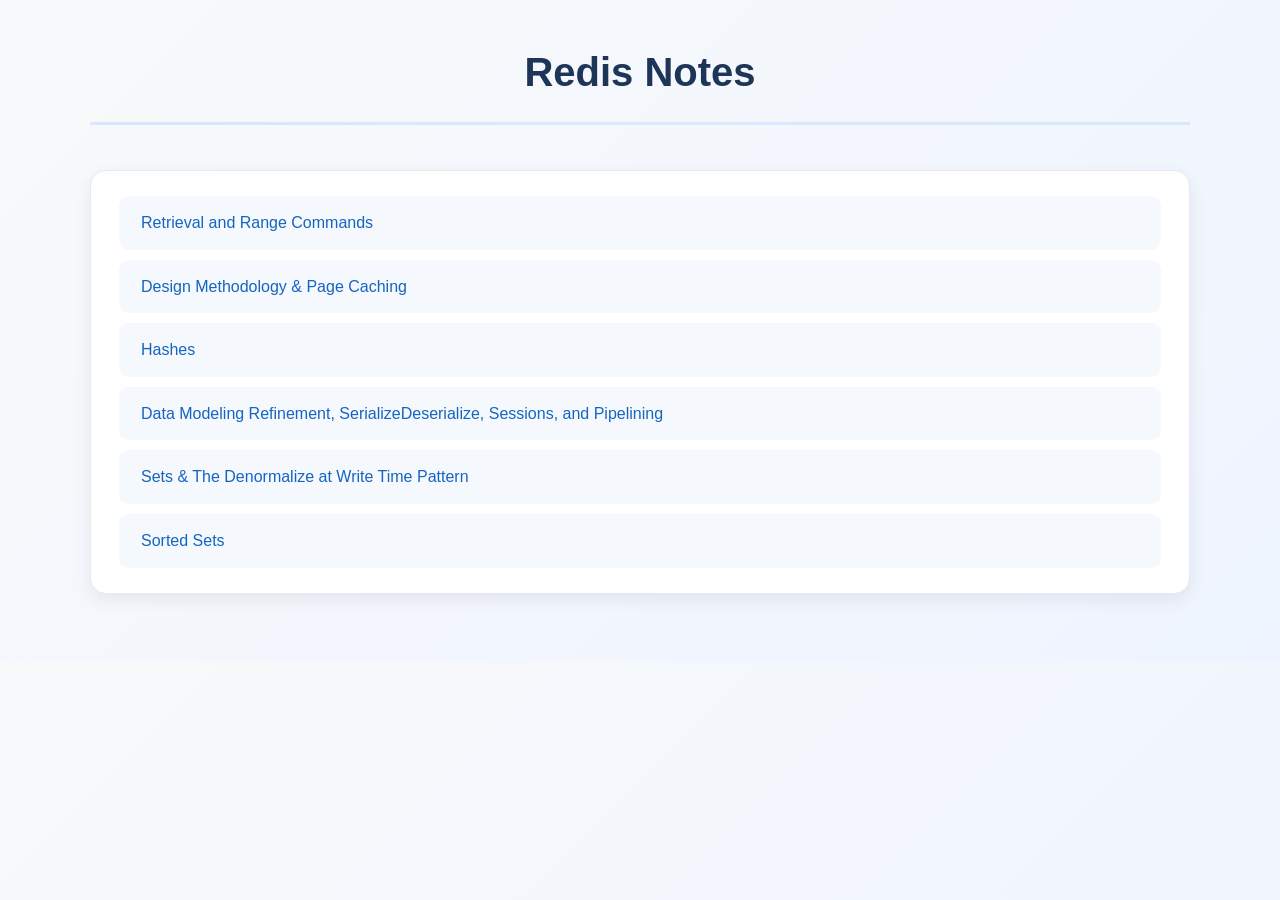
<file: index.html>
<!DOCTYPE html>
<html>
<head>
    <title>Redis Notes</title>
    <link rel="stylesheet" href="assests/style.css">
</head>
<body>

    <h1>Redis Notes</h1>

    <div class="topic">
        <ul class="subtopics">
            <li><a href="Retrieval_and_Range_Commands.html">Retrieval and Range Commands</a></li>
            <li><a href="Design_Methodology_&_Page_Caching.html">Design Methodology & Page Caching</a></li>
            <li><a href="Hashes.html">Hashes</a></li>
            <li><a href="Data Modeling Refinement, SerializeDeserialize, Sessions, and Pipelining.html">Data Modeling Refinement, SerializeDeserialize, Sessions, and Pipelining</a></li>
            <li><a href="Sets & The Denormalize at Write Time Pattern.html">Sets & The Denormalize at Write Time Pattern</a></li>
            <li><a href="Sorted Sets.html">Sorted Sets</a></li>
        </ul>
    </div>
</body>
</html>
</file>
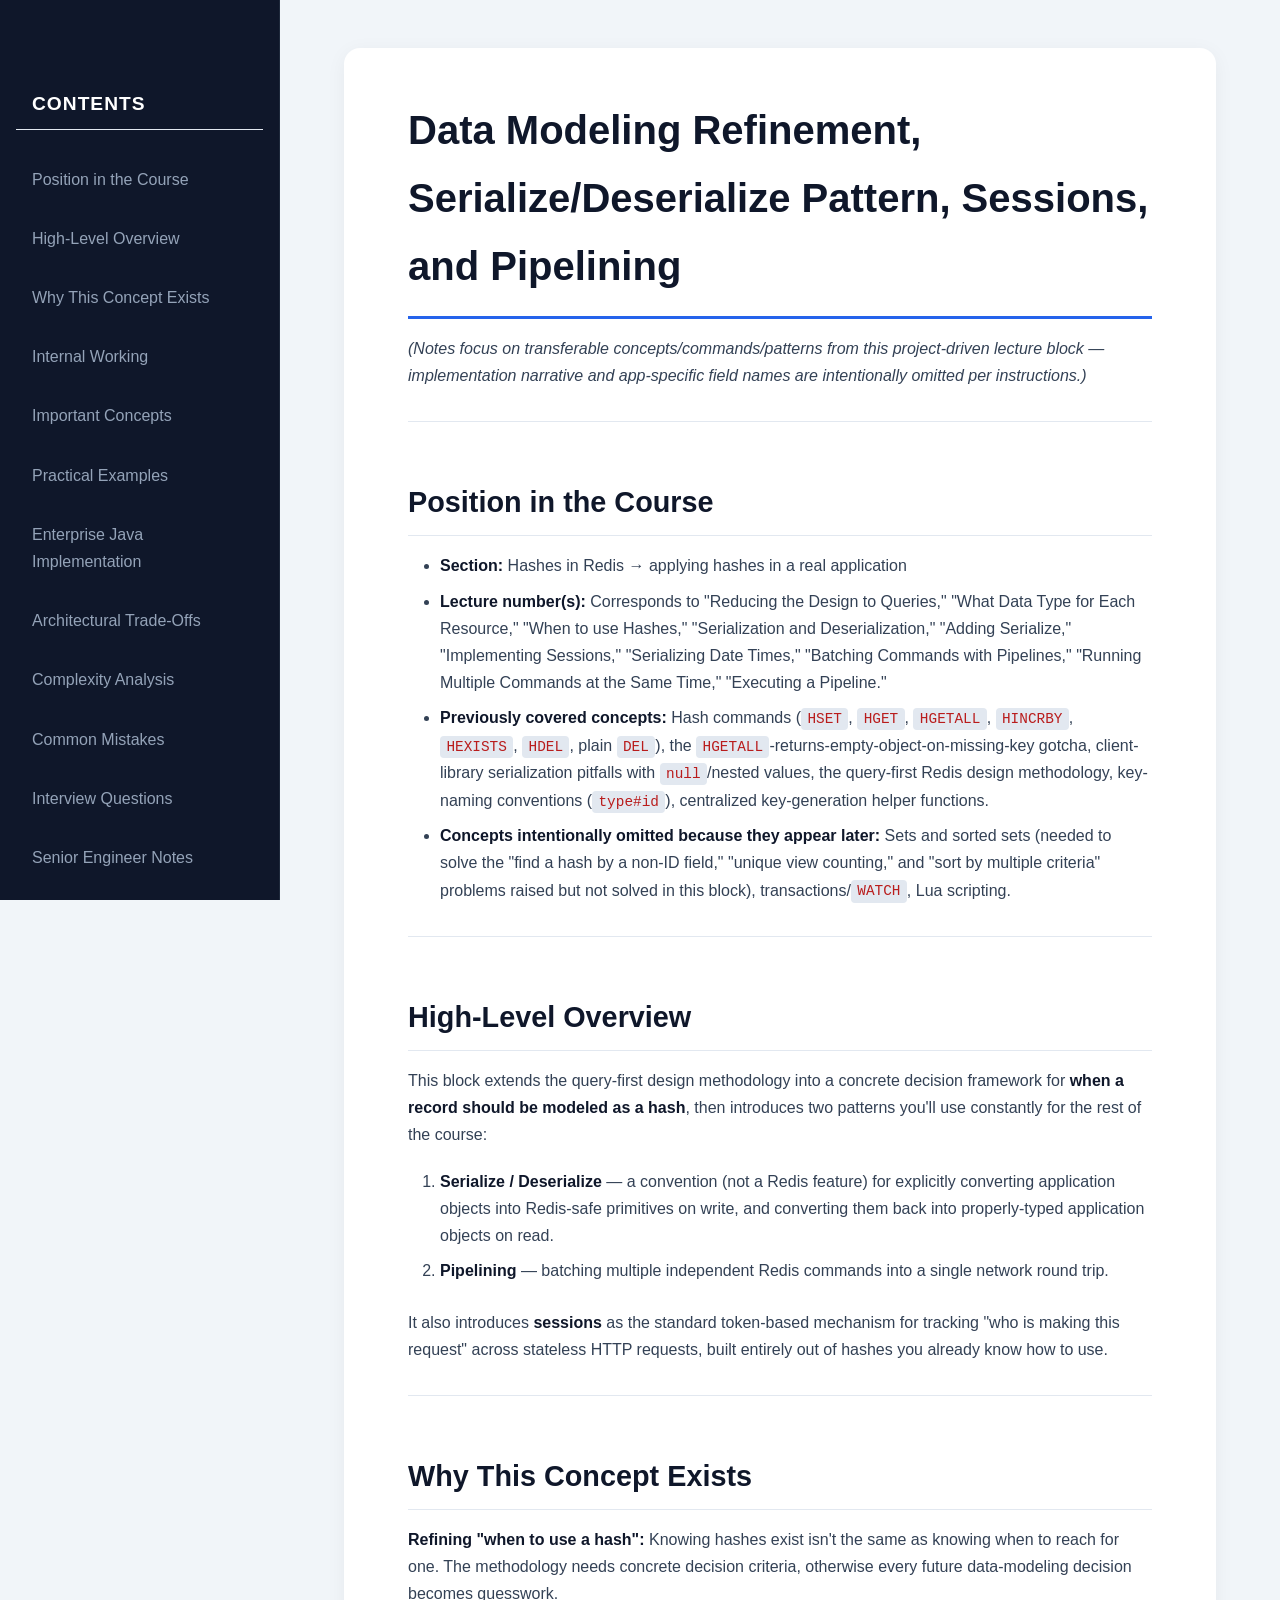
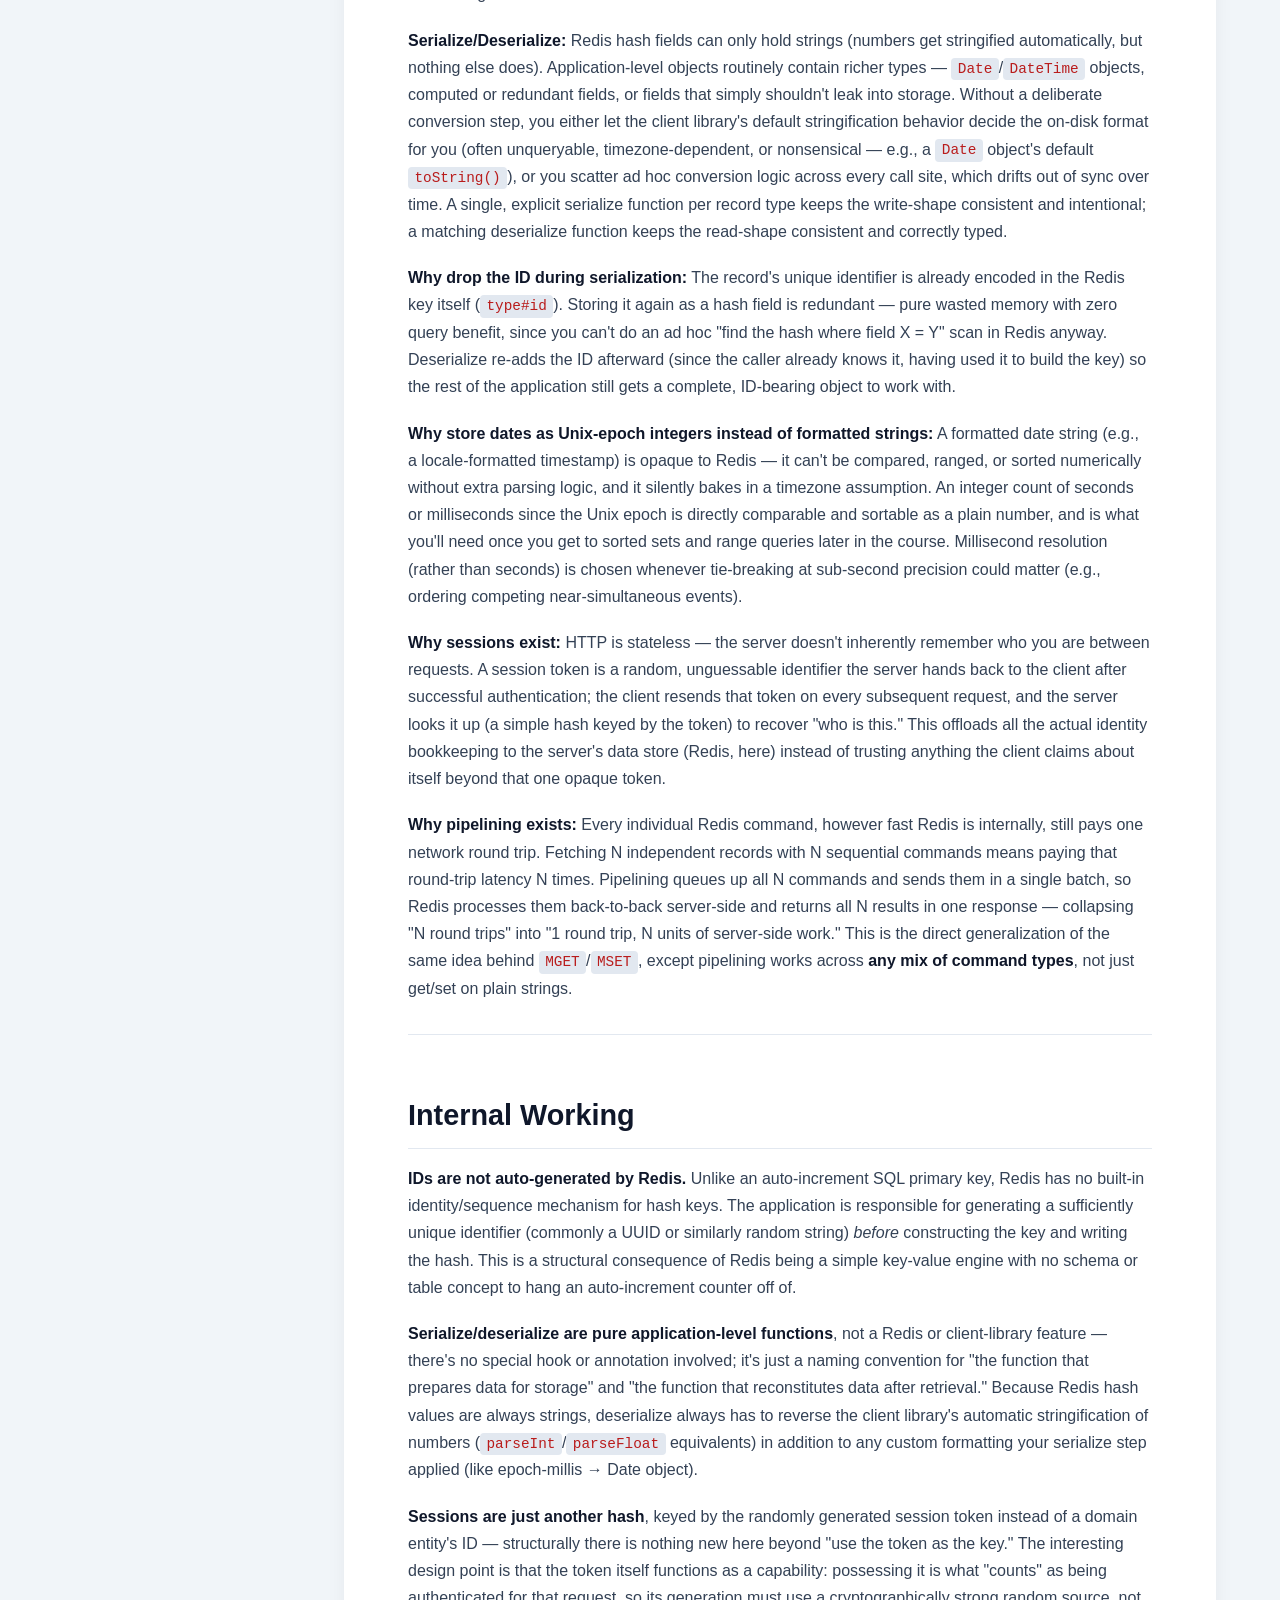
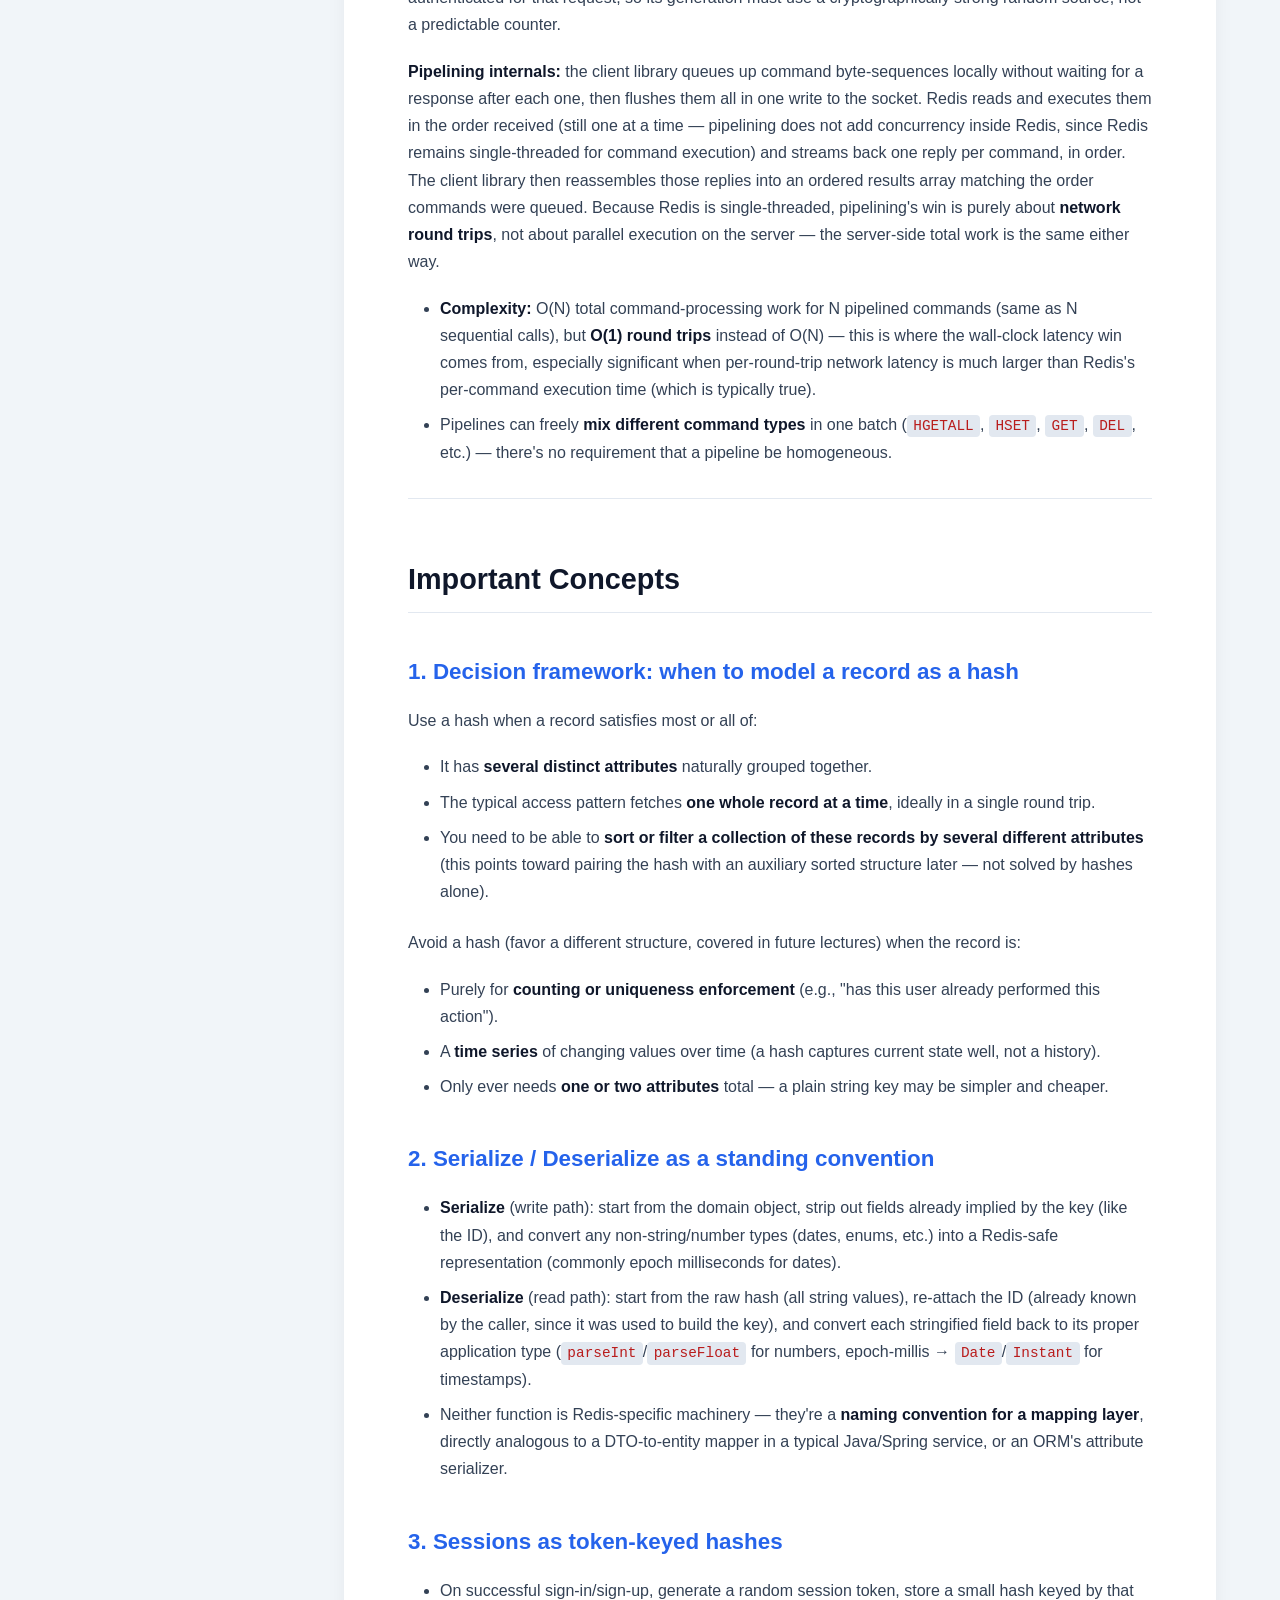
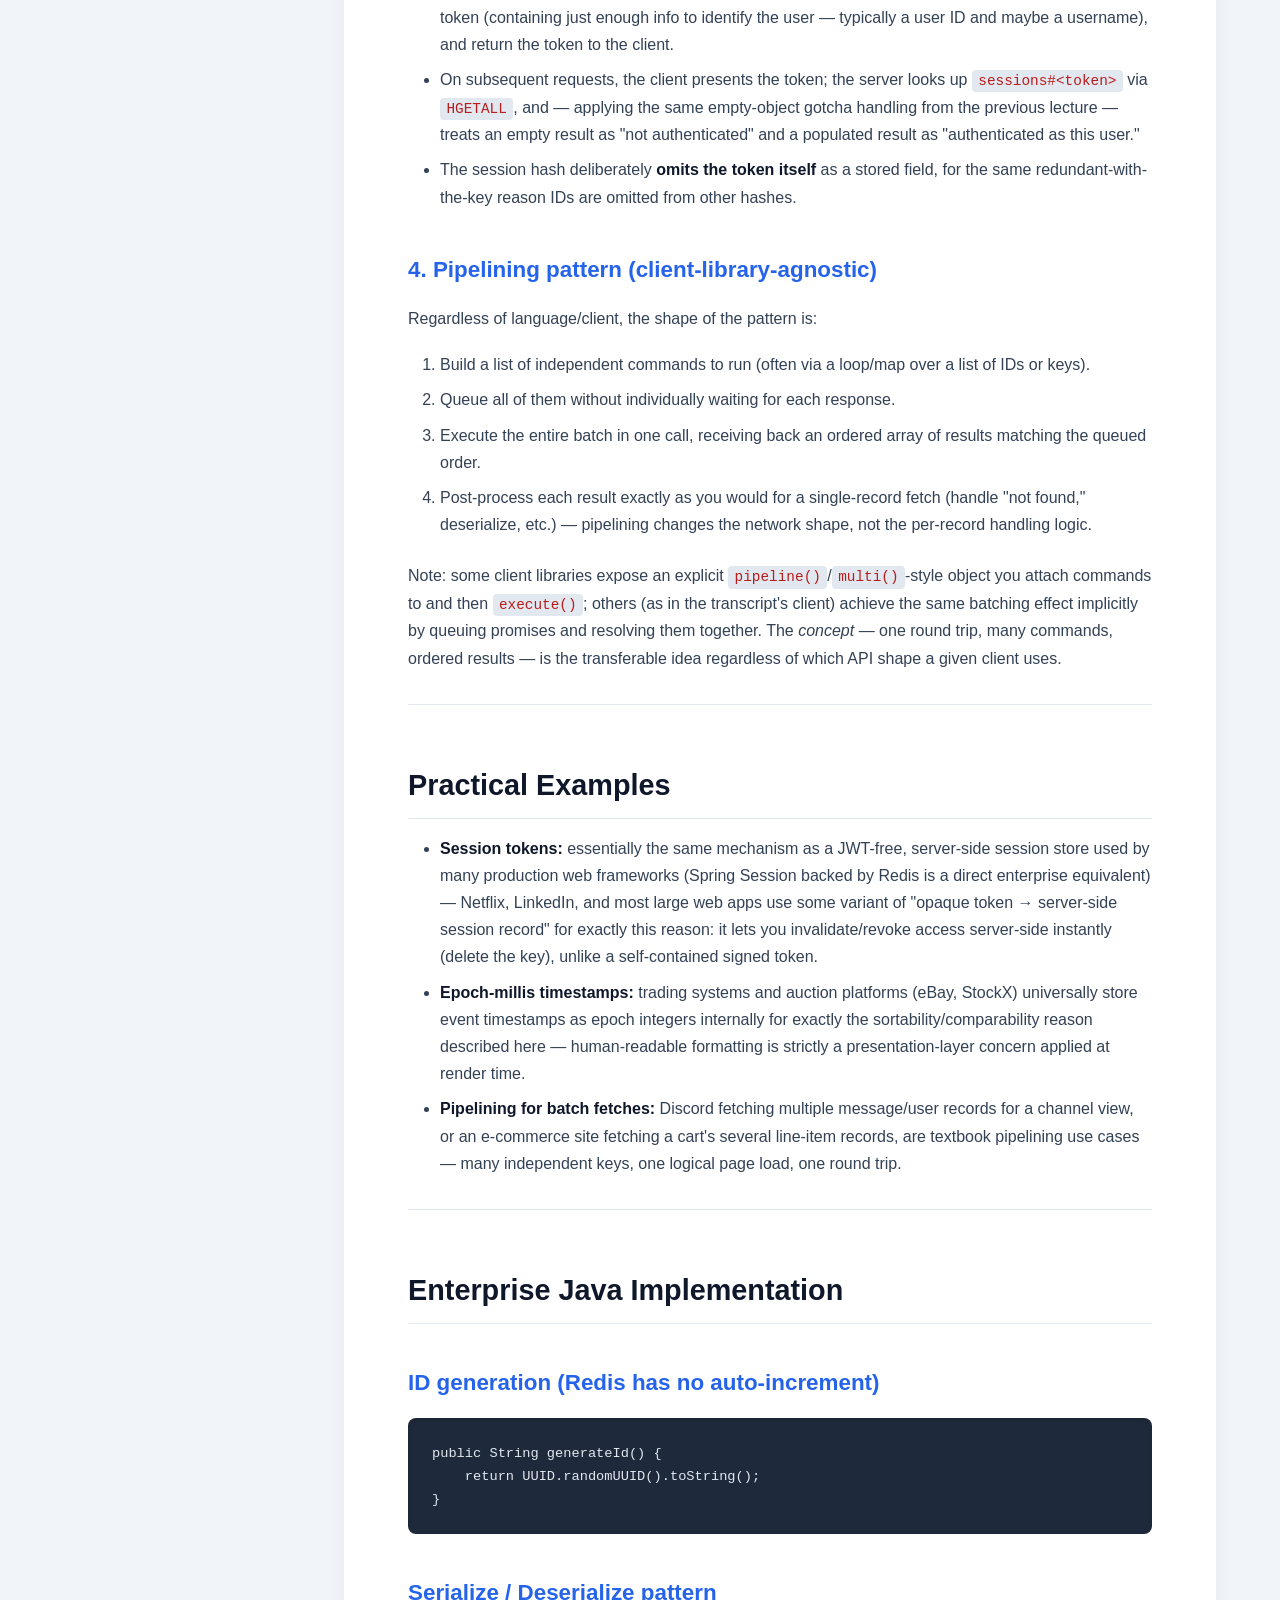
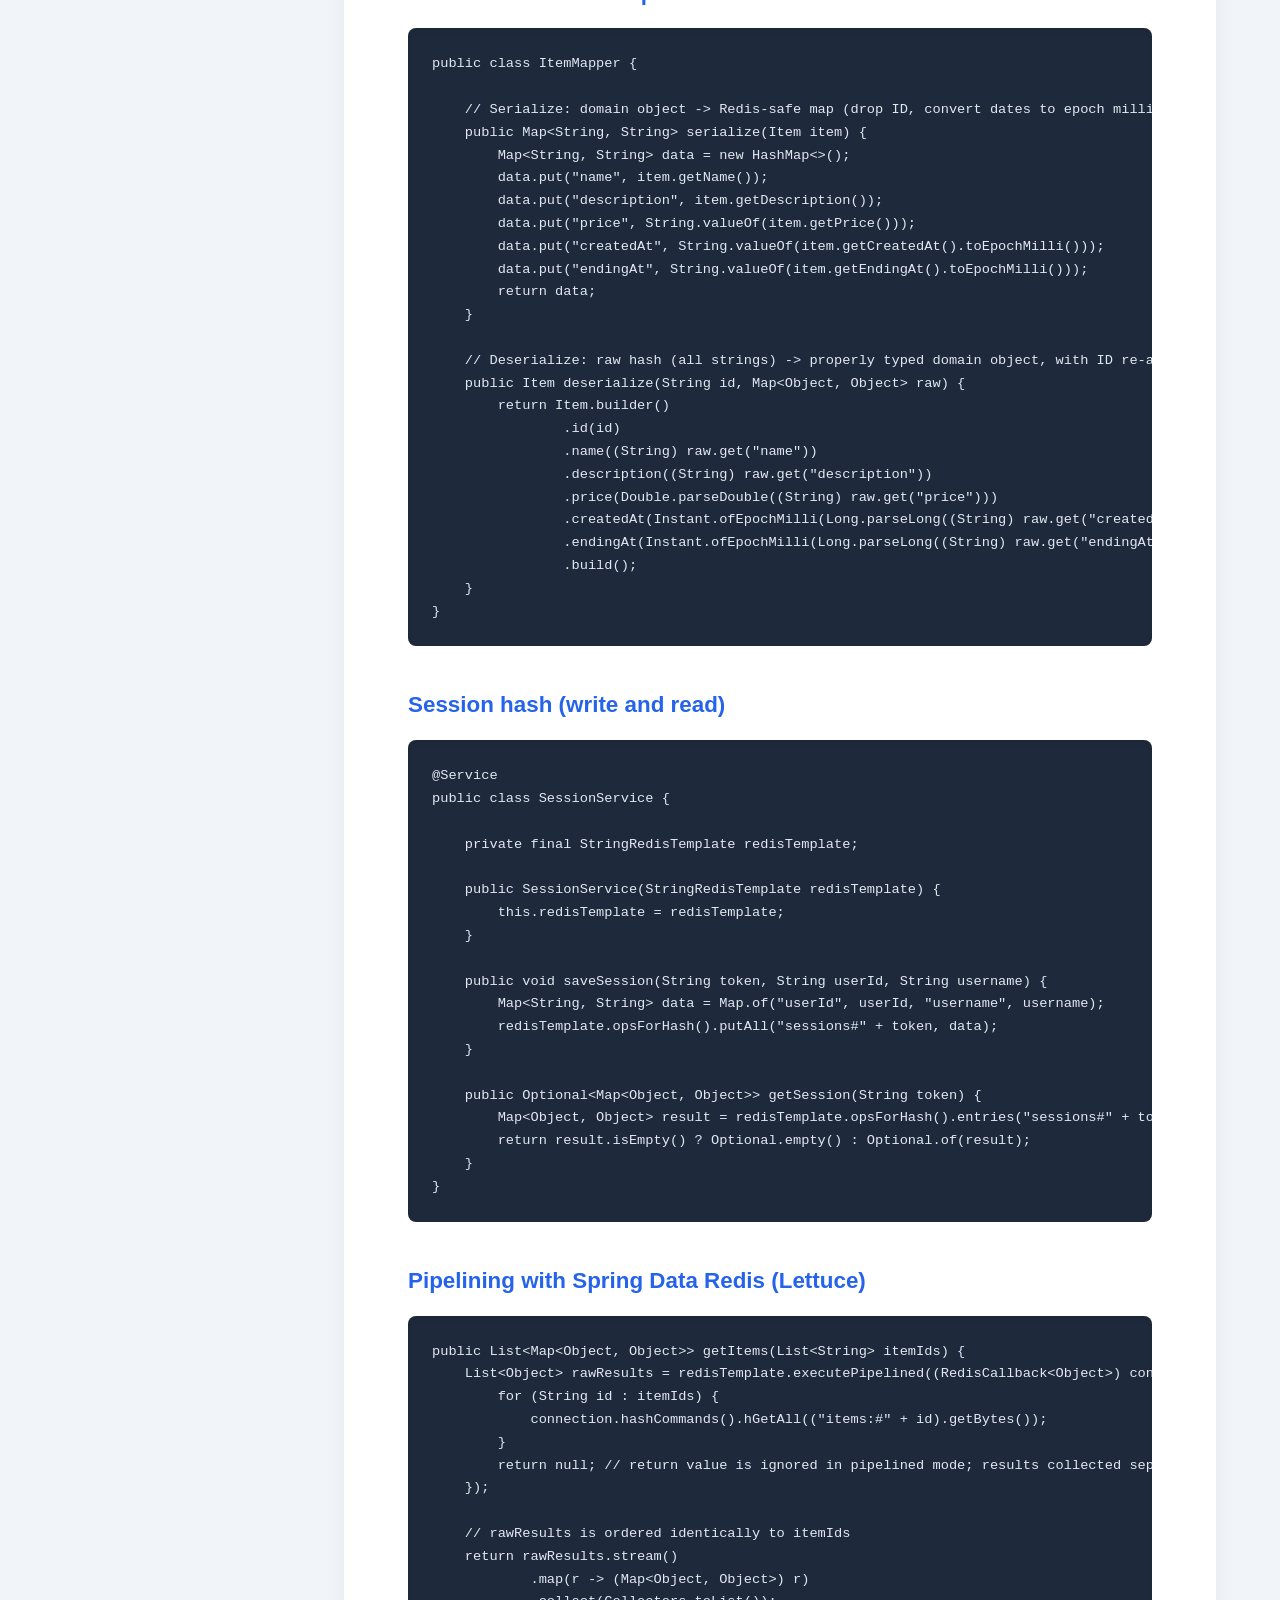
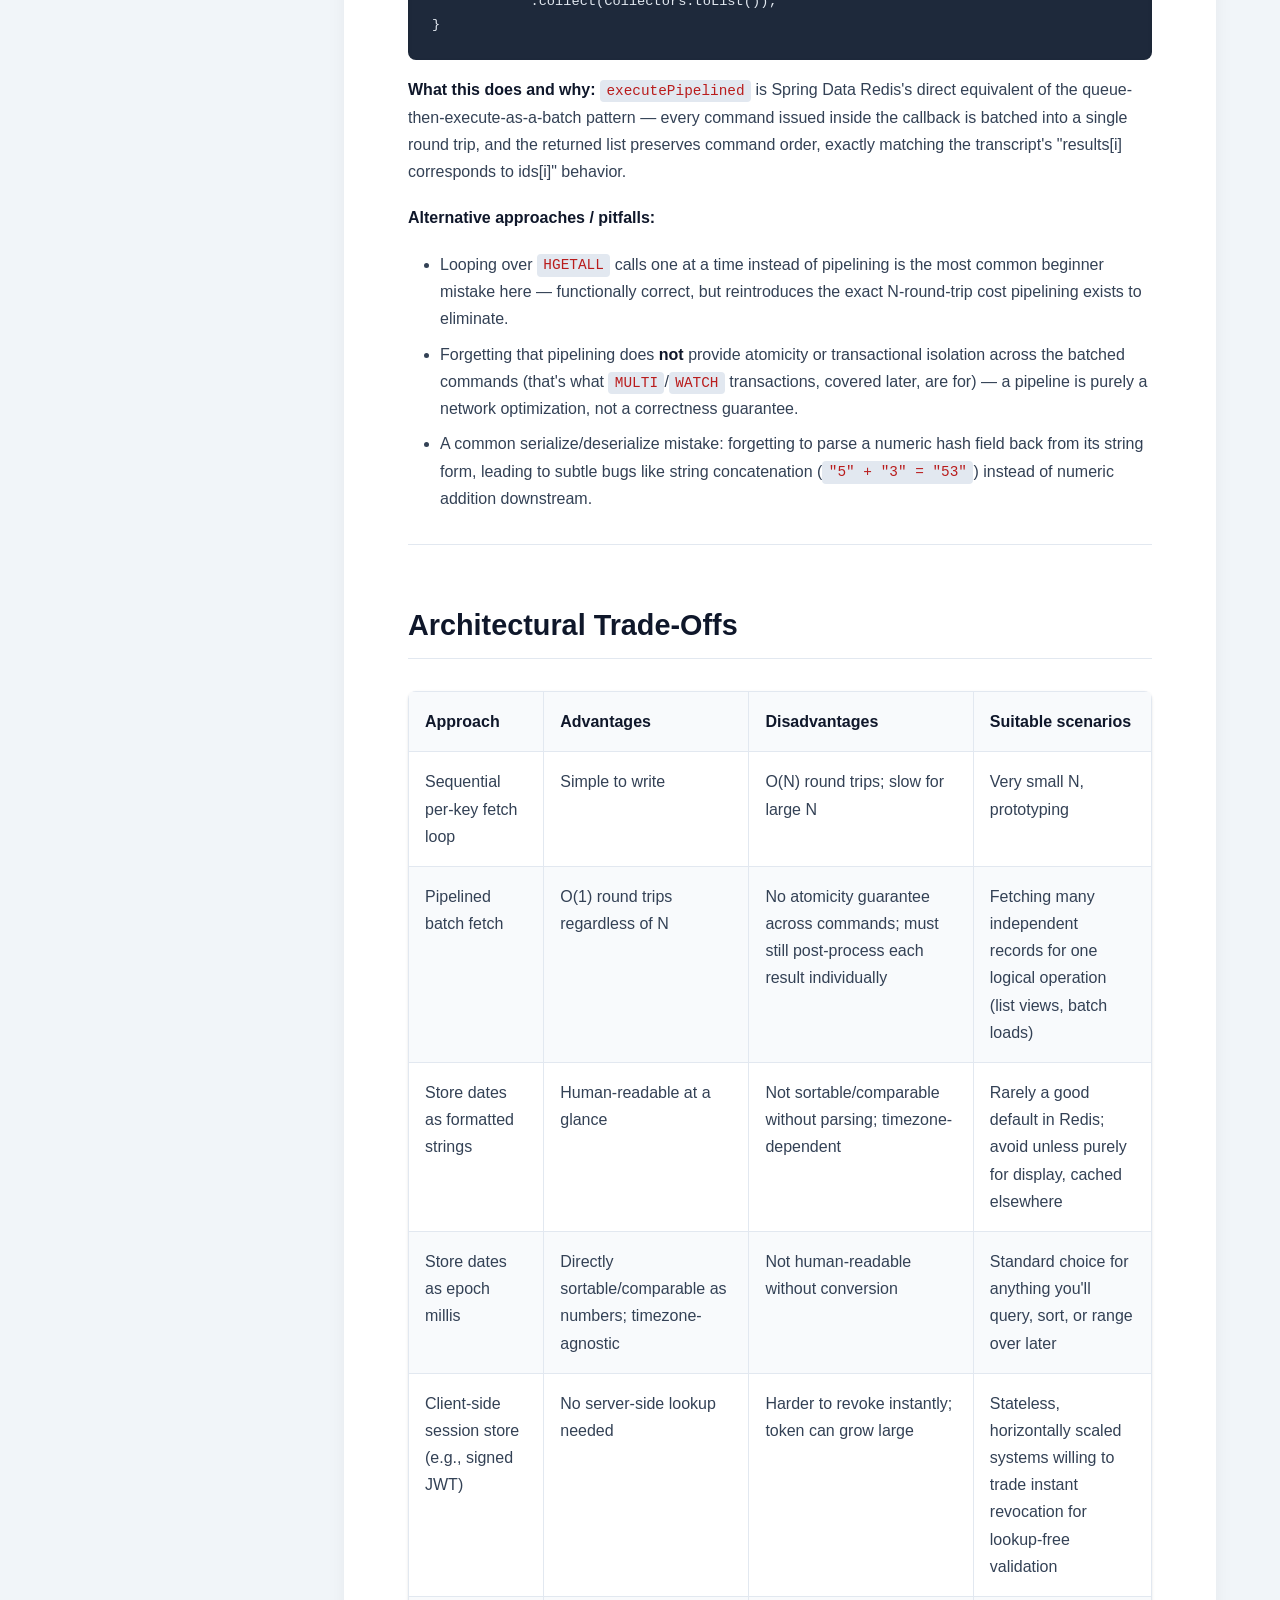
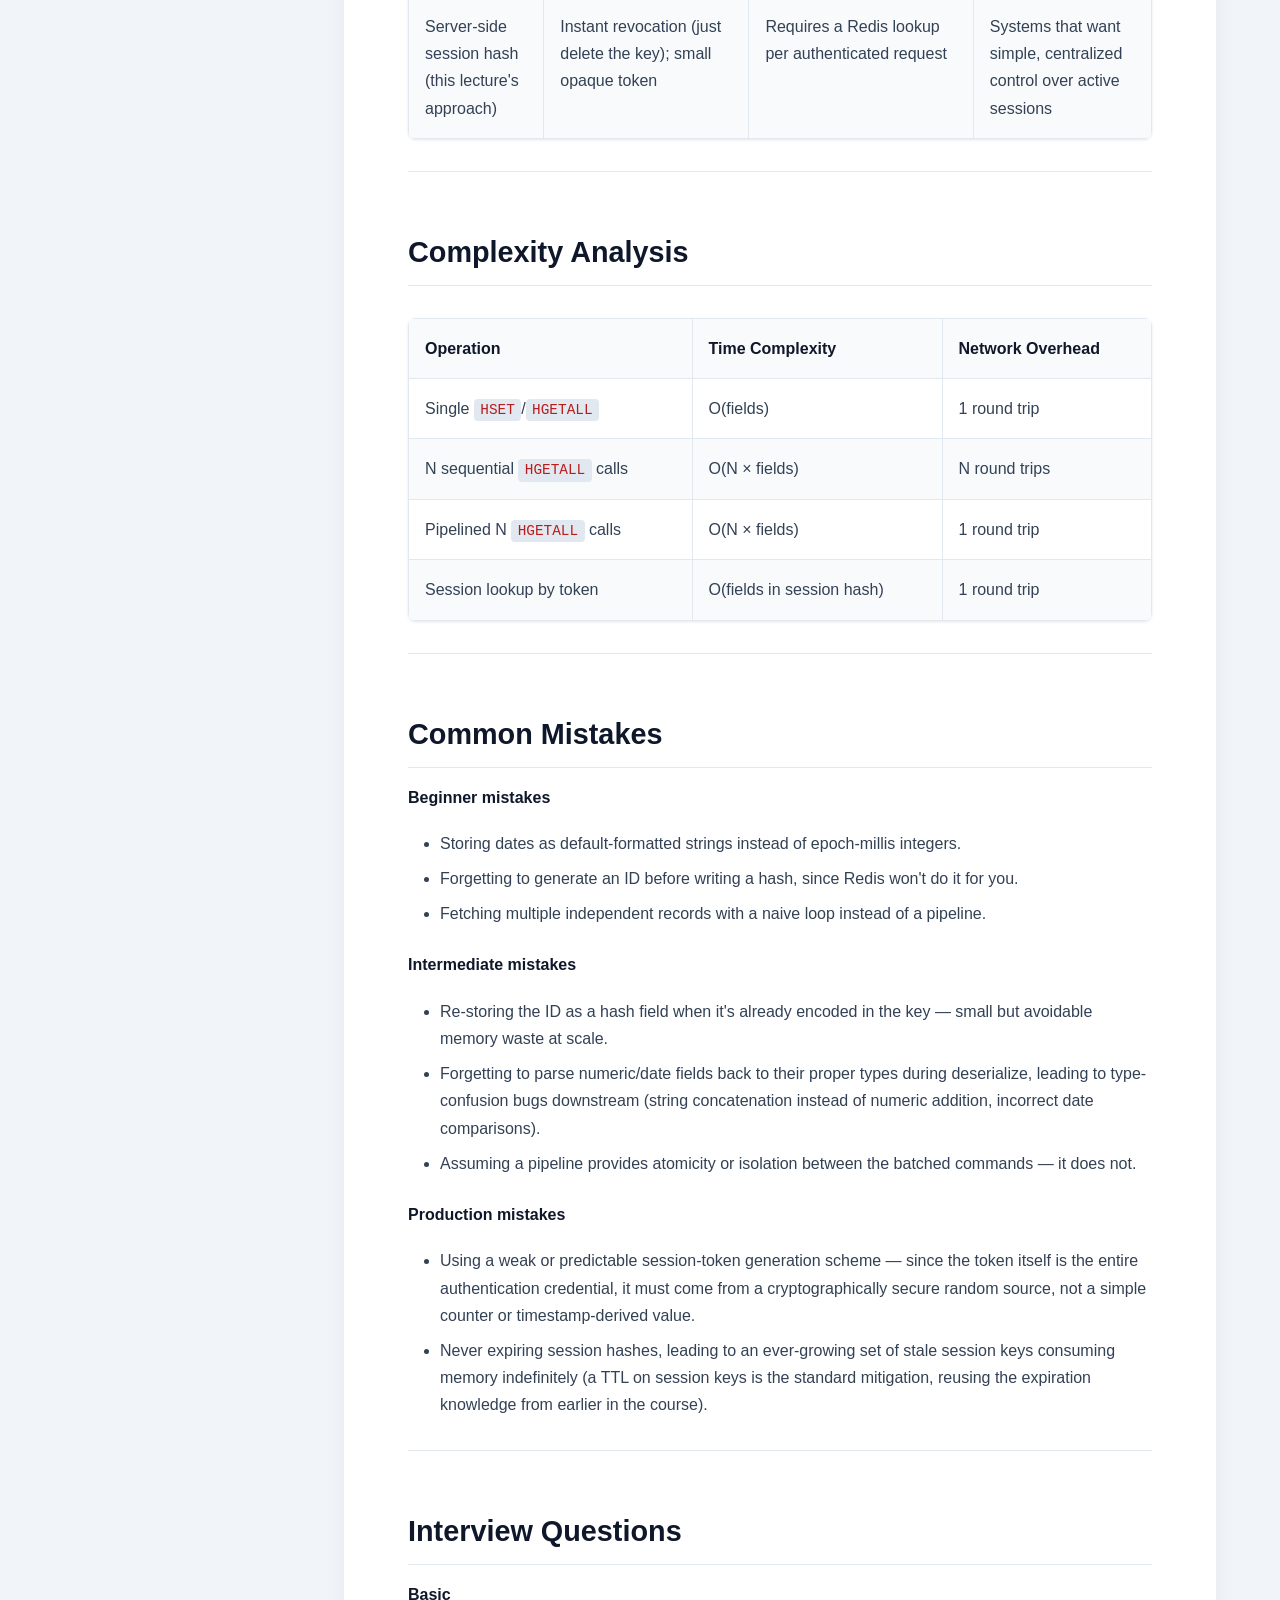
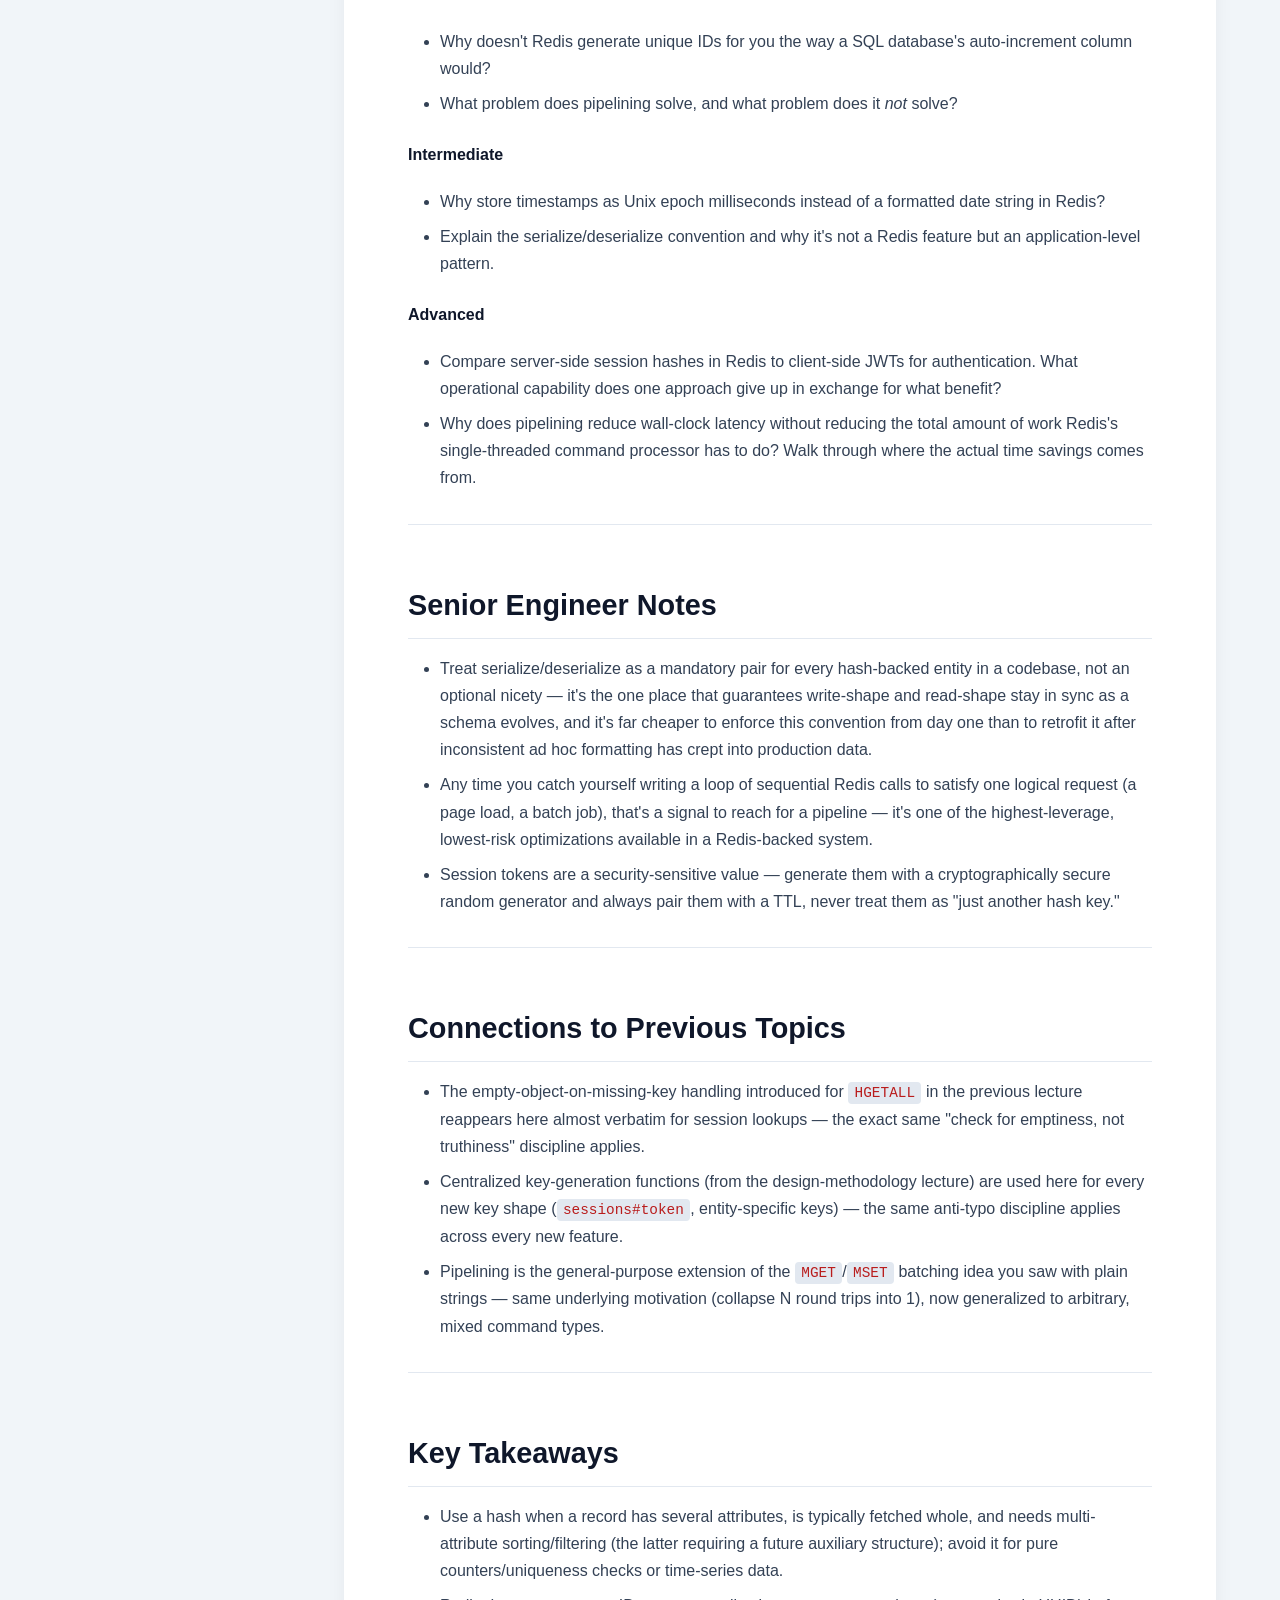
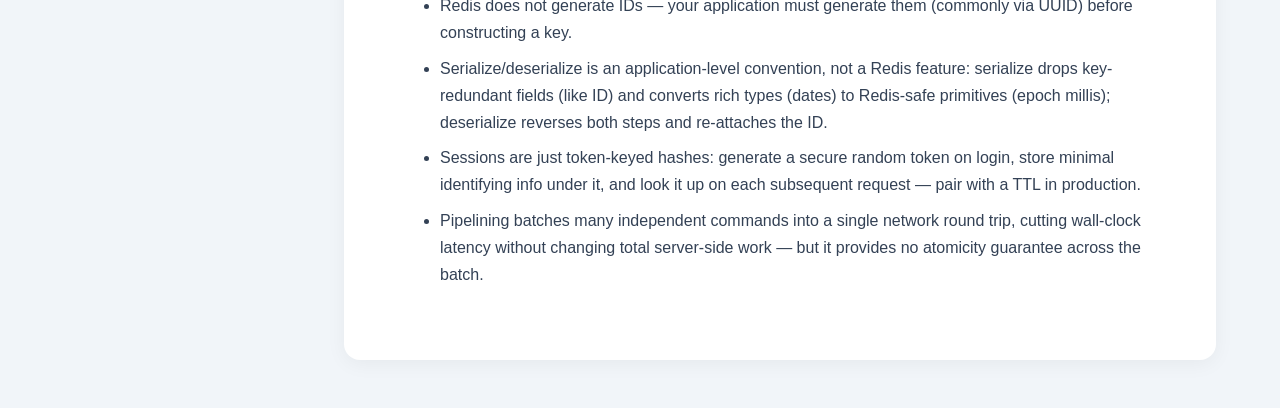
<file: Data Modeling Refinement, SerializeDeserialize, Sessions, and Pipelining.html>
<!DOCTYPE html>
<html lang="en">
<head>
    <meta charset="UTF-8">
    <meta name="viewport" content="width=device-width, initial-scale=1.0">
    <title>Redis: Data Modeling Refinement, Serialize/Deserialize, Sessions, and Pipelining</title>
    <style>
        :root {
            --sidebar-bg: #0f172a;
            --sidebar-hover: #1e293b;
            --sidebar-text: #94a3b8;
            --sidebar-text-hover: #f8fafc;
            --bg-color: #f1f5f9;
            --card-bg: #ffffff;
            --text-main: #334155;
            --heading-color: #0f172a;
            --primary-accent: #2563eb;
            --code-bg: #1e293b;
            --code-text: #e2e8f0;
            --inline-code-bg: #e2e8f0;
            --inline-code-text: #b91c1c;
            --border-color: #e2e8f0;
        }

        html {
            scroll-behavior: smooth;
        }

        body {
            margin: 0;
            padding: 0;
            font-family: 'Inter', -apple-system, BlinkMacSystemFont, "Segoe UI", Roboto, Helvetica, Arial, sans-serif;
            background-color: var(--bg-color);
            color: var(--text-main);
            display: flex;
            line-height: 1.7;
        }

        /* Sidebar Navigation */
        .sidebar {
            width: 280px;
            height: 100vh;
            background-color: var(--sidebar-bg);
            position: fixed;
            top: 0;
            left: 0;
            overflow-y: auto;
            padding: 2rem 1rem;
            box-sizing: border-box;
            border-right: 1px solid #1e293b;
        }

        .sidebar h2 {
            color: #ffffff;
            font-size: 1.2rem;
            margin-bottom: 1.5rem;
            padding-left: 1rem;
            text-transform: uppercase;
            letter-spacing: 1px;
        }

        .sidebar ul {
            list-style: none;
            padding: 0;
            margin: 0;
        }

        .sidebar li {
            margin-bottom: 0.5rem;
        }

        .sidebar a {
            display: block;
            padding: 0.75rem 1rem;
            color: var(--sidebar-text);
            text-decoration: none;
            border-radius: 8px;
            font-weight: 500;
            transition: all 0.2s ease;
        }

        .sidebar a:hover {
            background-color: var(--sidebar-hover);
            color: var(--sidebar-text-hover);
            padding-left: 1.25rem;
        }

        /* Main Content Area */
        .content-wrapper {
            margin-left: 280px;
            padding: 3rem 5%;
            width: calc(100% - 280px);
            box-sizing: border-box;
        }

        .content {
            background: var(--card-bg);
            padding: 3rem 4rem;
            border-radius: 16px;
            box-shadow: 0 4px 20px rgba(0, 0, 0, 0.05);
            max-width: 1000px;
            margin: 0 auto;
        }

        /* Typography */
        h1, h2, h3, h4 {
            color: var(--heading-color);
            margin-top: 2.5rem;
            margin-bottom: 1rem;
            font-weight: 700;
        }

        h1 {
            font-size: 2.5rem;
            margin-top: 0;
            padding-bottom: 1rem;
            border-bottom: 3px solid var(--primary-accent);
        }

        h2 {
            font-size: 1.8rem;
            padding-bottom: 0.5rem;
            border-bottom: 1px solid var(--border-color);
            padding-top: 1rem;
        }

        h3 {
            font-size: 1.4rem;
            color: var(--primary-accent);
        }

        h4 {
            font-size: 1.1rem;
            color: var(--heading-color);
        }

        p {
            margin-bottom: 1.2rem;
        }

        strong {
            color: var(--heading-color);
        }

        /* Code Blocks */
        pre {
            background-color: var(--code-bg);
            color: var(--code-text);
            padding: 1.5rem;
            border-radius: 8px;
            overflow-x: auto;
            font-family: 'Fira Code', 'Courier New', Courier, monospace;
            font-size: 0.95rem;
            line-height: 1.5;
            box-shadow: inset 0 2px 4px rgba(0,0,0,0.1);
        }

        code {
            background-color: var(--inline-code-bg);
            color: var(--inline-code-text);
            padding: 0.2rem 0.4rem;
            border-radius: 4px;
            font-family: 'Fira Code', 'Courier New', Courier, monospace;
            font-size: 0.9em;
        }

        pre code {
            background-color: transparent;
            color: inherit;
            padding: 0;
        }

        /* Tables */
        table {
            width: 100%;
            border-collapse: collapse;
            margin: 2rem 0;
            background-color: #ffffff;
            border-radius: 8px;
            overflow: hidden;
            box-shadow: 0 1px 3px rgba(0,0,0,0.1);
        }

        th, td {
            padding: 1rem;
            text-align: left;
            border: 1px solid var(--border-color);
            vertical-align: top;
        }

        th {
            background-color: #f8fafc;
            color: var(--heading-color);
            font-weight: 600;
        }

        tr:nth-child(even) {
            background-color: #f8fafc;
        }

        /* Lists */
        ul, ol {
            margin-bottom: 1.5rem;
            padding-left: 2rem;
        }

        li {
            margin-bottom: 0.5rem;
        }

        hr {
            border: 0;
            border-top: 1px solid var(--border-color);
            margin: 2rem 0;
        }

        /* Callouts / Highlight Box */
        .highlight-box {
            background-color: #eff6ff;
            border-left: 4px solid var(--primary-accent);
            padding: 1.5rem;
            margin: 1.5rem 0;
            border-radius: 0 8px 8px 0;
        }

        /* Responsive Design */
        @media (max-width: 900px) {
            .sidebar {
                width: 100%;
                height: auto;
                position: relative;
                padding: 1rem;
            }
            .content-wrapper {
                margin-left: 0;
                width: 100%;
                padding: 1rem;
            }
            .content {
                padding: 1.5rem;
            }
            h1 {
                font-size: 2rem;
            }
        }
    </style>
</head>
<body>

    <!-- Vertical Sidebar -->
    <nav class="sidebar">
        <h2>Contents</h2>
        <ul>
            <li><a href="#position">Position in the Course</a></li>
            <li><a href="#overview">High-Level Overview</a></li>
            <li><a href="#why-exists">Why This Concept Exists</a></li>
            <li><a href="#internal-working">Internal Working</a></li>
            <li><a href="#important-concepts">Important Concepts</a></li>
            <li><a href="#practical-examples">Practical Examples</a></li>
            <li><a href="#java-implementation">Enterprise Java Implementation</a></li>
            <li><a href="#trade-offs">Architectural Trade-Offs</a></li>
            <li><a href="#complexity">Complexity Analysis</a></li>
            <li><a href="#mistakes">Common Mistakes</a></li>
            <li><a href="#interview-questions">Interview Questions</a></li>
            <li><a href="#senior-notes">Senior Engineer Notes</a></li>
            <li><a href="#connections">Connections to Previous Topics</a></li>
            <li><a href="#takeaways">Key Takeaways</a></li>
        </ul>
    </nav>

    <!-- Main Content -->
    <main class="content-wrapper">
        <div class="content">

            <div id="intro">
                <h1>Data Modeling Refinement, Serialize/Deserialize Pattern, Sessions, and Pipelining</h1>
                <p><em>(Notes focus on transferable concepts/commands/patterns from this project-driven lecture block — implementation narrative and app-specific field names are intentionally omitted per instructions.)</em></p>
                <hr>
            </div>

            <h2 id="position">Position in the Course</h2>
            <ul>
                <li><strong>Section:</strong> Hashes in Redis → applying hashes in a real application</li>
                <li><strong>Lecture number(s):</strong> Corresponds to "Reducing the Design to Queries," "What Data Type for Each Resource," "When to use Hashes," "Serialization and Deserialization," "Adding Serialize," "Implementing Sessions," "Serializing Date Times," "Batching Commands with Pipelines," "Running Multiple Commands at the Same Time," "Executing a Pipeline."</li>
                <li><strong>Previously covered concepts:</strong> Hash commands (<code>HSET</code>, <code>HGET</code>, <code>HGETALL</code>, <code>HINCRBY</code>, <code>HEXISTS</code>, <code>HDEL</code>, plain <code>DEL</code>), the <code>HGETALL</code>-returns-empty-object-on-missing-key gotcha, client-library serialization pitfalls with <code>null</code>/nested values, the query-first Redis design methodology, key-naming conventions (<code>type#id</code>), centralized key-generation helper functions.</li>
                <li><strong>Concepts intentionally omitted because they appear later:</strong> Sets and sorted sets (needed to solve the "find a hash by a non-ID field," "unique view counting," and "sort by multiple criteria" problems raised but not solved in this block), transactions/<code>WATCH</code>, Lua scripting.</li>
            </ul>

            <hr>

            <h2 id="overview">High-Level Overview</h2>
            <p>This block extends the query-first design methodology into a concrete decision framework for <strong>when a record should be modeled as a hash</strong>, then introduces two patterns you'll use constantly for the rest of the course:</p>

            <ol>
                <li><strong>Serialize / Deserialize</strong> — a convention (not a Redis feature) for explicitly converting application objects into Redis-safe primitives on write, and converting them back into properly-typed application objects on read.</li>
                <li><strong>Pipelining</strong> — batching multiple independent Redis commands into a single network round trip.</li>
            </ol>

            <p>It also introduces <strong>sessions</strong> as the standard token-based mechanism for tracking "who is making this request" across stateless HTTP requests, built entirely out of hashes you already know how to use.</p>

            <hr>

            <h2 id="why-exists">Why This Concept Exists</h2>
            
            <p><strong>Refining "when to use a hash":</strong> Knowing hashes exist isn't the same as knowing when to reach for one. The methodology needs concrete decision criteria, otherwise every future data-modeling decision becomes guesswork.</p>

            <p><strong>Serialize/Deserialize:</strong> Redis hash fields can only hold strings (numbers get stringified automatically, but nothing else does). Application-level objects routinely contain richer types — <code>Date</code>/<code>DateTime</code> objects, computed or redundant fields, or fields that simply shouldn't leak into storage. Without a deliberate conversion step, you either let the client library's default stringification behavior decide the on-disk format for you (often unqueryable, timezone-dependent, or nonsensical — e.g., a <code>Date</code> object's default <code>toString()</code>), or you scatter ad hoc conversion logic across every call site, which drifts out of sync over time. A single, explicit serialize function per record type keeps the write-shape consistent and intentional; a matching deserialize function keeps the read-shape consistent and correctly typed.</p>

            <p><strong>Why drop the ID during serialization:</strong> The record's unique identifier is already encoded in the Redis key itself (<code>type#id</code>). Storing it again as a hash field is redundant — pure wasted memory with zero query benefit, since you can't do an ad hoc "find the hash where field X = Y" scan in Redis anyway. Deserialize re-adds the ID afterward (since the caller already knows it, having used it to build the key) so the rest of the application still gets a complete, ID-bearing object to work with.</p>

            <p><strong>Why store dates as Unix-epoch integers instead of formatted strings:</strong> A formatted date string (e.g., a locale-formatted timestamp) is opaque to Redis — it can't be compared, ranged, or sorted numerically without extra parsing logic, and it silently bakes in a timezone assumption. An integer count of seconds or milliseconds since the Unix epoch is directly comparable and sortable as a plain number, and is what you'll need once you get to sorted sets and range queries later in the course. Millisecond resolution (rather than seconds) is chosen whenever tie-breaking at sub-second precision could matter (e.g., ordering competing near-simultaneous events).</p>

            <p><strong>Why sessions exist:</strong> HTTP is stateless — the server doesn't inherently remember who you are between requests. A session token is a random, unguessable identifier the server hands back to the client after successful authentication; the client resends that token on every subsequent request, and the server looks it up (a simple hash keyed by the token) to recover "who is this." This offloads all the actual identity bookkeeping to the server's data store (Redis, here) instead of trusting anything the client claims about itself beyond that one opaque token.</p>

            <p><strong>Why pipelining exists:</strong> Every individual Redis command, however fast Redis is internally, still pays one network round trip. Fetching N independent records with N sequential commands means paying that round-trip latency N times. Pipelining queues up all N commands and sends them in a single batch, so Redis processes them back-to-back server-side and returns all N results in one response — collapsing "N round trips" into "1 round trip, N units of server-side work." This is the direct generalization of the same idea behind <code>MGET</code>/<code>MSET</code>, except pipelining works across <strong>any mix of command types</strong>, not just get/set on plain strings.</p>

            <hr>

            <h2 id="internal-working">Internal Working</h2>
            
            <p><strong>IDs are not auto-generated by Redis.</strong> Unlike an auto-increment SQL primary key, Redis has no built-in identity/sequence mechanism for hash keys. The application is responsible for generating a sufficiently unique identifier (commonly a UUID or similarly random string) <em>before</em> constructing the key and writing the hash. This is a structural consequence of Redis being a simple key-value engine with no schema or table concept to hang an auto-increment counter off of.</p>

            <p><strong>Serialize/deserialize are pure application-level functions</strong>, not a Redis or client-library feature — there's no special hook or annotation involved; it's just a naming convention for "the function that prepares data for storage" and "the function that reconstitutes data after retrieval." Because Redis hash values are always strings, deserialize always has to reverse the client library's automatic stringification of numbers (<code>parseInt</code>/<code>parseFloat</code> equivalents) in addition to any custom formatting your serialize step applied (like epoch-millis → Date object).</p>

            <p><strong>Sessions are just another hash</strong>, keyed by the randomly generated session token instead of a domain entity's ID — structurally there is nothing new here beyond "use the token as the key." The interesting design point is that the token itself functions as a capability: possessing it is what "counts" as being authenticated for that request, so its generation must use a cryptographically strong random source, not a predictable counter.</p>

            <p><strong>Pipelining internals:</strong> the client library queues up command byte-sequences locally without waiting for a response after each one, then flushes them all in one write to the socket. Redis reads and executes them in the order received (still one at a time — pipelining does not add concurrency inside Redis, since Redis remains single-threaded for command execution) and streams back one reply per command, in order. The client library then reassembles those replies into an ordered results array matching the order commands were queued. Because Redis is single-threaded, pipelining's win is purely about <strong>network round trips</strong>, not about parallel execution on the server — the server-side total work is the same either way.</p>

            <ul>
                <li><strong>Complexity:</strong> O(N) total command-processing work for N pipelined commands (same as N sequential calls), but <strong>O(1) round trips</strong> instead of O(N) — this is where the wall-clock latency win comes from, especially significant when per-round-trip network latency is much larger than Redis's per-command execution time (which is typically true).</li>
                <li>Pipelines can freely <strong>mix different command types</strong> in one batch (<code>HGETALL</code>, <code>HSET</code>, <code>GET</code>, <code>DEL</code>, etc.) — there's no requirement that a pipeline be homogeneous.</li>
            </ul>

            <hr>

            <h2 id="important-concepts">Important Concepts</h2>
            
            <h3>1. Decision framework: when to model a record as a hash</h3>
            <p>Use a hash when a record satisfies most or all of:</p>
            <ul>
                <li>It has <strong>several distinct attributes</strong> naturally grouped together.</li>
                <li>The typical access pattern fetches <strong>one whole record at a time</strong>, ideally in a single round trip.</li>
                <li>You need to be able to <strong>sort or filter a collection of these records by several different attributes</strong> (this points toward pairing the hash with an auxiliary sorted structure later — not solved by hashes alone).</li>
            </ul>

            <p>Avoid a hash (favor a different structure, covered in future lectures) when the record is:</p>
            <ul>
                <li>Purely for <strong>counting or uniqueness enforcement</strong> (e.g., "has this user already performed this action").</li>
                <li>A <strong>time series</strong> of changing values over time (a hash captures current state well, not a history).</li>
                <li>Only ever needs <strong>one or two attributes</strong> total — a plain string key may be simpler and cheaper.</li>
            </ul>

            <h3>2. Serialize / Deserialize as a standing convention</h3>
            <ul>
                <li><strong>Serialize</strong> (write path): start from the domain object, strip out fields already implied by the key (like the ID), and convert any non-string/number types (dates, enums, etc.) into a Redis-safe representation (commonly epoch milliseconds for dates).</li>
                <li><strong>Deserialize</strong> (read path): start from the raw hash (all string values), re-attach the ID (already known by the caller, since it was used to build the key), and convert each stringified field back to its proper application type (<code>parseInt</code>/<code>parseFloat</code> for numbers, epoch-millis → <code>Date</code>/<code>Instant</code> for timestamps).</li>
                <li>Neither function is Redis-specific machinery — they're a <strong>naming convention for a mapping layer</strong>, directly analogous to a DTO-to-entity mapper in a typical Java/Spring service, or an ORM's attribute serializer.</li>
            </ul>

            <h3>3. Sessions as token-keyed hashes</h3>
            <ul>
                <li>On successful sign-in/sign-up, generate a random session token, store a small hash keyed by that token (containing just enough info to identify the user — typically a user ID and maybe a username), and return the token to the client.</li>
                <li>On subsequent requests, the client presents the token; the server looks up <code>sessions#&lt;token&gt;</code> via <code>HGETALL</code>, and — applying the same empty-object gotcha handling from the previous lecture — treats an empty result as "not authenticated" and a populated result as "authenticated as this user."</li>
                <li>The session hash deliberately <strong>omits the token itself</strong> as a stored field, for the same redundant-with-the-key reason IDs are omitted from other hashes.</li>
            </ul>

            <h3>4. Pipelining pattern (client-library-agnostic)</h3>
            <p>Regardless of language/client, the shape of the pattern is:</p>
            <ol>
                <li>Build a list of independent commands to run (often via a loop/map over a list of IDs or keys).</li>
                <li>Queue all of them without individually waiting for each response.</li>
                <li>Execute the entire batch in one call, receiving back an ordered array of results matching the queued order.</li>
                <li>Post-process each result exactly as you would for a single-record fetch (handle "not found," deserialize, etc.) — pipelining changes the network shape, not the per-record handling logic.</li>
            </ol>
            <p>Note: some client libraries expose an explicit <code>pipeline()</code>/<code>multi()</code>-style object you attach commands to and then <code>execute()</code>; others (as in the transcript's client) achieve the same batching effect implicitly by queuing promises and resolving them together. The <em>concept</em> — one round trip, many commands, ordered results — is the transferable idea regardless of which API shape a given client uses.</p>

            <hr>

            <h2 id="practical-examples">Practical Examples</h2>
            <ul>
                <li><strong>Session tokens:</strong> essentially the same mechanism as a JWT-free, server-side session store used by many production web frameworks (Spring Session backed by Redis is a direct enterprise equivalent) — Netflix, LinkedIn, and most large web apps use some variant of "opaque token → server-side session record" for exactly this reason: it lets you invalidate/revoke access server-side instantly (delete the key), unlike a self-contained signed token.</li>
                <li><strong>Epoch-millis timestamps:</strong> trading systems and auction platforms (eBay, StockX) universally store event timestamps as epoch integers internally for exactly the sortability/comparability reason described here — human-readable formatting is strictly a presentation-layer concern applied at render time.</li>
                <li><strong>Pipelining for batch fetches:</strong> Discord fetching multiple message/user records for a channel view, or an e-commerce site fetching a cart's several line-item records, are textbook pipelining use cases — many independent keys, one logical page load, one round trip.</li>
            </ul>

            <hr>

            <h2 id="java-implementation">Enterprise Java Implementation</h2>

            <h3>ID generation (Redis has no auto-increment)</h3>
<pre><code>public String generateId() {
    return UUID.randomUUID().toString();
}</code></pre>

            <h3>Serialize / Deserialize pattern</h3>
<pre><code>public class ItemMapper {

    // Serialize: domain object -&gt; Redis-safe map (drop ID, convert dates to epoch millis)
    public Map&lt;String, String&gt; serialize(Item item) {
        Map&lt;String, String&gt; data = new HashMap&lt;&gt;();
        data.put("name", item.getName());
        data.put("description", item.getDescription());
        data.put("price", String.valueOf(item.getPrice()));
        data.put("createdAt", String.valueOf(item.getCreatedAt().toEpochMilli()));
        data.put("endingAt", String.valueOf(item.getEndingAt().toEpochMilli()));
        return data;
    }

    // Deserialize: raw hash (all strings) -&gt; properly typed domain object, with ID re-attached
    public Item deserialize(String id, Map&lt;Object, Object&gt; raw) {
        return Item.builder()
                .id(id)
                .name((String) raw.get("name"))
                .description((String) raw.get("description"))
                .price(Double.parseDouble((String) raw.get("price")))
                .createdAt(Instant.ofEpochMilli(Long.parseLong((String) raw.get("createdAt"))))
                .endingAt(Instant.ofEpochMilli(Long.parseLong((String) raw.get("endingAt"))))
                .build();
    }
}</code></pre>

            <h3>Session hash (write and read)</h3>
<pre><code>@Service
public class SessionService {

    private final StringRedisTemplate redisTemplate;

    public SessionService(StringRedisTemplate redisTemplate) {
        this.redisTemplate = redisTemplate;
    }

    public void saveSession(String token, String userId, String username) {
        Map&lt;String, String&gt; data = Map.of("userId", userId, "username", username);
        redisTemplate.opsForHash().putAll("sessions#" + token, data);
    }

    public Optional&lt;Map&lt;Object, Object&gt;&gt; getSession(String token) {
        Map&lt;Object, Object&gt; result = redisTemplate.opsForHash().entries("sessions#" + token);
        return result.isEmpty() ? Optional.empty() : Optional.of(result);
    }
}</code></pre>

            <h3>Pipelining with Spring Data Redis (Lettuce)</h3>
<pre><code>public List&lt;Map&lt;Object, Object&gt;&gt; getItems(List&lt;String&gt; itemIds) {
    List&lt;Object&gt; rawResults = redisTemplate.executePipelined((RedisCallback&lt;Object&gt;) connection -&gt; {
        for (String id : itemIds) {
            connection.hashCommands().hGetAll(("items:#" + id).getBytes());
        }
        return null; // return value is ignored in pipelined mode; results collected separately
    });

    // rawResults is ordered identically to itemIds
    return rawResults.stream()
            .map(r -&gt; (Map&lt;Object, Object&gt;) r)
            .collect(Collectors.toList());
}</code></pre>

            <p><strong>What this does and why:</strong> <code>executePipelined</code> is Spring Data Redis's direct equivalent of the queue-then-execute-as-a-batch pattern — every command issued inside the callback is batched into a single round trip, and the returned list preserves command order, exactly matching the transcript's "results[i] corresponds to ids[i]" behavior.</p>

            <p><strong>Alternative approaches / pitfalls:</strong></p>
            <ul>
                <li>Looping over <code>HGETALL</code> calls one at a time instead of pipelining is the most common beginner mistake here — functionally correct, but reintroduces the exact N-round-trip cost pipelining exists to eliminate.</li>
                <li>Forgetting that pipelining does <strong>not</strong> provide atomicity or transactional isolation across the batched commands (that's what <code>MULTI</code>/<code>WATCH</code> transactions, covered later, are for) — a pipeline is purely a network optimization, not a correctness guarantee.</li>
                <li>A common serialize/deserialize mistake: forgetting to parse a numeric hash field back from its string form, leading to subtle bugs like string concatenation (<code>"5" + "3" = "53"</code>) instead of numeric addition downstream.</li>
            </ul>

            <hr>

            <h2 id="trade-offs">Architectural Trade-Offs</h2>

            <table>
                <thead>
                    <tr>
                        <th>Approach</th>
                        <th>Advantages</th>
                        <th>Disadvantages</th>
                        <th>Suitable scenarios</th>
                    </tr>
                </thead>
                <tbody>
                    <tr>
                        <td>Sequential per-key fetch loop</td>
                        <td>Simple to write</td>
                        <td>O(N) round trips; slow for large N</td>
                        <td>Very small N, prototyping</td>
                    </tr>
                    <tr>
                        <td>Pipelined batch fetch</td>
                        <td>O(1) round trips regardless of N</td>
                        <td>No atomicity guarantee across commands; must still post-process each result individually</td>
                        <td>Fetching many independent records for one logical operation (list views, batch loads)</td>
                    </tr>
                    <tr>
                        <td>Store dates as formatted strings</td>
                        <td>Human-readable at a glance</td>
                        <td>Not sortable/comparable without parsing; timezone-dependent</td>
                        <td>Rarely a good default in Redis; avoid unless purely for display, cached elsewhere</td>
                    </tr>
                    <tr>
                        <td>Store dates as epoch millis</td>
                        <td>Directly sortable/comparable as numbers; timezone-agnostic</td>
                        <td>Not human-readable without conversion</td>
                        <td>Standard choice for anything you'll query, sort, or range over later</td>
                    </tr>
                    <tr>
                        <td>Client-side session store (e.g., signed JWT)</td>
                        <td>No server-side lookup needed</td>
                        <td>Harder to revoke instantly; token can grow large</td>
                        <td>Stateless, horizontally scaled systems willing to trade instant revocation for lookup-free validation</td>
                    </tr>
                    <tr>
                        <td>Server-side session hash (this lecture's approach)</td>
                        <td>Instant revocation (just delete the key); small opaque token</td>
                        <td>Requires a Redis lookup per authenticated request</td>
                        <td>Systems that want simple, centralized control over active sessions</td>
                    </tr>
                </tbody>
            </table>

            <hr>

            <h2 id="complexity">Complexity Analysis</h2>

            <table>
                <thead>
                    <tr>
                        <th>Operation</th>
                        <th>Time Complexity</th>
                        <th>Network Overhead</th>
                    </tr>
                </thead>
                <tbody>
                    <tr>
                        <td>Single <code>HSET</code>/<code>HGETALL</code></td>
                        <td>O(fields)</td>
                        <td>1 round trip</td>
                    </tr>
                    <tr>
                        <td>N sequential <code>HGETALL</code> calls</td>
                        <td>O(N × fields)</td>
                        <td>N round trips</td>
                    </tr>
                    <tr>
                        <td>Pipelined N <code>HGETALL</code> calls</td>
                        <td>O(N × fields)</td>
                        <td>1 round trip</td>
                    </tr>
                    <tr>
                        <td>Session lookup by token</td>
                        <td>O(fields in session hash)</td>
                        <td>1 round trip</td>
                    </tr>
                </tbody>
            </table>

            <hr>

            <h2 id="mistakes">Common Mistakes</h2>
            
            <p><strong>Beginner mistakes</strong></p>
            <ul>
                <li>Storing dates as default-formatted strings instead of epoch-millis integers.</li>
                <li>Forgetting to generate an ID before writing a hash, since Redis won't do it for you.</li>
                <li>Fetching multiple independent records with a naive loop instead of a pipeline.</li>
            </ul>

            <p><strong>Intermediate mistakes</strong></p>
            <ul>
                <li>Re-storing the ID as a hash field when it's already encoded in the key — small but avoidable memory waste at scale.</li>
                <li>Forgetting to parse numeric/date fields back to their proper types during deserialize, leading to type-confusion bugs downstream (string concatenation instead of numeric addition, incorrect date comparisons).</li>
                <li>Assuming a pipeline provides atomicity or isolation between the batched commands — it does not.</li>
            </ul>

            <p><strong>Production mistakes</strong></p>
            <ul>
                <li>Using a weak or predictable session-token generation scheme — since the token itself is the entire authentication credential, it must come from a cryptographically secure random source, not a simple counter or timestamp-derived value.</li>
                <li>Never expiring session hashes, leading to an ever-growing set of stale session keys consuming memory indefinitely (a TTL on session keys is the standard mitigation, reusing the expiration knowledge from earlier in the course).</li>
            </ul>

            <hr>

            <h2 id="interview-questions">Interview Questions</h2>
            
            <p><strong>Basic</strong></p>
            <ul>
                <li>Why doesn't Redis generate unique IDs for you the way a SQL database's auto-increment column would?</li>
                <li>What problem does pipelining solve, and what problem does it <em>not</em> solve?</li>
            </ul>

            <p><strong>Intermediate</strong></p>
            <ul>
                <li>Why store timestamps as Unix epoch milliseconds instead of a formatted date string in Redis?</li>
                <li>Explain the serialize/deserialize convention and why it's not a Redis feature but an application-level pattern.</li>
            </ul>

            <p><strong>Advanced</strong></p>
            <ul>
                <li>Compare server-side session hashes in Redis to client-side JWTs for authentication. What operational capability does one approach give up in exchange for what benefit?</li>
                <li>Why does pipelining reduce wall-clock latency without reducing the total amount of work Redis's single-threaded command processor has to do? Walk through where the actual time savings comes from.</li>
            </ul>

            <hr>

            <h2 id="senior-notes">Senior Engineer Notes</h2>
            <ul>
                <li>Treat serialize/deserialize as a mandatory pair for every hash-backed entity in a codebase, not an optional nicety — it's the one place that guarantees write-shape and read-shape stay in sync as a schema evolves, and it's far cheaper to enforce this convention from day one than to retrofit it after inconsistent ad hoc formatting has crept into production data.</li>
                <li>Any time you catch yourself writing a loop of sequential Redis calls to satisfy one logical request (a page load, a batch job), that's a signal to reach for a pipeline — it's one of the highest-leverage, lowest-risk optimizations available in a Redis-backed system.</li>
                <li>Session tokens are a security-sensitive value — generate them with a cryptographically secure random generator and always pair them with a TTL, never treat them as "just another hash key."</li>
            </ul>

            <hr>

            <h2 id="connections">Connections to Previous Topics</h2>
            <ul>
                <li>The empty-object-on-missing-key handling introduced for <code>HGETALL</code> in the previous lecture reappears here almost verbatim for session lookups — the exact same "check for emptiness, not truthiness" discipline applies.</li>
                <li>Centralized key-generation functions (from the design-methodology lecture) are used here for every new key shape (<code>sessions#token</code>, entity-specific keys) — the same anti-typo discipline applies across every new feature.</li>
                <li>Pipelining is the general-purpose extension of the <code>MGET</code>/<code>MSET</code> batching idea you saw with plain strings — same underlying motivation (collapse N round trips into 1), now generalized to arbitrary, mixed command types.</li>
            </ul>

            <hr>

            <h2 id="takeaways">Key Takeaways</h2>
            <ul>
                <li>Use a hash when a record has several attributes, is typically fetched whole, and needs multi-attribute sorting/filtering (the latter requiring a future auxiliary structure); avoid it for pure counters/uniqueness checks or time-series data.</li>
                <li>Redis does not generate IDs — your application must generate them (commonly via UUID) before constructing a key.</li>
                <li>Serialize/deserialize is an application-level convention, not a Redis feature: serialize drops key-redundant fields (like ID) and converts rich types (dates) to Redis-safe primitives (epoch millis); deserialize reverses both steps and re-attaches the ID.</li>
                <li>Sessions are just token-keyed hashes: generate a secure random token on login, store minimal identifying info under it, and look it up on each subsequent request — pair with a TTL in production.</li>
                <li>Pipelining batches many independent commands into a single network round trip, cutting wall-clock latency without changing total server-side work — but it provides no atomicity guarantee across the batch.</li>
            </ul>
        </div>
    </main>

</body>
</html>
</file>
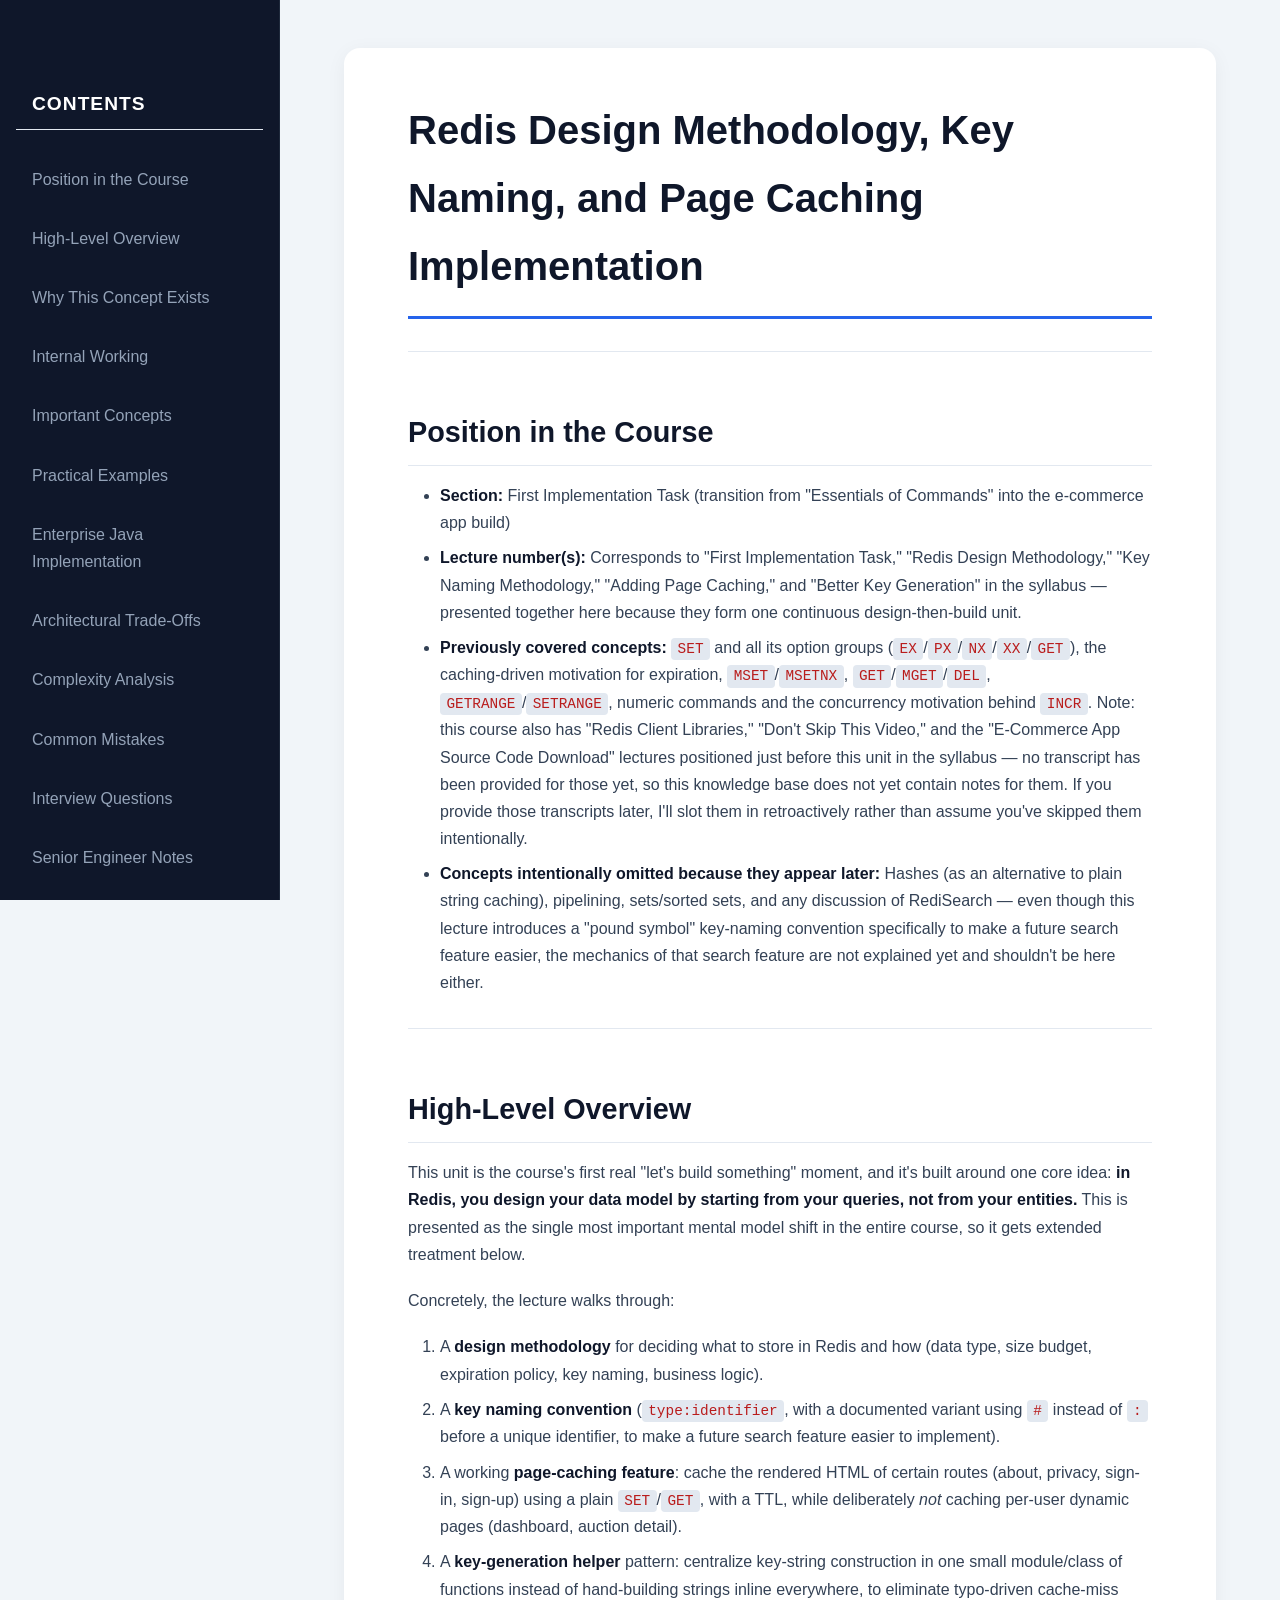
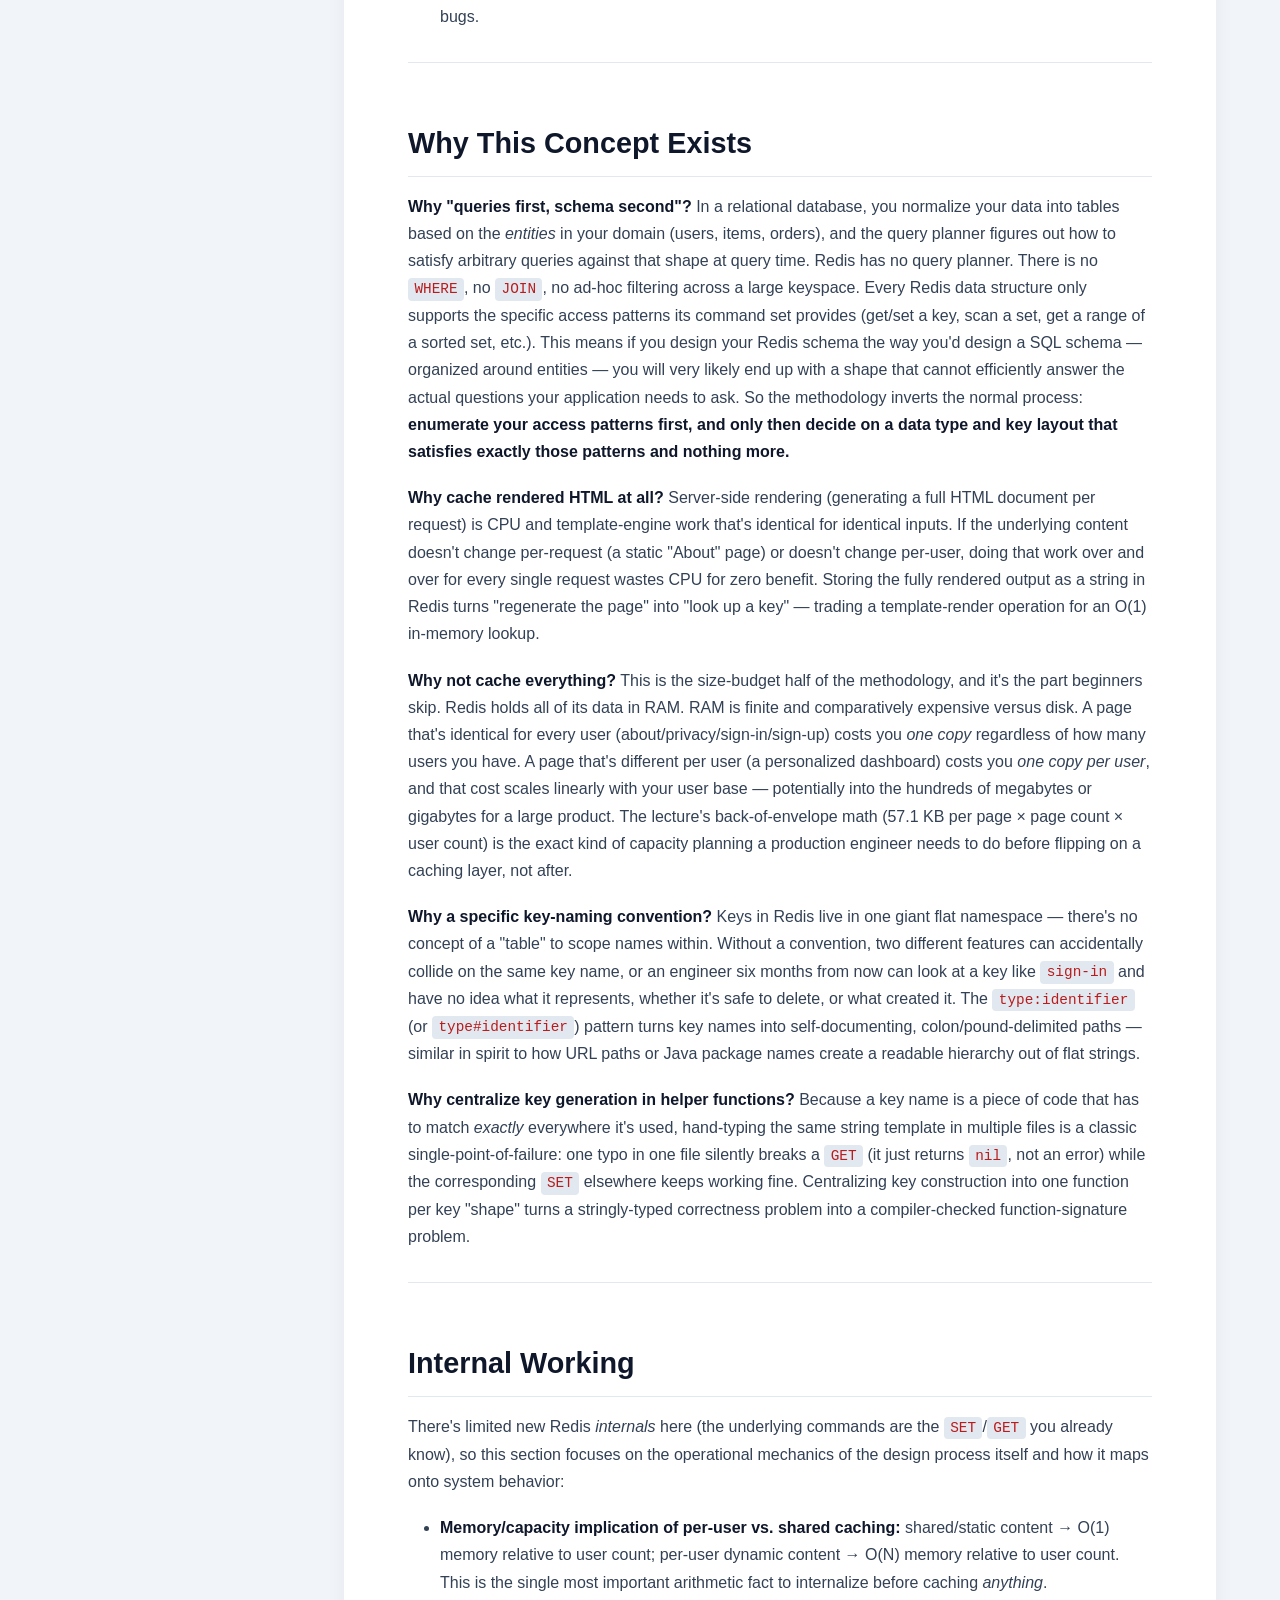
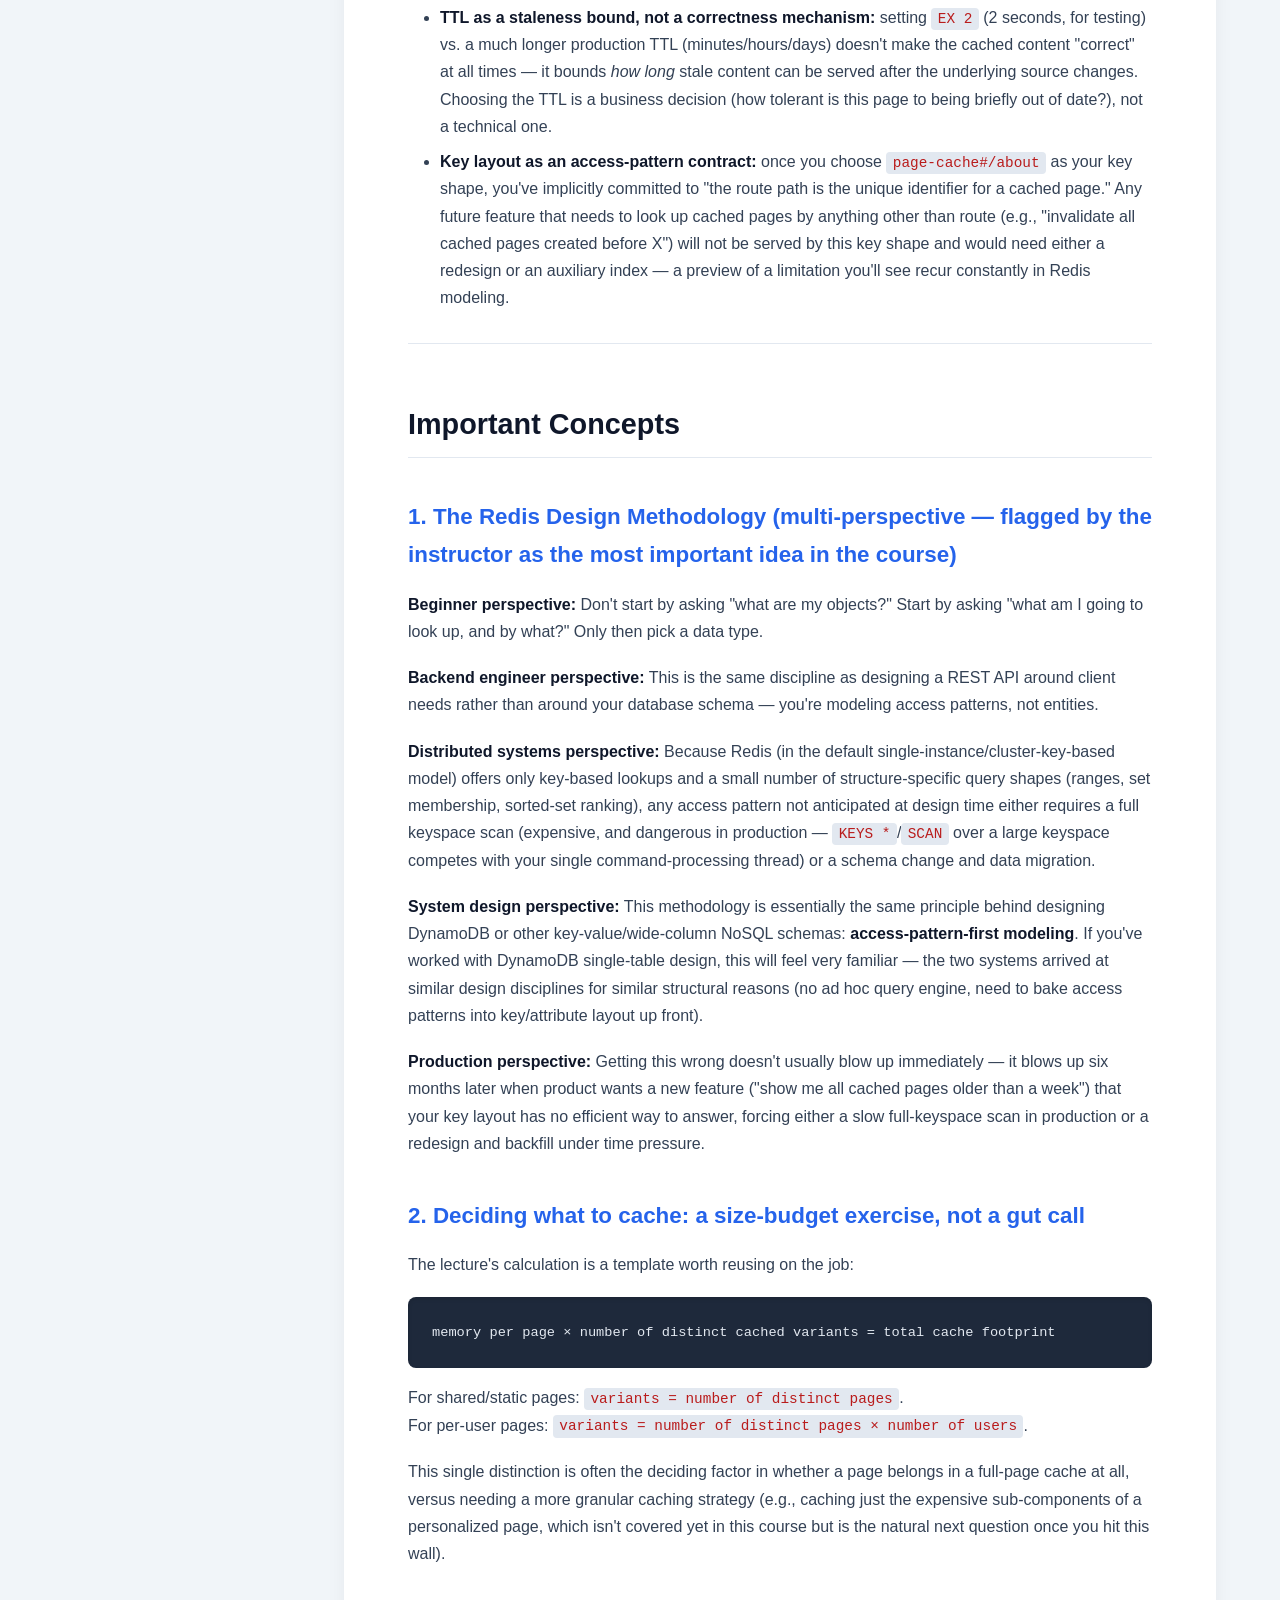
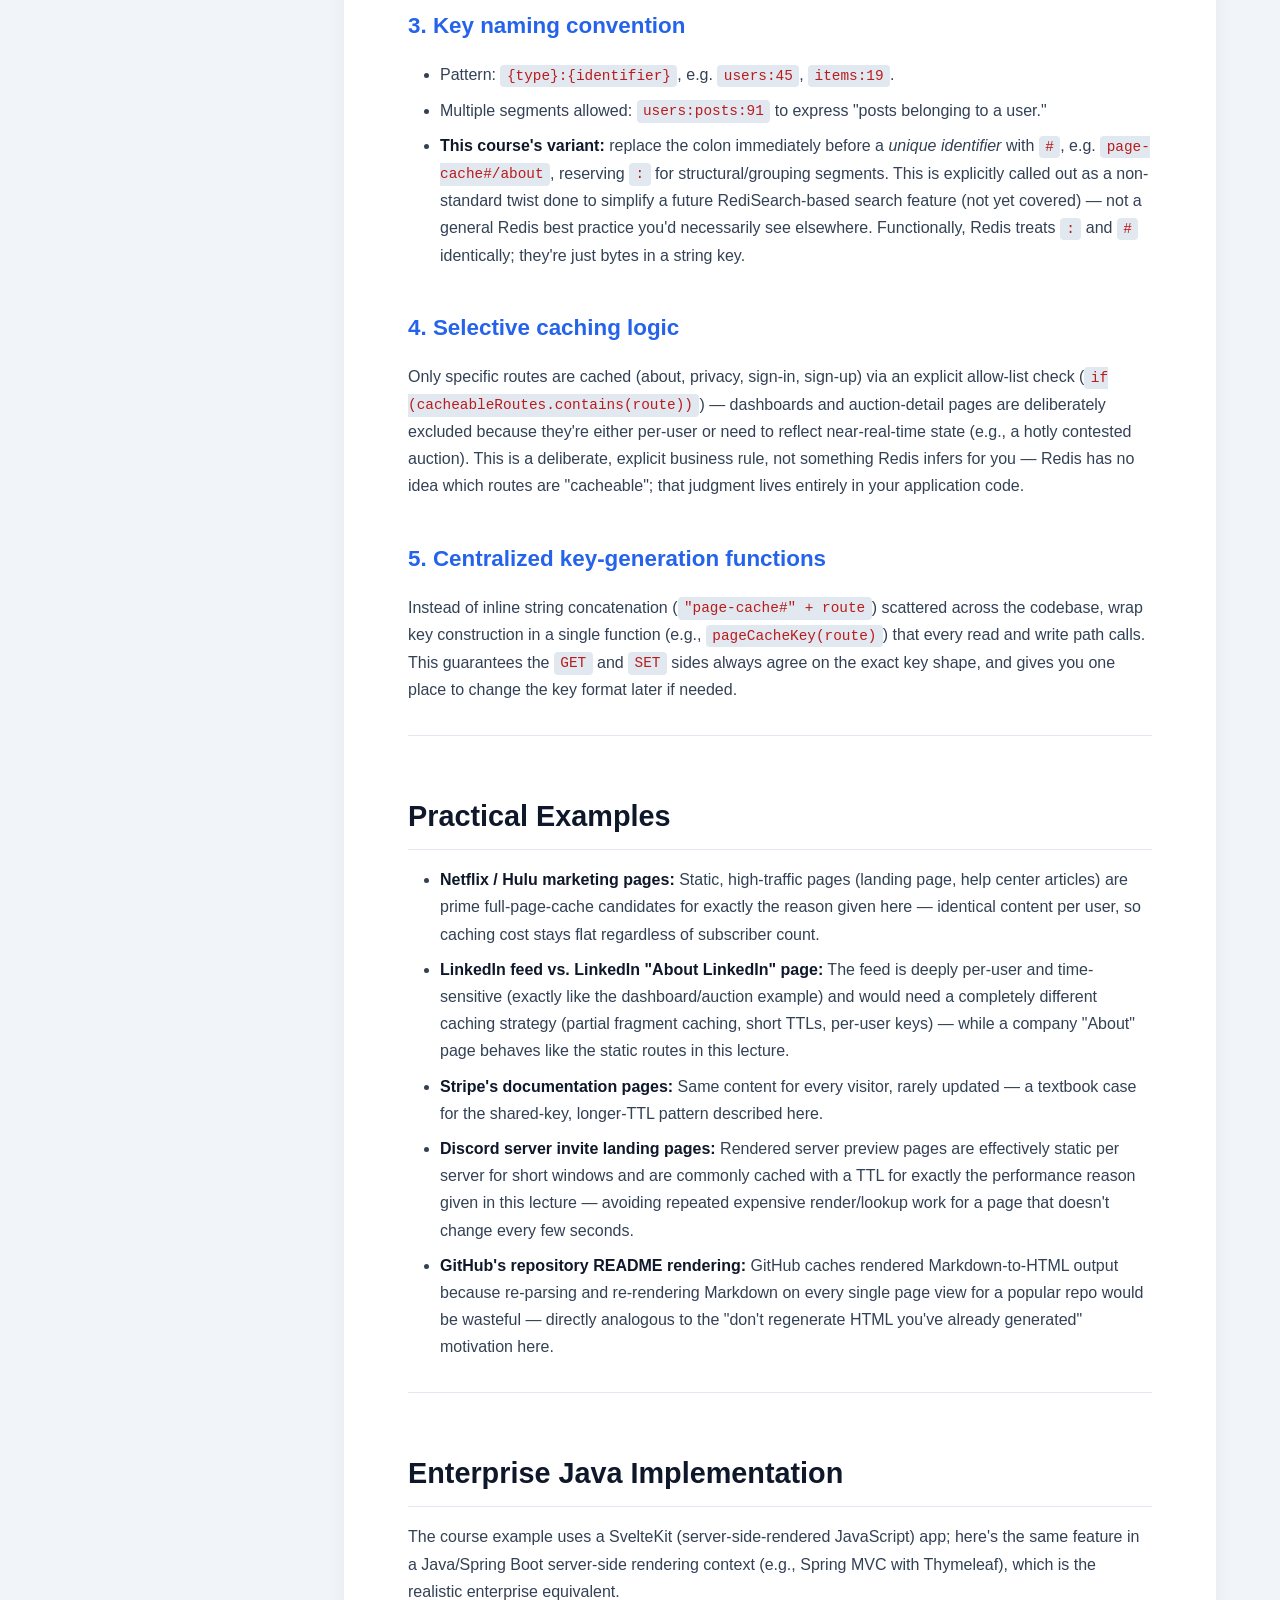
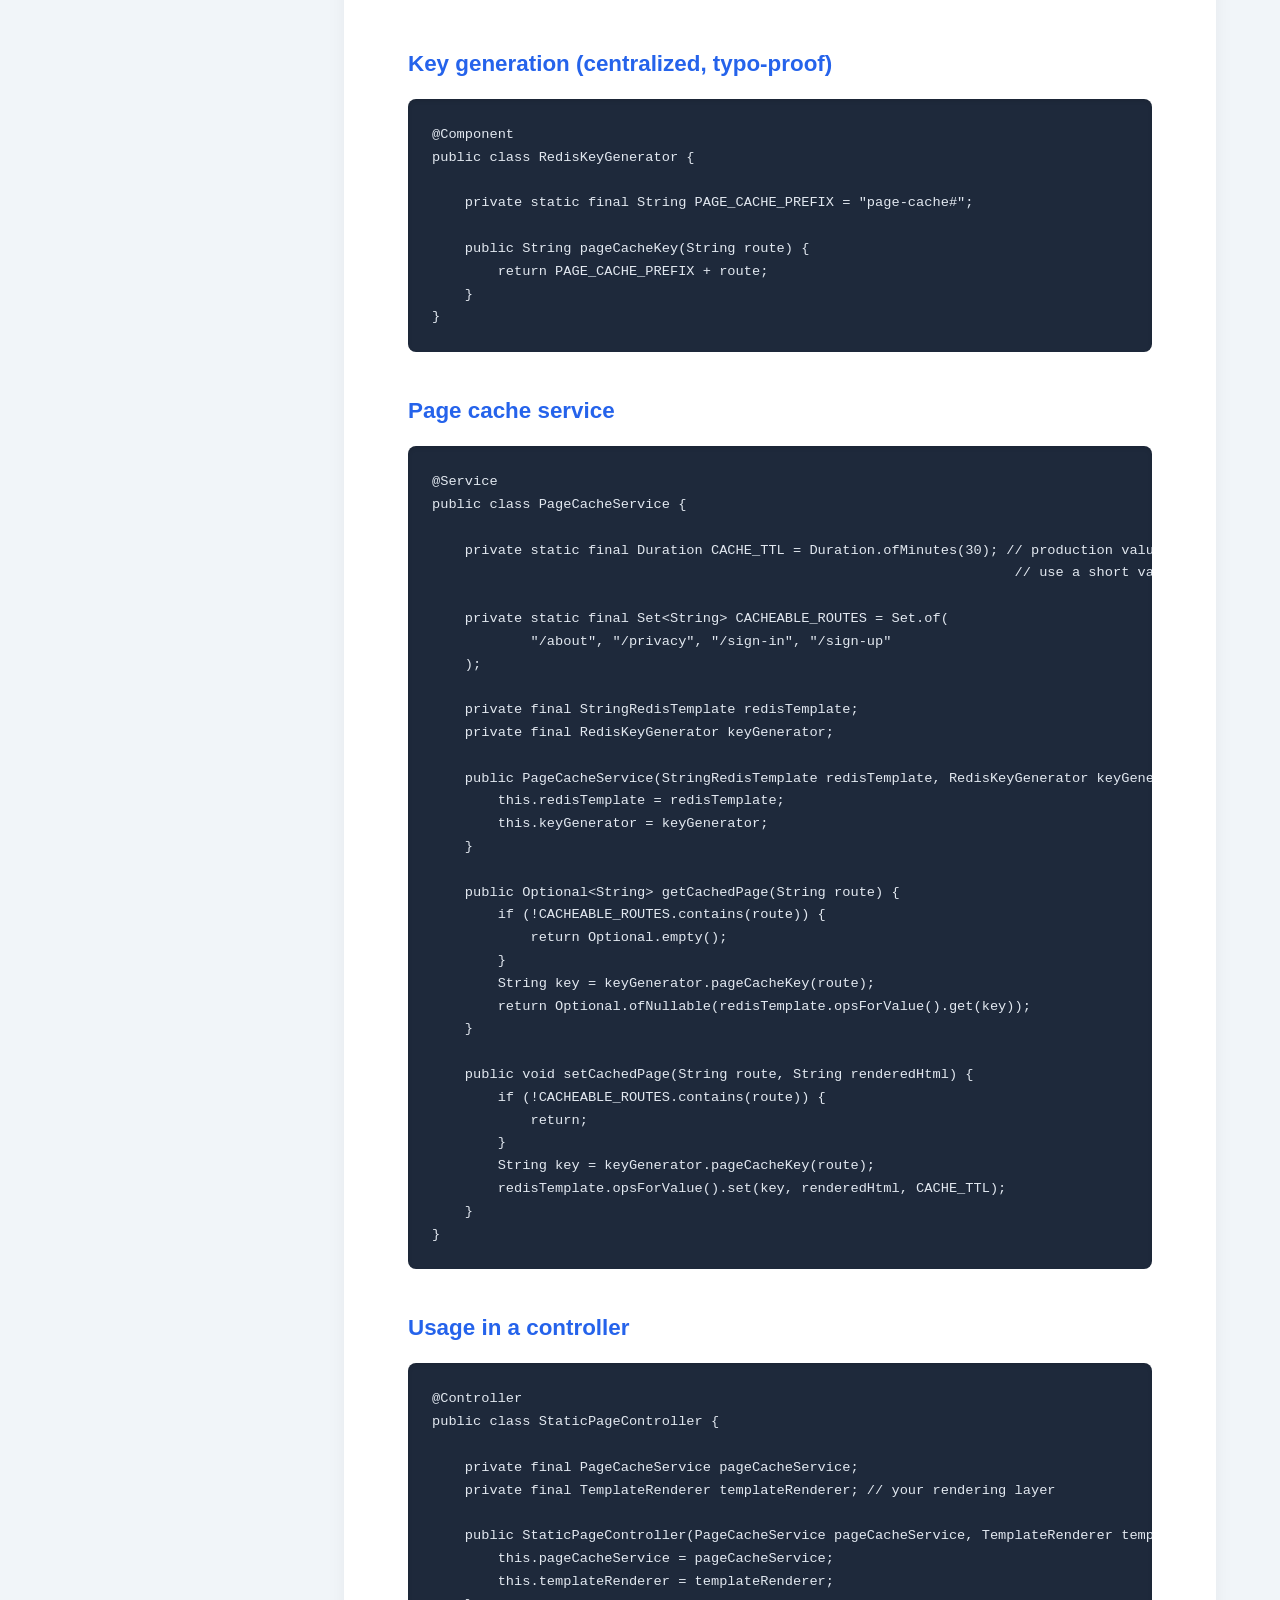
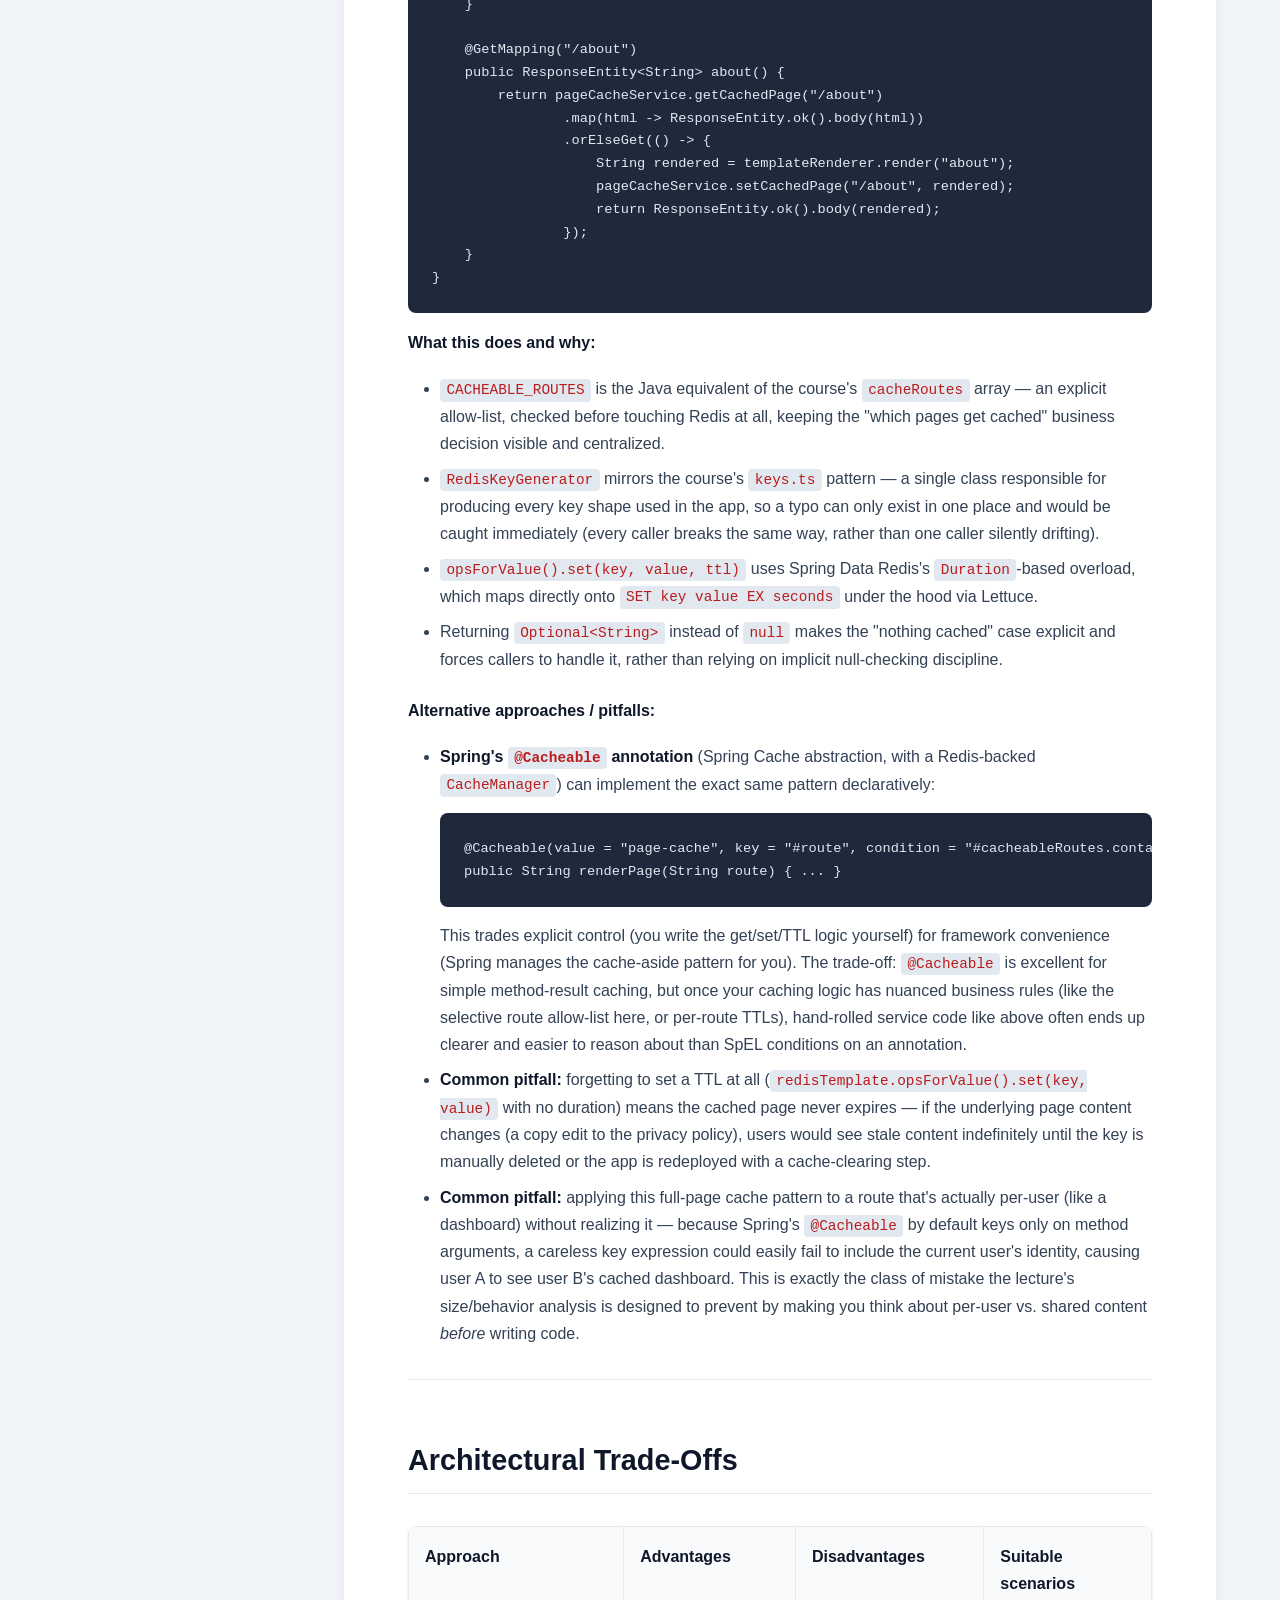
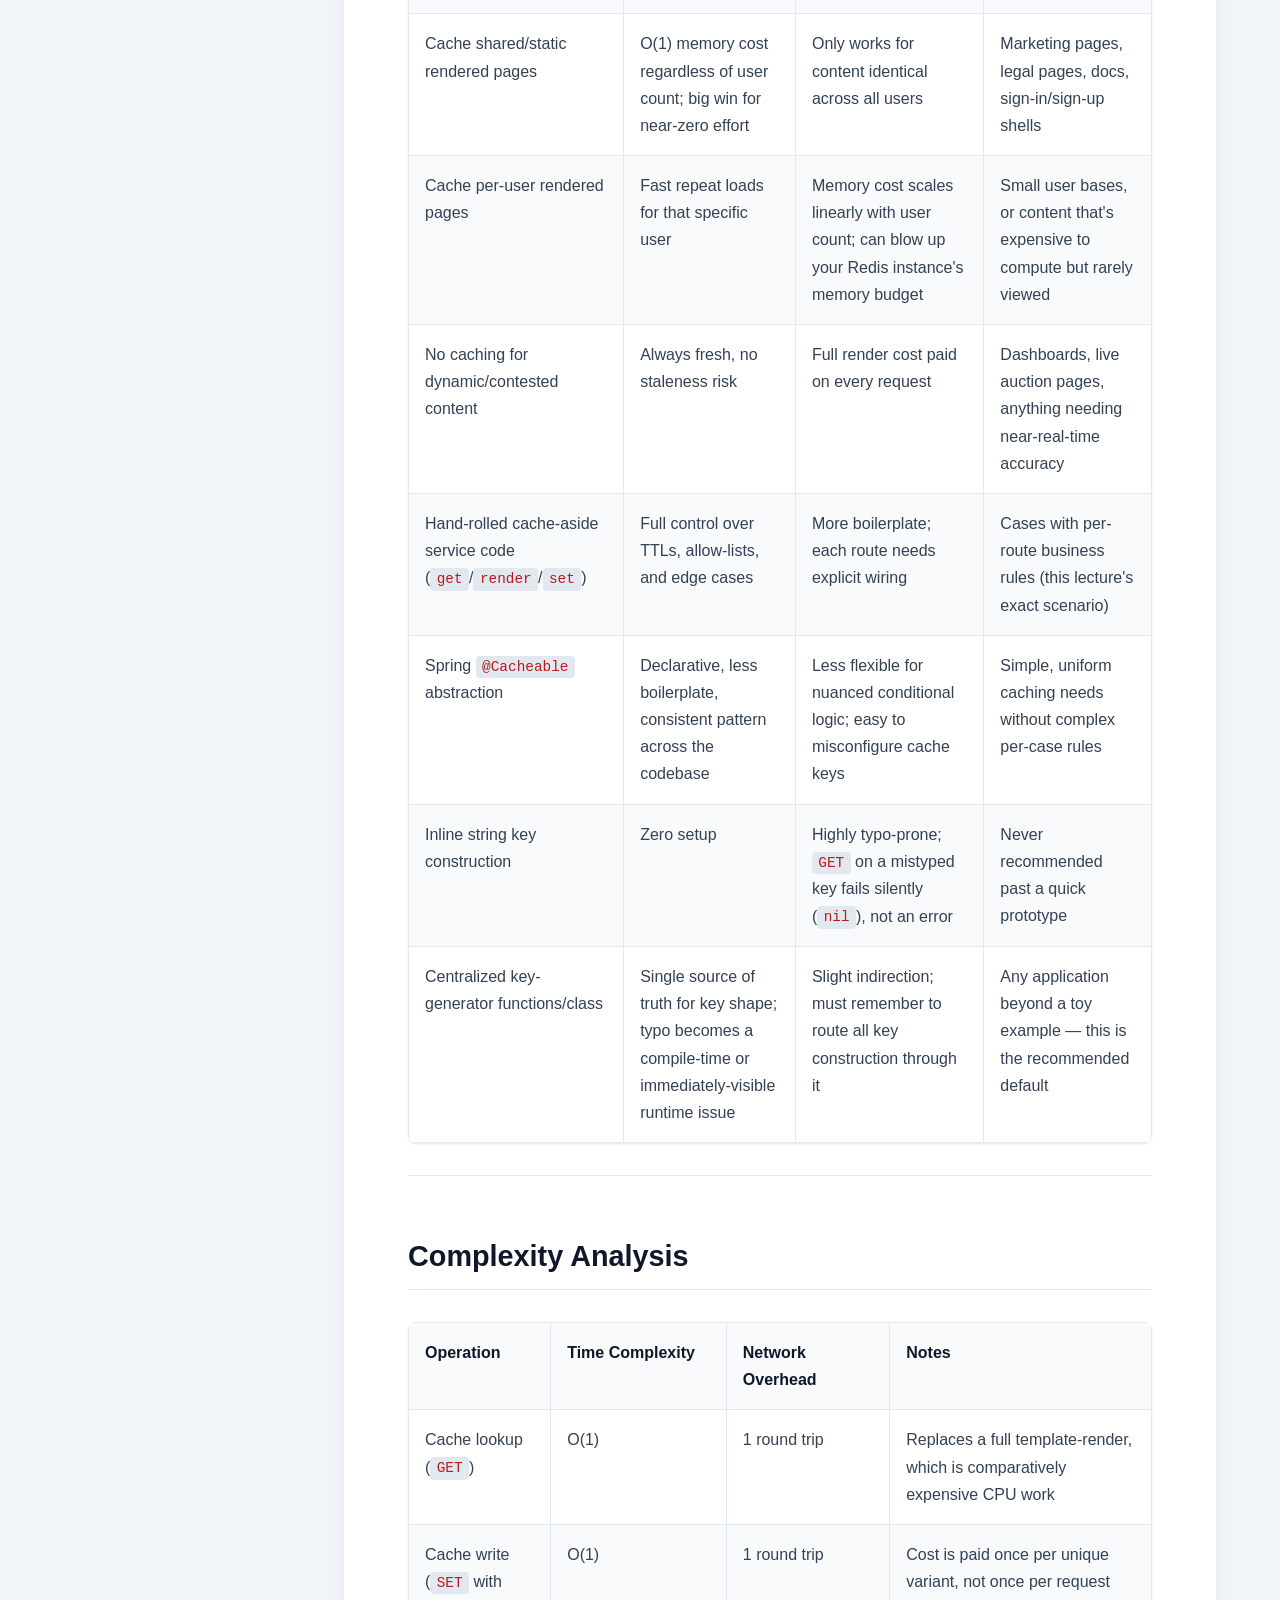
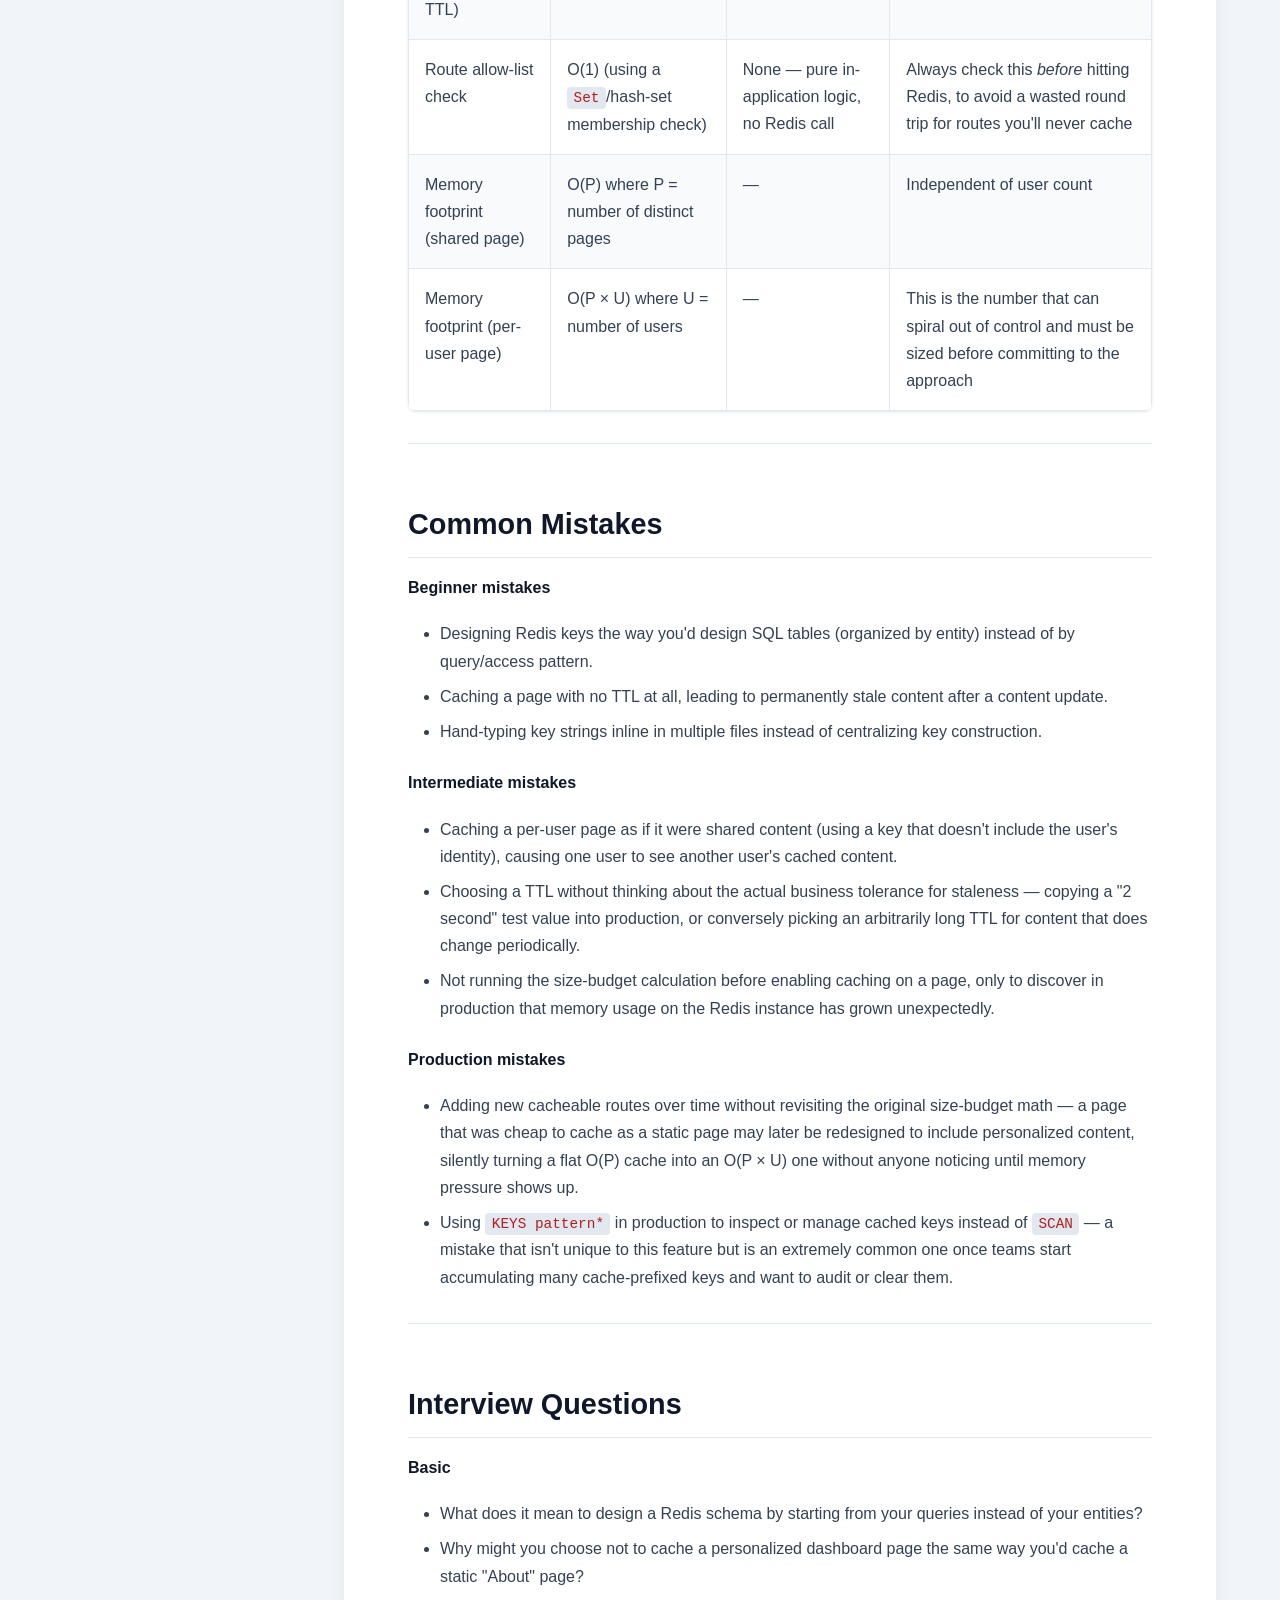
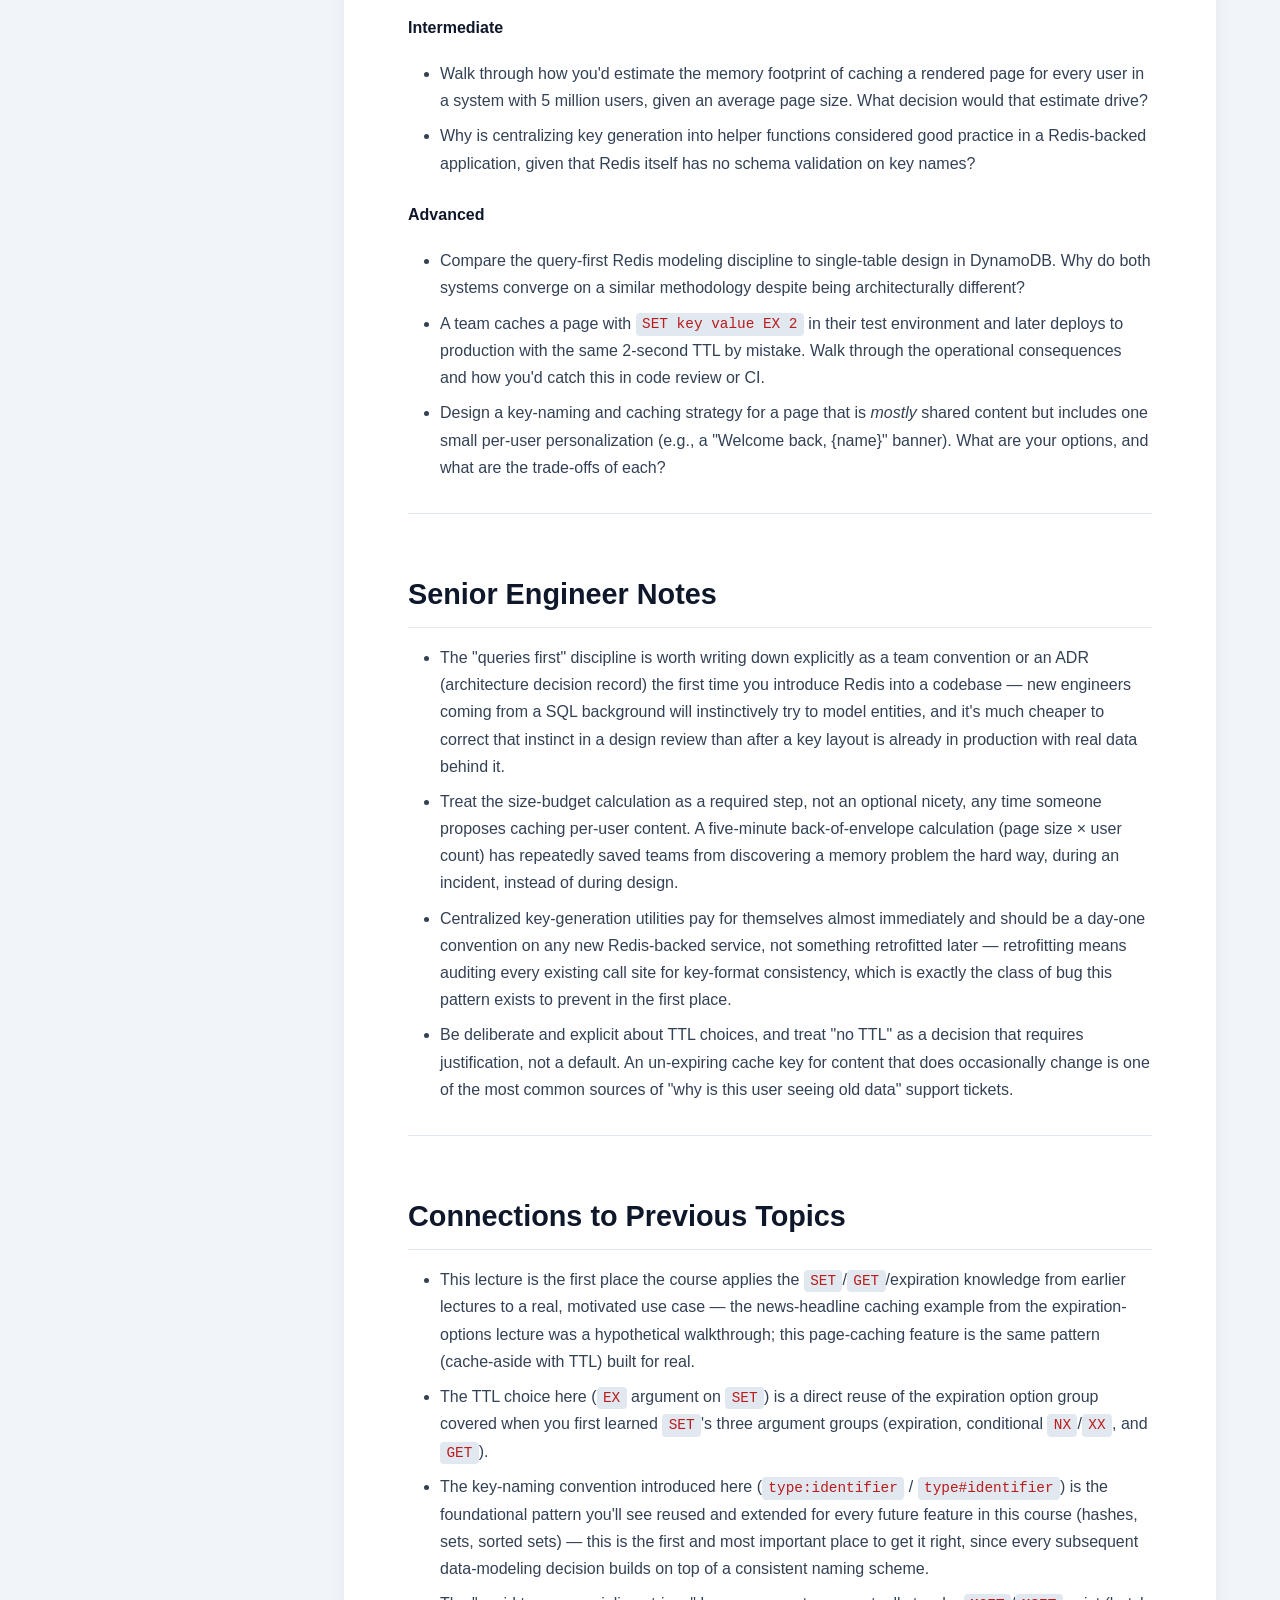
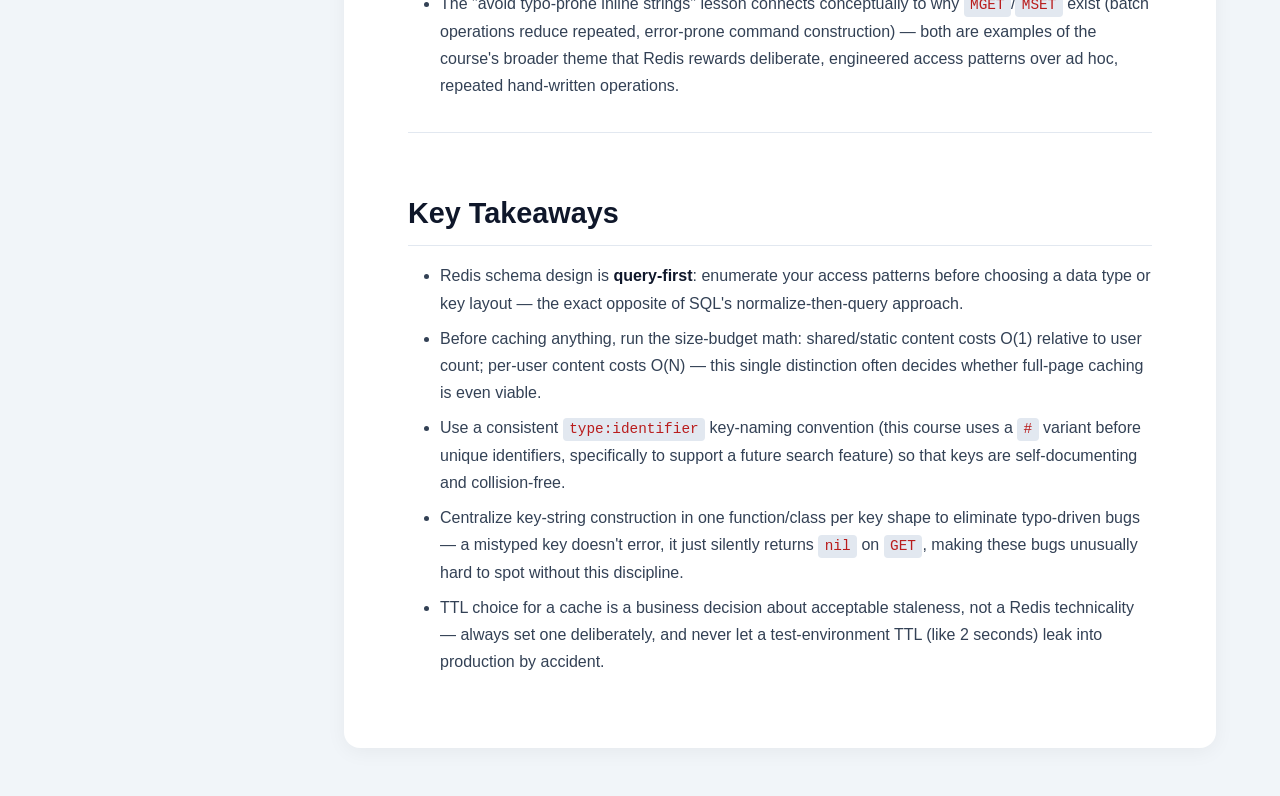
<file: Design_Methodology_&_Page_Caching.html>
<!DOCTYPE html>
<html lang="en">
<head>
    <meta charset="UTF-8">
    <meta name="viewport" content="width=device-width, initial-scale=1.0">
    <title>Redis Design Methodology & Page Caching</title>
    <style>
        :root {
            --sidebar-bg: #0f172a;
            --sidebar-hover: #1e293b;
            --sidebar-text: #94a3b8;
            --sidebar-text-hover: #f8fafc;
            --bg-color: #f1f5f9;
            --card-bg: #ffffff;
            --text-main: #334155;
            --heading-color: #0f172a;
            --primary-accent: #2563eb;
            --code-bg: #1e293b;
            --code-text: #e2e8f0;
            --inline-code-bg: #e2e8f0;
            --inline-code-text: #b91c1c;
            --border-color: #e2e8f0;
        }

        html {
            scroll-behavior: smooth;
        }

        body {
            margin: 0;
            padding: 0;
            font-family: 'Inter', -apple-system, BlinkMacSystemFont, "Segoe UI", Roboto, Helvetica, Arial, sans-serif;
            background-color: var(--bg-color);
            color: var(--text-main);
            display: flex;
            line-height: 1.7;
        }

        /* Sidebar Navigation */
        .sidebar {
            width: 280px;
            height: 100vh;
            background-color: var(--sidebar-bg);
            position: fixed;
            top: 0;
            left: 0;
            overflow-y: auto;
            padding: 2rem 1rem;
            box-sizing: border-box;
            border-right: 1px solid #1e293b;
        }

        .sidebar h2 {
            color: #ffffff;
            font-size: 1.2rem;
            margin-bottom: 1.5rem;
            padding-left: 1rem;
            text-transform: uppercase;
            letter-spacing: 1px;
        }

        .sidebar ul {
            list-style: none;
            padding: 0;
            margin: 0;
        }

        .sidebar li {
            margin-bottom: 0.5rem;
        }

        .sidebar a {
            display: block;
            padding: 0.75rem 1rem;
            color: var(--sidebar-text);
            text-decoration: none;
            border-radius: 8px;
            font-weight: 500;
            transition: all 0.2s ease;
        }

        .sidebar a:hover {
            background-color: var(--sidebar-hover);
            color: var(--sidebar-text-hover);
            padding-left: 1.25rem;
        }

        /* Main Content Area */
        .content-wrapper {
            margin-left: 280px;
            padding: 3rem 5%;
            width: calc(100% - 280px);
            box-sizing: border-box;
        }

        .content {
            background: var(--card-bg);
            padding: 3rem 4rem;
            border-radius: 16px;
            box-shadow: 0 4px 20px rgba(0, 0, 0, 0.05);
            max-width: 1000px;
            margin: 0 auto;
        }

        /* Typography */
        h1, h2, h3, h4 {
            color: var(--heading-color);
            margin-top: 2.5rem;
            margin-bottom: 1rem;
            font-weight: 700;
        }

        h1 {
            font-size: 2.5rem;
            margin-top: 0;
            padding-bottom: 1rem;
            border-bottom: 3px solid var(--primary-accent);
        }

        h2 {
            font-size: 1.8rem;
            padding-bottom: 0.5rem;
            border-bottom: 1px solid var(--border-color);
            padding-top: 1rem;
        }

        h3 {
            font-size: 1.4rem;
            color: var(--primary-accent);
        }

        h4 {
            font-size: 1.1rem;
            color: var(--heading-color);
        }

        p {
            margin-bottom: 1.2rem;
        }

        strong {
            color: var(--heading-color);
        }

        /* Code Blocks */
        pre {
            background-color: var(--code-bg);
            color: var(--code-text);
            padding: 1.5rem;
            border-radius: 8px;
            overflow-x: auto;
            font-family: 'Fira Code', 'Courier New', Courier, monospace;
            font-size: 0.95rem;
            line-height: 1.5;
            box-shadow: inset 0 2px 4px rgba(0,0,0,0.1);
        }

        code {
            background-color: var(--inline-code-bg);
            color: var(--inline-code-text);
            padding: 0.2rem 0.4rem;
            border-radius: 4px;
            font-family: 'Fira Code', 'Courier New', Courier, monospace;
            font-size: 0.9em;
        }

        pre code {
            background-color: transparent;
            color: inherit;
            padding: 0;
        }

        /* Tables */
        table {
            width: 100%;
            border-collapse: collapse;
            margin: 2rem 0;
            background-color: #ffffff;
            border-radius: 8px;
            overflow: hidden;
            box-shadow: 0 1px 3px rgba(0,0,0,0.1);
        }

        th, td {
            padding: 1rem;
            text-align: left;
            border: 1px solid var(--border-color);
            vertical-align: top;
        }

        th {
            background-color: #f8fafc;
            color: var(--heading-color);
            font-weight: 600;
        }

        tr:nth-child(even) {
            background-color: #f8fafc;
        }

        /* Lists */
        ul, ol {
            margin-bottom: 1.5rem;
            padding-left: 2rem;
        }

        li {
            margin-bottom: 0.5rem;
        }

        hr {
            border: 0;
            border-top: 1px solid var(--border-color);
            margin: 2rem 0;
        }

        /* Callouts / Highlight Box */
        .highlight-box {
            background-color: #eff6ff;
            border-left: 4px solid var(--primary-accent);
            padding: 1.5rem;
            margin: 1.5rem 0;
            border-radius: 0 8px 8px 0;
        }

        /* Responsive Design */
        @media (max-width: 900px) {
            .sidebar {
                width: 100%;
                height: auto;
                position: relative;
                padding: 1rem;
            }
            .content-wrapper {
                margin-left: 0;
                width: 100%;
                padding: 1rem;
            }
            .content {
                padding: 1.5rem;
            }
            h1 {
                font-size: 2rem;
            }
        }
    </style>
</head>
<body>

    <!-- Vertical Sidebar -->
    <nav class="sidebar">
        <h2>Contents</h2>
        <ul>
            <li><a href="#position">Position in the Course</a></li>
            <li><a href="#overview">High-Level Overview</a></li>
            <li><a href="#why-exists">Why This Concept Exists</a></li>
            <li><a href="#internal-working">Internal Working</a></li>
            <li><a href="#important-concepts">Important Concepts</a></li>
            <li><a href="#practical-examples">Practical Examples</a></li>
            <li><a href="#java-implementation">Enterprise Java Implementation</a></li>
            <li><a href="#trade-offs">Architectural Trade-Offs</a></li>
            <li><a href="#complexity">Complexity Analysis</a></li>
            <li><a href="#mistakes">Common Mistakes</a></li>
            <li><a href="#interview-questions">Interview Questions</a></li>
            <li><a href="#senior-notes">Senior Engineer Notes</a></li>
            <li><a href="#connections">Connections to Previous Topics</a></li>
            <li><a href="#takeaways">Key Takeaways</a></li>
        </ul>
    </nav>

    <!-- Main Content -->
    <main class="content-wrapper">
        <div class="content">

            <div id="intro">
                <h1>Redis Design Methodology, Key Naming, and Page Caching Implementation</h1>
                <hr>
            </div>

            <h2 id="position">Position in the Course</h2>
            <ul>
                <li><strong>Section:</strong> First Implementation Task (transition from "Essentials of Commands" into the e-commerce app build)</li>
                <li><strong>Lecture number(s):</strong> Corresponds to "First Implementation Task," "Redis Design Methodology," "Key Naming Methodology," "Adding Page Caching," and "Better Key Generation" in the syllabus — presented together here because they form one continuous design-then-build unit.</li>
                <li><strong>Previously covered concepts:</strong> <code>SET</code> and all its option groups (<code>EX</code>/<code>PX</code>/<code>NX</code>/<code>XX</code>/<code>GET</code>), the caching-driven motivation for expiration, <code>MSET</code>/<code>MSETNX</code>, <code>GET</code>/<code>MGET</code>/<code>DEL</code>, <code>GETRANGE</code>/<code>SETRANGE</code>, numeric commands and the concurrency motivation behind <code>INCR</code>. Note: this course also has "Redis Client Libraries," "Don't Skip This Video," and the "E-Commerce App Source Code Download" lectures positioned just before this unit in the syllabus — no transcript has been provided for those yet, so this knowledge base does not yet contain notes for them. If you provide those transcripts later, I'll slot them in retroactively rather than assume you've skipped them intentionally.</li>
                <li><strong>Concepts intentionally omitted because they appear later:</strong> Hashes (as an alternative to plain string caching), pipelining, sets/sorted sets, and any discussion of RediSearch — even though this lecture introduces a "pound symbol" key-naming convention specifically to make a future search feature easier, the mechanics of that search feature are not explained yet and shouldn't be here either.</li>
            </ul>

            <hr>

            <h2 id="overview">High-Level Overview</h2>
            <p>This unit is the course's first real "let's build something" moment, and it's built around one core idea: <strong>in Redis, you design your data model by starting from your queries, not from your entities.</strong> This is presented as the single most important mental model shift in the entire course, so it gets extended treatment below.</p>

            <p>Concretely, the lecture walks through:</p>
            <ol>
                <li>A <strong>design methodology</strong> for deciding what to store in Redis and how (data type, size budget, expiration policy, key naming, business logic).</li>
                <li>A <strong>key naming convention</strong> (<code>type:identifier</code>, with a documented variant using <code>#</code> instead of <code>:</code> before a unique identifier, to make a future search feature easier to implement).</li>
                <li>A working <strong>page-caching feature</strong>: cache the rendered HTML of certain routes (about, privacy, sign-in, sign-up) using a plain <code>SET</code>/<code>GET</code>, with a TTL, while deliberately <em>not</em> caching per-user dynamic pages (dashboard, auction detail).</li>
                <li>A <strong>key-generation helper</strong> pattern: centralize key-string construction in one small module/class of functions instead of hand-building strings inline everywhere, to eliminate typo-driven cache-miss bugs.</li>
            </ol>

            <hr>

            <h2 id="why-exists">Why This Concept Exists</h2>
            
            <p><strong>Why "queries first, schema second"?</strong> In a relational database, you normalize your data into tables based on the <em>entities</em> in your domain (users, items, orders), and the query planner figures out how to satisfy arbitrary queries against that shape at query time. Redis has no query planner. There is no <code>WHERE</code>, no <code>JOIN</code>, no ad-hoc filtering across a large keyspace. Every Redis data structure only supports the specific access patterns its command set provides (get/set a key, scan a set, get a range of a sorted set, etc.). This means if you design your Redis schema the way you'd design a SQL schema — organized around entities — you will very likely end up with a shape that cannot efficiently answer the actual questions your application needs to ask. So the methodology inverts the normal process: <strong>enumerate your access patterns first, and only then decide on a data type and key layout that satisfies exactly those patterns and nothing more.</strong></p>

            <p><strong>Why cache rendered HTML at all?</strong> Server-side rendering (generating a full HTML document per request) is CPU and template-engine work that's identical for identical inputs. If the underlying content doesn't change per-request (a static "About" page) or doesn't change per-user, doing that work over and over for every single request wastes CPU for zero benefit. Storing the fully rendered output as a string in Redis turns "regenerate the page" into "look up a key" — trading a template-render operation for an O(1) in-memory lookup.</p>

            <p><strong>Why not cache everything?</strong> This is the size-budget half of the methodology, and it's the part beginners skip. Redis holds all of its data in RAM. RAM is finite and comparatively expensive versus disk. A page that's identical for every user (about/privacy/sign-in/sign-up) costs you <em>one copy</em> regardless of how many users you have. A page that's different per user (a personalized dashboard) costs you <em>one copy per user</em>, and that cost scales linearly with your user base — potentially into the hundreds of megabytes or gigabytes for a large product. The lecture's back-of-envelope math (57.1 KB per page × page count × user count) is the exact kind of capacity planning a production engineer needs to do before flipping on a caching layer, not after.</p>

            <p><strong>Why a specific key-naming convention?</strong> Keys in Redis live in one giant flat namespace — there's no concept of a "table" to scope names within. Without a convention, two different features can accidentally collide on the same key name, or an engineer six months from now can look at a key like <code>sign-in</code> and have no idea what it represents, whether it's safe to delete, or what created it. The <code>type:identifier</code> (or <code>type#identifier</code>) pattern turns key names into self-documenting, colon/pound-delimited paths — similar in spirit to how URL paths or Java package names create a readable hierarchy out of flat strings.</p>

            <p><strong>Why centralize key generation in helper functions?</strong> Because a key name is a piece of code that has to match <em>exactly</em> everywhere it's used, hand-typing the same string template in multiple files is a classic single-point-of-failure: one typo in one file silently breaks a <code>GET</code> (it just returns <code>nil</code>, not an error) while the corresponding <code>SET</code> elsewhere keeps working fine. Centralizing key construction into one function per key "shape" turns a stringly-typed correctness problem into a compiler-checked function-signature problem.</p>

            <hr>

            <h2 id="internal-working">Internal Working</h2>
            <p>There's limited new Redis <em>internals</em> here (the underlying commands are the <code>SET</code>/<code>GET</code> you already know), so this section focuses on the operational mechanics of the design process itself and how it maps onto system behavior:</p>

            <ul>
                <li><strong>Memory/capacity implication of per-user vs. shared caching:</strong> shared/static content → O(1) memory relative to user count; per-user dynamic content → O(N) memory relative to user count. This is the single most important arithmetic fact to internalize before caching <em>anything</em>.</li>
                <li><strong>TTL as a staleness bound, not a correctness mechanism:</strong> setting <code>EX 2</code> (2 seconds, for testing) vs. a much longer production TTL (minutes/hours/days) doesn't make the cached content "correct" at all times — it bounds <em>how long</em> stale content can be served after the underlying source changes. Choosing the TTL is a business decision (how tolerant is this page to being briefly out of date?), not a technical one.</li>
                <li><strong>Key layout as an access-pattern contract:</strong> once you choose <code>page-cache#/about</code> as your key shape, you've implicitly committed to "the route path is the unique identifier for a cached page." Any future feature that needs to look up cached pages by anything other than route (e.g., "invalidate all cached pages created before X") will not be served by this key shape and would need either a redesign or an auxiliary index — a preview of a limitation you'll see recur constantly in Redis modeling.</li>
            </ul>

            <hr>

            <h2 id="important-concepts">Important Concepts</h2>
            
            <h3>1. The Redis Design Methodology (multi-perspective — flagged by the instructor as the most important idea in the course)</h3>
            <p><strong>Beginner perspective:</strong> Don't start by asking "what are my objects?" Start by asking "what am I going to look up, and by what?" Only then pick a data type.</p>
            <p><strong>Backend engineer perspective:</strong> This is the same discipline as designing a REST API around client needs rather than around your database schema — you're modeling access patterns, not entities.</p>
            <p><strong>Distributed systems perspective:</strong> Because Redis (in the default single-instance/cluster-key-based model) offers only key-based lookups and a small number of structure-specific query shapes (ranges, set membership, sorted-set ranking), any access pattern not anticipated at design time either requires a full keyspace scan (expensive, and dangerous in production — <code>KEYS *</code>/<code>SCAN</code> over a large keyspace competes with your single command-processing thread) or a schema change and data migration.</p>
            <p><strong>System design perspective:</strong> This methodology is essentially the same principle behind designing DynamoDB or other key-value/wide-column NoSQL schemas: <strong>access-pattern-first modeling</strong>. If you've worked with DynamoDB single-table design, this will feel very familiar — the two systems arrived at similar design disciplines for similar structural reasons (no ad hoc query engine, need to bake access patterns into key/attribute layout up front).</p>
            <p><strong>Production perspective:</strong> Getting this wrong doesn't usually blow up immediately — it blows up six months later when product wants a new feature ("show me all cached pages older than a week") that your key layout has no efficient way to answer, forcing either a slow full-keyspace scan in production or a redesign and backfill under time pressure.</p>

            <h3>2. Deciding what to cache: a size-budget exercise, not a gut call</h3>
            <p>The lecture's calculation is a template worth reusing on the job:</p>
<pre><code>memory per page × number of distinct cached variants = total cache footprint</code></pre>
            <p>For shared/static pages: <code>variants = number of distinct pages</code>.<br>
            For per-user pages: <code>variants = number of distinct pages × number of users</code>.</p>
            <p>This single distinction is often the deciding factor in whether a page belongs in a full-page cache at all, versus needing a more granular caching strategy (e.g., caching just the expensive sub-components of a personalized page, which isn't covered yet in this course but is the natural next question once you hit this wall).</p>

            <h3>3. Key naming convention</h3>
            <ul>
                <li>Pattern: <code>{type}:{identifier}</code>, e.g. <code>users:45</code>, <code>items:19</code>.</li>
                <li>Multiple segments allowed: <code>users:posts:91</code> to express "posts belonging to a user."</li>
                <li><strong>This course's variant:</strong> replace the colon immediately before a <em>unique identifier</em> with <code>#</code>, e.g. <code>page-cache#/about</code>, reserving <code>:</code> for structural/grouping segments. This is explicitly called out as a non-standard twist done to simplify a future RediSearch-based search feature (not yet covered) — not a general Redis best practice you'd necessarily see elsewhere. Functionally, Redis treats <code>:</code> and <code>#</code> identically; they're just bytes in a string key.</li>
            </ul>

            <h3>4. Selective caching logic</h3>
            <p>Only specific routes are cached (about, privacy, sign-in, sign-up) via an explicit allow-list check (<code>if (cacheableRoutes.contains(route))</code>) — dashboards and auction-detail pages are deliberately excluded because they're either per-user or need to reflect near-real-time state (e.g., a hotly contested auction). This is a deliberate, explicit business rule, not something Redis infers for you — Redis has no idea which routes are "cacheable"; that judgment lives entirely in your application code.</p>

            <h3>5. Centralized key-generation functions</h3>
            <p>Instead of inline string concatenation (<code>"page-cache#" + route</code>) scattered across the codebase, wrap key construction in a single function (e.g., <code>pageCacheKey(route)</code>) that every read and write path calls. This guarantees the <code>GET</code> and <code>SET</code> sides always agree on the exact key shape, and gives you one place to change the key format later if needed.</p>

            <hr>

            <h2 id="practical-examples">Practical Examples</h2>
            <ul>
                <li><strong>Netflix / Hulu marketing pages:</strong> Static, high-traffic pages (landing page, help center articles) are prime full-page-cache candidates for exactly the reason given here — identical content per user, so caching cost stays flat regardless of subscriber count.</li>
                <li><strong>LinkedIn feed vs. LinkedIn "About LinkedIn" page:</strong> The feed is deeply per-user and time-sensitive (exactly like the dashboard/auction example) and would need a completely different caching strategy (partial fragment caching, short TTLs, per-user keys) — while a company "About" page behaves like the static routes in this lecture.</li>
                <li><strong>Stripe's documentation pages:</strong> Same content for every visitor, rarely updated — a textbook case for the shared-key, longer-TTL pattern described here.</li>
                <li><strong>Discord server invite landing pages:</strong> Rendered server preview pages are effectively static per server for short windows and are commonly cached with a TTL for exactly the performance reason given in this lecture — avoiding repeated expensive render/lookup work for a page that doesn't change every few seconds.</li>
                <li><strong>GitHub's repository README rendering:</strong> GitHub caches rendered Markdown-to-HTML output because re-parsing and re-rendering Markdown on every single page view for a popular repo would be wasteful — directly analogous to the "don't regenerate HTML you've already generated" motivation here.</li>
            </ul>

            <hr>

            <h2 id="java-implementation">Enterprise Java Implementation</h2>
            <p>The course example uses a SvelteKit (server-side-rendered JavaScript) app; here's the same feature in a Java/Spring Boot server-side rendering context (e.g., Spring MVC with Thymeleaf), which is the realistic enterprise equivalent.</p>

            <h3>Key generation (centralized, typo-proof)</h3>
<pre><code>@Component
public class RedisKeyGenerator {

    private static final String PAGE_CACHE_PREFIX = "page-cache#";

    public String pageCacheKey(String route) {
        return PAGE_CACHE_PREFIX + route;
    }
}</code></pre>

            <h3>Page cache service</h3>
<pre><code>@Service
public class PageCacheService {

    private static final Duration CACHE_TTL = Duration.ofMinutes(30); // production value;
                                                                       // use a short value like 2s only in tests

    private static final Set&lt;String&gt; CACHEABLE_ROUTES = Set.of(
            "/about", "/privacy", "/sign-in", "/sign-up"
    );

    private final StringRedisTemplate redisTemplate;
    private final RedisKeyGenerator keyGenerator;

    public PageCacheService(StringRedisTemplate redisTemplate, RedisKeyGenerator keyGenerator) {
        this.redisTemplate = redisTemplate;
        this.keyGenerator = keyGenerator;
    }

    public Optional&lt;String&gt; getCachedPage(String route) {
        if (!CACHEABLE_ROUTES.contains(route)) {
            return Optional.empty();
        }
        String key = keyGenerator.pageCacheKey(route);
        return Optional.ofNullable(redisTemplate.opsForValue().get(key));
    }

    public void setCachedPage(String route, String renderedHtml) {
        if (!CACHEABLE_ROUTES.contains(route)) {
            return;
        }
        String key = keyGenerator.pageCacheKey(route);
        redisTemplate.opsForValue().set(key, renderedHtml, CACHE_TTL);
    }
}</code></pre>

            <h3>Usage in a controller</h3>
<pre><code>@Controller
public class StaticPageController {

    private final PageCacheService pageCacheService;
    private final TemplateRenderer templateRenderer; // your rendering layer

    public StaticPageController(PageCacheService pageCacheService, TemplateRenderer templateRenderer) {
        this.pageCacheService = pageCacheService;
        this.templateRenderer = templateRenderer;
    }

    @GetMapping("/about")
    public ResponseEntity&lt;String&gt; about() {
        return pageCacheService.getCachedPage("/about")
                .map(html -&gt; ResponseEntity.ok().body(html))
                .orElseGet(() -&gt; {
                    String rendered = templateRenderer.render("about");
                    pageCacheService.setCachedPage("/about", rendered);
                    return ResponseEntity.ok().body(rendered);
                });
    }
}</code></pre>

            <p><strong>What this does and why:</strong></p>
            <ul>
                <li><code>CACHEABLE_ROUTES</code> is the Java equivalent of the course's <code>cacheRoutes</code> array — an explicit allow-list, checked before touching Redis at all, keeping the "which pages get cached" business decision visible and centralized.</li>
                <li><code>RedisKeyGenerator</code> mirrors the course's <code>keys.ts</code> pattern — a single class responsible for producing every key shape used in the app, so a typo can only exist in one place and would be caught immediately (every caller breaks the same way, rather than one caller silently drifting).</li>
                <li><code>opsForValue().set(key, value, ttl)</code> uses Spring Data Redis's <code>Duration</code>-based overload, which maps directly onto <code>SET key value EX seconds</code> under the hood via Lettuce.</li>
                <li>Returning <code>Optional&lt;String&gt;</code> instead of <code>null</code> makes the "nothing cached" case explicit and forces callers to handle it, rather than relying on implicit null-checking discipline.</li>
            </ul>

            <p><strong>Alternative approaches / pitfalls:</strong></p>
            <ul>
                <li><strong>Spring's <code>@Cacheable</code> annotation</strong> (Spring Cache abstraction, with a Redis-backed <code>CacheManager</code>) can implement the exact same pattern declaratively:
<pre><code>@Cacheable(value = "page-cache", key = "#route", condition = "#cacheableRoutes.contains(#route)")
public String renderPage(String route) { ... }</code></pre>
                This trades explicit control (you write the get/set/TTL logic yourself) for framework convenience (Spring manages the cache-aside pattern for you). The trade-off: <code>@Cacheable</code> is excellent for simple method-result caching, but once your caching logic has nuanced business rules (like the selective route allow-list here, or per-route TTLs), hand-rolled service code like above often ends up clearer and easier to reason about than SpEL conditions on an annotation.</li>
                <li><strong>Common pitfall:</strong> forgetting to set a TTL at all (<code>redisTemplate.opsForValue().set(key, value)</code> with no duration) means the cached page never expires — if the underlying page content changes (a copy edit to the privacy policy), users would see stale content indefinitely until the key is manually deleted or the app is redeployed with a cache-clearing step.</li>
                <li><strong>Common pitfall:</strong> applying this full-page cache pattern to a route that's actually per-user (like a dashboard) without realizing it — because Spring's <code>@Cacheable</code> by default keys only on method arguments, a careless key expression could easily fail to include the current user's identity, causing user A to see user B's cached dashboard. This is exactly the class of mistake the lecture's size/behavior analysis is designed to prevent by making you think about per-user vs. shared content <em>before</em> writing code.</li>
            </ul>

            <hr>

            <h2 id="trade-offs">Architectural Trade-Offs</h2>

            <table>
                <thead>
                    <tr>
                        <th>Approach</th>
                        <th>Advantages</th>
                        <th>Disadvantages</th>
                        <th>Suitable scenarios</th>
                    </tr>
                </thead>
                <tbody>
                    <tr>
                        <td>Cache shared/static rendered pages</td>
                        <td>O(1) memory cost regardless of user count; big win for near-zero effort</td>
                        <td>Only works for content identical across all users</td>
                        <td>Marketing pages, legal pages, docs, sign-in/sign-up shells</td>
                    </tr>
                    <tr>
                        <td>Cache per-user rendered pages</td>
                        <td>Fast repeat loads for that specific user</td>
                        <td>Memory cost scales linearly with user count; can blow up your Redis instance's memory budget</td>
                        <td>Small user bases, or content that's expensive to compute but rarely viewed</td>
                    </tr>
                    <tr>
                        <td>No caching for dynamic/contested content</td>
                        <td>Always fresh, no staleness risk</td>
                        <td>Full render cost paid on every request</td>
                        <td>Dashboards, live auction pages, anything needing near-real-time accuracy</td>
                    </tr>
                    <tr>
                        <td>Hand-rolled cache-aside service code (<code>get</code>/<code>render</code>/<code>set</code>)</td>
                        <td>Full control over TTLs, allow-lists, and edge cases</td>
                        <td>More boilerplate; each route needs explicit wiring</td>
                        <td>Cases with per-route business rules (this lecture's exact scenario)</td>
                    </tr>
                    <tr>
                        <td>Spring <code>@Cacheable</code> abstraction</td>
                        <td>Declarative, less boilerplate, consistent pattern across the codebase</td>
                        <td>Less flexible for nuanced conditional logic; easy to misconfigure cache keys</td>
                        <td>Simple, uniform caching needs without complex per-case rules</td>
                    </tr>
                    <tr>
                        <td>Inline string key construction</td>
                        <td>Zero setup</td>
                        <td>Highly typo-prone; <code>GET</code> on a mistyped key fails silently (<code>nil</code>), not an error</td>
                        <td>Never recommended past a quick prototype</td>
                    </tr>
                    <tr>
                        <td>Centralized key-generator functions/class</td>
                        <td>Single source of truth for key shape; typo becomes a compile-time or immediately-visible runtime issue</td>
                        <td>Slight indirection; must remember to route all key construction through it</td>
                        <td>Any application beyond a toy example — this is the recommended default</td>
                    </tr>
                </tbody>
            </table>

            <hr>

            <h2 id="complexity">Complexity Analysis</h2>

            <table>
                <thead>
                    <tr>
                        <th>Operation</th>
                        <th>Time Complexity</th>
                        <th>Network Overhead</th>
                        <th>Notes</th>
                    </tr>
                </thead>
                <tbody>
                    <tr>
                        <td>Cache lookup (<code>GET</code>)</td>
                        <td>O(1)</td>
                        <td>1 round trip</td>
                        <td>Replaces a full template-render, which is comparatively expensive CPU work</td>
                    </tr>
                    <tr>
                        <td>Cache write (<code>SET</code> with TTL)</td>
                        <td>O(1)</td>
                        <td>1 round trip</td>
                        <td>Cost is paid once per unique variant, not once per request</td>
                    </tr>
                    <tr>
                        <td>Route allow-list check</td>
                        <td>O(1) (using a <code>Set</code>/hash-set membership check)</td>
                        <td>None — pure in-application logic, no Redis call</td>
                        <td>Always check this <em>before</em> hitting Redis, to avoid a wasted round trip for routes you'll never cache</td>
                    </tr>
                    <tr>
                        <td>Memory footprint (shared page)</td>
                        <td>O(P) where P = number of distinct pages</td>
                        <td>—</td>
                        <td>Independent of user count</td>
                    </tr>
                    <tr>
                        <td>Memory footprint (per-user page)</td>
                        <td>O(P × U) where U = number of users</td>
                        <td>—</td>
                        <td>This is the number that can spiral out of control and must be sized before committing to the approach</td>
                    </tr>
                </tbody>
            </table>

            <hr>

            <h2 id="mistakes">Common Mistakes</h2>
            
            <p><strong>Beginner mistakes</strong></p>
            <ul>
                <li>Designing Redis keys the way you'd design SQL tables (organized by entity) instead of by query/access pattern.</li>
                <li>Caching a page with no TTL at all, leading to permanently stale content after a content update.</li>
                <li>Hand-typing key strings inline in multiple files instead of centralizing key construction.</li>
            </ul>

            <p><strong>Intermediate mistakes</strong></p>
            <ul>
                <li>Caching a per-user page as if it were shared content (using a key that doesn't include the user's identity), causing one user to see another user's cached content.</li>
                <li>Choosing a TTL without thinking about the actual business tolerance for staleness — copying a "2 second" test value into production, or conversely picking an arbitrarily long TTL for content that does change periodically.</li>
                <li>Not running the size-budget calculation before enabling caching on a page, only to discover in production that memory usage on the Redis instance has grown unexpectedly.</li>
            </ul>

            <p><strong>Production mistakes</strong></p>
            <ul>
                <li>Adding new cacheable routes over time without revisiting the original size-budget math — a page that was cheap to cache as a static page may later be redesigned to include personalized content, silently turning a flat O(P) cache into an O(P × U) one without anyone noticing until memory pressure shows up.</li>
                <li>Using <code>KEYS pattern*</code> in production to inspect or manage cached keys instead of <code>SCAN</code> — a mistake that isn't unique to this feature but is an extremely common one once teams start accumulating many cache-prefixed keys and want to audit or clear them.</li>
            </ul>

            <hr>

            <h2 id="interview-questions">Interview Questions</h2>

            <p><strong>Basic</strong></p>
            <ul>
                <li>What does it mean to design a Redis schema by starting from your queries instead of your entities?</li>
                <li>Why might you choose not to cache a personalized dashboard page the same way you'd cache a static "About" page?</li>
            </ul>

            <p><strong>Intermediate</strong></p>
            <ul>
                <li>Walk through how you'd estimate the memory footprint of caching a rendered page for every user in a system with 5 million users, given an average page size. What decision would that estimate drive?</li>
                <li>Why is centralizing key generation into helper functions considered good practice in a Redis-backed application, given that Redis itself has no schema validation on key names?</li>
            </ul>

            <p><strong>Advanced</strong></p>
            <ul>
                <li>Compare the query-first Redis modeling discipline to single-table design in DynamoDB. Why do both systems converge on a similar methodology despite being architecturally different?</li>
                <li>A team caches a page with <code>SET key value EX 2</code> in their test environment and later deploys to production with the same 2-second TTL by mistake. Walk through the operational consequences and how you'd catch this in code review or CI.</li>
                <li>Design a key-naming and caching strategy for a page that is <em>mostly</em> shared content but includes one small per-user personalization (e.g., a "Welcome back, {name}" banner). What are your options, and what are the trade-offs of each?</li>
            </ul>

            <hr>

            <h2 id="senior-notes">Senior Engineer Notes</h2>
            <ul>
                <li>The "queries first" discipline is worth writing down explicitly as a team convention or an ADR (architecture decision record) the first time you introduce Redis into a codebase — new engineers coming from a SQL background will instinctively try to model entities, and it's much cheaper to correct that instinct in a design review than after a key layout is already in production with real data behind it.</li>
                <li>Treat the size-budget calculation as a required step, not an optional nicety, any time someone proposes caching per-user content. A five-minute back-of-envelope calculation (page size × user count) has repeatedly saved teams from discovering a memory problem the hard way, during an incident, instead of during design.</li>
                <li>Centralized key-generation utilities pay for themselves almost immediately and should be a day-one convention on any new Redis-backed service, not something retrofitted later — retrofitting means auditing every existing call site for key-format consistency, which is exactly the class of bug this pattern exists to prevent in the first place.</li>
                <li>Be deliberate and explicit about TTL choices, and treat "no TTL" as a decision that requires justification, not a default. An un-expiring cache key for content that does occasionally change is one of the most common sources of "why is this user seeing old data" support tickets.</li>
            </ul>

            <hr>

            <h2 id="connections">Connections to Previous Topics</h2>
            <ul>
                <li>This lecture is the first place the course applies the <code>SET</code>/<code>GET</code>/expiration knowledge from earlier lectures to a real, motivated use case — the news-headline caching example from the expiration-options lecture was a hypothetical walkthrough; this page-caching feature is the same pattern (cache-aside with TTL) built for real.</li>
                <li>The TTL choice here (<code>EX</code> argument on <code>SET</code>) is a direct reuse of the expiration option group covered when you first learned <code>SET</code>'s three argument groups (expiration, conditional <code>NX</code>/<code>XX</code>, and <code>GET</code>).</li>
                <li>The key-naming convention introduced here (<code>type:identifier</code> / <code>type#identifier</code>) is the foundational pattern you'll see reused and extended for every future feature in this course (hashes, sets, sorted sets) — this is the first and most important place to get it right, since every subsequent data-modeling decision builds on top of a consistent naming scheme.</li>
                <li>The "avoid typo-prone inline strings" lesson connects conceptually to why <code>MGET</code>/<code>MSET</code> exist (batch operations reduce repeated, error-prone command construction) — both are examples of the course's broader theme that Redis rewards deliberate, engineered access patterns over ad hoc, repeated hand-written operations.</li>
            </ul>

            <hr>

            <h2 id="takeaways">Key Takeaways</h2>
            <ul>
                <li>Redis schema design is <strong>query-first</strong>: enumerate your access patterns before choosing a data type or key layout — the exact opposite of SQL's normalize-then-query approach.</li>
                <li>Before caching anything, run the size-budget math: shared/static content costs O(1) relative to user count; per-user content costs O(N) — this single distinction often decides whether full-page caching is even viable.</li>
                <li>Use a consistent <code>type:identifier</code> key-naming convention (this course uses a <code>#</code> variant before unique identifiers, specifically to support a future search feature) so that keys are self-documenting and collision-free.</li>
                <li>Centralize key-string construction in one function/class per key shape to eliminate typo-driven bugs — a mistyped key doesn't error, it just silently returns <code>nil</code> on <code>GET</code>, making these bugs unusually hard to spot without this discipline.</li>
                <li>TTL choice for a cache is a business decision about acceptable staleness, not a Redis technicality — always set one deliberately, and never let a test-environment TTL (like 2 seconds) leak into production by accident.</li>
            </ul>
        </div>
    </main>

</body>
</html>
</file>
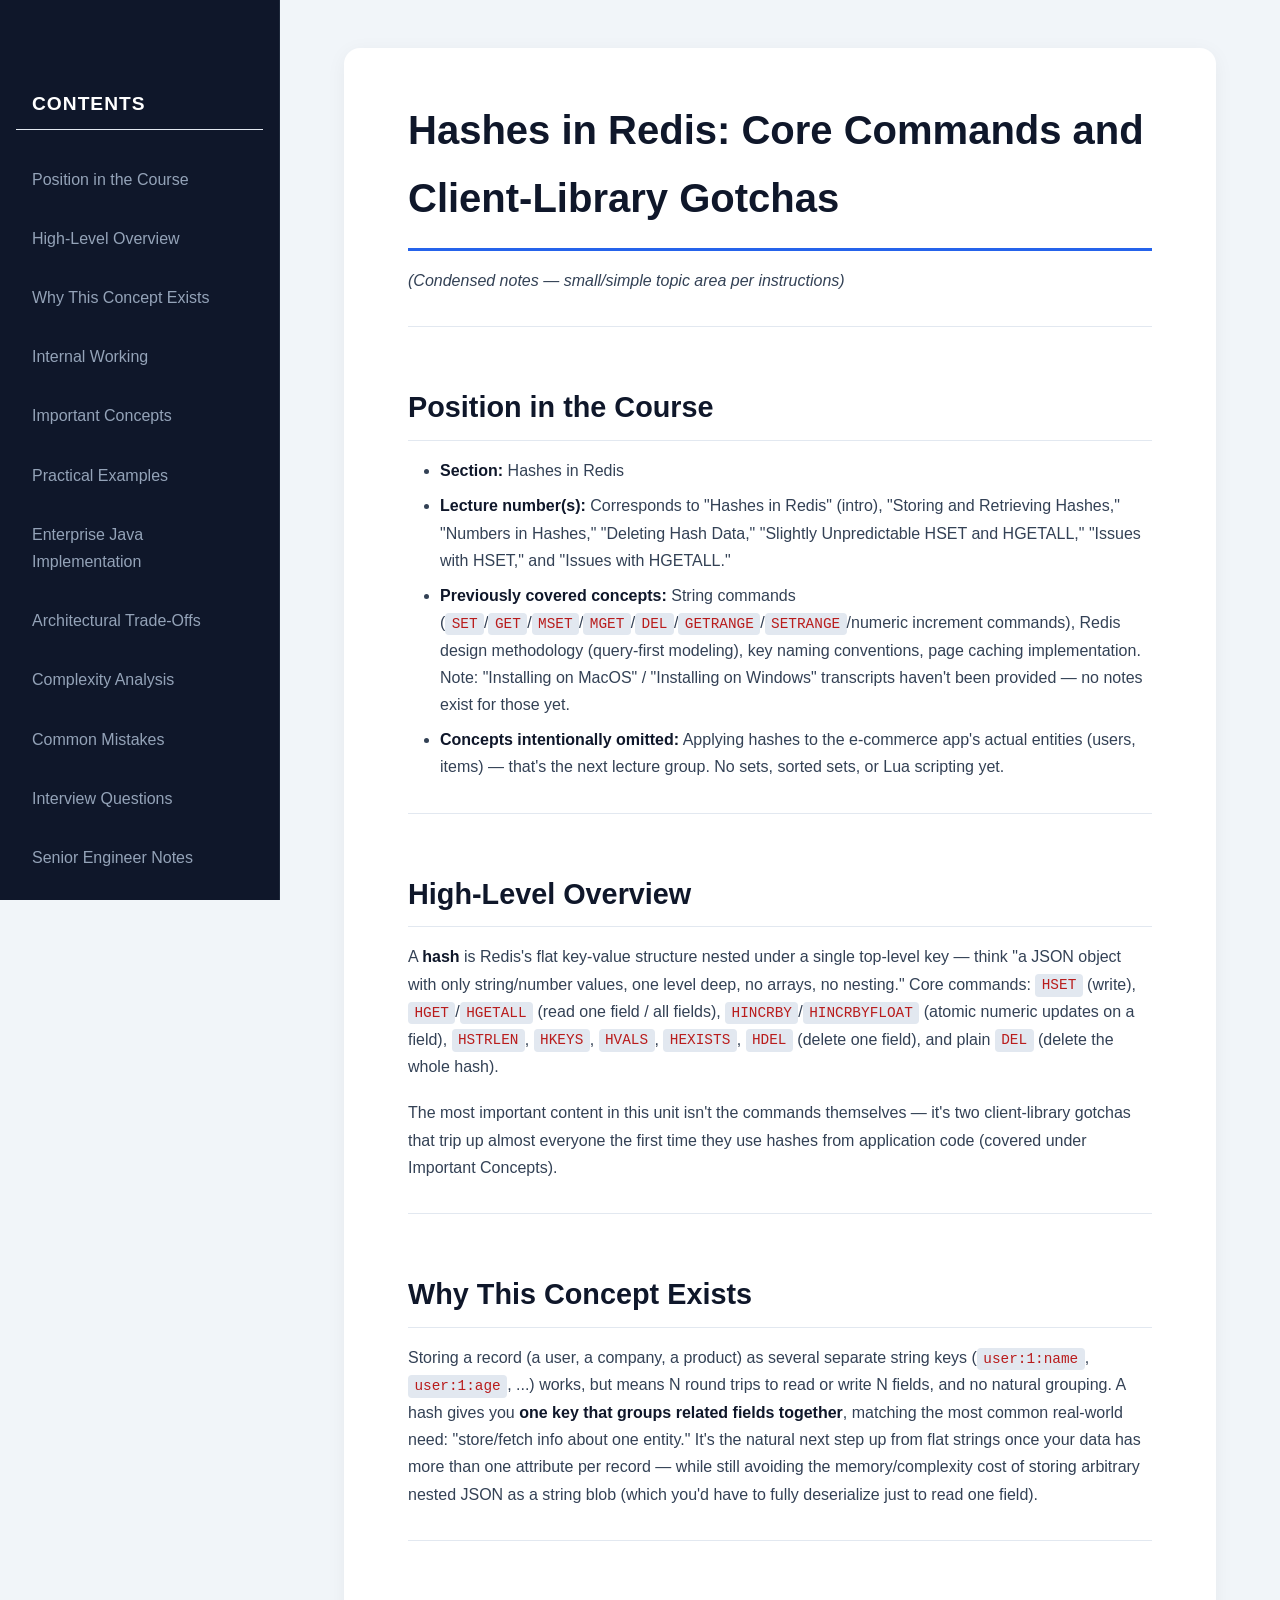
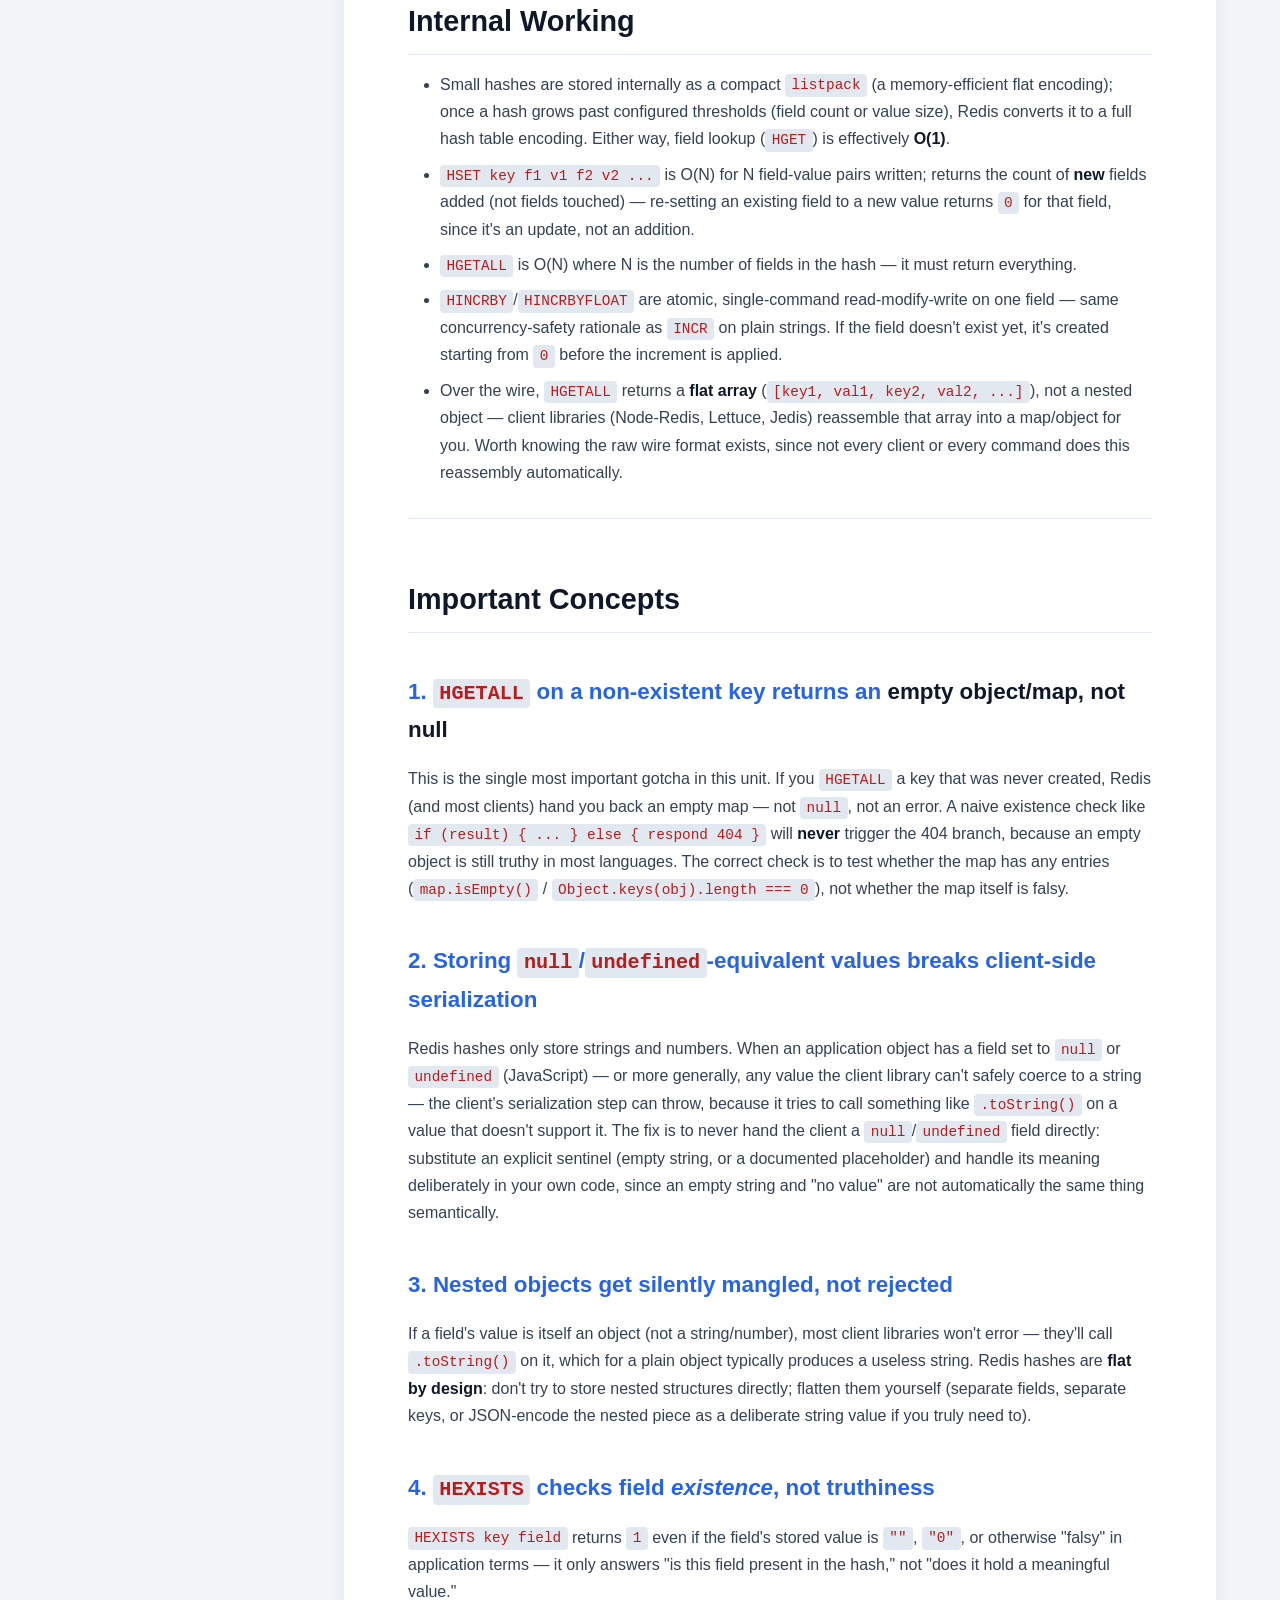
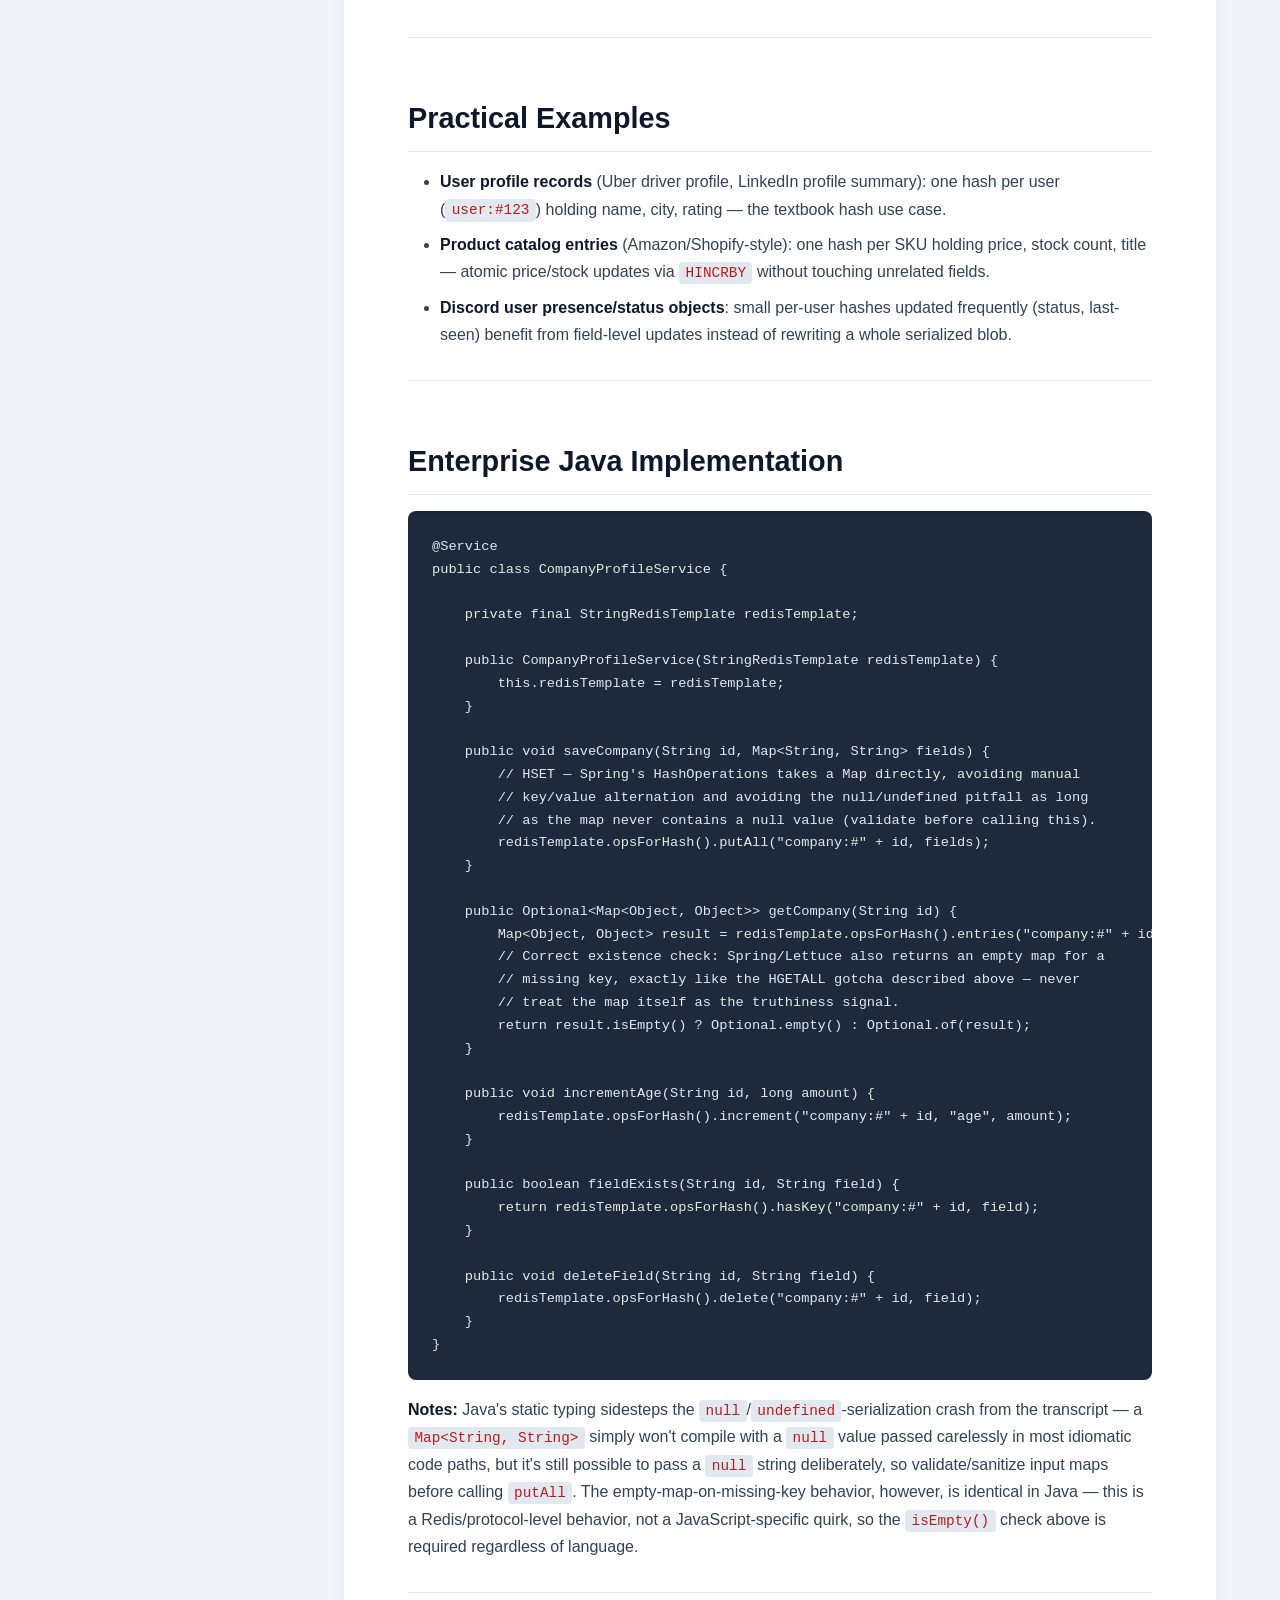
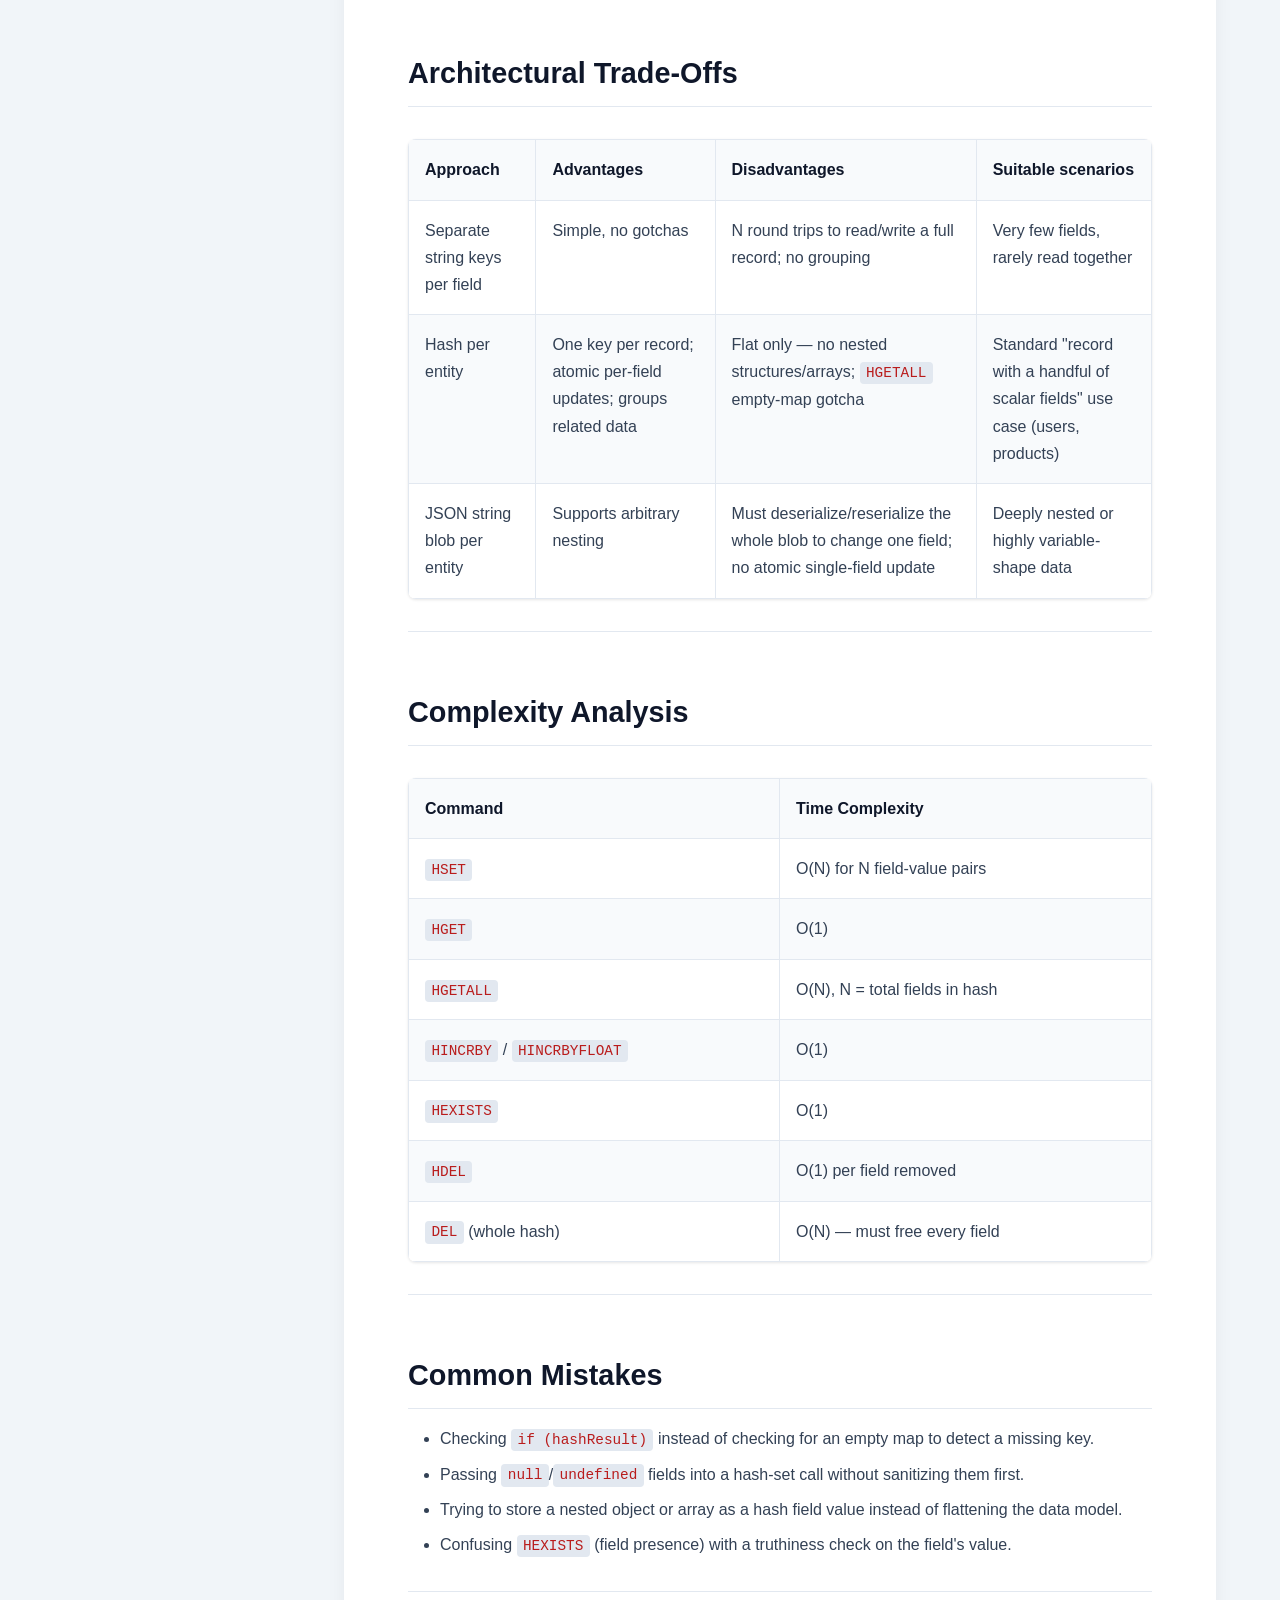
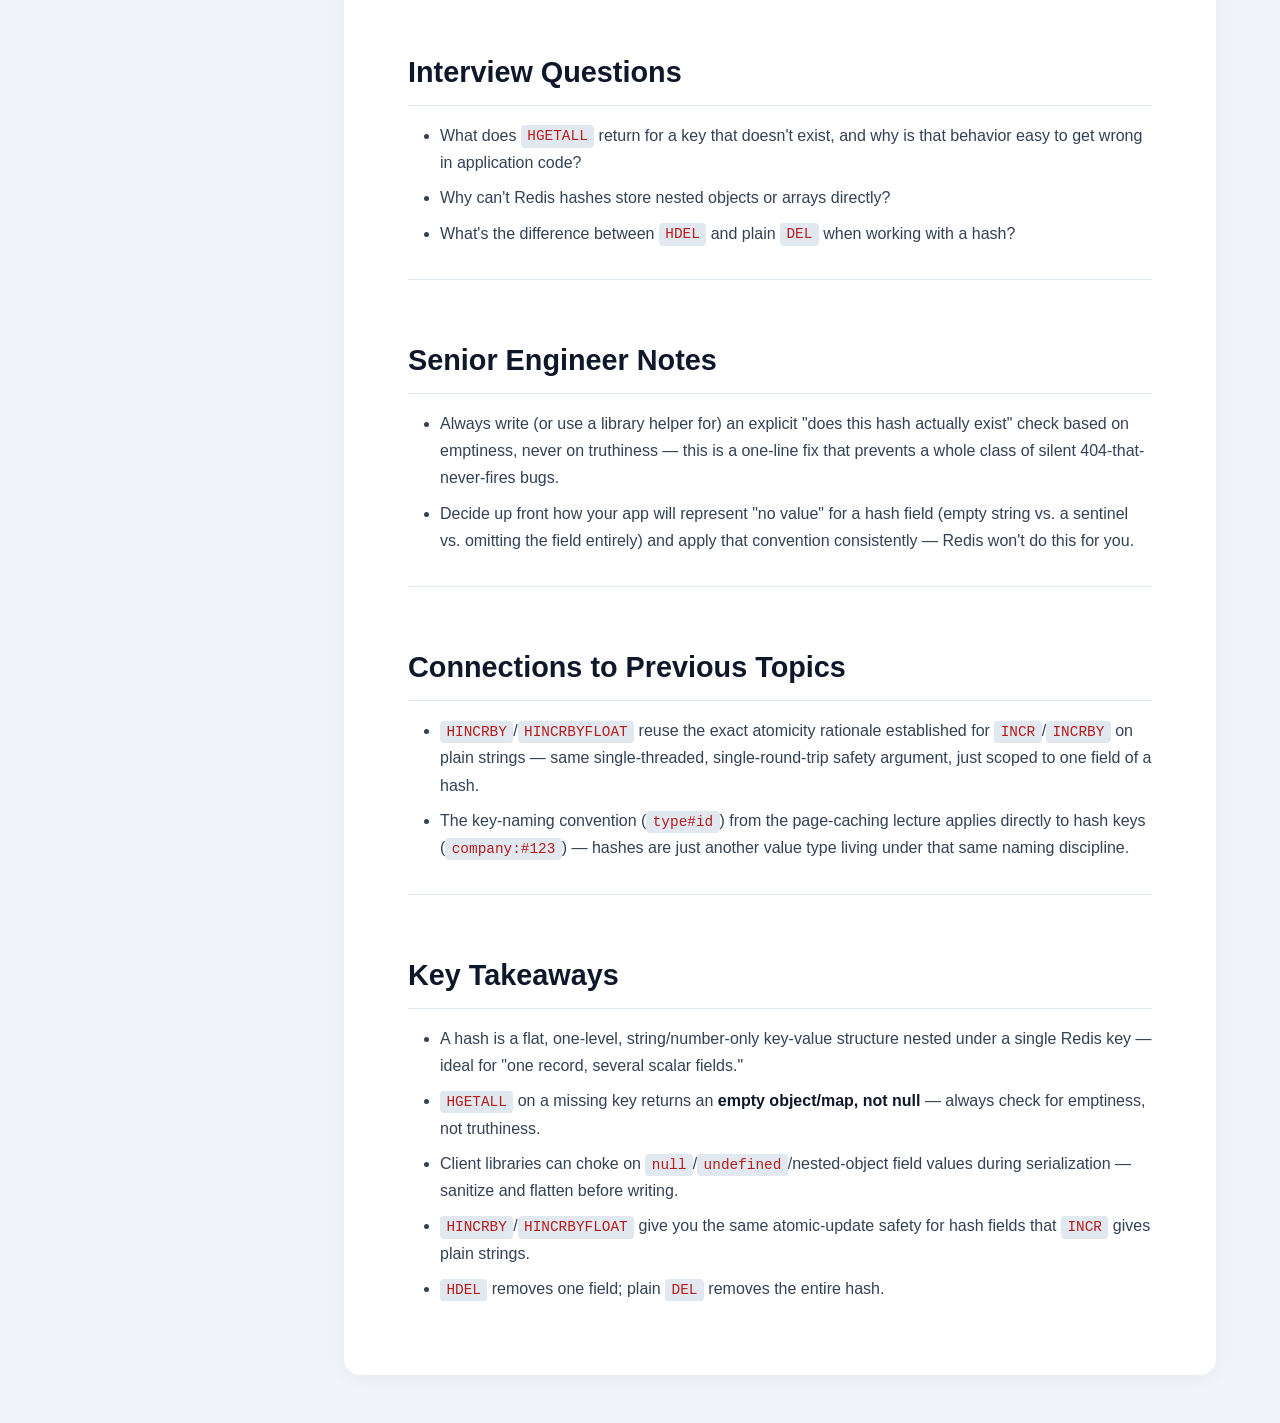
<file: Hashes.html>
<!DOCTYPE html>
<html lang="en">
<head>
    <meta charset="UTF-8">
    <meta name="viewport" content="width=device-width, initial-scale=1.0">
    <title>Redis: Hashes</title>
    <style>
        :root {
            --sidebar-bg: #0f172a;
            --sidebar-hover: #1e293b;
            --sidebar-text: #94a3b8;
            --sidebar-text-hover: #f8fafc;
            --bg-color: #f1f5f9;
            --card-bg: #ffffff;
            --text-main: #334155;
            --heading-color: #0f172a;
            --primary-accent: #2563eb;
            --code-bg: #1e293b;
            --code-text: #e2e8f0;
            --inline-code-bg: #e2e8f0;
            --inline-code-text: #b91c1c;
            --border-color: #e2e8f0;
        }

        html {
            scroll-behavior: smooth;
        }

        body {
            margin: 0;
            padding: 0;
            font-family: 'Inter', -apple-system, BlinkMacSystemFont, "Segoe UI", Roboto, Helvetica, Arial, sans-serif;
            background-color: var(--bg-color);
            color: var(--text-main);
            display: flex;
            line-height: 1.7;
        }

        /* Sidebar Navigation */
        .sidebar {
            width: 280px;
            height: 100vh;
            background-color: var(--sidebar-bg);
            position: fixed;
            top: 0;
            left: 0;
            overflow-y: auto;
            padding: 2rem 1rem;
            box-sizing: border-box;
            border-right: 1px solid #1e293b;
        }

        .sidebar h2 {
            color: #ffffff;
            font-size: 1.2rem;
            margin-bottom: 1.5rem;
            padding-left: 1rem;
            text-transform: uppercase;
            letter-spacing: 1px;
        }

        .sidebar ul {
            list-style: none;
            padding: 0;
            margin: 0;
        }

        .sidebar li {
            margin-bottom: 0.5rem;
        }

        .sidebar a {
            display: block;
            padding: 0.75rem 1rem;
            color: var(--sidebar-text);
            text-decoration: none;
            border-radius: 8px;
            font-weight: 500;
            transition: all 0.2s ease;
        }

        .sidebar a:hover {
            background-color: var(--sidebar-hover);
            color: var(--sidebar-text-hover);
            padding-left: 1.25rem;
        }

        /* Main Content Area */
        .content-wrapper {
            margin-left: 280px;
            padding: 3rem 5%;
            width: calc(100% - 280px);
            box-sizing: border-box;
        }

        .content {
            background: var(--card-bg);
            padding: 3rem 4rem;
            border-radius: 16px;
            box-shadow: 0 4px 20px rgba(0, 0, 0, 0.05);
            max-width: 1000px;
            margin: 0 auto;
        }

        /* Typography */
        h1, h2, h3, h4 {
            color: var(--heading-color);
            margin-top: 2.5rem;
            margin-bottom: 1rem;
            font-weight: 700;
        }

        h1 {
            font-size: 2.5rem;
            margin-top: 0;
            padding-bottom: 1rem;
            border-bottom: 3px solid var(--primary-accent);
        }

        h2 {
            font-size: 1.8rem;
            padding-bottom: 0.5rem;
            border-bottom: 1px solid var(--border-color);
            padding-top: 1rem;
        }

        h3 {
            font-size: 1.4rem;
            color: var(--primary-accent);
        }

        h4 {
            font-size: 1.1rem;
            color: var(--heading-color);
        }

        p {
            margin-bottom: 1.2rem;
        }

        strong {
            color: var(--heading-color);
        }

        /* Code Blocks */
        pre {
            background-color: var(--code-bg);
            color: var(--code-text);
            padding: 1.5rem;
            border-radius: 8px;
            overflow-x: auto;
            font-family: 'Fira Code', 'Courier New', Courier, monospace;
            font-size: 0.95rem;
            line-height: 1.5;
            box-shadow: inset 0 2px 4px rgba(0,0,0,0.1);
        }

        code {
            background-color: var(--inline-code-bg);
            color: var(--inline-code-text);
            padding: 0.2rem 0.4rem;
            border-radius: 4px;
            font-family: 'Fira Code', 'Courier New', Courier, monospace;
            font-size: 0.9em;
        }

        pre code {
            background-color: transparent;
            color: inherit;
            padding: 0;
        }

        /* Tables */
        table {
            width: 100%;
            border-collapse: collapse;
            margin: 2rem 0;
            background-color: #ffffff;
            border-radius: 8px;
            overflow: hidden;
            box-shadow: 0 1px 3px rgba(0,0,0,0.1);
        }

        th, td {
            padding: 1rem;
            text-align: left;
            border: 1px solid var(--border-color);
            vertical-align: top;
        }

        th {
            background-color: #f8fafc;
            color: var(--heading-color);
            font-weight: 600;
        }

        tr:nth-child(even) {
            background-color: #f8fafc;
        }

        /* Lists */
        ul, ol {
            margin-bottom: 1.5rem;
            padding-left: 2rem;
        }

        li {
            margin-bottom: 0.5rem;
        }

        hr {
            border: 0;
            border-top: 1px solid var(--border-color);
            margin: 2rem 0;
        }

        /* Callouts / Highlight Box */
        .highlight-box {
            background-color: #eff6ff;
            border-left: 4px solid var(--primary-accent);
            padding: 1.5rem;
            margin: 1.5rem 0;
            border-radius: 0 8px 8px 0;
        }

        /* Responsive Design */
        @media (max-width: 900px) {
            .sidebar {
                width: 100%;
                height: auto;
                position: relative;
                padding: 1rem;
            }
            .content-wrapper {
                margin-left: 0;
                width: 100%;
                padding: 1rem;
            }
            .content {
                padding: 1.5rem;
            }
            h1 {
                font-size: 2rem;
            }
        }
    </style>
</head>
<body>

    <!-- Vertical Sidebar -->
    <nav class="sidebar">
        <h2>Contents</h2>
        <ul>
            <li><a href="#position">Position in the Course</a></li>
            <li><a href="#overview">High-Level Overview</a></li>
            <li><a href="#why-exists">Why This Concept Exists</a></li>
            <li><a href="#internal-working">Internal Working</a></li>
            <li><a href="#important-concepts">Important Concepts</a></li>
            <li><a href="#practical-examples">Practical Examples</a></li>
            <li><a href="#java-implementation">Enterprise Java Implementation</a></li>
            <li><a href="#trade-offs">Architectural Trade-Offs</a></li>
            <li><a href="#complexity">Complexity Analysis</a></li>
            <li><a href="#mistakes">Common Mistakes</a></li>
            <li><a href="#interview-questions">Interview Questions</a></li>
            <li><a href="#senior-notes">Senior Engineer Notes</a></li>
            <li><a href="#connections">Connections to Previous Topics</a></li>
            <li><a href="#takeaways">Key Takeaways</a></li>
        </ul>
    </nav>

    <!-- Main Content -->
    <main class="content-wrapper">
        <div class="content">

            <div id="intro">
                <h1>Hashes in Redis: Core Commands and Client-Library Gotchas</h1>
                <p><em>(Condensed notes — small/simple topic area per instructions)</em></p>
                <hr>
            </div>

            <h2 id="position">Position in the Course</h2>
            <ul>
                <li><strong>Section:</strong> Hashes in Redis</li>
                <li><strong>Lecture number(s):</strong> Corresponds to "Hashes in Redis" (intro), "Storing and Retrieving Hashes," "Numbers in Hashes," "Deleting Hash Data," "Slightly Unpredictable HSET and HGETALL," "Issues with HSET," and "Issues with HGETALL."</li>
                <li><strong>Previously covered concepts:</strong> String commands (<code>SET</code>/<code>GET</code>/<code>MSET</code>/<code>MGET</code>/<code>DEL</code>/<code>GETRANGE</code>/<code>SETRANGE</code>/numeric increment commands), Redis design methodology (query-first modeling), key naming conventions, page caching implementation. Note: "Installing on MacOS" / "Installing on Windows" transcripts haven't been provided — no notes exist for those yet.</li>
                <li><strong>Concepts intentionally omitted:</strong> Applying hashes to the e-commerce app's actual entities (users, items) — that's the next lecture group. No sets, sorted sets, or Lua scripting yet.</li>
            </ul>

            <hr>

            <h2 id="overview">High-Level Overview</h2>
            <p>A <strong>hash</strong> is Redis's flat key-value structure nested under a single top-level key — think "a JSON object with only string/number values, one level deep, no arrays, no nesting." Core commands: <code>HSET</code> (write), <code>HGET</code>/<code>HGETALL</code> (read one field / all fields), <code>HINCRBY</code>/<code>HINCRBYFLOAT</code> (atomic numeric updates on a field), <code>HSTRLEN</code>, <code>HKEYS</code>, <code>HVALS</code>, <code>HEXISTS</code>, <code>HDEL</code> (delete one field), and plain <code>DEL</code> (delete the whole hash).</p>

            <p>The most important content in this unit isn't the commands themselves — it's two client-library gotchas that trip up almost everyone the first time they use hashes from application code (covered under Important Concepts).</p>

            <hr>

            <h2 id="why-exists">Why This Concept Exists</h2>
            <p>Storing a record (a user, a company, a product) as several separate string keys (<code>user:1:name</code>, <code>user:1:age</code>, ...) works, but means N round trips to read or write N fields, and no natural grouping. A hash gives you <strong>one key that groups related fields together</strong>, matching the most common real-world need: "store/fetch info about one entity." It's the natural next step up from flat strings once your data has more than one attribute per record — while still avoiding the memory/complexity cost of storing arbitrary nested JSON as a string blob (which you'd have to fully deserialize just to read one field).</p>

            <hr>

            <h2 id="internal-working">Internal Working</h2>
            <ul>
                <li>Small hashes are stored internally as a compact <code>listpack</code> (a memory-efficient flat encoding); once a hash grows past configured thresholds (field count or value size), Redis converts it to a full hash table encoding. Either way, field lookup (<code>HGET</code>) is effectively <strong>O(1)</strong>.</li>
                <li><code>HSET key f1 v1 f2 v2 ...</code> is O(N) for N field-value pairs written; returns the count of <strong>new</strong> fields added (not fields touched) — re-setting an existing field to a new value returns <code>0</code> for that field, since it's an update, not an addition.</li>
                <li><code>HGETALL</code> is O(N) where N is the number of fields in the hash — it must return everything.</li>
                <li><code>HINCRBY</code>/<code>HINCRBYFLOAT</code> are atomic, single-command read-modify-write on one field — same concurrency-safety rationale as <code>INCR</code> on plain strings. If the field doesn't exist yet, it's created starting from <code>0</code> before the increment is applied.</li>
                <li>Over the wire, <code>HGETALL</code> returns a <strong>flat array</strong> (<code>[key1, val1, key2, val2, ...]</code>), not a nested object — client libraries (Node-Redis, Lettuce, Jedis) reassemble that array into a map/object for you. Worth knowing the raw wire format exists, since not every client or every command does this reassembly automatically.</li>
            </ul>

            <hr>

            <h2 id="important-concepts">Important Concepts</h2>
            
            <h3>1. <code>HGETALL</code> on a non-existent key returns an <strong>empty object/map, not null</strong></h3>
            <p>This is the single most important gotcha in this unit. If you <code>HGETALL</code> a key that was never created, Redis (and most clients) hand you back an empty map — not <code>null</code>, not an error. A naive existence check like <code>if (result) { ... } else { respond 404 }</code> will <strong>never</strong> trigger the 404 branch, because an empty object is still truthy in most languages. The correct check is to test whether the map has any entries (<code>map.isEmpty()</code> / <code>Object.keys(obj).length === 0</code>), not whether the map itself is falsy.</p>

            <h3>2. Storing <code>null</code>/<code>undefined</code>-equivalent values breaks client-side serialization</h3>
            <p>Redis hashes only store strings and numbers. When an application object has a field set to <code>null</code> or <code>undefined</code> (JavaScript) — or more generally, any value the client library can't safely coerce to a string — the client's serialization step can throw, because it tries to call something like <code>.toString()</code> on a value that doesn't support it. The fix is to never hand the client a <code>null</code>/<code>undefined</code> field directly: substitute an explicit sentinel (empty string, or a documented placeholder) and handle its meaning deliberately in your own code, since an empty string and "no value" are not automatically the same thing semantically.</p>

            <h3>3. Nested objects get silently mangled, not rejected</h3>
            <p>If a field's value is itself an object (not a string/number), most client libraries won't error — they'll call <code>.toString()</code> on it, which for a plain object typically produces a useless string. Redis hashes are <strong>flat by design</strong>: don't try to store nested structures directly; flatten them yourself (separate fields, separate keys, or JSON-encode the nested piece as a deliberate string value if you truly need to).</p>

            <h3>4. <code>HEXISTS</code> checks field <em>existence</em>, not truthiness</h3>
            <p><code>HEXISTS key field</code> returns <code>1</code> even if the field's stored value is <code>""</code>, <code>"0"</code>, or otherwise "falsy" in application terms — it only answers "is this field present in the hash," not "does it hold a meaningful value."</p>

            <hr>

            <h2 id="practical-examples">Practical Examples</h2>
            <ul>
                <li><strong>User profile records</strong> (Uber driver profile, LinkedIn profile summary): one hash per user (<code>user:#123</code>) holding name, city, rating — the textbook hash use case.</li>
                <li><strong>Product catalog entries</strong> (Amazon/Shopify-style): one hash per SKU holding price, stock count, title — atomic price/stock updates via <code>HINCRBY</code> without touching unrelated fields.</li>
                <li><strong>Discord user presence/status objects</strong>: small per-user hashes updated frequently (status, last-seen) benefit from field-level updates instead of rewriting a whole serialized blob.</li>
            </ul>

            <hr>

            <h2 id="java-implementation">Enterprise Java Implementation</h2>

<pre><code>@Service
public class CompanyProfileService {

    private final StringRedisTemplate redisTemplate;

    public CompanyProfileService(StringRedisTemplate redisTemplate) {
        this.redisTemplate = redisTemplate;
    }

    public void saveCompany(String id, Map&lt;String, String&gt; fields) {
        // HSET — Spring's HashOperations takes a Map directly, avoiding manual
        // key/value alternation and avoiding the null/undefined pitfall as long
        // as the map never contains a null value (validate before calling this).
        redisTemplate.opsForHash().putAll("company:#" + id, fields);
    }

    public Optional&lt;Map&lt;Object, Object&gt;&gt; getCompany(String id) {
        Map&lt;Object, Object&gt; result = redisTemplate.opsForHash().entries("company:#" + id);
        // Correct existence check: Spring/Lettuce also returns an empty map for a
        // missing key, exactly like the HGETALL gotcha described above — never
        // treat the map itself as the truthiness signal.
        return result.isEmpty() ? Optional.empty() : Optional.of(result);
    }

    public void incrementAge(String id, long amount) {
        redisTemplate.opsForHash().increment("company:#" + id, "age", amount);
    }

    public boolean fieldExists(String id, String field) {
        return redisTemplate.opsForHash().hasKey("company:#" + id, field);
    }

    public void deleteField(String id, String field) {
        redisTemplate.opsForHash().delete("company:#" + id, field);
    }
}</code></pre>

            <p><strong>Notes:</strong> Java's static typing sidesteps the <code>null</code>/<code>undefined</code>-serialization crash from the transcript — a <code>Map&lt;String, String&gt;</code> simply won't compile with a <code>null</code> value passed carelessly in most idiomatic code paths, but it's still possible to pass a <code>null</code> string deliberately, so validate/sanitize input maps before calling <code>putAll</code>. The empty-map-on-missing-key behavior, however, is identical in Java — this is a Redis/protocol-level behavior, not a JavaScript-specific quirk, so the <code>isEmpty()</code> check above is required regardless of language.</p>

            <hr>

            <h2 id="trade-offs">Architectural Trade-Offs</h2>

            <table>
                <thead>
                    <tr>
                        <th>Approach</th>
                        <th>Advantages</th>
                        <th>Disadvantages</th>
                        <th>Suitable scenarios</th>
                    </tr>
                </thead>
                <tbody>
                    <tr>
                        <td>Separate string keys per field</td>
                        <td>Simple, no gotchas</td>
                        <td>N round trips to read/write a full record; no grouping</td>
                        <td>Very few fields, rarely read together</td>
                    </tr>
                    <tr>
                        <td>Hash per entity</td>
                        <td>One key per record; atomic per-field updates; groups related data</td>
                        <td>Flat only — no nested structures/arrays; <code>HGETALL</code> empty-map gotcha</td>
                        <td>Standard "record with a handful of scalar fields" use case (users, products)</td>
                    </tr>
                    <tr>
                        <td>JSON string blob per entity</td>
                        <td>Supports arbitrary nesting</td>
                        <td>Must deserialize/reserialize the whole blob to change one field; no atomic single-field update</td>
                        <td>Deeply nested or highly variable-shape data</td>
                    </tr>
                </tbody>
            </table>

            <hr>

            <h2 id="complexity">Complexity Analysis</h2>

            <table>
                <thead>
                    <tr>
                        <th>Command</th>
                        <th>Time Complexity</th>
                    </tr>
                </thead>
                <tbody>
                    <tr>
                        <td><code>HSET</code></td>
                        <td>O(N) for N field-value pairs</td>
                    </tr>
                    <tr>
                        <td><code>HGET</code></td>
                        <td>O(1)</td>
                    </tr>
                    <tr>
                        <td><code>HGETALL</code></td>
                        <td>O(N), N = total fields in hash</td>
                    </tr>
                    <tr>
                        <td><code>HINCRBY</code> / <code>HINCRBYFLOAT</code></td>
                        <td>O(1)</td>
                    </tr>
                    <tr>
                        <td><code>HEXISTS</code></td>
                        <td>O(1)</td>
                    </tr>
                    <tr>
                        <td><code>HDEL</code></td>
                        <td>O(1) per field removed</td>
                    </tr>
                    <tr>
                        <td><code>DEL</code> (whole hash)</td>
                        <td>O(N) — must free every field</td>
                    </tr>
                </tbody>
            </table>

            <hr>

            <h2 id="mistakes">Common Mistakes</h2>
            <ul>
                <li>Checking <code>if (hashResult)</code> instead of checking for an empty map to detect a missing key.</li>
                <li>Passing <code>null</code>/<code>undefined</code> fields into a hash-set call without sanitizing them first.</li>
                <li>Trying to store a nested object or array as a hash field value instead of flattening the data model.</li>
                <li>Confusing <code>HEXISTS</code> (field presence) with a truthiness check on the field's value.</li>
            </ul>

            <hr>

            <h2 id="interview-questions">Interview Questions</h2>
            <ul>
                <li>What does <code>HGETALL</code> return for a key that doesn't exist, and why is that behavior easy to get wrong in application code?</li>
                <li>Why can't Redis hashes store nested objects or arrays directly?</li>
                <li>What's the difference between <code>HDEL</code> and plain <code>DEL</code> when working with a hash?</li>
            </ul>

            <hr>

            <h2 id="senior-notes">Senior Engineer Notes</h2>
            <ul>
                <li>Always write (or use a library helper for) an explicit "does this hash actually exist" check based on emptiness, never on truthiness — this is a one-line fix that prevents a whole class of silent 404-that-never-fires bugs.</li>
                <li>Decide up front how your app will represent "no value" for a hash field (empty string vs. a sentinel vs. omitting the field entirely) and apply that convention consistently — Redis won't do this for you.</li>
            </ul>

            <hr>

            <h2 id="connections">Connections to Previous Topics</h2>
            <ul>
                <li><code>HINCRBY</code>/<code>HINCRBYFLOAT</code> reuse the exact atomicity rationale established for <code>INCR</code>/<code>INCRBY</code> on plain strings — same single-threaded, single-round-trip safety argument, just scoped to one field of a hash.</li>
                <li>The key-naming convention (<code>type#id</code>) from the page-caching lecture applies directly to hash keys (<code>company:#123</code>) — hashes are just another value type living under that same naming discipline.</li>
            </ul>

            <hr>

            <h2 id="takeaways">Key Takeaways</h2>
            <ul>
                <li>A hash is a flat, one-level, string/number-only key-value structure nested under a single Redis key — ideal for "one record, several scalar fields."</li>
                <li><code>HGETALL</code> on a missing key returns an <strong>empty object/map, not null</strong> — always check for emptiness, not truthiness.</li>
                <li>Client libraries can choke on <code>null</code>/<code>undefined</code>/nested-object field values during serialization — sanitize and flatten before writing.</li>
                <li><code>HINCRBY</code>/<code>HINCRBYFLOAT</code> give you the same atomic-update safety for hash fields that <code>INCR</code> gives plain strings.</li>
                <li><code>HDEL</code> removes one field; plain <code>DEL</code> removes the entire hash.</li>
            </ul>
        </div>
    </main>

</body>
</html>
</file>
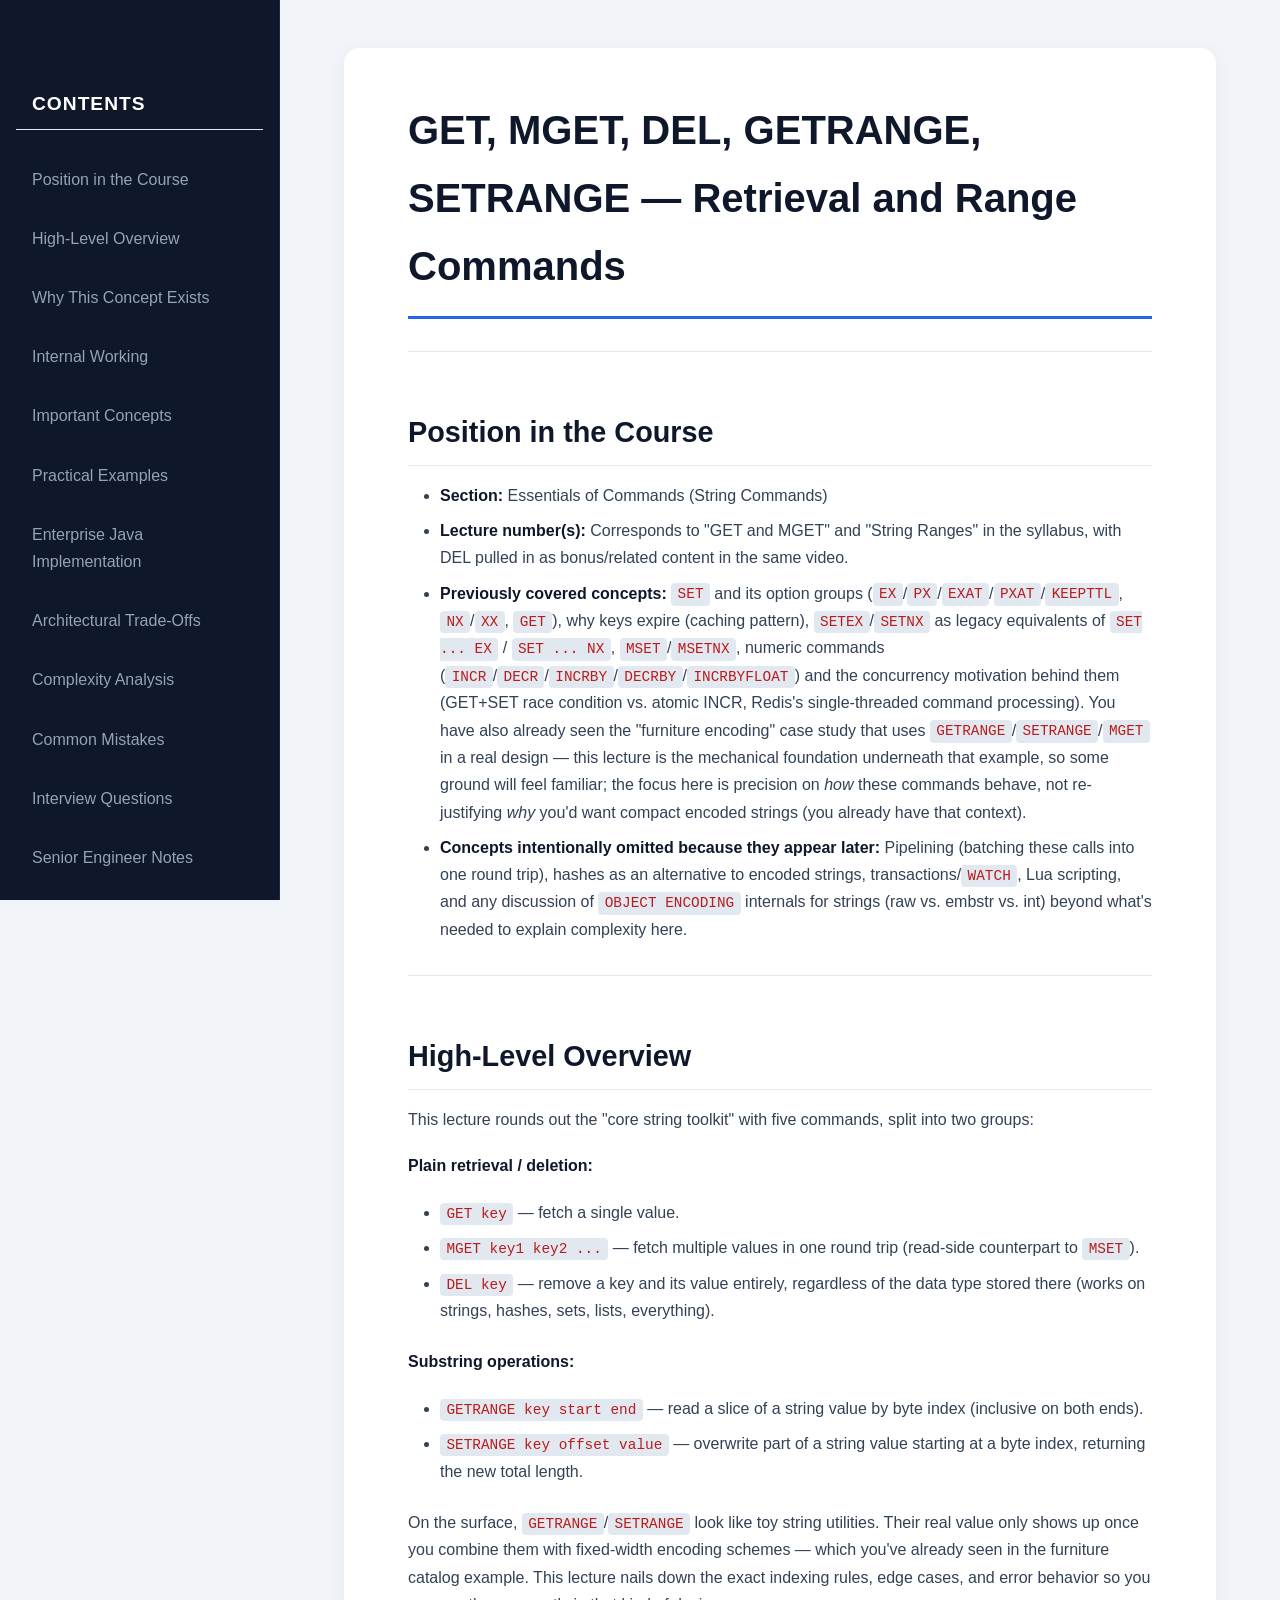
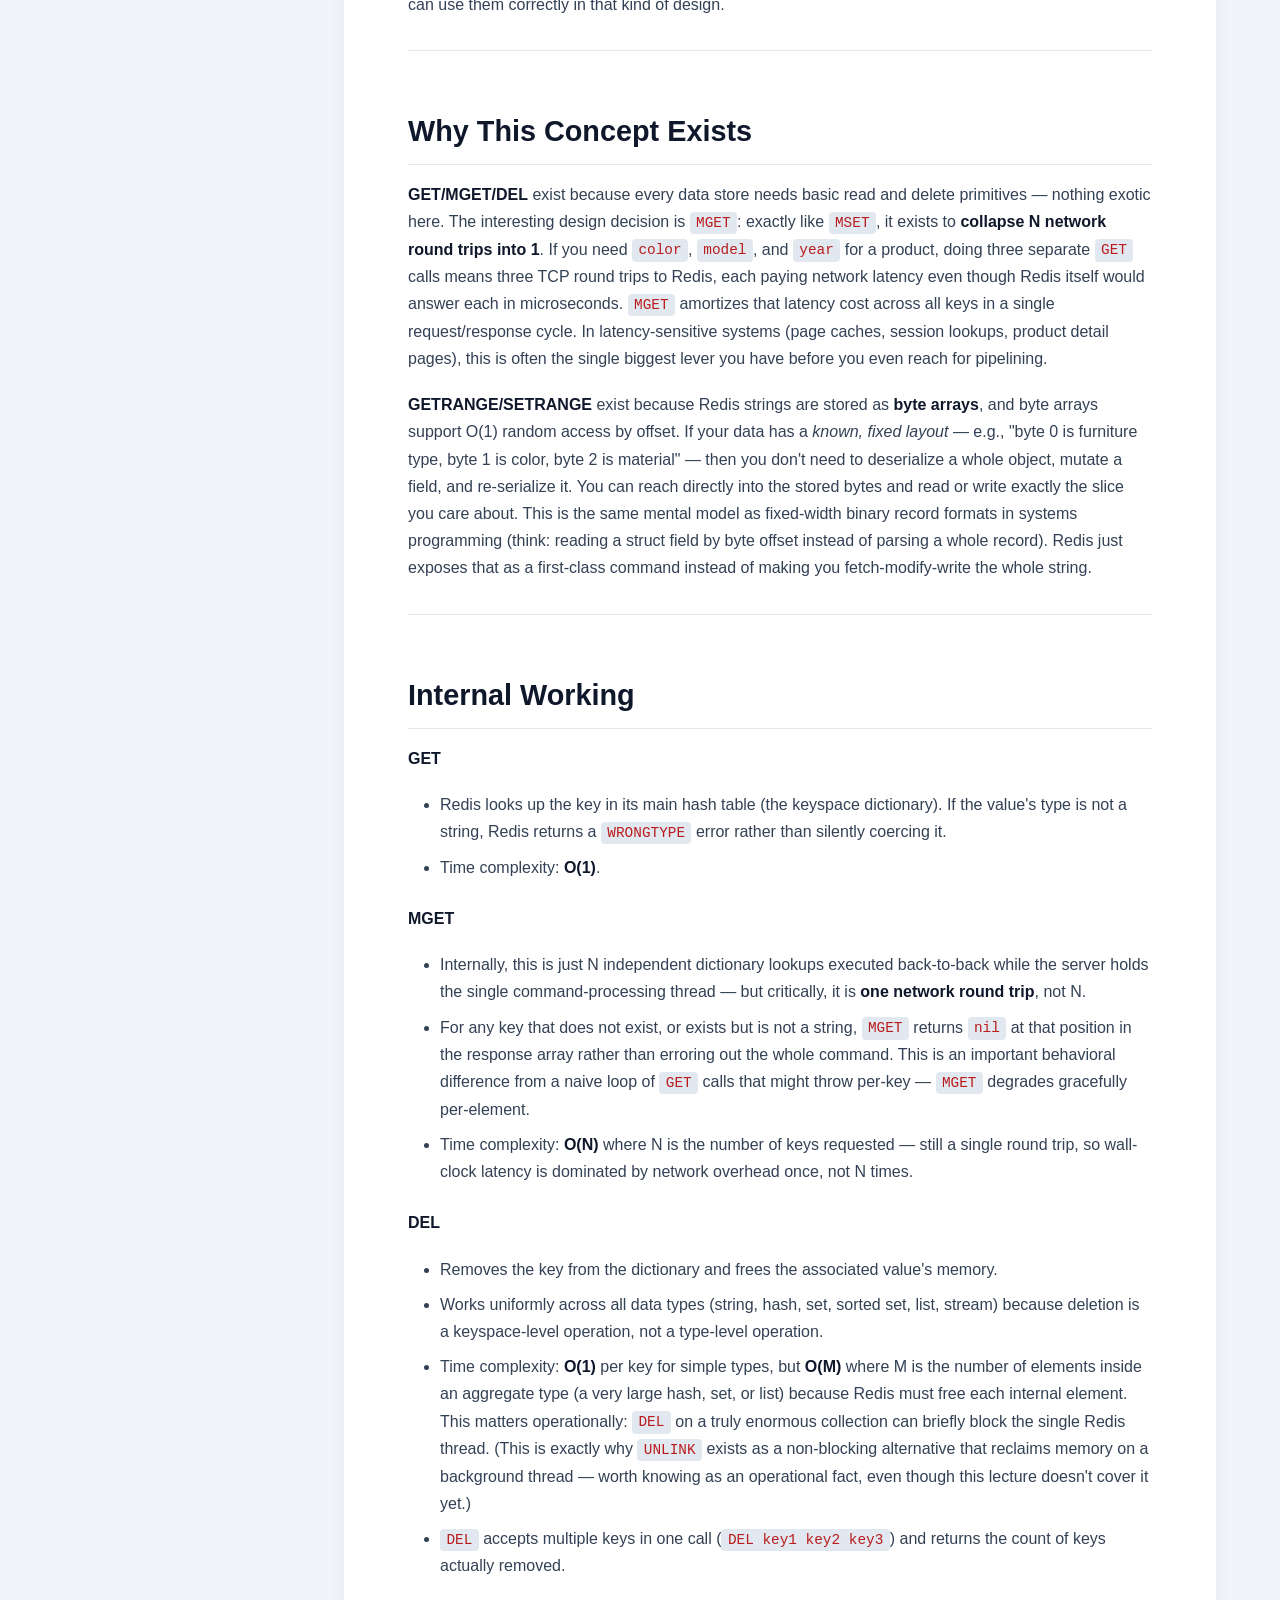
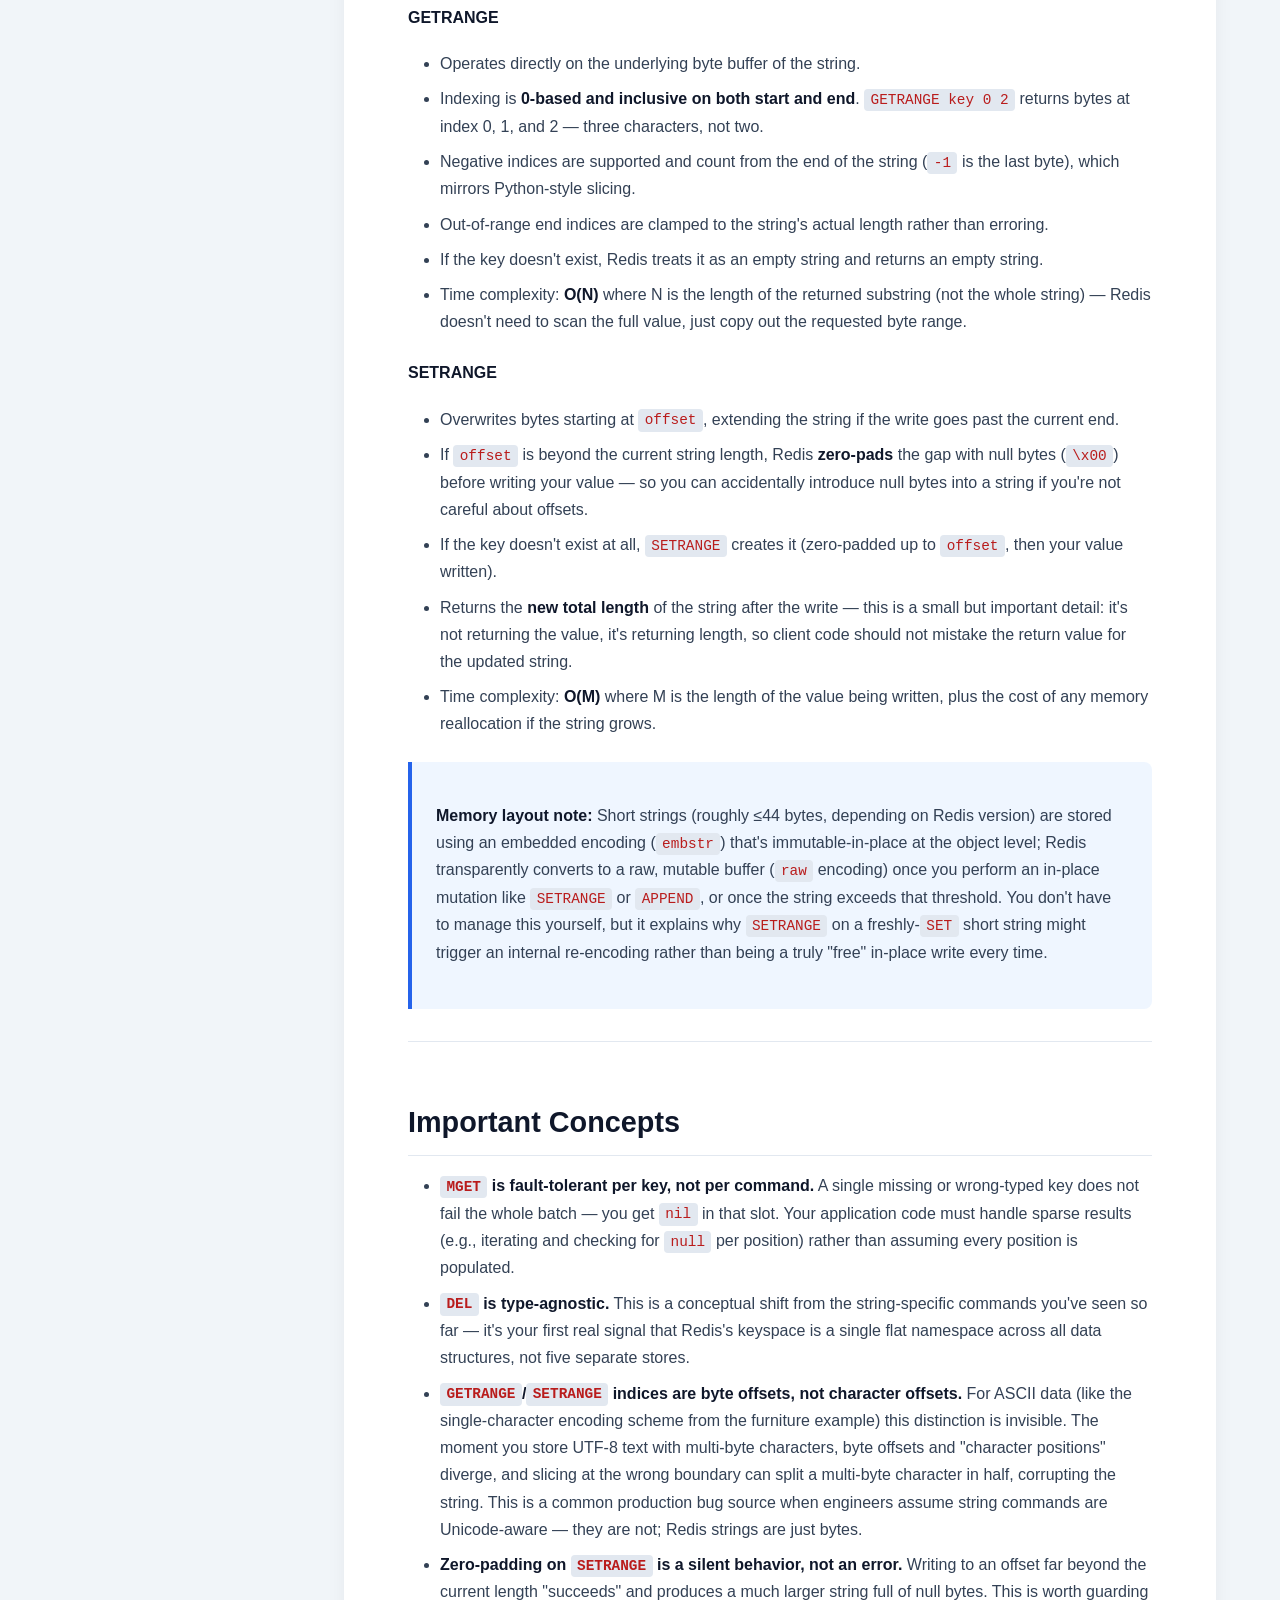
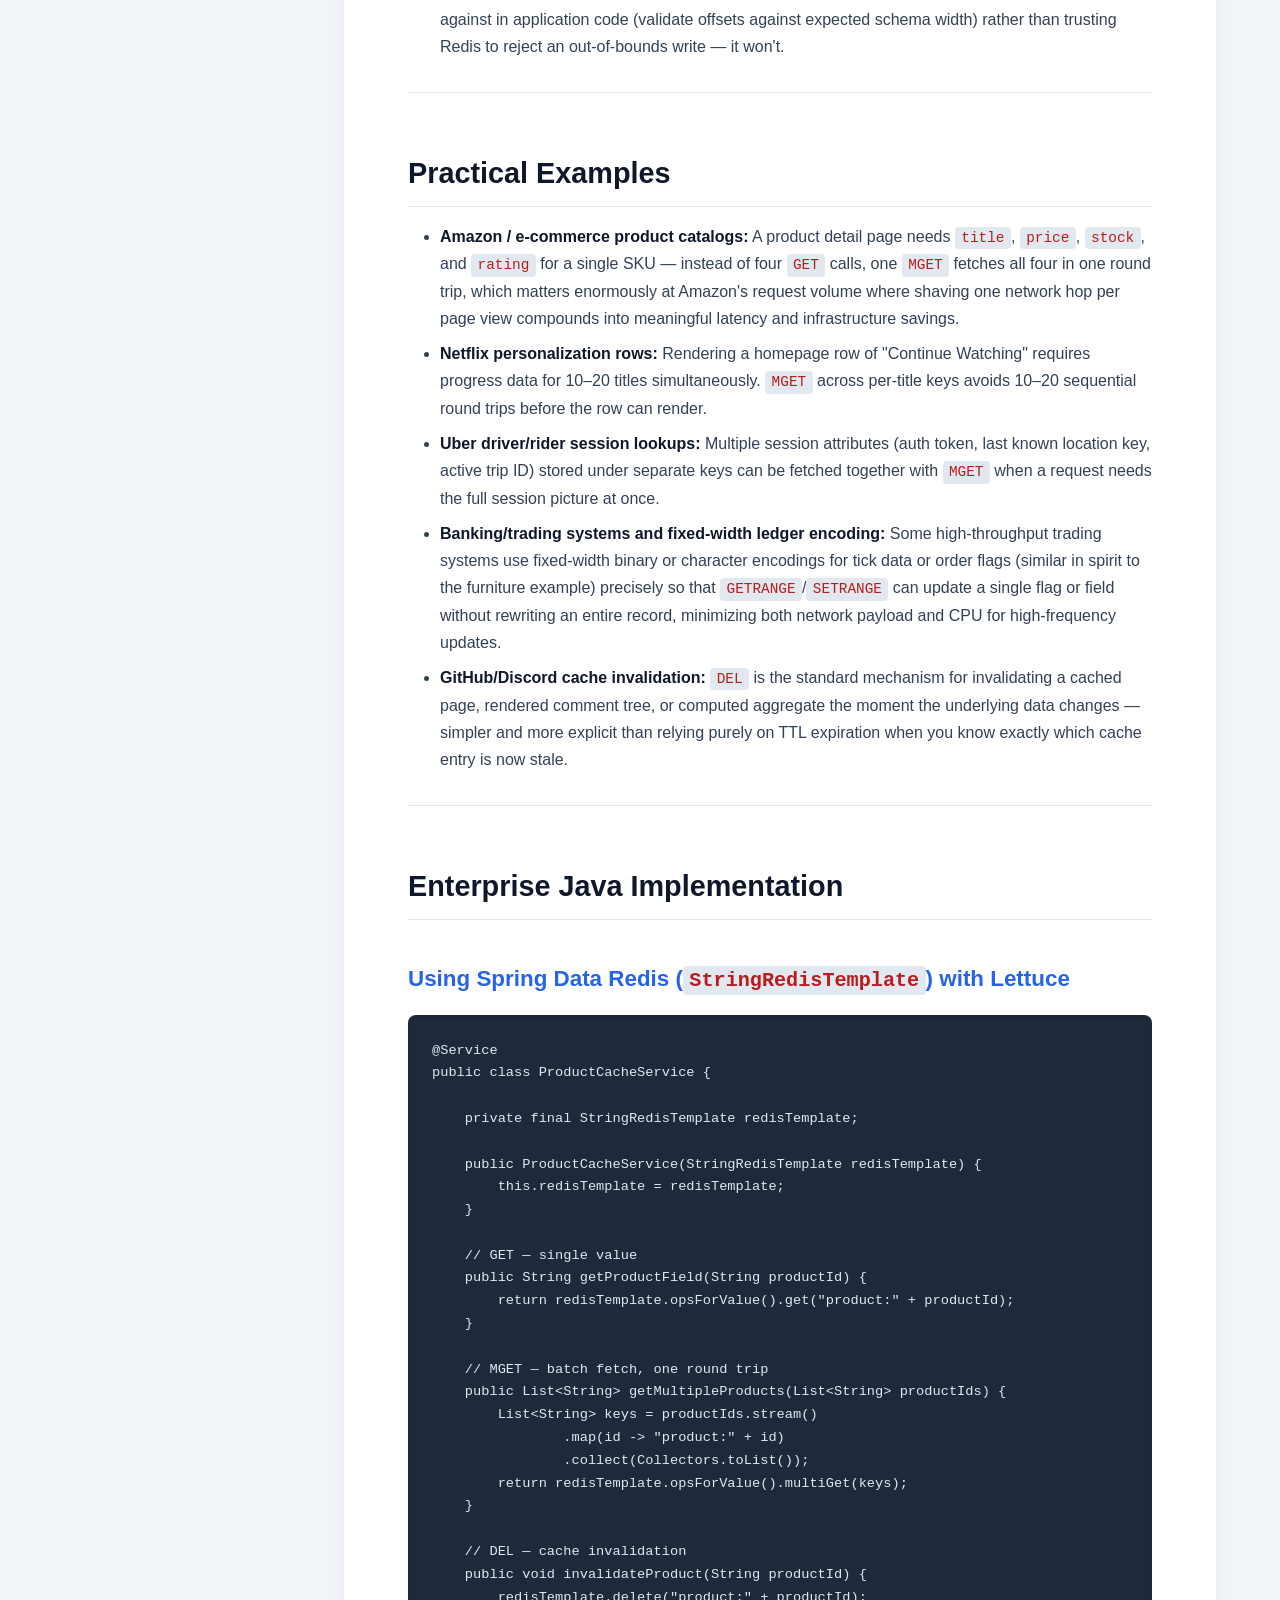
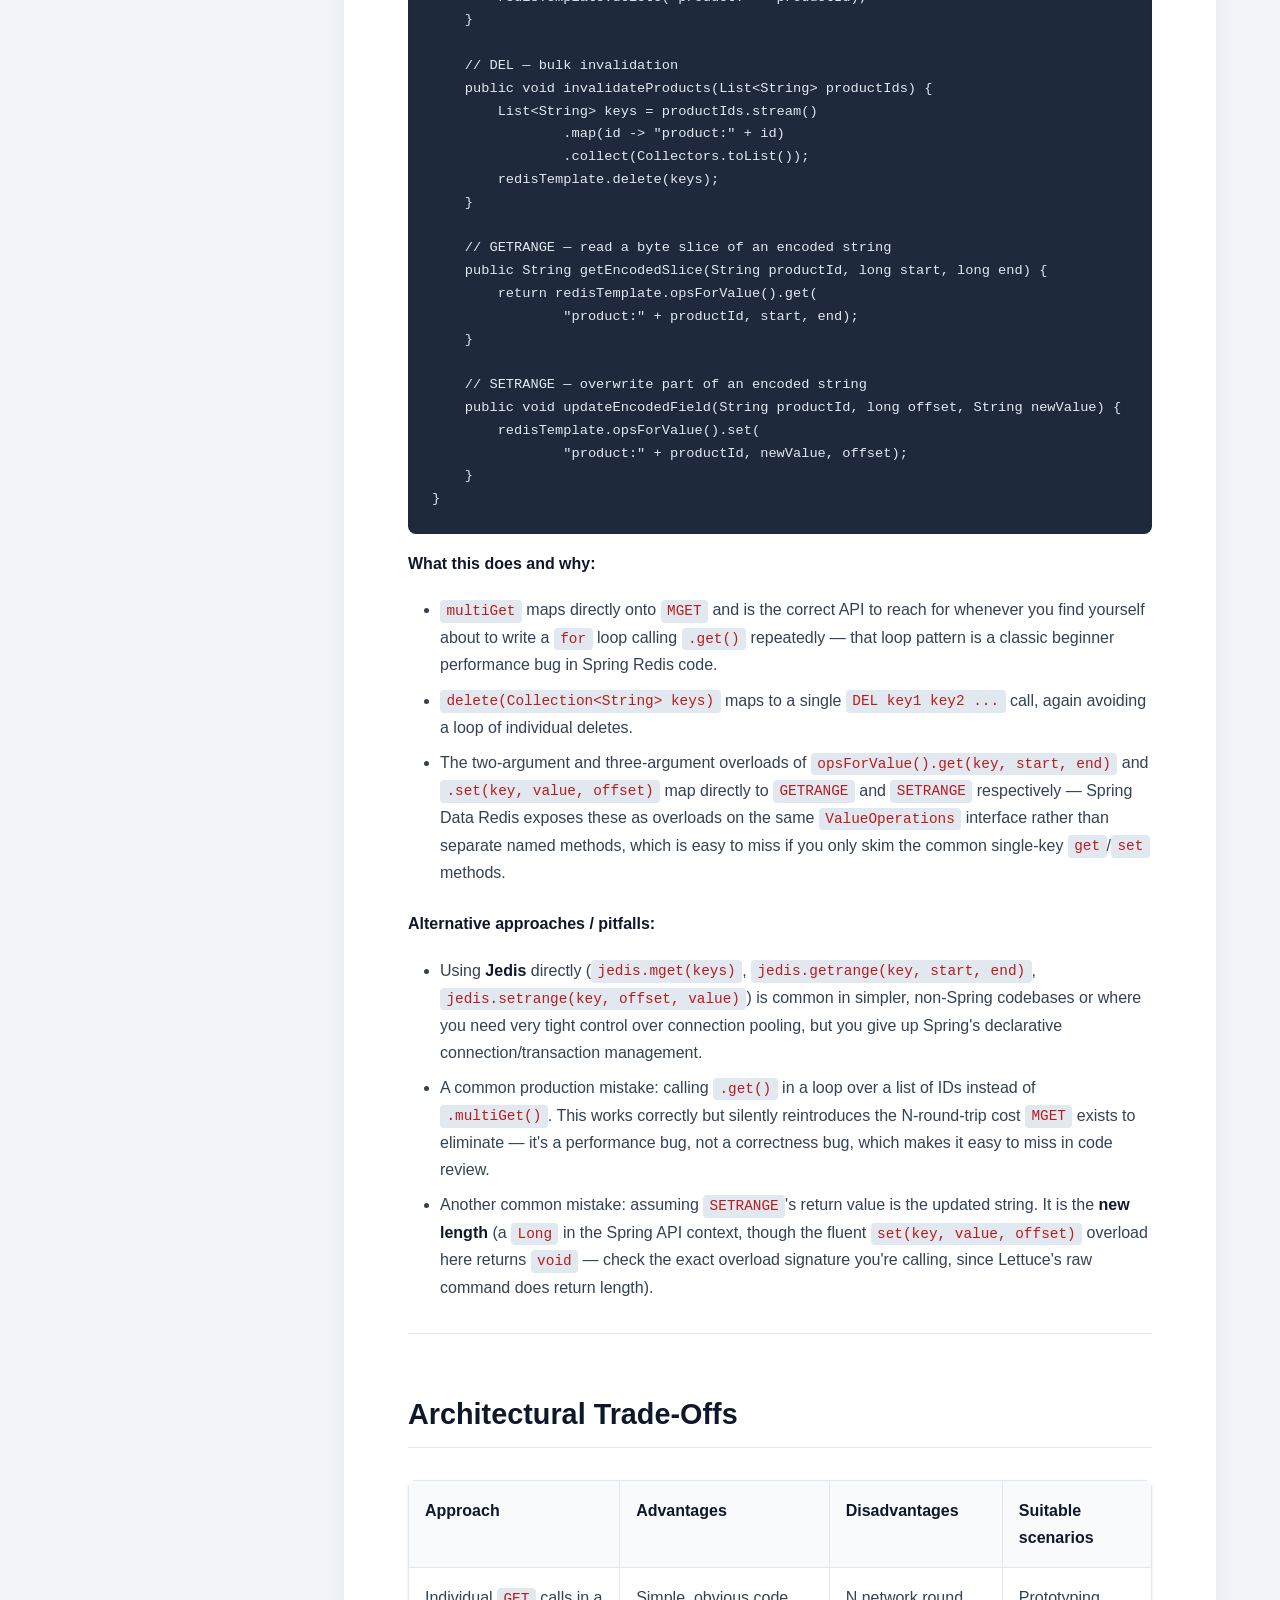
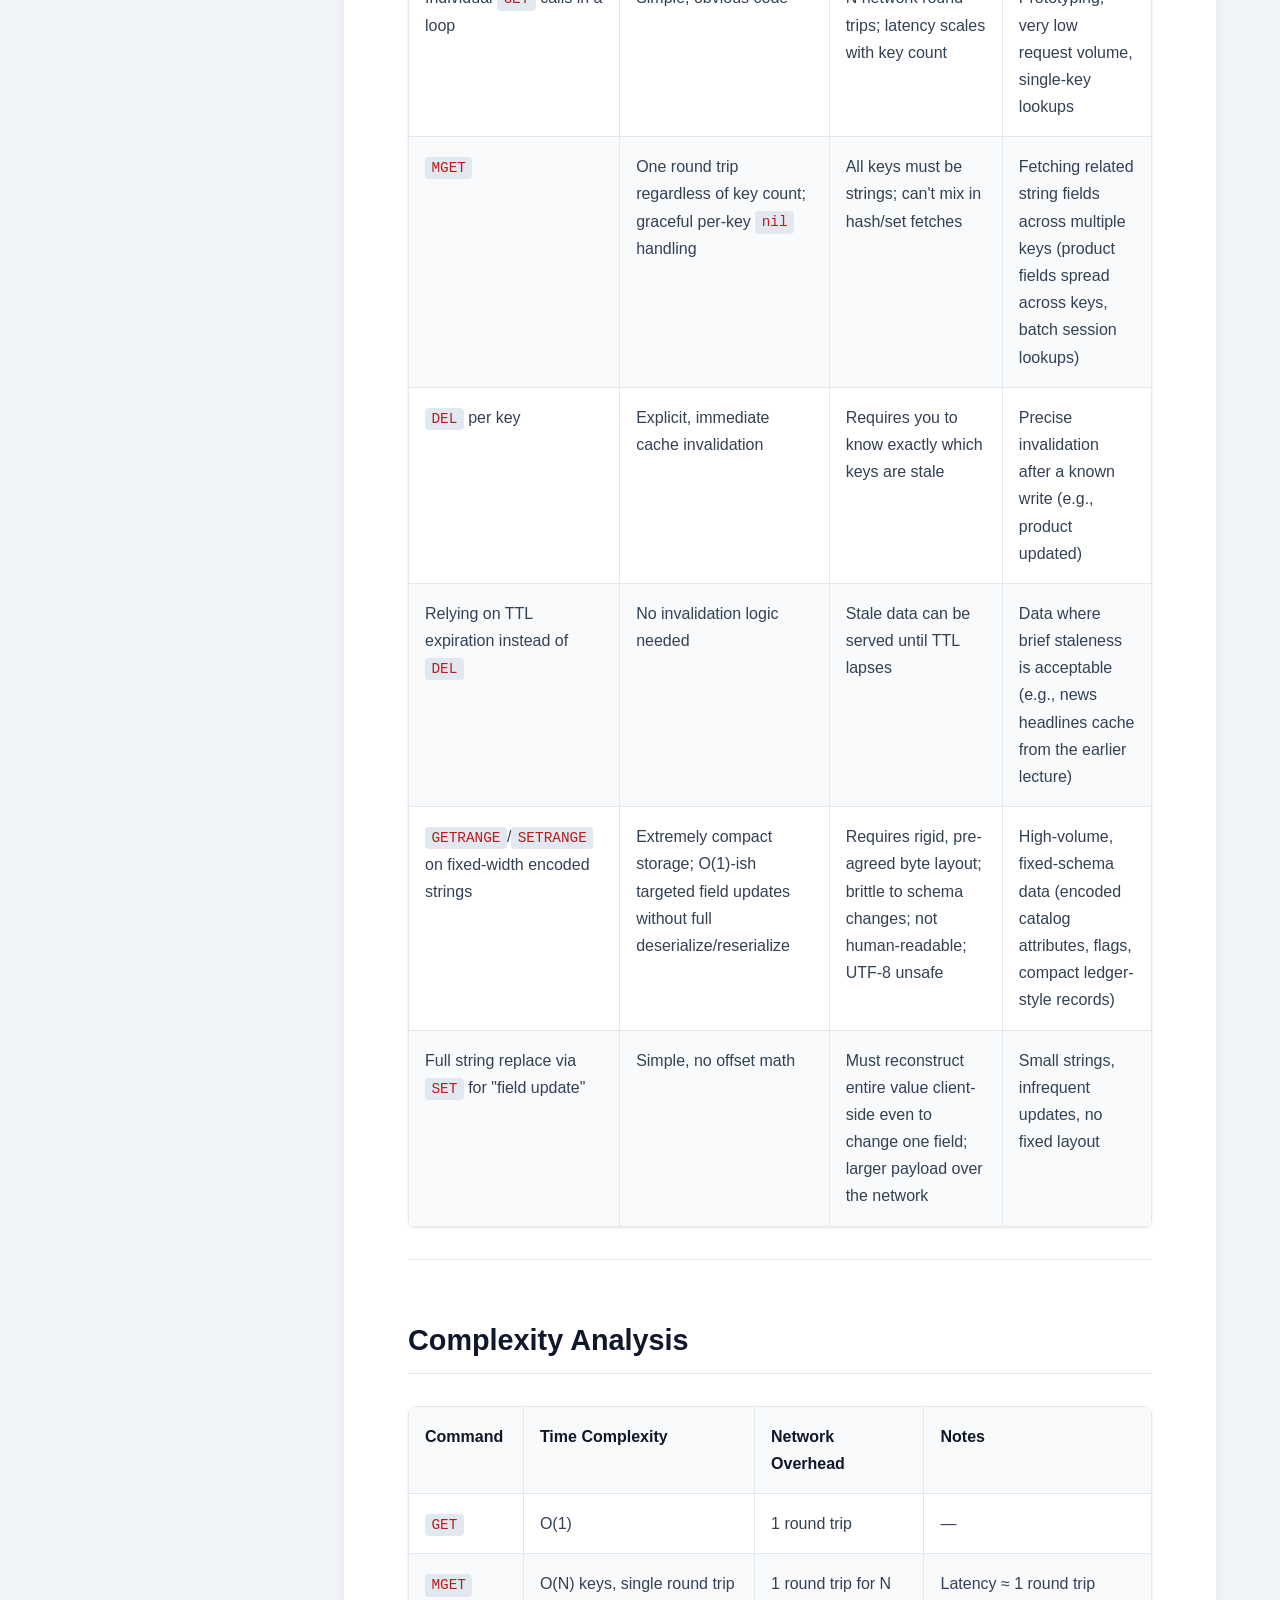
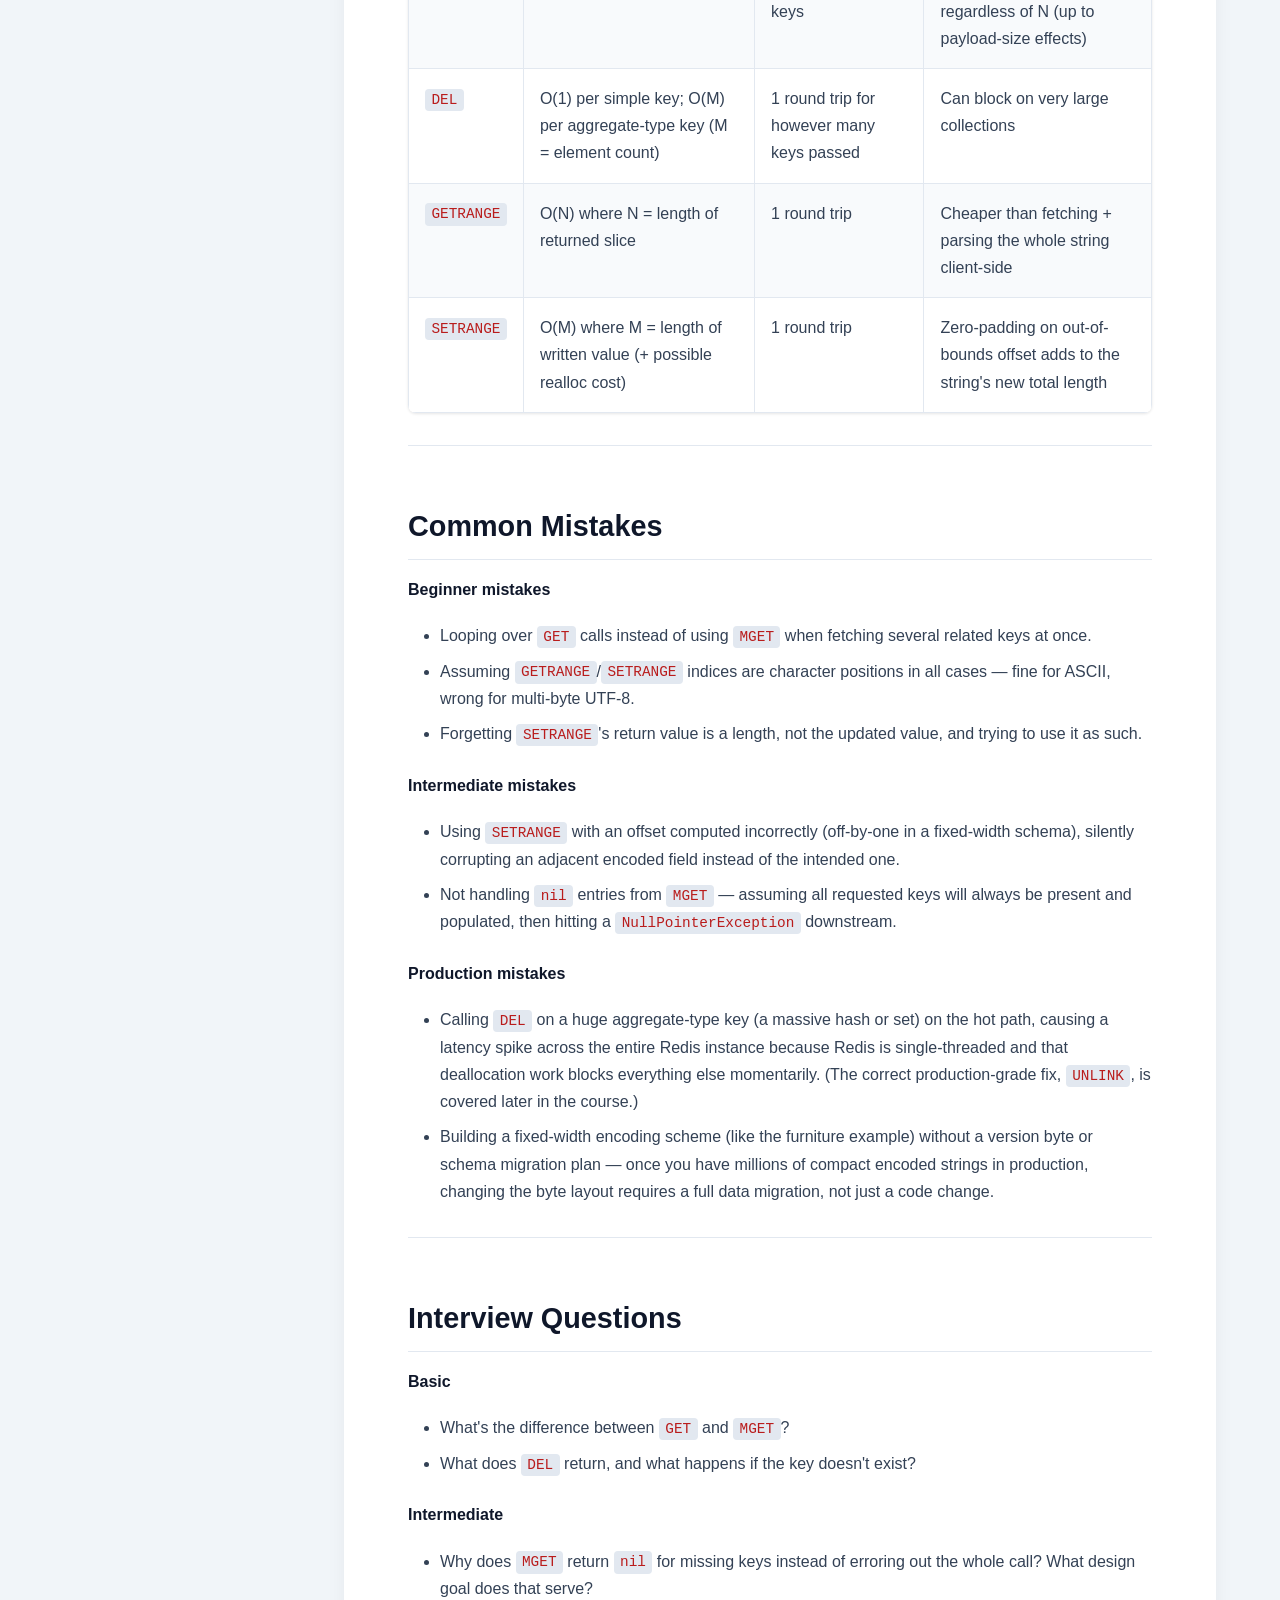
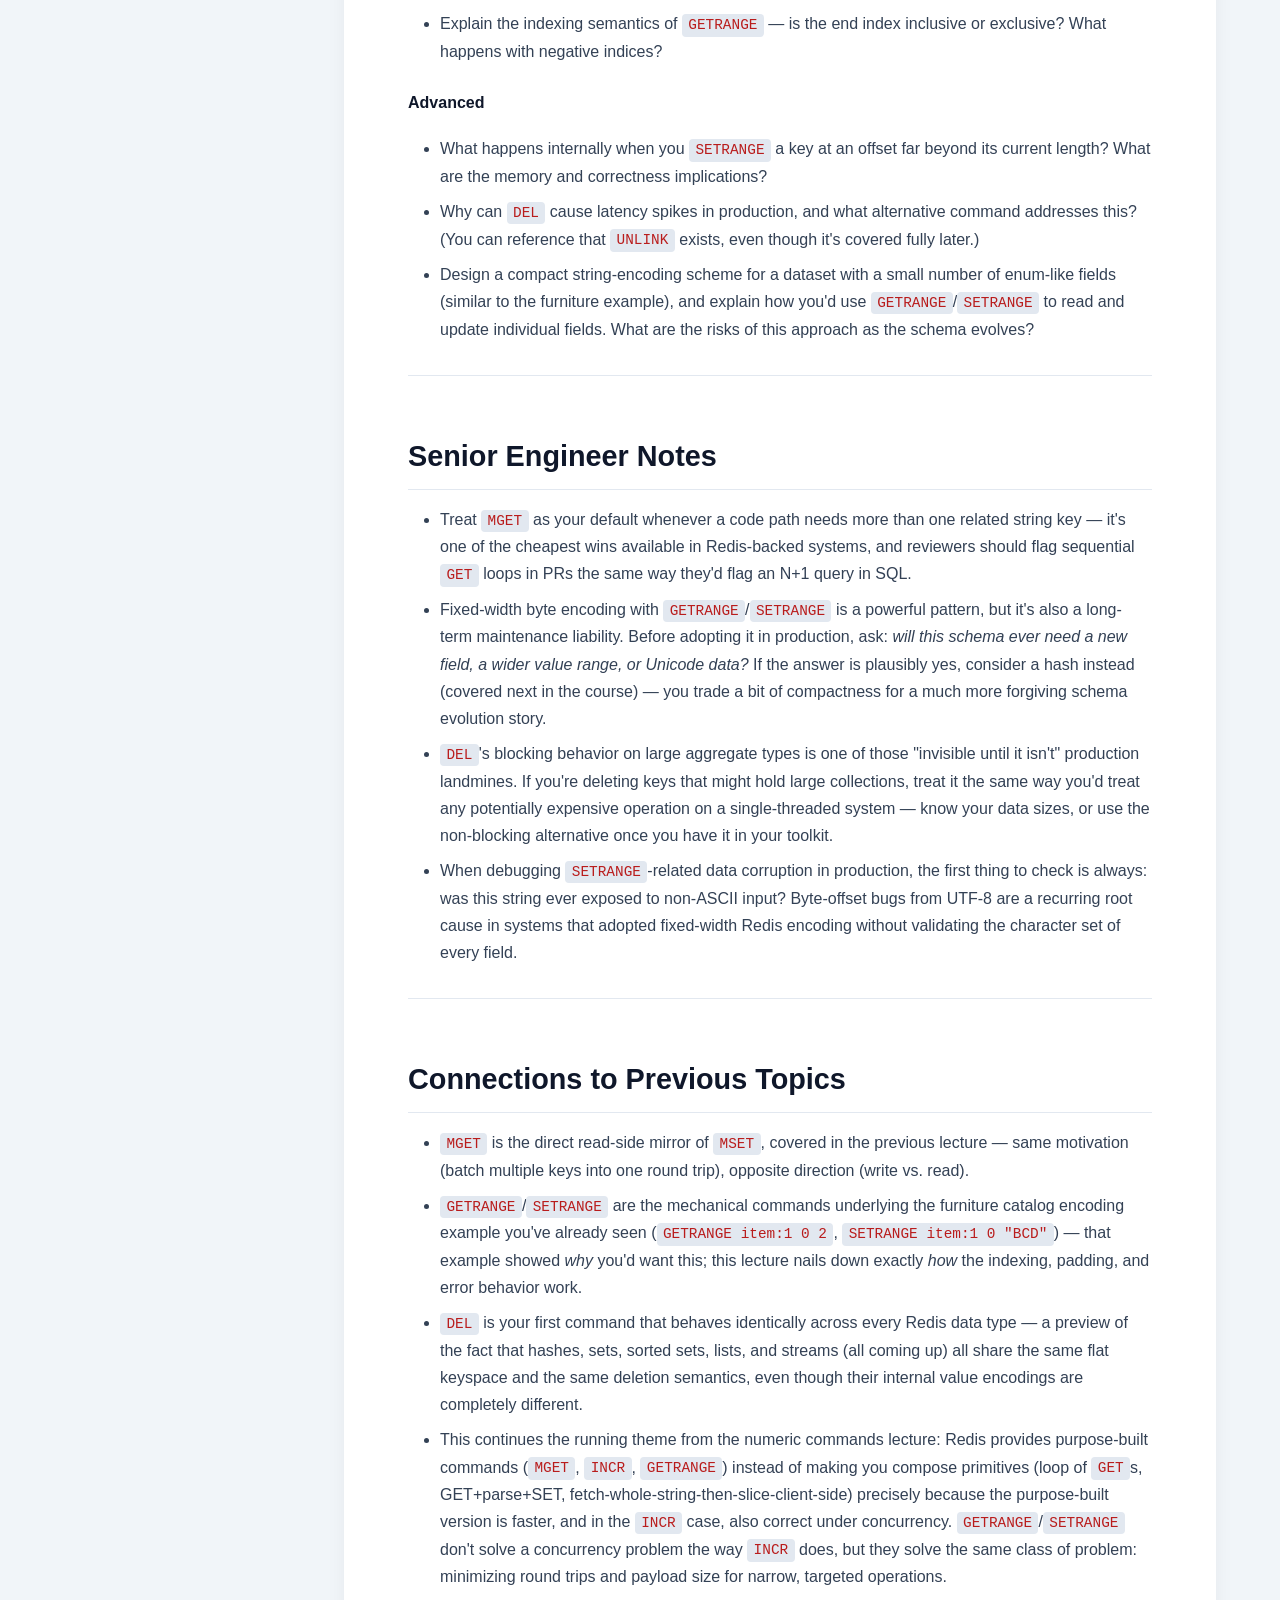
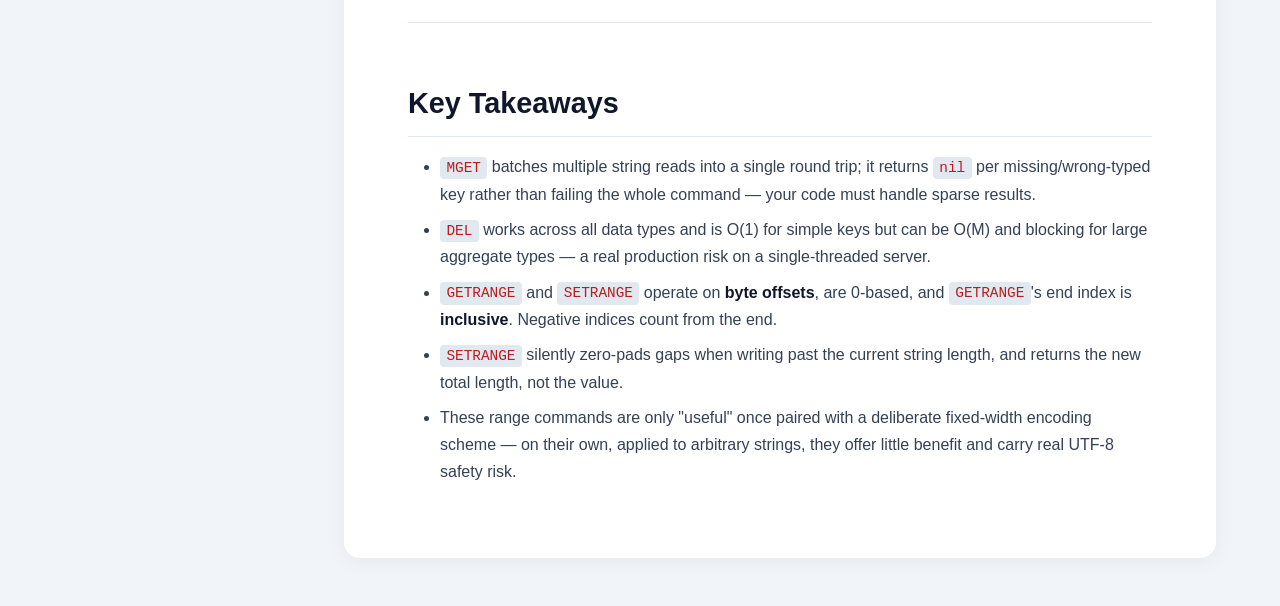
<file: Retrieval_and_Range_Commands.html>
<!DOCTYPE html>
<html lang="en">
<head>
    <meta charset="UTF-8">
    <meta name="viewport" content="width=device-width, initial-scale=1.0">
    <title>Redis: Retrieval and Range Commands</title>
    <style>
        :root {
            --sidebar-bg: #0f172a;
            --sidebar-hover: #1e293b;
            --sidebar-text: #94a3b8;
            --sidebar-text-hover: #f8fafc;
            --bg-color: #f1f5f9;
            --card-bg: #ffffff;
            --text-main: #334155;
            --heading-color: #0f172a;
            --primary-accent: #2563eb;
            --code-bg: #1e293b;
            --code-text: #e2e8f0;
            --inline-code-bg: #e2e8f0;
            --inline-code-text: #b91c1c;
            --border-color: #e2e8f0;
        }

        html {
            scroll-behavior: smooth;
        }

        body {
            margin: 0;
            padding: 0;
            font-family: 'Inter', -apple-system, BlinkMacSystemFont, "Segoe UI", Roboto, Helvetica, Arial, sans-serif;
            background-color: var(--bg-color);
            color: var(--text-main);
            display: flex;
            line-height: 1.7;
        }

        /* Sidebar Navigation */
        .sidebar {
            width: 280px;
            height: 100vh;
            background-color: var(--sidebar-bg);
            position: fixed;
            top: 0;
            left: 0;
            overflow-y: auto;
            padding: 2rem 1rem;
            box-sizing: border-box;
            border-right: 1px solid #1e293b;
        }

        .sidebar h2 {
            color: #ffffff;
            font-size: 1.2rem;
            margin-bottom: 1.5rem;
            padding-left: 1rem;
            text-transform: uppercase;
            letter-spacing: 1px;
        }

        .sidebar ul {
            list-style: none;
            padding: 0;
            margin: 0;
        }

        .sidebar li {
            margin-bottom: 0.5rem;
        }

        .sidebar a {
            display: block;
            padding: 0.75rem 1rem;
            color: var(--sidebar-text);
            text-decoration: none;
            border-radius: 8px;
            font-weight: 500;
            transition: all 0.2s ease;
        }

        .sidebar a:hover {
            background-color: var(--sidebar-hover);
            color: var(--sidebar-text-hover);
            padding-left: 1.25rem;
        }

        /* Main Content Area */
        .content-wrapper {
            margin-left: 280px;
            padding: 3rem 5%;
            width: calc(100% - 280px);
            box-sizing: border-box;
        }

        .content {
            background: var(--card-bg);
            padding: 3rem 4rem;
            border-radius: 16px;
            box-shadow: 0 4px 20px rgba(0, 0, 0, 0.05);
            max-width: 1000px;
            margin: 0 auto;
        }

        /* Typography */
        h1, h2, h3, h4 {
            color: var(--heading-color);
            margin-top: 2.5rem;
            margin-bottom: 1rem;
            font-weight: 700;
        }

        h1 {
            font-size: 2.5rem;
            margin-top: 0;
            padding-bottom: 1rem;
            border-bottom: 3px solid var(--primary-accent);
        }

        h2 {
            font-size: 1.8rem;
            padding-bottom: 0.5rem;
            border-bottom: 1px solid var(--border-color);
            padding-top: 1rem;
        }

        h3 {
            font-size: 1.4rem;
            color: var(--primary-accent);
        }

        h4 {
            font-size: 1.1rem;
            color: var(--heading-color);
        }

        p {
            margin-bottom: 1.2rem;
        }

        strong {
            color: var(--heading-color);
        }

        /* Code Blocks */
        pre {
            background-color: var(--code-bg);
            color: var(--code-text);
            padding: 1.5rem;
            border-radius: 8px;
            overflow-x: auto;
            font-family: 'Fira Code', 'Courier New', Courier, monospace;
            font-size: 0.95rem;
            line-height: 1.5;
            box-shadow: inset 0 2px 4px rgba(0,0,0,0.1);
        }

        code {
            background-color: var(--inline-code-bg);
            color: var(--inline-code-text);
            padding: 0.2rem 0.4rem;
            border-radius: 4px;
            font-family: 'Fira Code', 'Courier New', Courier, monospace;
            font-size: 0.9em;
        }

        pre code {
            background-color: transparent;
            color: inherit;
            padding: 0;
        }

        /* Tables */
        table {
            width: 100%;
            border-collapse: collapse;
            margin: 2rem 0;
            background-color: #ffffff;
            border-radius: 8px;
            overflow: hidden;
            box-shadow: 0 1px 3px rgba(0,0,0,0.1);
        }

        th, td {
            padding: 1rem;
            text-align: left;
            border: 1px solid var(--border-color);
            vertical-align: top;
        }

        th {
            background-color: #f8fafc;
            color: var(--heading-color);
            font-weight: 600;
        }

        tr:nth-child(even) {
            background-color: #f8fafc;
        }

        /* Lists */
        ul, ol {
            margin-bottom: 1.5rem;
            padding-left: 2rem;
        }

        li {
            margin-bottom: 0.5rem;
        }

        hr {
            border: 0;
            border-top: 1px solid var(--border-color);
            margin: 2rem 0;
        }

        /* Callouts / Highlight Box */
        .highlight-box {
            background-color: #eff6ff;
            border-left: 4px solid var(--primary-accent);
            padding: 1.5rem;
            margin: 1.5rem 0;
            border-radius: 0 8px 8px 0;
        }

        /* Responsive Design */
        @media (max-width: 900px) {
            .sidebar {
                width: 100%;
                height: auto;
                position: relative;
                padding: 1rem;
            }
            .content-wrapper {
                margin-left: 0;
                width: 100%;
                padding: 1rem;
            }
            .content {
                padding: 1.5rem;
            }
            h1 {
                font-size: 2rem;
            }
        }
    </style>
</head>
<body>

    <!-- Vertical Sidebar -->
    <nav class="sidebar">
        <h2>Contents</h2>
        <ul>
            <li><a href="#position">Position in the Course</a></li>
            <li><a href="#overview">High-Level Overview</a></li>
            <li><a href="#why-exists">Why This Concept Exists</a></li>
            <li><a href="#internal-working">Internal Working</a></li>
            <li><a href="#important-concepts">Important Concepts</a></li>
            <li><a href="#practical-examples">Practical Examples</a></li>
            <li><a href="#java-implementation">Enterprise Java Implementation</a></li>
            <li><a href="#trade-offs">Architectural Trade-Offs</a></li>
            <li><a href="#complexity">Complexity Analysis</a></li>
            <li><a href="#mistakes">Common Mistakes</a></li>
            <li><a href="#interview-questions">Interview Questions</a></li>
            <li><a href="#senior-notes">Senior Engineer Notes</a></li>
            <li><a href="#connections">Connections to Previous Topics</a></li>
            <li><a href="#takeaways">Key Takeaways</a></li>
        </ul>
    </nav>

    <!-- Main Content -->
    <main class="content-wrapper">
        <div class="content">

            <div id="intro">
                <h1>GET, MGET, DEL, GETRANGE, SETRANGE — Retrieval and Range Commands</h1>
                <hr>
            </div>

            <h2 id="position">Position in the Course</h2>
            <ul>
                <li><strong>Section:</strong> Essentials of Commands (String Commands)</li>
                <li><strong>Lecture number(s):</strong> Corresponds to "GET and MGET" and "String Ranges" in the syllabus, with DEL pulled in as bonus/related content in the same video.</li>
                <li><strong>Previously covered concepts:</strong> <code>SET</code> and its option groups (<code>EX</code>/<code>PX</code>/<code>EXAT</code>/<code>PXAT</code>/<code>KEEPTTL</code>, <code>NX</code>/<code>XX</code>, <code>GET</code>), why keys expire (caching pattern), <code>SETEX</code>/<code>SETNX</code> as legacy equivalents of <code>SET ... EX</code> / <code>SET ... NX</code>, <code>MSET</code>/<code>MSETNX</code>, numeric commands (<code>INCR</code>/<code>DECR</code>/<code>INCRBY</code>/<code>DECRBY</code>/<code>INCRBYFLOAT</code>) and the concurrency motivation behind them (GET+SET race condition vs. atomic INCR, Redis's single-threaded command processing). You have also already seen the "furniture encoding" case study that uses <code>GETRANGE</code>/<code>SETRANGE</code>/<code>MGET</code> in a real design — this lecture is the mechanical foundation underneath that example, so some ground will feel familiar; the focus here is precision on <em>how</em> these commands behave, not re-justifying <em>why</em> you'd want compact encoded strings (you already have that context).</li>
                <li><strong>Concepts intentionally omitted because they appear later:</strong> Pipelining (batching these calls into one round trip), hashes as an alternative to encoded strings, transactions/<code>WATCH</code>, Lua scripting, and any discussion of <code>OBJECT ENCODING</code> internals for strings (raw vs. embstr vs. int) beyond what's needed to explain complexity here.</li>
            </ul>

            <hr>

            <h2 id="overview">High-Level Overview</h2>
            <p>This lecture rounds out the "core string toolkit" with five commands, split into two groups:</p>

            <p><strong>Plain retrieval / deletion:</strong></p>
            <ul>
                <li><code>GET key</code> — fetch a single value.</li>
                <li><code>MGET key1 key2 ...</code> — fetch multiple values in one round trip (read-side counterpart to <code>MSET</code>).</li>
                <li><code>DEL key</code> — remove a key and its value entirely, regardless of the data type stored there (works on strings, hashes, sets, lists, everything).</li>
            </ul>

            <p><strong>Substring operations:</strong></p>
            <ul>
                <li><code>GETRANGE key start end</code> — read a slice of a string value by byte index (inclusive on both ends).</li>
                <li><code>SETRANGE key offset value</code> — overwrite part of a string value starting at a byte index, returning the new total length.</li>
            </ul>

            <p>On the surface, <code>GETRANGE</code>/<code>SETRANGE</code> look like toy string utilities. Their real value only shows up once you combine them with fixed-width encoding schemes — which you've already seen in the furniture catalog example. This lecture nails down the exact indexing rules, edge cases, and error behavior so you can use them correctly in that kind of design.</p>

            <hr>

            <h2 id="why-exists">Why This Concept Exists</h2>
            <p><strong>GET/MGET/DEL</strong> exist because every data store needs basic read and delete primitives — nothing exotic here. The interesting design decision is <code>MGET</code>: exactly like <code>MSET</code>, it exists to <strong>collapse N network round trips into 1</strong>. If you need <code>color</code>, <code>model</code>, and <code>year</code> for a product, doing three separate <code>GET</code> calls means three TCP round trips to Redis, each paying network latency even though Redis itself would answer each in microseconds. <code>MGET</code> amortizes that latency cost across all keys in a single request/response cycle. In latency-sensitive systems (page caches, session lookups, product detail pages), this is often the single biggest lever you have before you even reach for pipelining.</p>

            <p><strong>GETRANGE/SETRANGE</strong> exist because Redis strings are stored as <strong>byte arrays</strong>, and byte arrays support O(1) random access by offset. If your data has a <em>known, fixed layout</em> — e.g., "byte 0 is furniture type, byte 1 is color, byte 2 is material" — then you don't need to deserialize a whole object, mutate a field, and re-serialize it. You can reach directly into the stored bytes and read or write exactly the slice you care about. This is the same mental model as fixed-width binary record formats in systems programming (think: reading a struct field by byte offset instead of parsing a whole record). Redis just exposes that as a first-class command instead of making you fetch-modify-write the whole string.</p>

            <hr>

            <h2 id="internal-working">Internal Working</h2>
            
            <p><strong>GET</strong></p>
            <ul>
                <li>Redis looks up the key in its main hash table (the keyspace dictionary). If the value's type is not a string, Redis returns a <code>WRONGTYPE</code> error rather than silently coercing it.</li>
                <li>Time complexity: <strong>O(1)</strong>.</li>
            </ul>

            <p><strong>MGET</strong></p>
            <ul>
                <li>Internally, this is just N independent dictionary lookups executed back-to-back while the server holds the single command-processing thread — but critically, it is <strong>one network round trip</strong>, not N.</li>
                <li>For any key that does not exist, or exists but is not a string, <code>MGET</code> returns <code>nil</code> at that position in the response array rather than erroring out the whole command. This is an important behavioral difference from a naive loop of <code>GET</code> calls that might throw per-key — <code>MGET</code> degrades gracefully per-element.</li>
                <li>Time complexity: <strong>O(N)</strong> where N is the number of keys requested — still a single round trip, so wall-clock latency is dominated by network overhead once, not N times.</li>
            </ul>

            <p><strong>DEL</strong></p>
            <ul>
                <li>Removes the key from the dictionary and frees the associated value's memory.</li>
                <li>Works uniformly across all data types (string, hash, set, sorted set, list, stream) because deletion is a keyspace-level operation, not a type-level operation.</li>
                <li>Time complexity: <strong>O(1)</strong> per key for simple types, but <strong>O(M)</strong> where M is the number of elements inside an aggregate type (a very large hash, set, or list) because Redis must free each internal element. This matters operationally: <code>DEL</code> on a truly enormous collection can briefly block the single Redis thread. (This is exactly why <code>UNLINK</code> exists as a non-blocking alternative that reclaims memory on a background thread — worth knowing as an operational fact, even though this lecture doesn't cover it yet.)</li>
                <li><code>DEL</code> accepts multiple keys in one call (<code>DEL key1 key2 key3</code>) and returns the count of keys actually removed.</li>
            </ul>

            <p><strong>GETRANGE</strong></p>
            <ul>
                <li>Operates directly on the underlying byte buffer of the string.</li>
                <li>Indexing is <strong>0-based and inclusive on both start and end</strong>. <code>GETRANGE key 0 2</code> returns bytes at index 0, 1, and 2 — three characters, not two.</li>
                <li>Negative indices are supported and count from the end of the string (<code>-1</code> is the last byte), which mirrors Python-style slicing.</li>
                <li>Out-of-range end indices are clamped to the string's actual length rather than erroring.</li>
                <li>If the key doesn't exist, Redis treats it as an empty string and returns an empty string.</li>
                <li>Time complexity: <strong>O(N)</strong> where N is the length of the returned substring (not the whole string) — Redis doesn't need to scan the full value, just copy out the requested byte range.</li>
            </ul>

            <p><strong>SETRANGE</strong></p>
            <ul>
                <li>Overwrites bytes starting at <code>offset</code>, extending the string if the write goes past the current end.</li>
                <li>If <code>offset</code> is beyond the current string length, Redis <strong>zero-pads</strong> the gap with null bytes (<code>\x00</code>) before writing your value — so you can accidentally introduce null bytes into a string if you're not careful about offsets.</li>
                <li>If the key doesn't exist at all, <code>SETRANGE</code> creates it (zero-padded up to <code>offset</code>, then your value written).</li>
                <li>Returns the <strong>new total length</strong> of the string after the write — this is a small but important detail: it's not returning the value, it's returning length, so client code should not mistake the return value for the updated string.</li>
                <li>Time complexity: <strong>O(M)</strong> where M is the length of the value being written, plus the cost of any memory reallocation if the string grows.</li>
            </ul>

            <div class="highlight-box">
                <p><strong>Memory layout note:</strong> Short strings (roughly &le;44 bytes, depending on Redis version) are stored using an embedded encoding (<code>embstr</code>) that's immutable-in-place at the object level; Redis transparently converts to a raw, mutable buffer (<code>raw</code> encoding) once you perform an in-place mutation like <code>SETRANGE</code> or <code>APPEND</code>, or once the string exceeds that threshold. You don't have to manage this yourself, but it explains why <code>SETRANGE</code> on a freshly-<code>SET</code> short string might trigger an internal re-encoding rather than being a truly "free" in-place write every time.</p>
            </div>

            <hr>

            <h2 id="important-concepts">Important Concepts</h2>
            <ul>
                <li><strong><code>MGET</code> is fault-tolerant per key, not per command.</strong> A single missing or wrong-typed key does not fail the whole batch — you get <code>nil</code> in that slot. Your application code must handle sparse results (e.g., iterating and checking for <code>null</code> per position) rather than assuming every position is populated.</li>
                <li><strong><code>DEL</code> is type-agnostic.</strong> This is a conceptual shift from the string-specific commands you've seen so far — it's your first real signal that Redis's keyspace is a single flat namespace across all data structures, not five separate stores.</li>
                <li><strong><code>GETRANGE</code>/<code>SETRANGE</code> indices are byte offsets, not character offsets.</strong> For ASCII data (like the single-character encoding scheme from the furniture example) this distinction is invisible. The moment you store UTF-8 text with multi-byte characters, byte offsets and "character positions" diverge, and slicing at the wrong boundary can split a multi-byte character in half, corrupting the string. This is a common production bug source when engineers assume string commands are Unicode-aware — they are not; Redis strings are just bytes.</li>
                <li><strong>Zero-padding on <code>SETRANGE</code> is a silent behavior, not an error.</strong> Writing to an offset far beyond the current length "succeeds" and produces a much larger string full of null bytes. This is worth guarding against in application code (validate offsets against expected schema width) rather than trusting Redis to reject an out-of-bounds write — it won't.</li>
            </ul>

            <hr>

            <h2 id="practical-examples">Practical Examples</h2>
            <ul>
                <li><strong>Amazon / e-commerce product catalogs:</strong> A product detail page needs <code>title</code>, <code>price</code>, <code>stock</code>, and <code>rating</code> for a single SKU — instead of four <code>GET</code> calls, one <code>MGET</code> fetches all four in one round trip, which matters enormously at Amazon's request volume where shaving one network hop per page view compounds into meaningful latency and infrastructure savings.</li>
                <li><strong>Netflix personalization rows:</strong> Rendering a homepage row of "Continue Watching" requires progress data for 10–20 titles simultaneously. <code>MGET</code> across per-title keys avoids 10–20 sequential round trips before the row can render.</li>
                <li><strong>Uber driver/rider session lookups:</strong> Multiple session attributes (auth token, last known location key, active trip ID) stored under separate keys can be fetched together with <code>MGET</code> when a request needs the full session picture at once.</li>
                <li><strong>Banking/trading systems and fixed-width ledger encoding:</strong> Some high-throughput trading systems use fixed-width binary or character encodings for tick data or order flags (similar in spirit to the furniture example) precisely so that <code>GETRANGE</code>/<code>SETRANGE</code> can update a single flag or field without rewriting an entire record, minimizing both network payload and CPU for high-frequency updates.</li>
                <li><strong>GitHub/Discord cache invalidation:</strong> <code>DEL</code> is the standard mechanism for invalidating a cached page, rendered comment tree, or computed aggregate the moment the underlying data changes — simpler and more explicit than relying purely on TTL expiration when you know exactly which cache entry is now stale.</li>
            </ul>

            <hr>

            <h2 id="java-implementation">Enterprise Java Implementation</h2>

            <h3>Using Spring Data Redis (<code>StringRedisTemplate</code>) with Lettuce</h3>

<pre><code>@Service
public class ProductCacheService {

    private final StringRedisTemplate redisTemplate;

    public ProductCacheService(StringRedisTemplate redisTemplate) {
        this.redisTemplate = redisTemplate;
    }

    // GET — single value
    public String getProductField(String productId) {
        return redisTemplate.opsForValue().get("product:" + productId);
    }

    // MGET — batch fetch, one round trip
    public List&lt;String&gt; getMultipleProducts(List&lt;String&gt; productIds) {
        List&lt;String&gt; keys = productIds.stream()
                .map(id -&gt; "product:" + id)
                .collect(Collectors.toList());
        return redisTemplate.opsForValue().multiGet(keys);
    }

    // DEL — cache invalidation
    public void invalidateProduct(String productId) {
        redisTemplate.delete("product:" + productId);
    }

    // DEL — bulk invalidation
    public void invalidateProducts(List&lt;String&gt; productIds) {
        List&lt;String&gt; keys = productIds.stream()
                .map(id -&gt; "product:" + id)
                .collect(Collectors.toList());
        redisTemplate.delete(keys);
    }

    // GETRANGE — read a byte slice of an encoded string
    public String getEncodedSlice(String productId, long start, long end) {
        return redisTemplate.opsForValue().get(
                "product:" + productId, start, end);
    }

    // SETRANGE — overwrite part of an encoded string
    public void updateEncodedField(String productId, long offset, String newValue) {
        redisTemplate.opsForValue().set(
                "product:" + productId, newValue, offset);
    }
}</code></pre>

            <p><strong>What this does and why:</strong></p>
            <ul>
                <li><code>multiGet</code> maps directly onto <code>MGET</code> and is the correct API to reach for whenever you find yourself about to write a <code>for</code> loop calling <code>.get()</code> repeatedly — that loop pattern is a classic beginner performance bug in Spring Redis code.</li>
                <li><code>delete(Collection&lt;String&gt; keys)</code> maps to a single <code>DEL key1 key2 ...</code> call, again avoiding a loop of individual deletes.</li>
                <li>The two-argument and three-argument overloads of <code>opsForValue().get(key, start, end)</code> and <code>.set(key, value, offset)</code> map directly to <code>GETRANGE</code> and <code>SETRANGE</code> respectively — Spring Data Redis exposes these as overloads on the same <code>ValueOperations</code> interface rather than separate named methods, which is easy to miss if you only skim the common single-key <code>get</code>/<code>set</code> methods.</li>
            </ul>

            <p><strong>Alternative approaches / pitfalls:</strong></p>
            <ul>
                <li>Using <strong>Jedis</strong> directly (<code>jedis.mget(keys)</code>, <code>jedis.getrange(key, start, end)</code>, <code>jedis.setrange(key, offset, value)</code>) is common in simpler, non-Spring codebases or where you need very tight control over connection pooling, but you give up Spring's declarative connection/transaction management.</li>
                <li>A common production mistake: calling <code>.get()</code> in a loop over a list of IDs instead of <code>.multiGet()</code>. This works correctly but silently reintroduces the N-round-trip cost <code>MGET</code> exists to eliminate — it's a performance bug, not a correctness bug, which makes it easy to miss in code review.</li>
                <li>Another common mistake: assuming <code>SETRANGE</code>'s return value is the updated string. It is the <strong>new length</strong> (a <code>Long</code> in the Spring API context, though the fluent <code>set(key, value, offset)</code> overload here returns <code>void</code> — check the exact overload signature you're calling, since Lettuce's raw command does return length).</li>
            </ul>

            <hr>

            <h2 id="trade-offs">Architectural Trade-Offs</h2>

            <table>
                <thead>
                    <tr>
                        <th>Approach</th>
                        <th>Advantages</th>
                        <th>Disadvantages</th>
                        <th>Suitable scenarios</th>
                    </tr>
                </thead>
                <tbody>
                    <tr>
                        <td>Individual <code>GET</code> calls in a loop</td>
                        <td>Simple, obvious code</td>
                        <td>N network round trips; latency scales with key count</td>
                        <td>Prototyping, very low request volume, single-key lookups</td>
                    </tr>
                    <tr>
                        <td><code>MGET</code></td>
                        <td>One round trip regardless of key count; graceful per-key <code>nil</code> handling</td>
                        <td>All keys must be strings; can't mix in hash/set fetches</td>
                        <td>Fetching related string fields across multiple keys (product fields spread across keys, batch session lookups)</td>
                    </tr>
                    <tr>
                        <td><code>DEL</code> per key</td>
                        <td>Explicit, immediate cache invalidation</td>
                        <td>Requires you to know exactly which keys are stale</td>
                        <td>Precise invalidation after a known write (e.g., product updated)</td>
                    </tr>
                    <tr>
                        <td>Relying on TTL expiration instead of <code>DEL</code></td>
                        <td>No invalidation logic needed</td>
                        <td>Stale data can be served until TTL lapses</td>
                        <td>Data where brief staleness is acceptable (e.g., news headlines cache from the earlier lecture)</td>
                    </tr>
                    <tr>
                        <td><code>GETRANGE</code>/<code>SETRANGE</code> on fixed-width encoded strings</td>
                        <td>Extremely compact storage; O(1)-ish targeted field updates without full deserialize/reserialize</td>
                        <td>Requires rigid, pre-agreed byte layout; brittle to schema changes; not human-readable; UTF-8 unsafe</td>
                        <td>High-volume, fixed-schema data (encoded catalog attributes, flags, compact ledger-style records)</td>
                    </tr>
                    <tr>
                        <td>Full string replace via <code>SET</code> for "field update"</td>
                        <td>Simple, no offset math</td>
                        <td>Must reconstruct entire value client-side even to change one field; larger payload over the network</td>
                        <td>Small strings, infrequent updates, no fixed layout</td>
                    </tr>
                </tbody>
            </table>

            <hr>

            <h2 id="complexity">Complexity Analysis</h2>

            <table>
                <thead>
                    <tr>
                        <th>Command</th>
                        <th>Time Complexity</th>
                        <th>Network Overhead</th>
                        <th>Notes</th>
                    </tr>
                </thead>
                <tbody>
                    <tr>
                        <td><code>GET</code></td>
                        <td>O(1)</td>
                        <td>1 round trip</td>
                        <td>—</td>
                    </tr>
                    <tr>
                        <td><code>MGET</code></td>
                        <td>O(N) keys, single round trip</td>
                        <td>1 round trip for N keys</td>
                        <td>Latency ≈ 1 round trip regardless of N (up to payload-size effects)</td>
                    </tr>
                    <tr>
                        <td><code>DEL</code></td>
                        <td>O(1) per simple key; O(M) per aggregate-type key (M = element count)</td>
                        <td>1 round trip for however many keys passed</td>
                        <td>Can block on very large collections</td>
                    </tr>
                    <tr>
                        <td><code>GETRANGE</code></td>
                        <td>O(N) where N = length of returned slice</td>
                        <td>1 round trip</td>
                        <td>Cheaper than fetching + parsing the whole string client-side</td>
                    </tr>
                    <tr>
                        <td><code>SETRANGE</code></td>
                        <td>O(M) where M = length of written value (+ possible realloc cost)</td>
                        <td>1 round trip</td>
                        <td>Zero-padding on out-of-bounds offset adds to the string's new total length</td>
                    </tr>
                </tbody>
            </table>

            <hr>

            <h2 id="mistakes">Common Mistakes</h2>
            
            <p><strong>Beginner mistakes</strong></p>
            <ul>
                <li>Looping over <code>GET</code> calls instead of using <code>MGET</code> when fetching several related keys at once.</li>
                <li>Assuming <code>GETRANGE</code>/<code>SETRANGE</code> indices are character positions in all cases — fine for ASCII, wrong for multi-byte UTF-8.</li>
                <li>Forgetting <code>SETRANGE</code>'s return value is a length, not the updated value, and trying to use it as such.</li>
            </ul>

            <p><strong>Intermediate mistakes</strong></p>
            <ul>
                <li>Using <code>SETRANGE</code> with an offset computed incorrectly (off-by-one in a fixed-width schema), silently corrupting an adjacent encoded field instead of the intended one.</li>
                <li>Not handling <code>nil</code> entries from <code>MGET</code> — assuming all requested keys will always be present and populated, then hitting a <code>NullPointerException</code> downstream.</li>
            </ul>

            <p><strong>Production mistakes</strong></p>
            <ul>
                <li>Calling <code>DEL</code> on a huge aggregate-type key (a massive hash or set) on the hot path, causing a latency spike across the entire Redis instance because Redis is single-threaded and that deallocation work blocks everything else momentarily. (The correct production-grade fix, <code>UNLINK</code>, is covered later in the course.)</li>
                <li>Building a fixed-width encoding scheme (like the furniture example) without a version byte or schema migration plan — once you have millions of compact encoded strings in production, changing the byte layout requires a full data migration, not just a code change.</li>
            </ul>

            <hr>

            <h2 id="interview-questions">Interview Questions</h2>

            <p><strong>Basic</strong></p>
            <ul>
                <li>What's the difference between <code>GET</code> and <code>MGET</code>?</li>
                <li>What does <code>DEL</code> return, and what happens if the key doesn't exist?</li>
            </ul>

            <p><strong>Intermediate</strong></p>
            <ul>
                <li>Why does <code>MGET</code> return <code>nil</code> for missing keys instead of erroring out the whole call? What design goal does that serve?</li>
                <li>Explain the indexing semantics of <code>GETRANGE</code> — is the end index inclusive or exclusive? What happens with negative indices?</li>
            </ul>

            <p><strong>Advanced</strong></p>
            <ul>
                <li>What happens internally when you <code>SETRANGE</code> a key at an offset far beyond its current length? What are the memory and correctness implications?</li>
                <li>Why can <code>DEL</code> cause latency spikes in production, and what alternative command addresses this? (You can reference that <code>UNLINK</code> exists, even though it's covered fully later.)</li>
                <li>Design a compact string-encoding scheme for a dataset with a small number of enum-like fields (similar to the furniture example), and explain how you'd use <code>GETRANGE</code>/<code>SETRANGE</code> to read and update individual fields. What are the risks of this approach as the schema evolves?</li>
            </ul>

            <hr>

            <h2 id="senior-notes">Senior Engineer Notes</h2>
            <ul>
                <li>Treat <code>MGET</code> as your default whenever a code path needs more than one related string key — it's one of the cheapest wins available in Redis-backed systems, and reviewers should flag sequential <code>GET</code> loops in PRs the same way they'd flag an N+1 query in SQL.</li>
                <li>Fixed-width byte encoding with <code>GETRANGE</code>/<code>SETRANGE</code> is a powerful pattern, but it's also a long-term maintenance liability. Before adopting it in production, ask: <em>will this schema ever need a new field, a wider value range, or Unicode data?</em> If the answer is plausibly yes, consider a hash instead (covered next in the course) — you trade a bit of compactness for a much more forgiving schema evolution story.</li>
                <li><code>DEL</code>'s blocking behavior on large aggregate types is one of those "invisible until it isn't" production landmines. If you're deleting keys that might hold large collections, treat it the same way you'd treat any potentially expensive operation on a single-threaded system — know your data sizes, or use the non-blocking alternative once you have it in your toolkit.</li>
                <li>When debugging <code>SETRANGE</code>-related data corruption in production, the first thing to check is always: was this string ever exposed to non-ASCII input? Byte-offset bugs from UTF-8 are a recurring root cause in systems that adopted fixed-width Redis encoding without validating the character set of every field.</li>
            </ul>

            <hr>

            <h2 id="connections">Connections to Previous Topics</h2>
            <ul>
                <li><code>MGET</code> is the direct read-side mirror of <code>MSET</code>, covered in the previous lecture — same motivation (batch multiple keys into one round trip), opposite direction (write vs. read).</li>
                <li><code>GETRANGE</code>/<code>SETRANGE</code> are the mechanical commands underlying the furniture catalog encoding example you've already seen (<code>GETRANGE item:1 0 2</code>, <code>SETRANGE item:1 0 "BCD"</code>) — that example showed <em>why</em> you'd want this; this lecture nails down exactly <em>how</em> the indexing, padding, and error behavior work.</li>
                <li><code>DEL</code> is your first command that behaves identically across every Redis data type — a preview of the fact that hashes, sets, sorted sets, lists, and streams (all coming up) all share the same flat keyspace and the same deletion semantics, even though their internal value encodings are completely different.</li>
                <li>This continues the running theme from the numeric commands lecture: Redis provides purpose-built commands (<code>MGET</code>, <code>INCR</code>, <code>GETRANGE</code>) instead of making you compose primitives (loop of <code>GET</code>s, GET+parse+SET, fetch-whole-string-then-slice-client-side) precisely because the purpose-built version is faster, and in the <code>INCR</code> case, also correct under concurrency. <code>GETRANGE</code>/<code>SETRANGE</code> don't solve a concurrency problem the way <code>INCR</code> does, but they solve the same class of problem: minimizing round trips and payload size for narrow, targeted operations.</li>
            </ul>

            <hr>

            <h2 id="takeaways">Key Takeaways</h2>
            <ul>
                <li><code>MGET</code> batches multiple string reads into a single round trip; it returns <code>nil</code> per missing/wrong-typed key rather than failing the whole command — your code must handle sparse results.</li>
                <li><code>DEL</code> works across all data types and is O(1) for simple keys but can be O(M) and blocking for large aggregate types — a real production risk on a single-threaded server.</li>
                <li><code>GETRANGE</code> and <code>SETRANGE</code> operate on <strong>byte offsets</strong>, are 0-based, and <code>GETRANGE</code>'s end index is <strong>inclusive</strong>. Negative indices count from the end.</li>
                <li><code>SETRANGE</code> silently zero-pads gaps when writing past the current string length, and returns the new total length, not the value.</li>
                <li>These range commands are only "useful" once paired with a deliberate fixed-width encoding scheme — on their own, applied to arbitrary strings, they offer little benefit and carry real UTF-8 safety risk.</li>
            </ul>
        </div>
    </main>

</body>
</html>
</file>
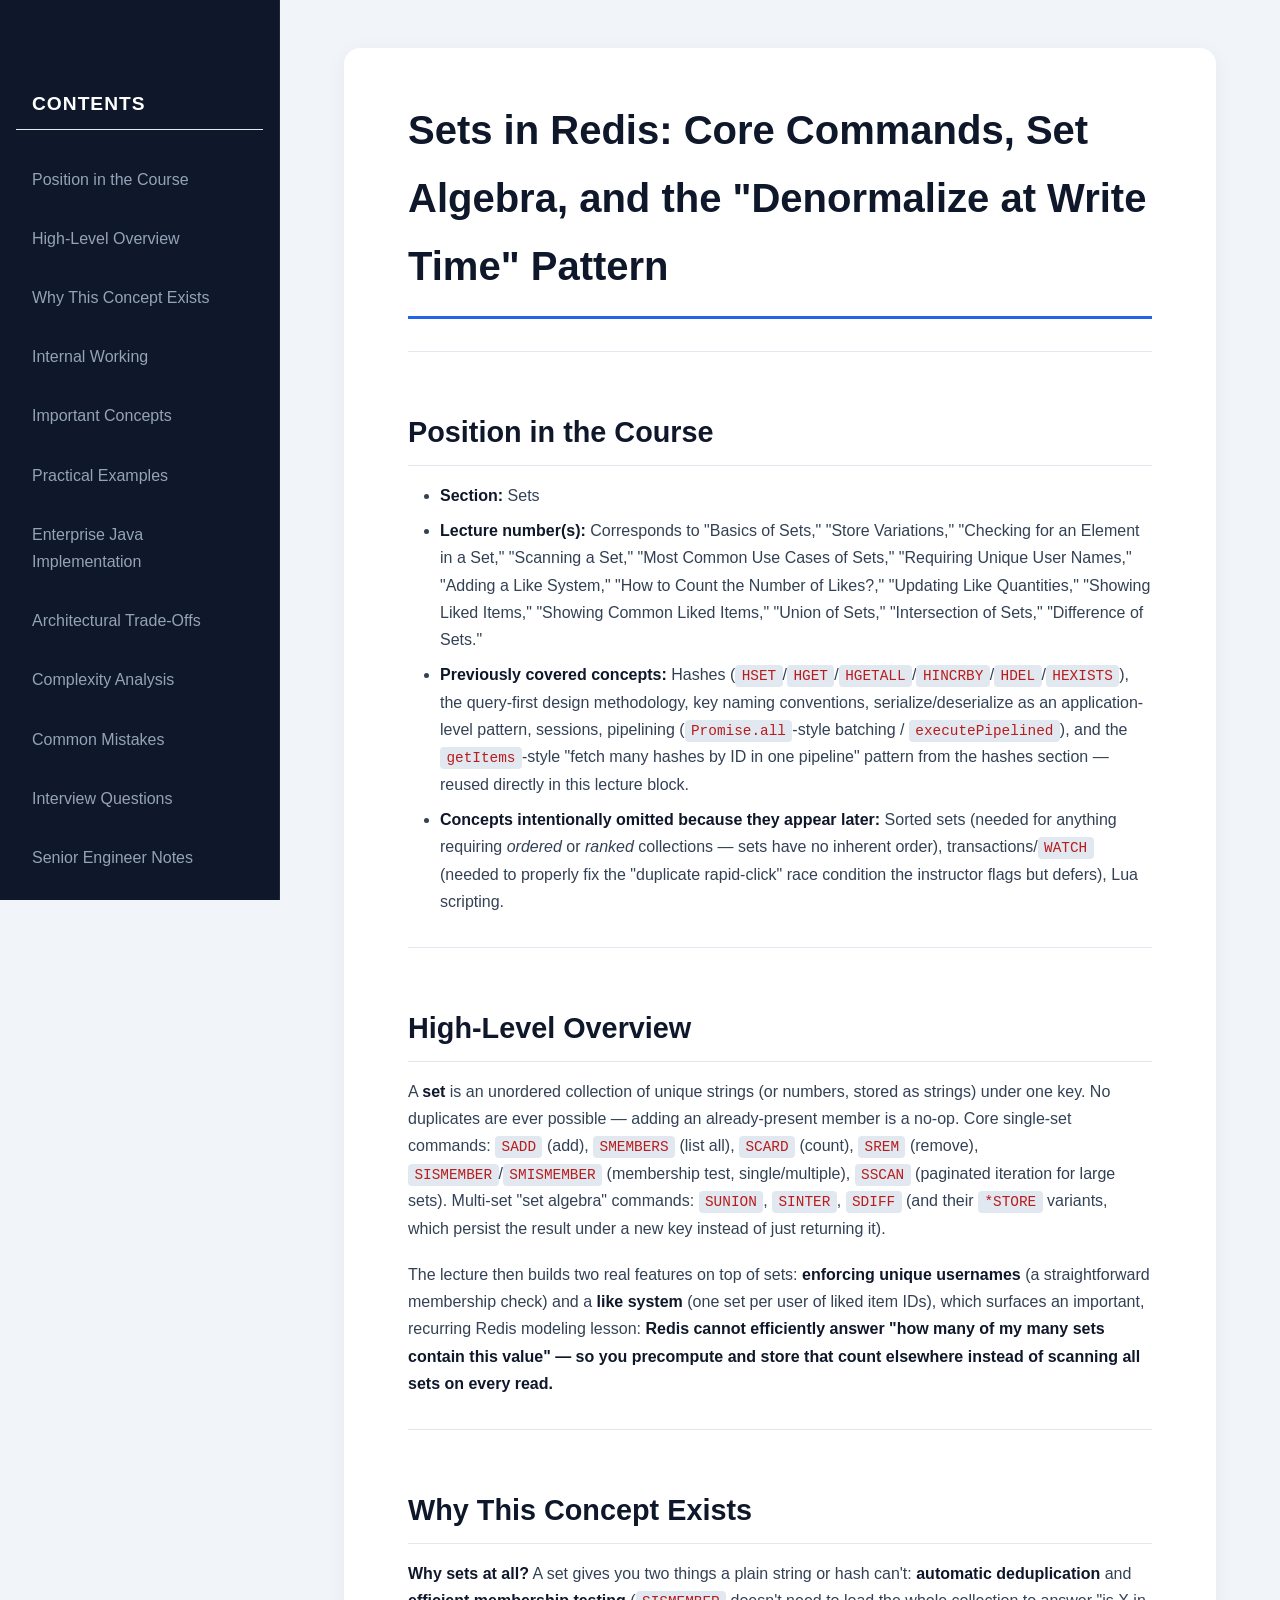
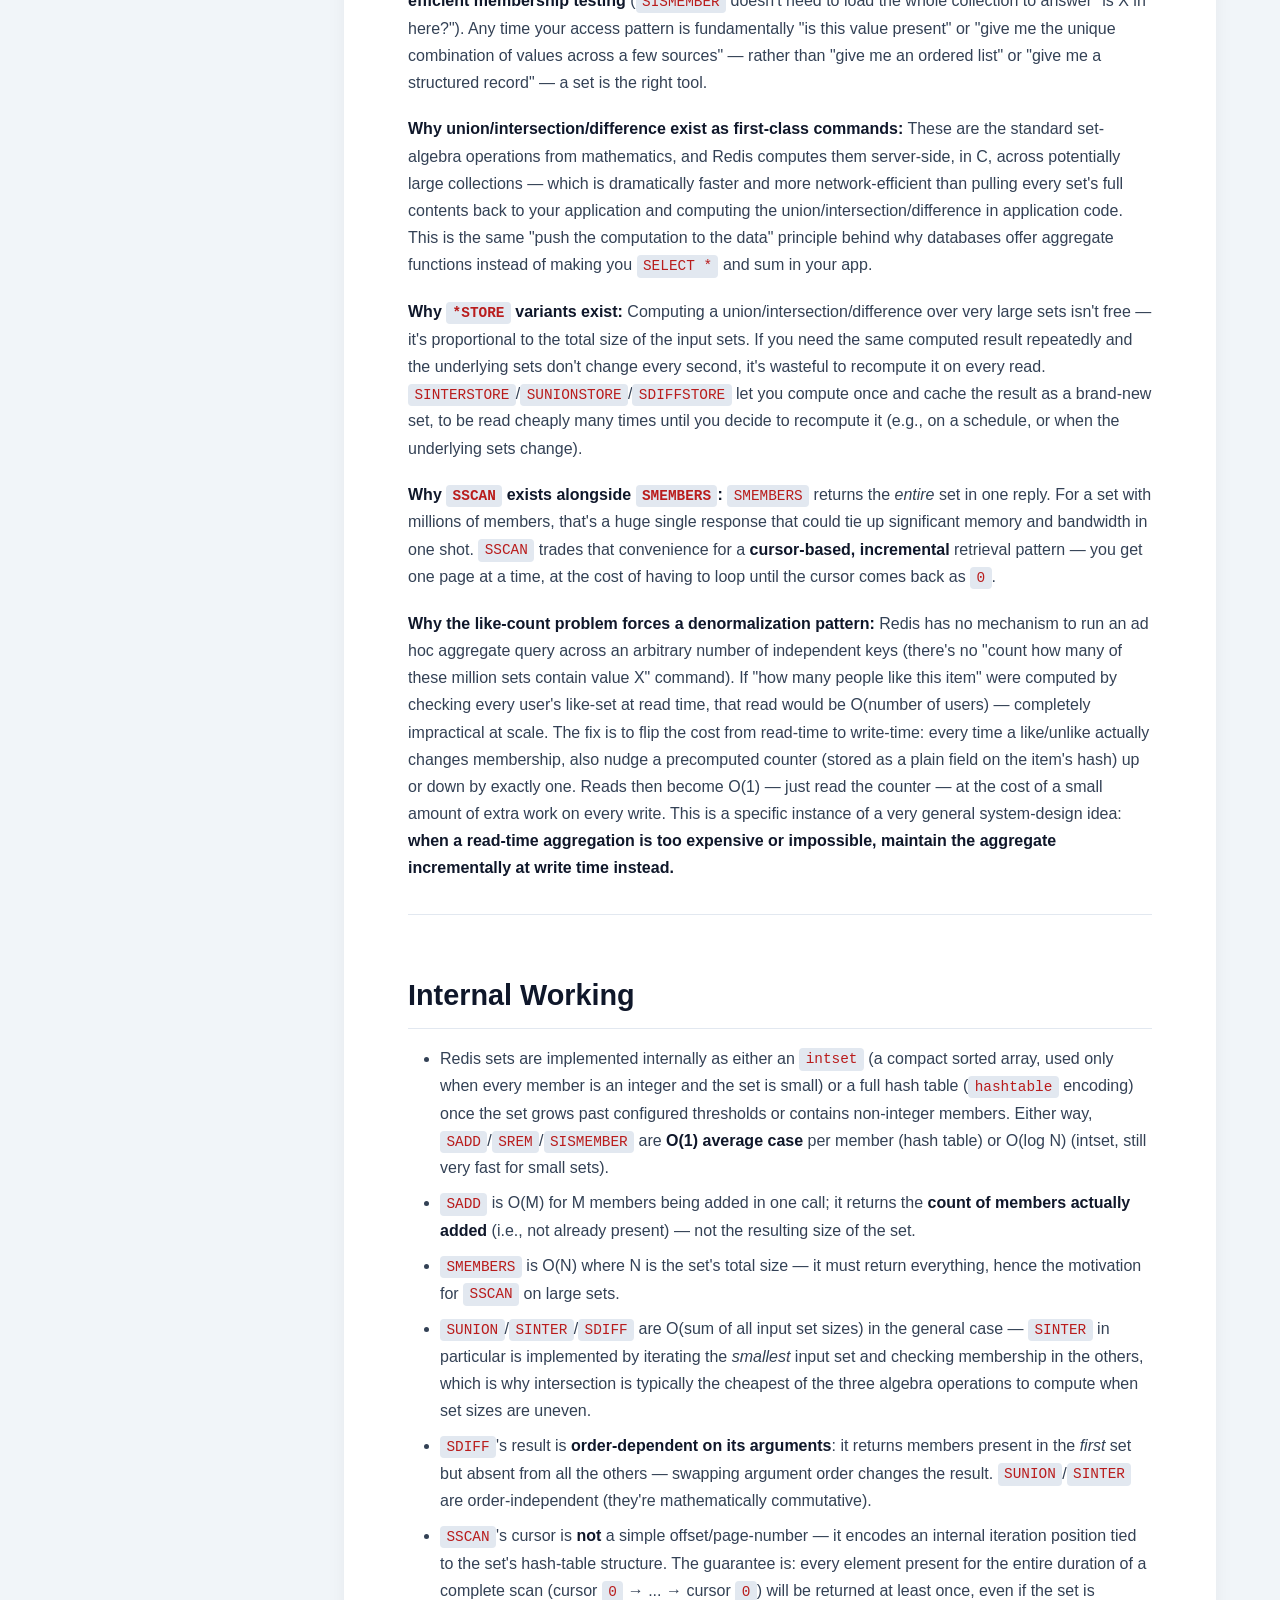
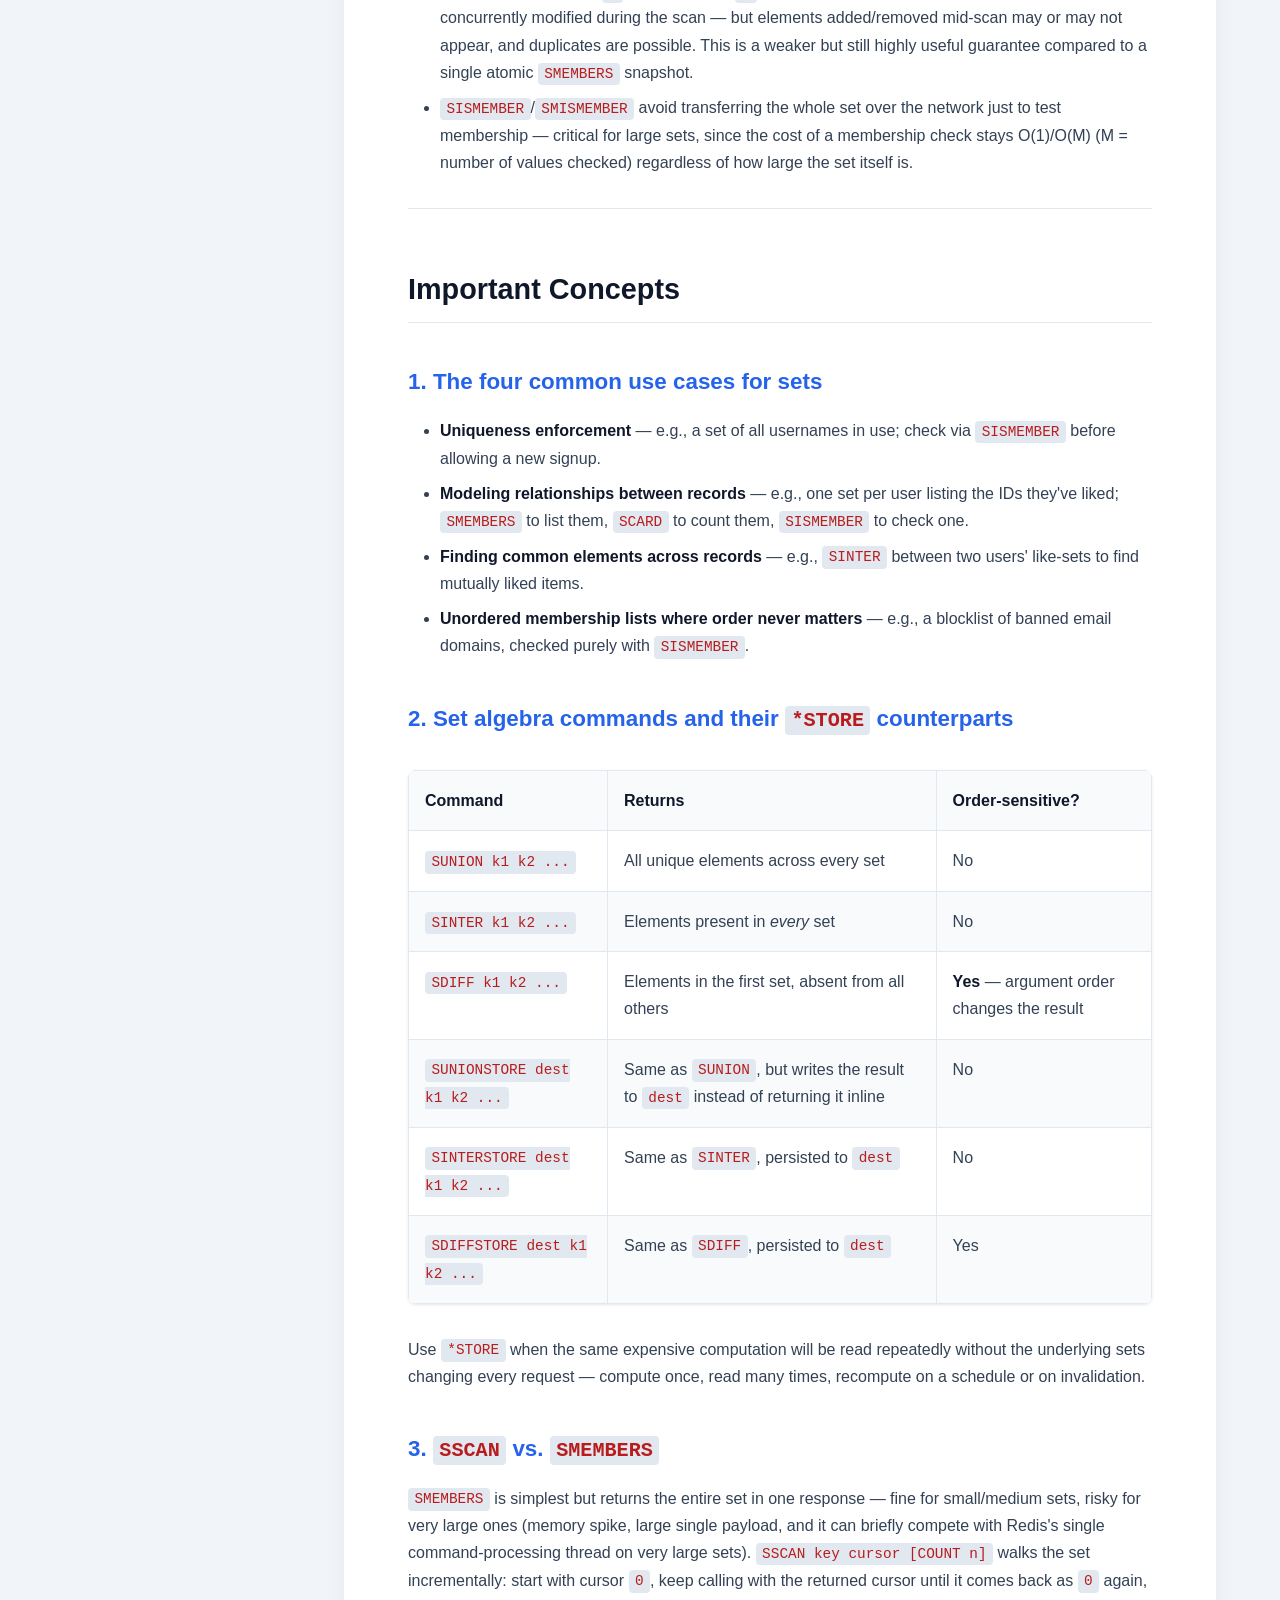
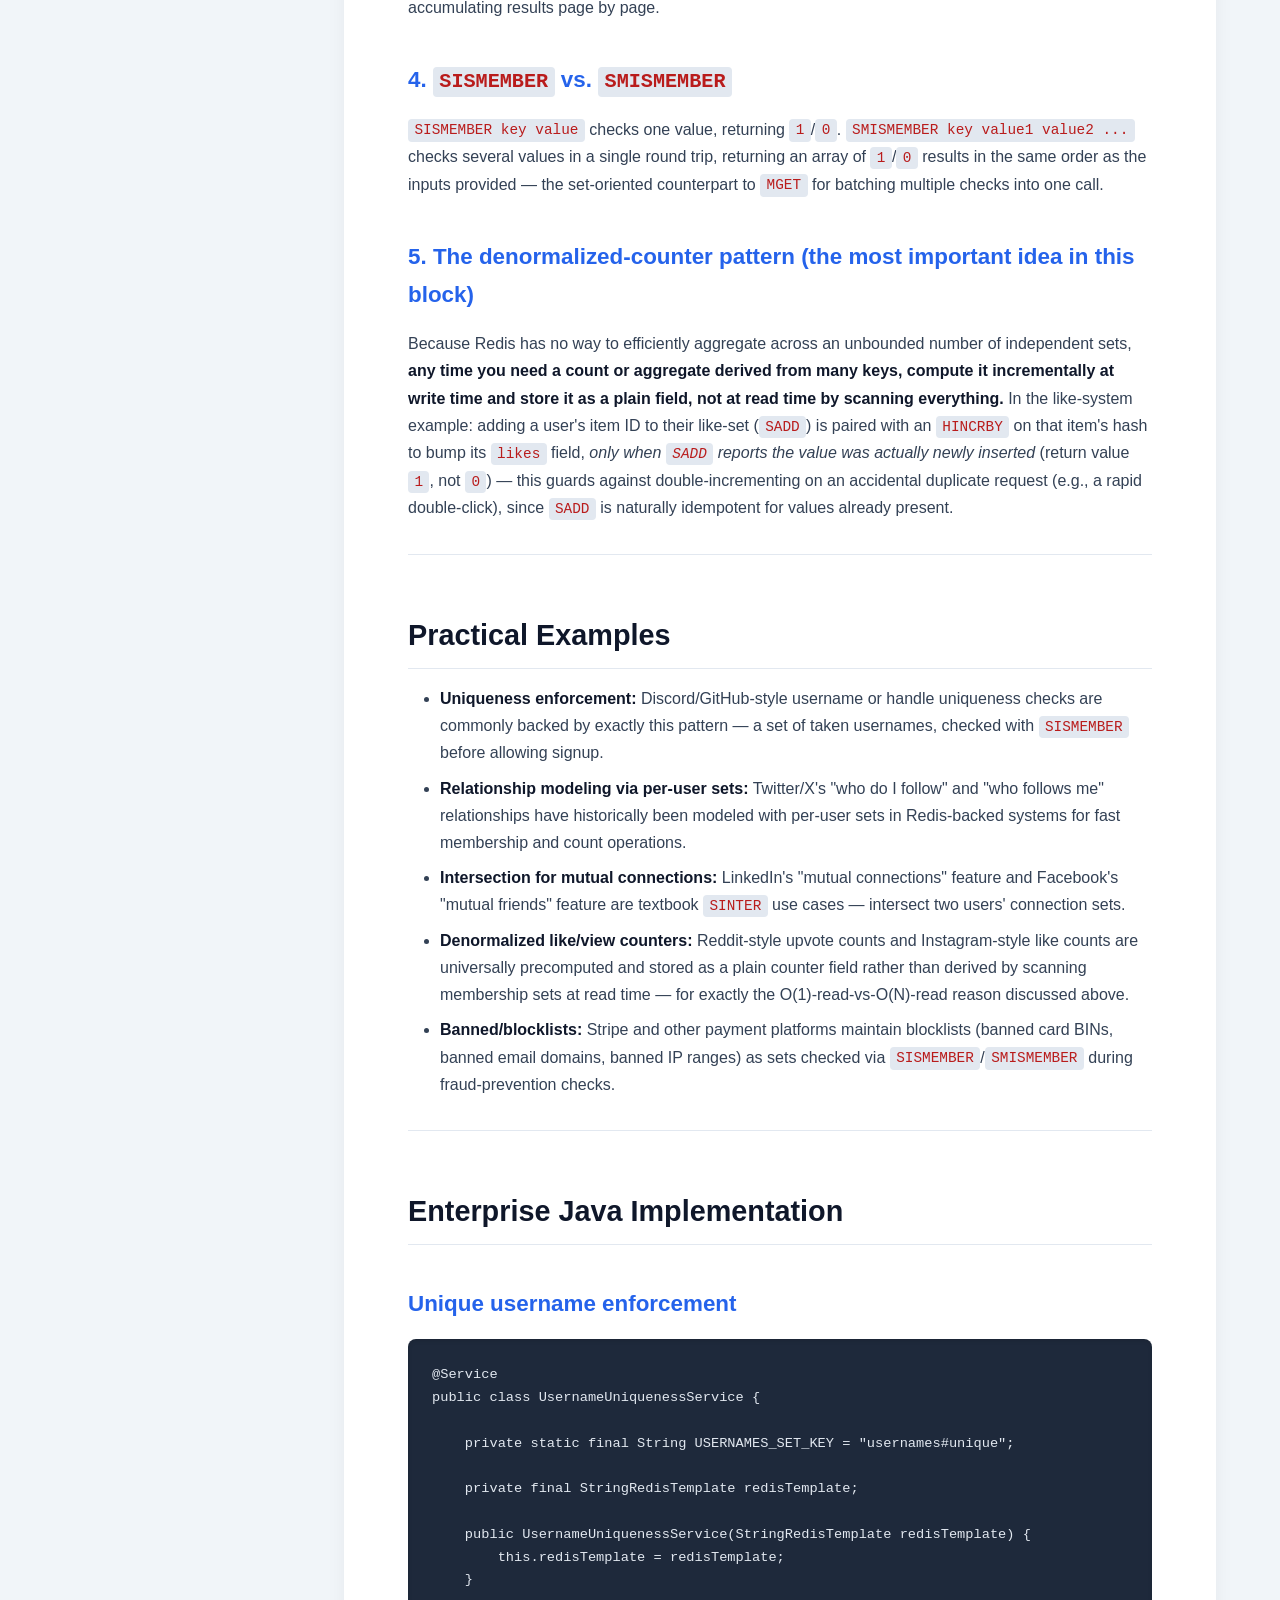
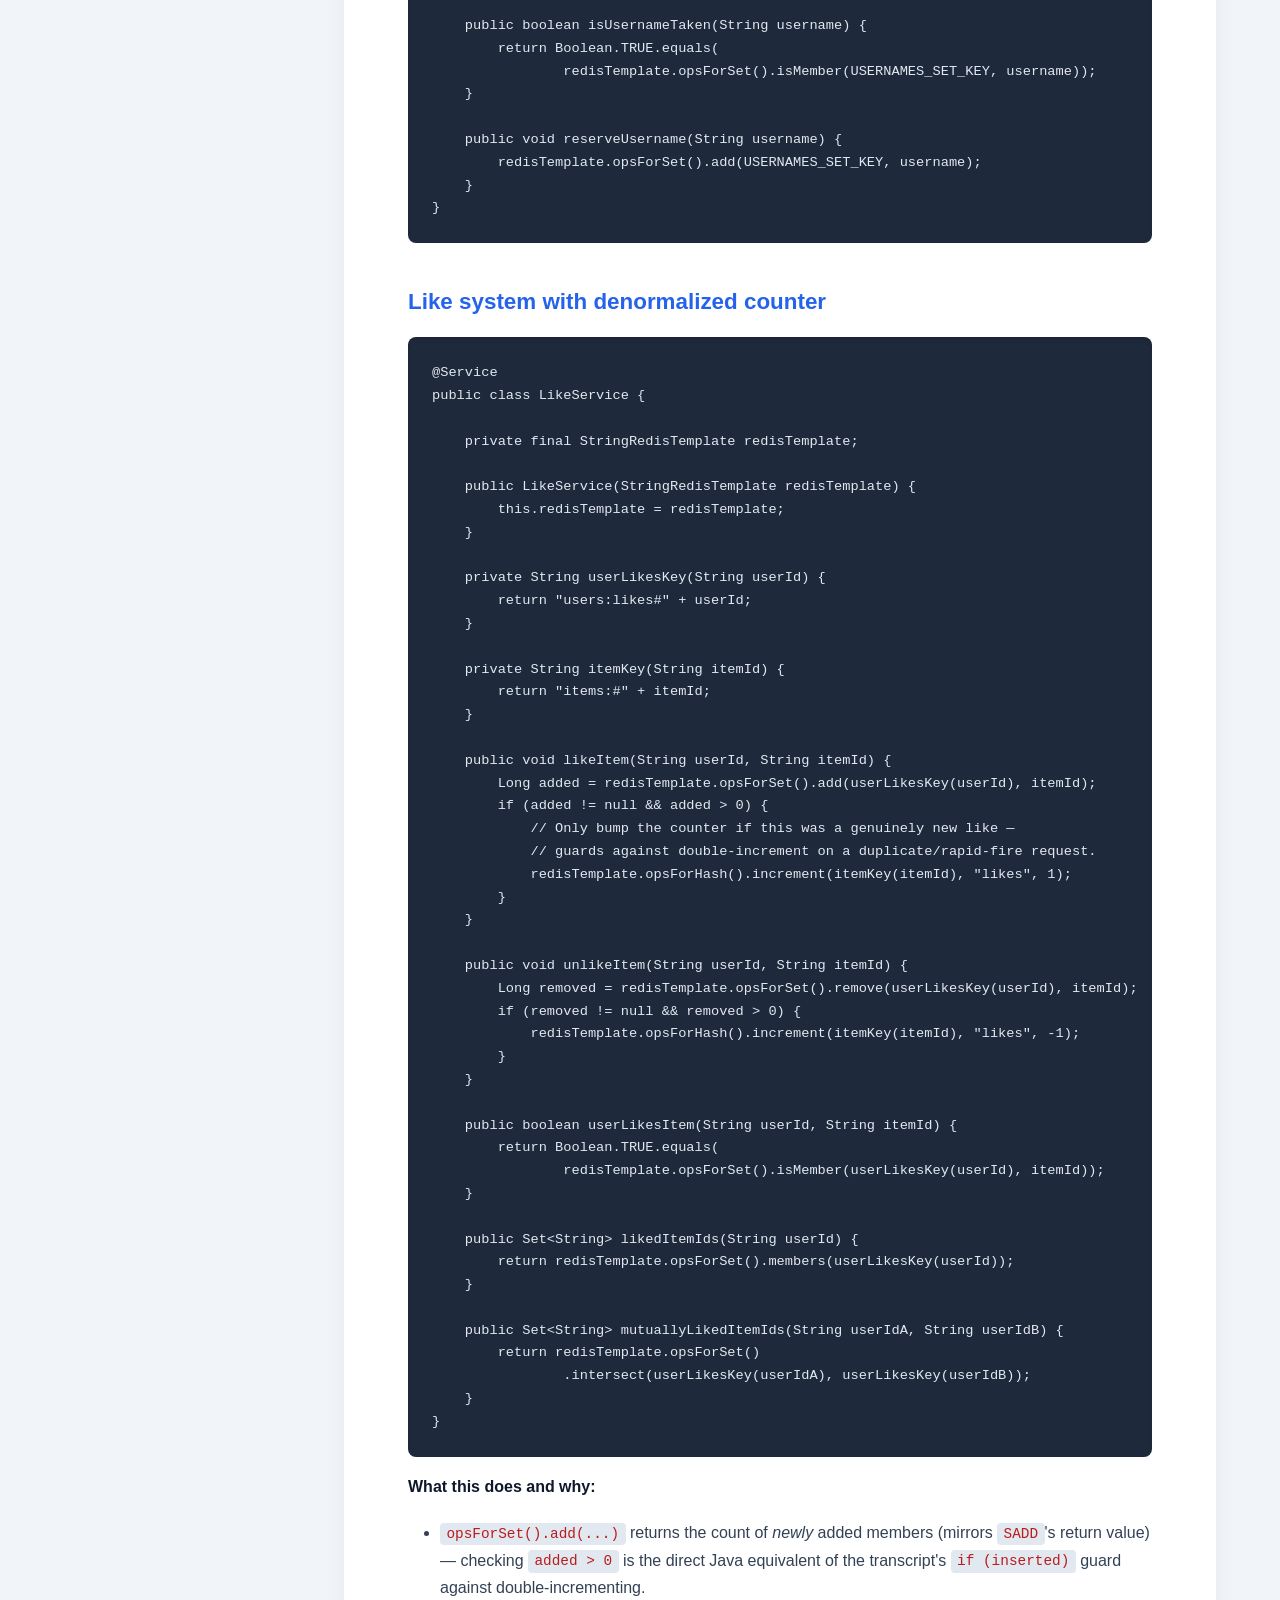
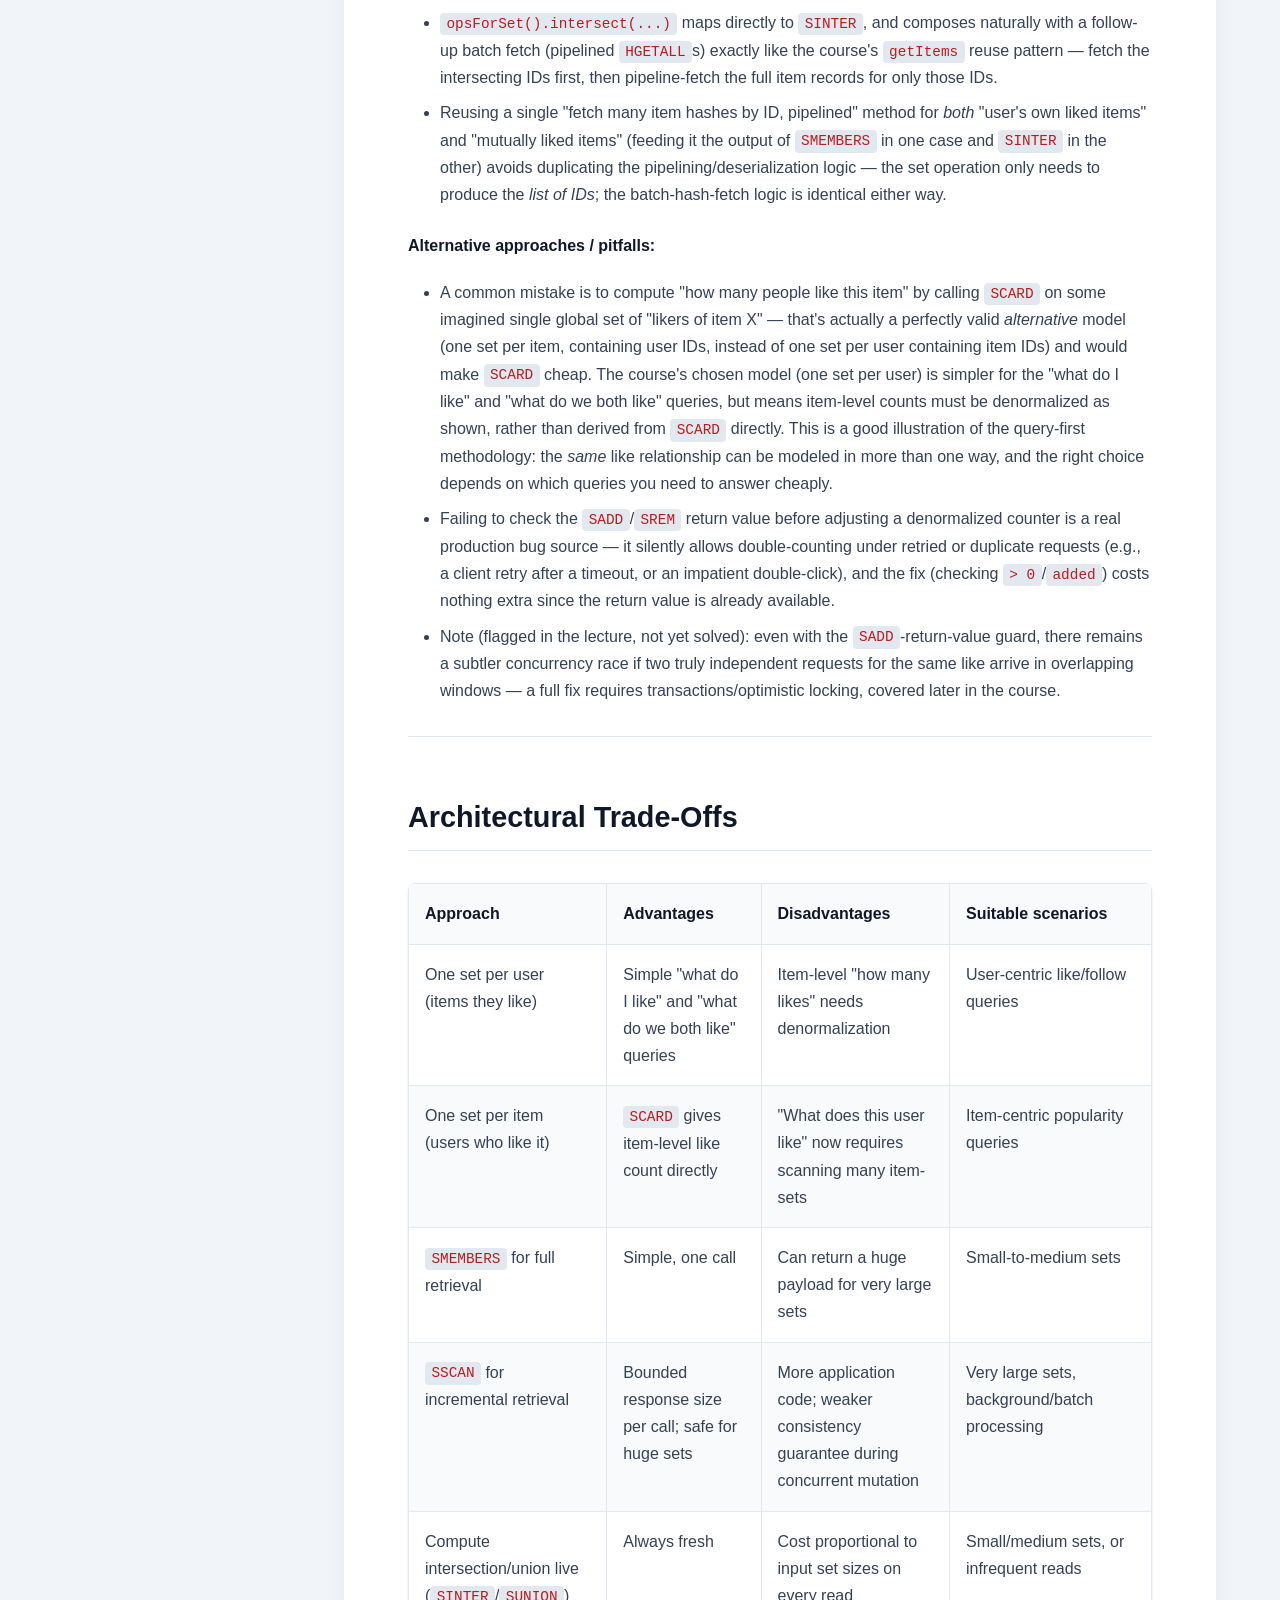
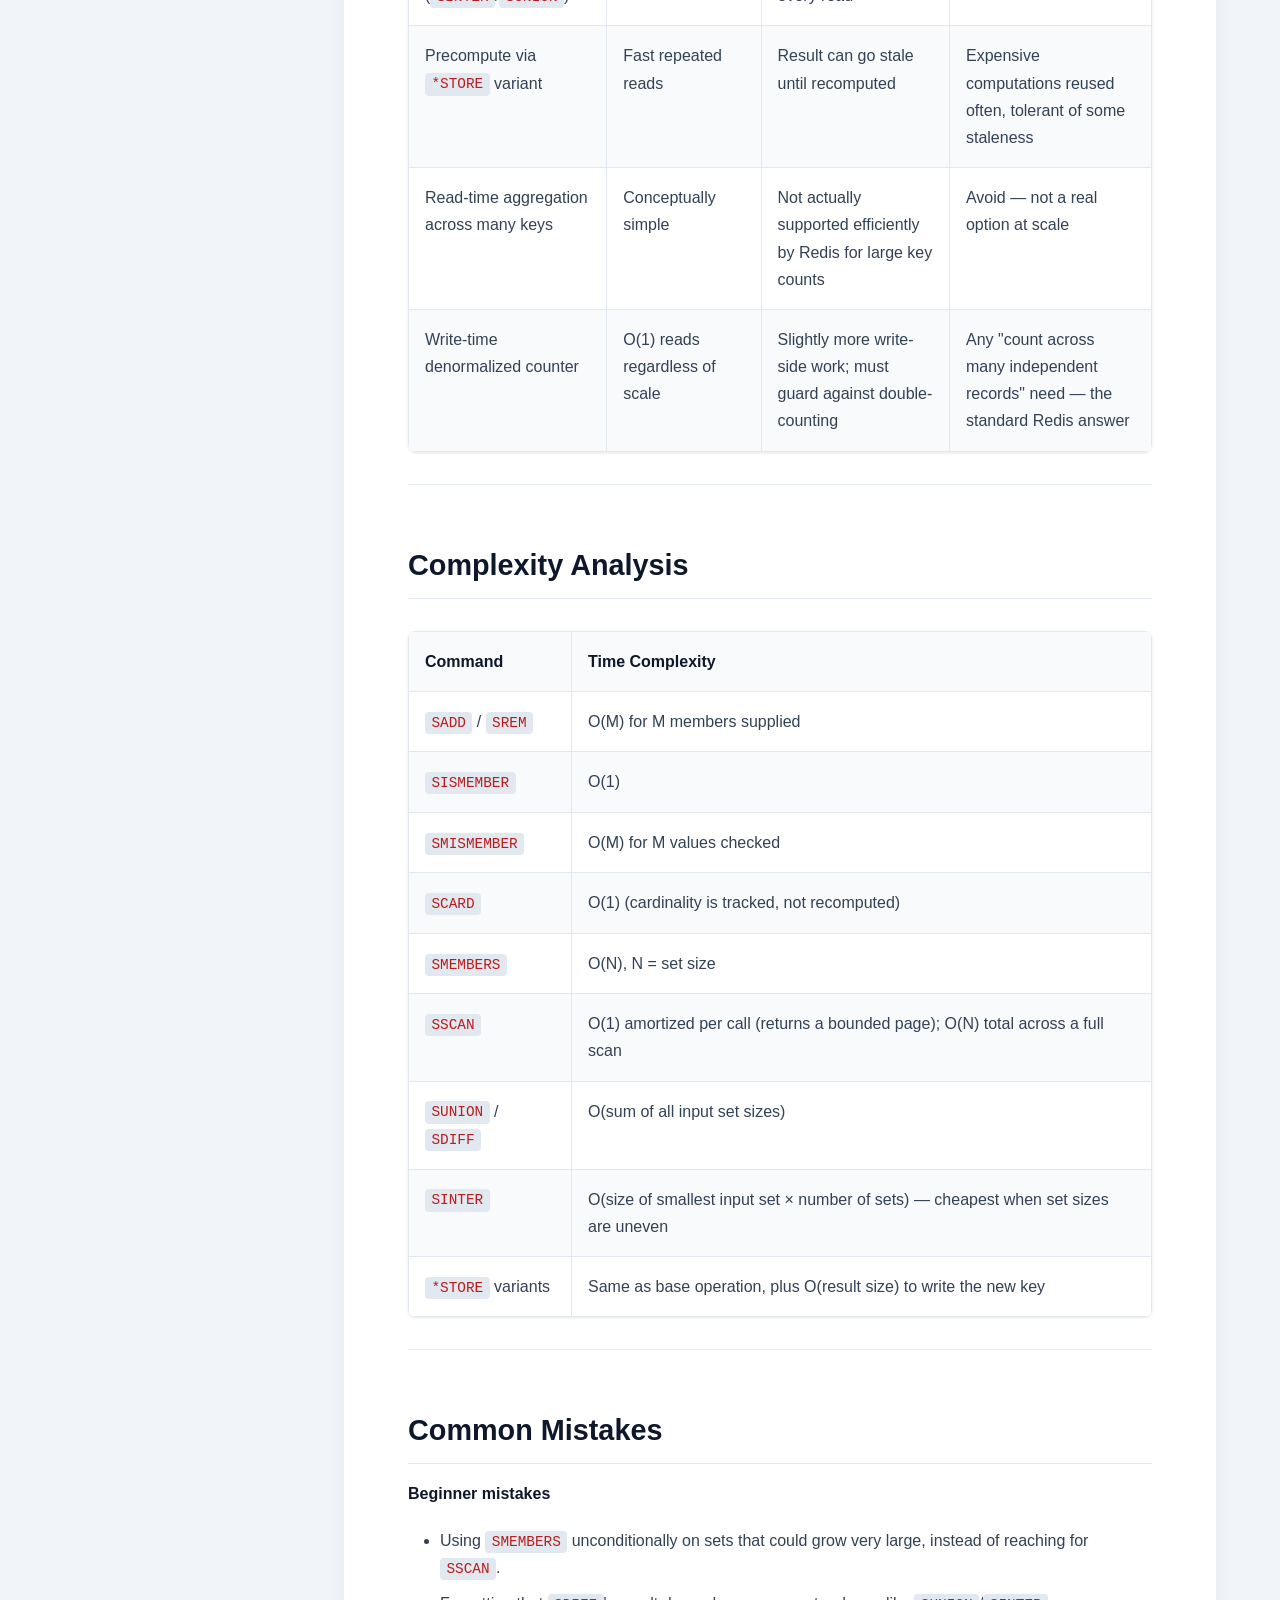
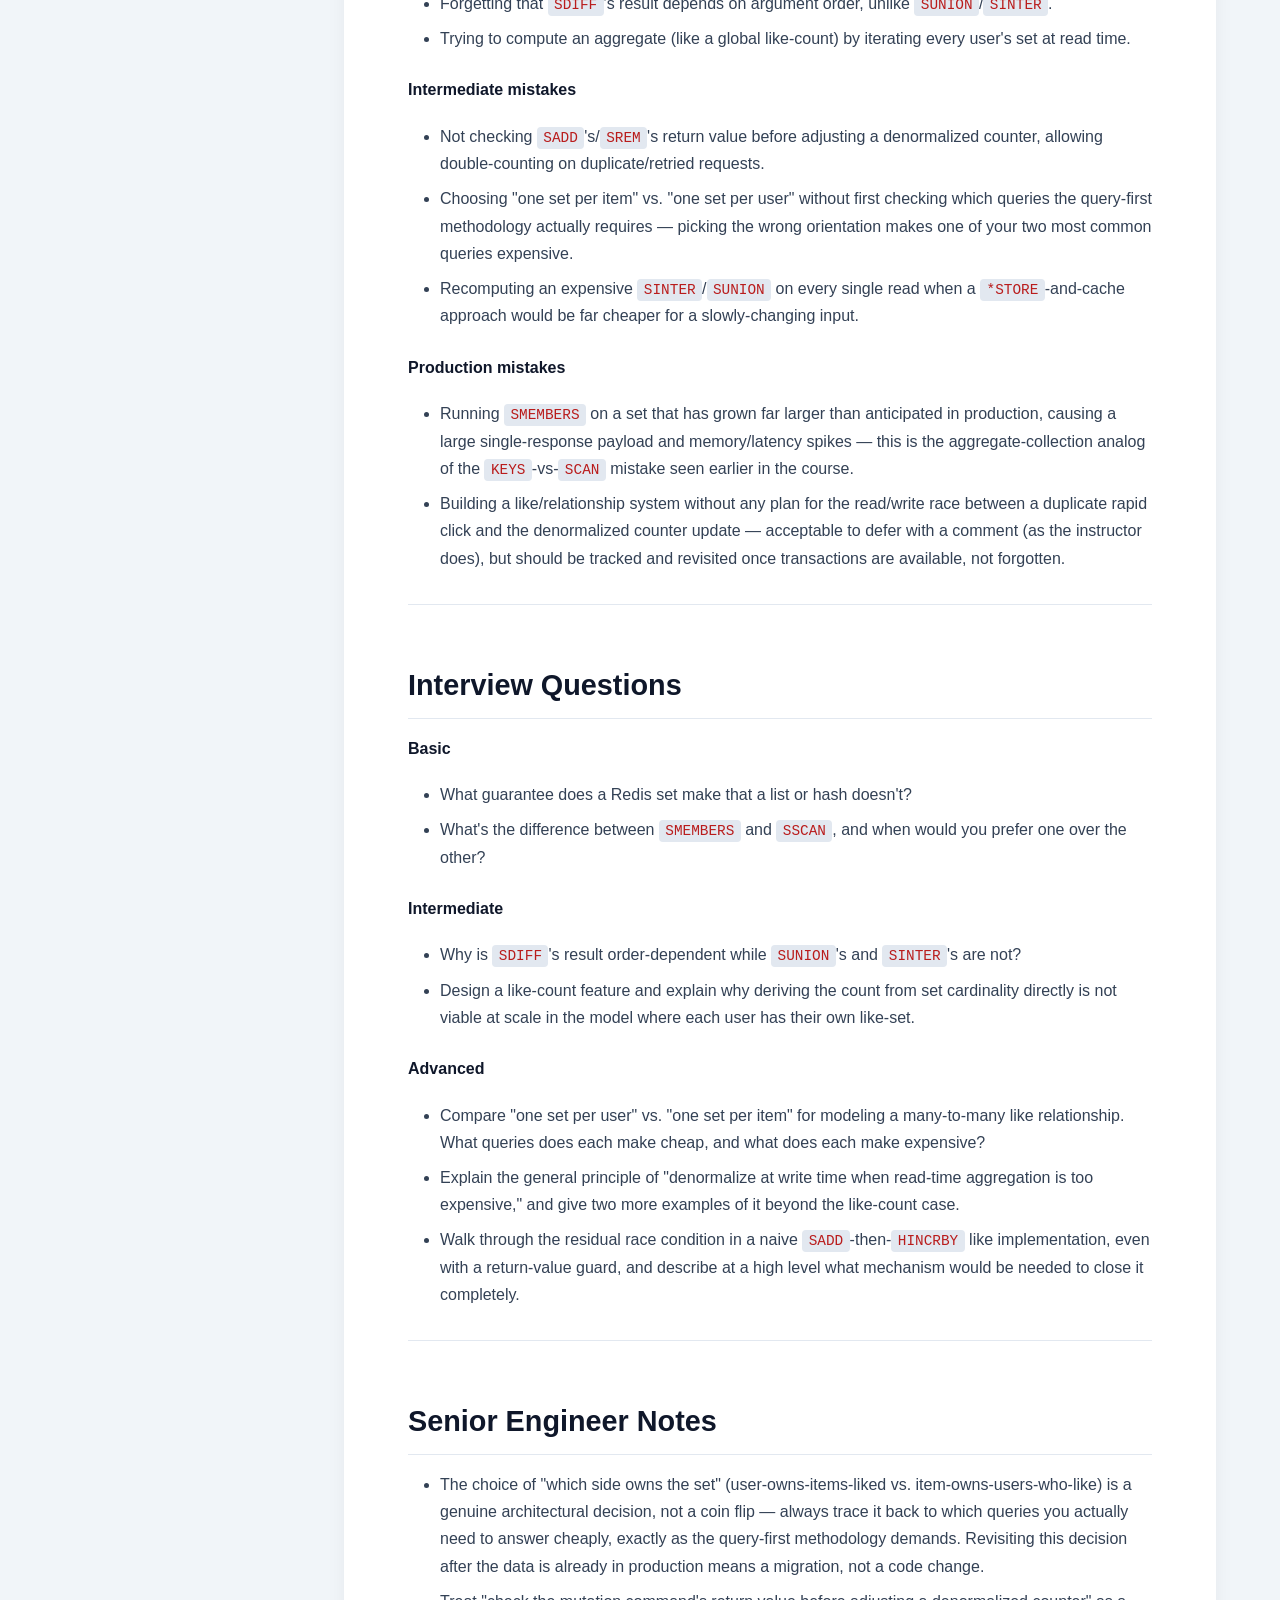
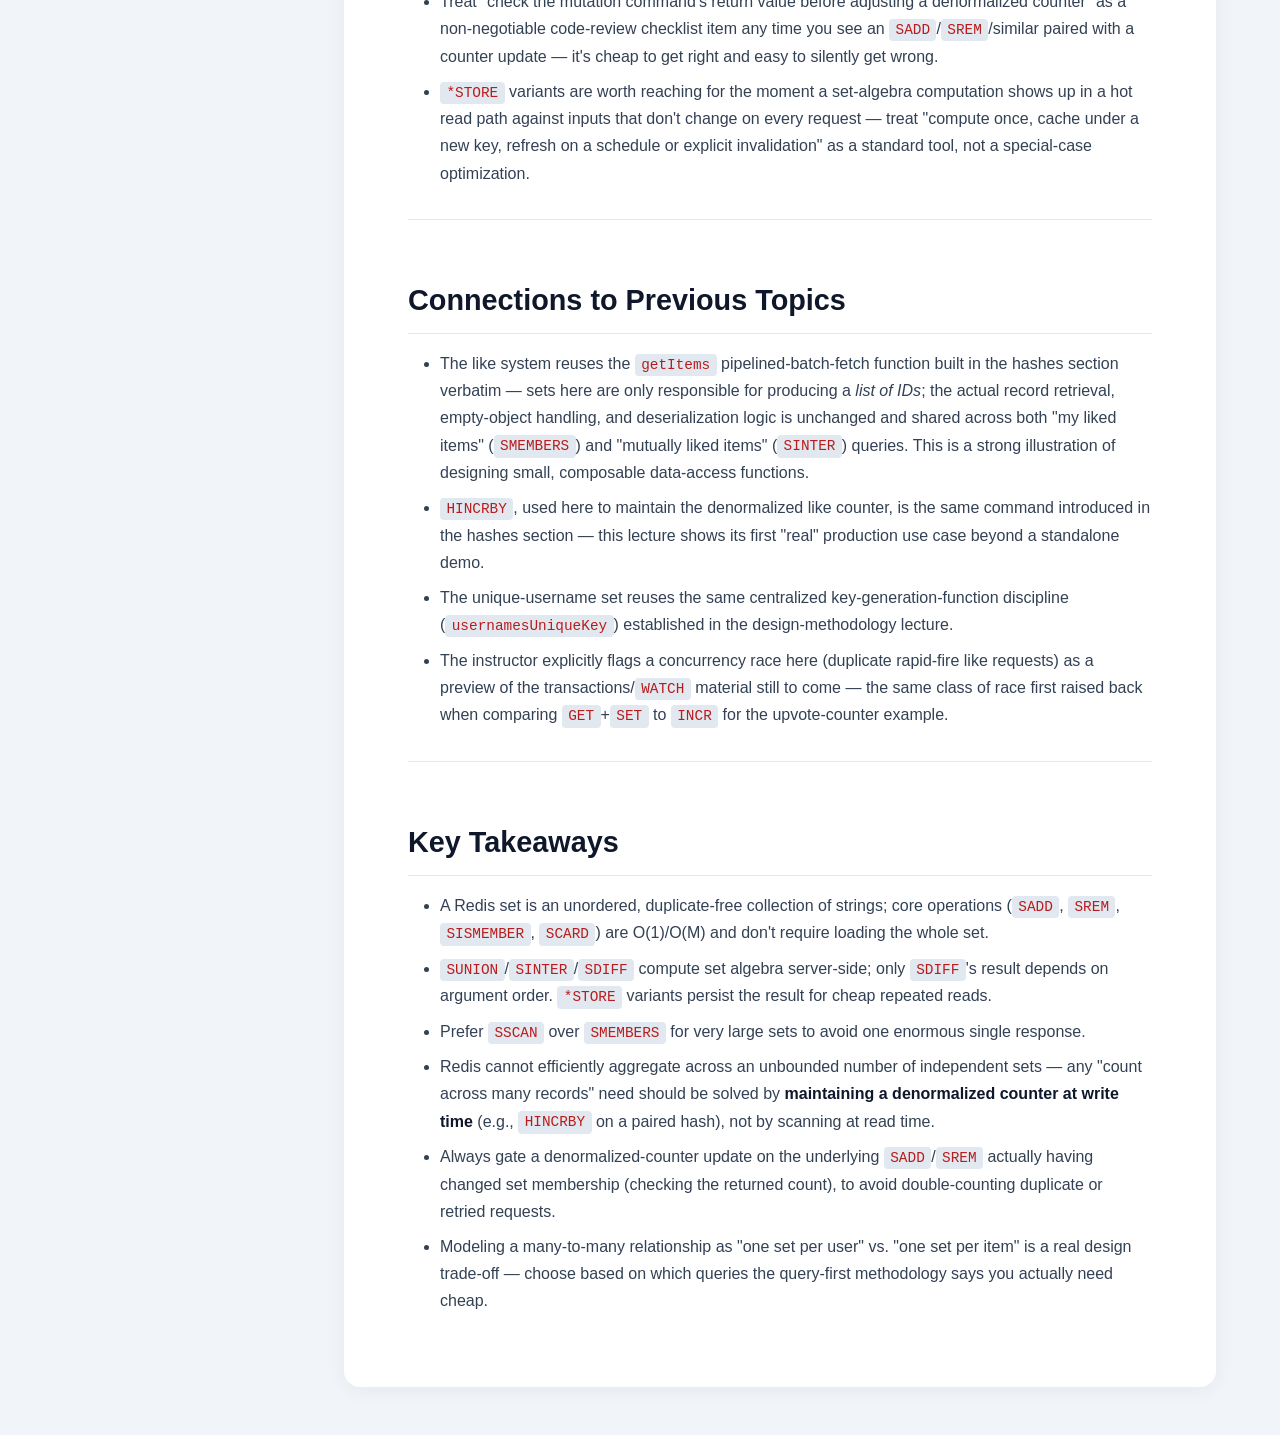
<file: Sets & The "Denormalize at Write Time" Pattern.html>
<!DOCTYPE html>
<html lang="en">
<head>
    <meta charset="UTF-8">
    <meta name="viewport" content="width=device-width, initial-scale=1.0">
    <title>Redis: Sets & The "Denormalize at Write Time" Pattern</title>
    <style>
        :root {
            --sidebar-bg: #0f172a;
            --sidebar-hover: #1e293b;
            --sidebar-text: #94a3b8;
            --sidebar-text-hover: #f8fafc;
            --bg-color: #f1f5f9;
            --card-bg: #ffffff;
            --text-main: #334155;
            --heading-color: #0f172a;
            --primary-accent: #2563eb;
            --code-bg: #1e293b;
            --code-text: #e2e8f0;
            --inline-code-bg: #e2e8f0;
            --inline-code-text: #b91c1c;
            --border-color: #e2e8f0;
        }

        html {
            scroll-behavior: smooth;
        }

        body {
            margin: 0;
            padding: 0;
            font-family: 'Inter', -apple-system, BlinkMacSystemFont, "Segoe UI", Roboto, Helvetica, Arial, sans-serif;
            background-color: var(--bg-color);
            color: var(--text-main);
            display: flex;
            line-height: 1.7;
        }

        /* Sidebar Navigation */
        .sidebar {
            width: 280px;
            height: 100vh;
            background-color: var(--sidebar-bg);
            position: fixed;
            top: 0;
            left: 0;
            overflow-y: auto;
            padding: 2rem 1rem;
            box-sizing: border-box;
            border-right: 1px solid #1e293b;
        }

        .sidebar h2 {
            color: #ffffff;
            font-size: 1.2rem;
            margin-bottom: 1.5rem;
            padding-left: 1rem;
            text-transform: uppercase;
            letter-spacing: 1px;
        }

        .sidebar ul {
            list-style: none;
            padding: 0;
            margin: 0;
        }

        .sidebar li {
            margin-bottom: 0.5rem;
        }

        .sidebar a {
            display: block;
            padding: 0.75rem 1rem;
            color: var(--sidebar-text);
            text-decoration: none;
            border-radius: 8px;
            font-weight: 500;
            transition: all 0.2s ease;
        }

        .sidebar a:hover {
            background-color: var(--sidebar-hover);
            color: var(--sidebar-text-hover);
            padding-left: 1.25rem;
        }

        /* Main Content Area */
        .content-wrapper {
            margin-left: 280px;
            padding: 3rem 5%;
            width: calc(100% - 280px);
            box-sizing: border-box;
        }

        .content {
            background: var(--card-bg);
            padding: 3rem 4rem;
            border-radius: 16px;
            box-shadow: 0 4px 20px rgba(0, 0, 0, 0.05);
            max-width: 1000px;
            margin: 0 auto;
        }

        /* Typography */
        h1, h2, h3, h4 {
            color: var(--heading-color);
            margin-top: 2.5rem;
            margin-bottom: 1rem;
            font-weight: 700;
        }

        h1 {
            font-size: 2.5rem;
            margin-top: 0;
            padding-bottom: 1rem;
            border-bottom: 3px solid var(--primary-accent);
        }

        h2 {
            font-size: 1.8rem;
            padding-bottom: 0.5rem;
            border-bottom: 1px solid var(--border-color);
            padding-top: 1rem;
        }

        h3 {
            font-size: 1.4rem;
            color: var(--primary-accent);
        }

        h4 {
            font-size: 1.1rem;
            color: var(--heading-color);
        }

        p {
            margin-bottom: 1.2rem;
        }

        strong {
            color: var(--heading-color);
        }

        /* Code Blocks */
        pre {
            background-color: var(--code-bg);
            color: var(--code-text);
            padding: 1.5rem;
            border-radius: 8px;
            overflow-x: auto;
            font-family: 'Fira Code', 'Courier New', Courier, monospace;
            font-size: 0.95rem;
            line-height: 1.5;
            box-shadow: inset 0 2px 4px rgba(0,0,0,0.1);
        }

        code {
            background-color: var(--inline-code-bg);
            color: var(--inline-code-text);
            padding: 0.2rem 0.4rem;
            border-radius: 4px;
            font-family: 'Fira Code', 'Courier New', Courier, monospace;
            font-size: 0.9em;
        }

        pre code {
            background-color: transparent;
            color: inherit;
            padding: 0;
        }

        /* Tables */
        table {
            width: 100%;
            border-collapse: collapse;
            margin: 2rem 0;
            background-color: #ffffff;
            border-radius: 8px;
            overflow: hidden;
            box-shadow: 0 1px 3px rgba(0,0,0,0.1);
        }

        th, td {
            padding: 1rem;
            text-align: left;
            border: 1px solid var(--border-color);
            vertical-align: top;
        }

        th {
            background-color: #f8fafc;
            color: var(--heading-color);
            font-weight: 600;
        }

        tr:nth-child(even) {
            background-color: #f8fafc;
        }

        /* Lists */
        ul, ol {
            margin-bottom: 1.5rem;
            padding-left: 2rem;
        }

        li {
            margin-bottom: 0.5rem;
        }

        hr {
            border: 0;
            border-top: 1px solid var(--border-color);
            margin: 2rem 0;
        }

        /* Callouts / Highlight Box */
        .highlight-box {
            background-color: #eff6ff;
            border-left: 4px solid var(--primary-accent);
            padding: 1.5rem;
            margin: 1.5rem 0;
            border-radius: 0 8px 8px 0;
        }

        /* Responsive Design */
        @media (max-width: 900px) {
            .sidebar {
                width: 100%;
                height: auto;
                position: relative;
                padding: 1rem;
            }
            .content-wrapper {
                margin-left: 0;
                width: 100%;
                padding: 1rem;
            }
            .content {
                padding: 1.5rem;
            }
            h1 {
                font-size: 2rem;
            }
        }
    </style>
</head>
<body>

    <!-- Vertical Sidebar -->
    <nav class="sidebar">
        <h2>Contents</h2>
        <ul>
            <li><a href="#position">Position in the Course</a></li>
            <li><a href="#overview">High-Level Overview</a></li>
            <li><a href="#why-exists">Why This Concept Exists</a></li>
            <li><a href="#internal-working">Internal Working</a></li>
            <li><a href="#important-concepts">Important Concepts</a></li>
            <li><a href="#practical-examples">Practical Examples</a></li>
            <li><a href="#java-implementation">Enterprise Java Implementation</a></li>
            <li><a href="#trade-offs">Architectural Trade-Offs</a></li>
            <li><a href="#complexity">Complexity Analysis</a></li>
            <li><a href="#mistakes">Common Mistakes</a></li>
            <li><a href="#interview-questions">Interview Questions</a></li>
            <li><a href="#senior-notes">Senior Engineer Notes</a></li>
            <li><a href="#connections">Connections to Previous Topics</a></li>
            <li><a href="#takeaways">Key Takeaways</a></li>
        </ul>
    </nav>

    <!-- Main Content -->
    <main class="content-wrapper">
        <div class="content">

            <div id="intro">
                <h1>Sets in Redis: Core Commands, Set Algebra, and the "Denormalize at Write Time" Pattern</h1>
                <hr>
            </div>

            <h2 id="position">Position in the Course</h2>
            <ul>
                <li><strong>Section:</strong> Sets</li>
                <li><strong>Lecture number(s):</strong> Corresponds to "Basics of Sets," "Store Variations," "Checking for an Element in a Set," "Scanning a Set," "Most Common Use Cases of Sets," "Requiring Unique User Names," "Adding a Like System," "How to Count the Number of Likes?," "Updating Like Quantities," "Showing Liked Items," "Showing Common Liked Items," "Union of Sets," "Intersection of Sets," "Difference of Sets."</li>
                <li><strong>Previously covered concepts:</strong> Hashes (<code>HSET</code>/<code>HGET</code>/<code>HGETALL</code>/<code>HINCRBY</code>/<code>HDEL</code>/<code>HEXISTS</code>), the query-first design methodology, key naming conventions, serialize/deserialize as an application-level pattern, sessions, pipelining (<code>Promise.all</code>-style batching / <code>executePipelined</code>), and the <code>getItems</code>-style "fetch many hashes by ID in one pipeline" pattern from the hashes section — reused directly in this lecture block.</li>
                <li><strong>Concepts intentionally omitted because they appear later:</strong> Sorted sets (needed for anything requiring <em>ordered</em> or <em>ranked</em> collections — sets have no inherent order), transactions/<code>WATCH</code> (needed to properly fix the "duplicate rapid-click" race condition the instructor flags but defers), Lua scripting.</li>
            </ul>

            <hr>

            <h2 id="overview">High-Level Overview</h2>
            <p>A <strong>set</strong> is an unordered collection of unique strings (or numbers, stored as strings) under one key. No duplicates are ever possible — adding an already-present member is a no-op. Core single-set commands: <code>SADD</code> (add), <code>SMEMBERS</code> (list all), <code>SCARD</code> (count), <code>SREM</code> (remove), <code>SISMEMBER</code>/<code>SMISMEMBER</code> (membership test, single/multiple), <code>SSCAN</code> (paginated iteration for large sets). Multi-set "set algebra" commands: <code>SUNION</code>, <code>SINTER</code>, <code>SDIFF</code> (and their <code>*STORE</code> variants, which persist the result under a new key instead of just returning it).</p>

            <p>The lecture then builds two real features on top of sets: <strong>enforcing unique usernames</strong> (a straightforward membership check) and a <strong>like system</strong> (one set per user of liked item IDs), which surfaces an important, recurring Redis modeling lesson: <strong>Redis cannot efficiently answer "how many of my many sets contain this value" — so you precompute and store that count elsewhere instead of scanning all sets on every read.</strong></p>

            <hr>

            <h2 id="why-exists">Why This Concept Exists</h2>
            
            <p><strong>Why sets at all?</strong> A set gives you two things a plain string or hash can't: <strong>automatic deduplication</strong> and <strong>efficient membership testing</strong> (<code>SISMEMBER</code> doesn't need to load the whole collection to answer "is X in here?"). Any time your access pattern is fundamentally "is this value present" or "give me the unique combination of values across a few sources" — rather than "give me an ordered list" or "give me a structured record" — a set is the right tool.</p>

            <p><strong>Why union/intersection/difference exist as first-class commands:</strong> These are the standard set-algebra operations from mathematics, and Redis computes them server-side, in C, across potentially large collections — which is dramatically faster and more network-efficient than pulling every set's full contents back to your application and computing the union/intersection/difference in application code. This is the same "push the computation to the data" principle behind why databases offer aggregate functions instead of making you <code>SELECT *</code> and sum in your app.</p>

            <p><strong>Why <code>*STORE</code> variants exist:</strong> Computing a union/intersection/difference over very large sets isn't free — it's proportional to the total size of the input sets. If you need the same computed result repeatedly and the underlying sets don't change every second, it's wasteful to recompute it on every read. <code>SINTERSTORE</code>/<code>SUNIONSTORE</code>/<code>SDIFFSTORE</code> let you compute once and cache the result as a brand-new set, to be read cheaply many times until you decide to recompute it (e.g., on a schedule, or when the underlying sets change).</p>

            <p><strong>Why <code>SSCAN</code> exists alongside <code>SMEMBERS</code>:</strong> <code>SMEMBERS</code> returns the <em>entire</em> set in one reply. For a set with millions of members, that's a huge single response that could tie up significant memory and bandwidth in one shot. <code>SSCAN</code> trades that convenience for a <strong>cursor-based, incremental</strong> retrieval pattern — you get one page at a time, at the cost of having to loop until the cursor comes back as <code>0</code>.</p>

            <p><strong>Why the like-count problem forces a denormalization pattern:</strong> Redis has no mechanism to run an ad hoc aggregate query across an arbitrary number of independent keys (there's no "count how many of these million sets contain value X" command). If "how many people like this item" were computed by checking every user's like-set at read time, that read would be O(number of users) — completely impractical at scale. The fix is to flip the cost from read-time to write-time: every time a like/unlike actually changes membership, also nudge a precomputed counter (stored as a plain field on the item's hash) up or down by exactly one. Reads then become O(1) — just read the counter — at the cost of a small amount of extra work on every write. This is a specific instance of a very general system-design idea: <strong>when a read-time aggregation is too expensive or impossible, maintain the aggregate incrementally at write time instead.</strong></p>

            <hr>

            <h2 id="internal-working">Internal Working</h2>
            
            <ul>
                <li>Redis sets are implemented internally as either an <code>intset</code> (a compact sorted array, used only when every member is an integer and the set is small) or a full hash table (<code>hashtable</code> encoding) once the set grows past configured thresholds or contains non-integer members. Either way, <code>SADD</code>/<code>SREM</code>/<code>SISMEMBER</code> are <strong>O(1) average case</strong> per member (hash table) or O(log N) (intset, still very fast for small sets).</li>
                <li><code>SADD</code> is O(M) for M members being added in one call; it returns the <strong>count of members actually added</strong> (i.e., not already present) — not the resulting size of the set.</li>
                <li><code>SMEMBERS</code> is O(N) where N is the set's total size — it must return everything, hence the motivation for <code>SSCAN</code> on large sets.</li>
                <li><code>SUNION</code>/<code>SINTER</code>/<code>SDIFF</code> are O(sum of all input set sizes) in the general case — <code>SINTER</code> in particular is implemented by iterating the <em>smallest</em> input set and checking membership in the others, which is why intersection is typically the cheapest of the three algebra operations to compute when set sizes are uneven.</li>
                <li><code>SDIFF</code>'s result is <strong>order-dependent on its arguments</strong>: it returns members present in the <em>first</em> set but absent from all the others — swapping argument order changes the result. <code>SUNION</code>/<code>SINTER</code> are order-independent (they're mathematically commutative).</li>
                <li><code>SSCAN</code>'s cursor is <strong>not</strong> a simple offset/page-number — it encodes an internal iteration position tied to the set's hash-table structure. The guarantee is: every element present for the entire duration of a complete scan (cursor <code>0</code> → ... → cursor <code>0</code>) will be returned at least once, even if the set is concurrently modified during the scan — but elements added/removed mid-scan may or may not appear, and duplicates are possible. This is a weaker but still highly useful guarantee compared to a single atomic <code>SMEMBERS</code> snapshot.</li>
                <li><code>SISMEMBER</code>/<code>SMISMEMBER</code> avoid transferring the whole set over the network just to test membership — critical for large sets, since the cost of a membership check stays O(1)/O(M) (M = number of values checked) regardless of how large the set itself is.</li>
            </ul>

            <hr>

            <h2 id="important-concepts">Important Concepts</h2>
            
            <h3>1. The four common use cases for sets</h3>
            <ul>
                <li><strong>Uniqueness enforcement</strong> — e.g., a set of all usernames in use; check via <code>SISMEMBER</code> before allowing a new signup.</li>
                <li><strong>Modeling relationships between records</strong> — e.g., one set per user listing the IDs they've liked; <code>SMEMBERS</code> to list them, <code>SCARD</code> to count them, <code>SISMEMBER</code> to check one.</li>
                <li><strong>Finding common elements across records</strong> — e.g., <code>SINTER</code> between two users' like-sets to find mutually liked items.</li>
                <li><strong>Unordered membership lists where order never matters</strong> — e.g., a blocklist of banned email domains, checked purely with <code>SISMEMBER</code>.</li>
            </ul>

            <h3>2. Set algebra commands and their <code>*STORE</code> counterparts</h3>
            <table>
                <thead>
                    <tr>
                        <th>Command</th>
                        <th>Returns</th>
                        <th>Order-sensitive?</th>
                    </tr>
                </thead>
                <tbody>
                    <tr>
                        <td><code>SUNION k1 k2 ...</code></td>
                        <td>All unique elements across every set</td>
                        <td>No</td>
                    </tr>
                    <tr>
                        <td><code>SINTER k1 k2 ...</code></td>
                        <td>Elements present in <em>every</em> set</td>
                        <td>No</td>
                    </tr>
                    <tr>
                        <td><code>SDIFF k1 k2 ...</code></td>
                        <td>Elements in the first set, absent from all others</td>
                        <td><strong>Yes</strong> — argument order changes the result</td>
                    </tr>
                    <tr>
                        <td><code>SUNIONSTORE dest k1 k2 ...</code></td>
                        <td>Same as <code>SUNION</code>, but writes the result to <code>dest</code> instead of returning it inline</td>
                        <td>No</td>
                    </tr>
                    <tr>
                        <td><code>SINTERSTORE dest k1 k2 ...</code></td>
                        <td>Same as <code>SINTER</code>, persisted to <code>dest</code></td>
                        <td>No</td>
                    </tr>
                    <tr>
                        <td><code>SDIFFSTORE dest k1 k2 ...</code></td>
                        <td>Same as <code>SDIFF</code>, persisted to <code>dest</code></td>
                        <td>Yes</td>
                    </tr>
                </tbody>
            </table>
            <p>Use <code>*STORE</code> when the same expensive computation will be read repeatedly without the underlying sets changing every request — compute once, read many times, recompute on a schedule or on invalidation.</p>

            <h3>3. <code>SSCAN</code> vs. <code>SMEMBERS</code></h3>
            <p><code>SMEMBERS</code> is simplest but returns the entire set in one response — fine for small/medium sets, risky for very large ones (memory spike, large single payload, and it can briefly compete with Redis's single command-processing thread on very large sets). <code>SSCAN key cursor [COUNT n]</code> walks the set incrementally: start with cursor <code>0</code>, keep calling with the returned cursor until it comes back as <code>0</code> again, accumulating results page by page.</p>

            <h3>4. <code>SISMEMBER</code> vs. <code>SMISMEMBER</code></h3>
            <p><code>SISMEMBER key value</code> checks one value, returning <code>1</code>/<code>0</code>. <code>SMISMEMBER key value1 value2 ...</code> checks several values in a single round trip, returning an array of <code>1</code>/<code>0</code> results in the same order as the inputs provided — the set-oriented counterpart to <code>MGET</code> for batching multiple checks into one call.</p>

            <h3>5. The denormalized-counter pattern (the most important idea in this block)</h3>
            <p>Because Redis has no way to efficiently aggregate across an unbounded number of independent sets, <strong>any time you need a count or aggregate derived from many keys, compute it incrementally at write time and store it as a plain field, not at read time by scanning everything.</strong> In the like-system example: adding a user's item ID to their like-set (<code>SADD</code>) is paired with an <code>HINCRBY</code> on that item's hash to bump its <code>likes</code> field, <em>only when <code>SADD</code> reports the value was actually newly inserted</em> (return value <code>1</code>, not <code>0</code>) — this guards against double-incrementing on an accidental duplicate request (e.g., a rapid double-click), since <code>SADD</code> is naturally idempotent for values already present.</p>

            <hr>

            <h2 id="practical-examples">Practical Examples</h2>
            <ul>
                <li><strong>Uniqueness enforcement:</strong> Discord/GitHub-style username or handle uniqueness checks are commonly backed by exactly this pattern — a set of taken usernames, checked with <code>SISMEMBER</code> before allowing signup.</li>
                <li><strong>Relationship modeling via per-user sets:</strong> Twitter/X's "who do I follow" and "who follows me" relationships have historically been modeled with per-user sets in Redis-backed systems for fast membership and count operations.</li>
                <li><strong>Intersection for mutual connections:</strong> LinkedIn's "mutual connections" feature and Facebook's "mutual friends" feature are textbook <code>SINTER</code> use cases — intersect two users' connection sets.</li>
                <li><strong>Denormalized like/view counters:</strong> Reddit-style upvote counts and Instagram-style like counts are universally precomputed and stored as a plain counter field rather than derived by scanning membership sets at read time — for exactly the O(1)-read-vs-O(N)-read reason discussed above.</li>
                <li><strong>Banned/blocklists:</strong> Stripe and other payment platforms maintain blocklists (banned card BINs, banned email domains, banned IP ranges) as sets checked via <code>SISMEMBER</code>/<code>SMISMEMBER</code> during fraud-prevention checks.</li>
            </ul>

            <hr>

            <h2 id="java-implementation">Enterprise Java Implementation</h2>

            <h3>Unique username enforcement</h3>
<pre><code>@Service
public class UsernameUniquenessService {

    private static final String USERNAMES_SET_KEY = "usernames#unique";

    private final StringRedisTemplate redisTemplate;

    public UsernameUniquenessService(StringRedisTemplate redisTemplate) {
        this.redisTemplate = redisTemplate;
    }

    public boolean isUsernameTaken(String username) {
        return Boolean.TRUE.equals(
                redisTemplate.opsForSet().isMember(USERNAMES_SET_KEY, username));
    }

    public void reserveUsername(String username) {
        redisTemplate.opsForSet().add(USERNAMES_SET_KEY, username);
    }
}</code></pre>

            <h3>Like system with denormalized counter</h3>
<pre><code>@Service
public class LikeService {

    private final StringRedisTemplate redisTemplate;

    public LikeService(StringRedisTemplate redisTemplate) {
        this.redisTemplate = redisTemplate;
    }

    private String userLikesKey(String userId) {
        return "users:likes#" + userId;
    }

    private String itemKey(String itemId) {
        return "items:#" + itemId;
    }

    public void likeItem(String userId, String itemId) {
        Long added = redisTemplate.opsForSet().add(userLikesKey(userId), itemId);
        if (added != null && added &gt; 0) {
            // Only bump the counter if this was a genuinely new like —
            // guards against double-increment on a duplicate/rapid-fire request.
            redisTemplate.opsForHash().increment(itemKey(itemId), "likes", 1);
        }
    }

    public void unlikeItem(String userId, String itemId) {
        Long removed = redisTemplate.opsForSet().remove(userLikesKey(userId), itemId);
        if (removed != null && removed &gt; 0) {
            redisTemplate.opsForHash().increment(itemKey(itemId), "likes", -1);
        }
    }

    public boolean userLikesItem(String userId, String itemId) {
        return Boolean.TRUE.equals(
                redisTemplate.opsForSet().isMember(userLikesKey(userId), itemId));
    }

    public Set&lt;String&gt; likedItemIds(String userId) {
        return redisTemplate.opsForSet().members(userLikesKey(userId));
    }

    public Set&lt;String&gt; mutuallyLikedItemIds(String userIdA, String userIdB) {
        return redisTemplate.opsForSet()
                .intersect(userLikesKey(userIdA), userLikesKey(userIdB));
    }
}</code></pre>

            <p><strong>What this does and why:</strong></p>
            <ul>
                <li><code>opsForSet().add(...)</code> returns the count of <em>newly</em> added members (mirrors <code>SADD</code>'s return value) — checking <code>added &gt; 0</code> is the direct Java equivalent of the transcript's <code>if (inserted)</code> guard against double-incrementing.</li>
                <li><code>opsForSet().intersect(...)</code> maps directly to <code>SINTER</code>, and composes naturally with a follow-up batch fetch (pipelined <code>HGETALL</code>s) exactly like the course's <code>getItems</code> reuse pattern — fetch the intersecting IDs first, then pipeline-fetch the full item records for only those IDs.</li>
                <li>Reusing a single "fetch many item hashes by ID, pipelined" method for <em>both</em> "user's own liked items" and "mutually liked items" (feeding it the output of <code>SMEMBERS</code> in one case and <code>SINTER</code> in the other) avoids duplicating the pipelining/deserialization logic — the set operation only needs to produce the <em>list of IDs</em>; the batch-hash-fetch logic is identical either way.</li>
            </ul>

            <p><strong>Alternative approaches / pitfalls:</strong></p>
            <ul>
                <li>A common mistake is to compute "how many people like this item" by calling <code>SCARD</code> on some imagined single global set of "likers of item X" — that's actually a perfectly valid <em>alternative</em> model (one set per item, containing user IDs, instead of one set per user containing item IDs) and would make <code>SCARD</code> cheap. The course's chosen model (one set per user) is simpler for the "what do I like" and "what do we both like" queries, but means item-level counts must be denormalized as shown, rather than derived from <code>SCARD</code> directly. This is a good illustration of the query-first methodology: the <em>same</em> like relationship can be modeled in more than one way, and the right choice depends on which queries you need to answer cheaply.</li>
                <li>Failing to check the <code>SADD</code>/<code>SREM</code> return value before adjusting a denormalized counter is a real production bug source — it silently allows double-counting under retried or duplicate requests (e.g., a client retry after a timeout, or an impatient double-click), and the fix (checking <code>&gt; 0</code>/<code>added</code>) costs nothing extra since the return value is already available.</li>
                <li>Note (flagged in the lecture, not yet solved): even with the <code>SADD</code>-return-value guard, there remains a subtler concurrency race if two truly independent requests for the same like arrive in overlapping windows — a full fix requires transactions/optimistic locking, covered later in the course.</li>
            </ul>

            <hr>

            <h2 id="trade-offs">Architectural Trade-Offs</h2>

            <table>
                <thead>
                    <tr>
                        <th>Approach</th>
                        <th>Advantages</th>
                        <th>Disadvantages</th>
                        <th>Suitable scenarios</th>
                    </tr>
                </thead>
                <tbody>
                    <tr>
                        <td>One set per user (items they like)</td>
                        <td>Simple "what do I like" and "what do we both like" queries</td>
                        <td>Item-level "how many likes" needs denormalization</td>
                        <td>User-centric like/follow queries</td>
                    </tr>
                    <tr>
                        <td>One set per item (users who like it)</td>
                        <td><code>SCARD</code> gives item-level like count directly</td>
                        <td>"What does this user like" now requires scanning many item-sets</td>
                        <td>Item-centric popularity queries</td>
                    </tr>
                    <tr>
                        <td><code>SMEMBERS</code> for full retrieval</td>
                        <td>Simple, one call</td>
                        <td>Can return a huge payload for very large sets</td>
                        <td>Small-to-medium sets</td>
                    </tr>
                    <tr>
                        <td><code>SSCAN</code> for incremental retrieval</td>
                        <td>Bounded response size per call; safe for huge sets</td>
                        <td>More application code; weaker consistency guarantee during concurrent mutation</td>
                        <td>Very large sets, background/batch processing</td>
                    </tr>
                    <tr>
                        <td>Compute intersection/union live (<code>SINTER</code>/<code>SUNION</code>)</td>
                        <td>Always fresh</td>
                        <td>Cost proportional to input set sizes on every read</td>
                        <td>Small/medium sets, or infrequent reads</td>
                    </tr>
                    <tr>
                        <td>Precompute via <code>*STORE</code> variant</td>
                        <td>Fast repeated reads</td>
                        <td>Result can go stale until recomputed</td>
                        <td>Expensive computations reused often, tolerant of some staleness</td>
                    </tr>
                    <tr>
                        <td>Read-time aggregation across many keys</td>
                        <td>Conceptually simple</td>
                        <td>Not actually supported efficiently by Redis for large key counts</td>
                        <td>Avoid — not a real option at scale</td>
                    </tr>
                    <tr>
                        <td>Write-time denormalized counter</td>
                        <td>O(1) reads regardless of scale</td>
                        <td>Slightly more write-side work; must guard against double-counting</td>
                        <td>Any "count across many independent records" need — the standard Redis answer</td>
                    </tr>
                </tbody>
            </table>

            <hr>

            <h2 id="complexity">Complexity Analysis</h2>

            <table>
                <thead>
                    <tr>
                        <th>Command</th>
                        <th>Time Complexity</th>
                    </tr>
                </thead>
                <tbody>
                    <tr>
                        <td><code>SADD</code> / <code>SREM</code></td>
                        <td>O(M) for M members supplied</td>
                    </tr>
                    <tr>
                        <td><code>SISMEMBER</code></td>
                        <td>O(1)</td>
                    </tr>
                    <tr>
                        <td><code>SMISMEMBER</code></td>
                        <td>O(M) for M values checked</td>
                    </tr>
                    <tr>
                        <td><code>SCARD</code></td>
                        <td>O(1) (cardinality is tracked, not recomputed)</td>
                    </tr>
                    <tr>
                        <td><code>SMEMBERS</code></td>
                        <td>O(N), N = set size</td>
                    </tr>
                    <tr>
                        <td><code>SSCAN</code></td>
                        <td>O(1) amortized per call (returns a bounded page); O(N) total across a full scan</td>
                    </tr>
                    <tr>
                        <td><code>SUNION</code> / <code>SDIFF</code></td>
                        <td>O(sum of all input set sizes)</td>
                    </tr>
                    <tr>
                        <td><code>SINTER</code></td>
                        <td>O(size of smallest input set × number of sets) — cheapest when set sizes are uneven</td>
                    </tr>
                    <tr>
                        <td><code>*STORE</code> variants</td>
                        <td>Same as base operation, plus O(result size) to write the new key</td>
                    </tr>
                </tbody>
            </table>

            <hr>

            <h2 id="mistakes">Common Mistakes</h2>
            
            <p><strong>Beginner mistakes</strong></p>
            <ul>
                <li>Using <code>SMEMBERS</code> unconditionally on sets that could grow very large, instead of reaching for <code>SSCAN</code>.</li>
                <li>Forgetting that <code>SDIFF</code>'s result depends on argument order, unlike <code>SUNION</code>/<code>SINTER</code>.</li>
                <li>Trying to compute an aggregate (like a global like-count) by iterating every user's set at read time.</li>
            </ul>

            <p><strong>Intermediate mistakes</strong></p>
            <ul>
                <li>Not checking <code>SADD</code>'s/<code>SREM</code>'s return value before adjusting a denormalized counter, allowing double-counting on duplicate/retried requests.</li>
                <li>Choosing "one set per item" vs. "one set per user" without first checking which queries the query-first methodology actually requires — picking the wrong orientation makes one of your two most common queries expensive.</li>
                <li>Recomputing an expensive <code>SINTER</code>/<code>SUNION</code> on every single read when a <code>*STORE</code>-and-cache approach would be far cheaper for a slowly-changing input.</li>
            </ul>

            <p><strong>Production mistakes</strong></p>
            <ul>
                <li>Running <code>SMEMBERS</code> on a set that has grown far larger than anticipated in production, causing a large single-response payload and memory/latency spikes — this is the aggregate-collection analog of the <code>KEYS</code>-vs-<code>SCAN</code> mistake seen earlier in the course.</li>
                <li>Building a like/relationship system without any plan for the read/write race between a duplicate rapid click and the denormalized counter update — acceptable to defer with a comment (as the instructor does), but should be tracked and revisited once transactions are available, not forgotten.</li>
            </ul>

            <hr>

            <h2 id="interview-questions">Interview Questions</h2>
            
            <p><strong>Basic</strong></p>
            <ul>
                <li>What guarantee does a Redis set make that a list or hash doesn't?</li>
                <li>What's the difference between <code>SMEMBERS</code> and <code>SSCAN</code>, and when would you prefer one over the other?</li>
            </ul>

            <p><strong>Intermediate</strong></p>
            <ul>
                <li>Why is <code>SDIFF</code>'s result order-dependent while <code>SUNION</code>'s and <code>SINTER</code>'s are not?</li>
                <li>Design a like-count feature and explain why deriving the count from set cardinality directly is not viable at scale in the model where each user has their own like-set.</li>
            </ul>

            <p><strong>Advanced</strong></p>
            <ul>
                <li>Compare "one set per user" vs. "one set per item" for modeling a many-to-many like relationship. What queries does each make cheap, and what does each make expensive?</li>
                <li>Explain the general principle of "denormalize at write time when read-time aggregation is too expensive," and give two more examples of it beyond the like-count case.</li>
                <li>Walk through the residual race condition in a naive <code>SADD</code>-then-<code>HINCRBY</code> like implementation, even with a return-value guard, and describe at a high level what mechanism would be needed to close it completely.</li>
            </ul>

            <hr>

            <h2 id="senior-notes">Senior Engineer Notes</h2>
            <ul>
                <li>The choice of "which side owns the set" (user-owns-items-liked vs. item-owns-users-who-like) is a genuine architectural decision, not a coin flip — always trace it back to which queries you actually need to answer cheaply, exactly as the query-first methodology demands. Revisiting this decision after the data is already in production means a migration, not a code change.</li>
                <li>Treat "check the mutation command's return value before adjusting a denormalized counter" as a non-negotiable code-review checklist item any time you see an <code>SADD</code>/<code>SREM</code>/similar paired with a counter update — it's cheap to get right and easy to silently get wrong.</li>
                <li><code>*STORE</code> variants are worth reaching for the moment a set-algebra computation shows up in a hot read path against inputs that don't change on every request — treat "compute once, cache under a new key, refresh on a schedule or explicit invalidation" as a standard tool, not a special-case optimization.</li>
            </ul>

            <hr>

            <h2 id="connections">Connections to Previous Topics</h2>
            <ul>
                <li>The like system reuses the <code>getItems</code> pipelined-batch-fetch function built in the hashes section verbatim — sets here are only responsible for producing a <em>list of IDs</em>; the actual record retrieval, empty-object handling, and deserialization logic is unchanged and shared across both "my liked items" (<code>SMEMBERS</code>) and "mutually liked items" (<code>SINTER</code>) queries. This is a strong illustration of designing small, composable data-access functions.</li>
                <li><code>HINCRBY</code>, used here to maintain the denormalized like counter, is the same command introduced in the hashes section — this lecture shows its first "real" production use case beyond a standalone demo.</li>
                <li>The unique-username set reuses the same centralized key-generation-function discipline (<code>usernamesUniqueKey</code>) established in the design-methodology lecture.</li>
                <li>The instructor explicitly flags a concurrency race here (duplicate rapid-fire like requests) as a preview of the transactions/<code>WATCH</code> material still to come — the same class of race first raised back when comparing <code>GET</code>+<code>SET</code> to <code>INCR</code> for the upvote-counter example.</li>
            </ul>

            <hr>

            <h2 id="takeaways">Key Takeaways</h2>
            <ul>
                <li>A Redis set is an unordered, duplicate-free collection of strings; core operations (<code>SADD</code>, <code>SREM</code>, <code>SISMEMBER</code>, <code>SCARD</code>) are O(1)/O(M) and don't require loading the whole set.</li>
                <li><code>SUNION</code>/<code>SINTER</code>/<code>SDIFF</code> compute set algebra server-side; only <code>SDIFF</code>'s result depends on argument order. <code>*STORE</code> variants persist the result for cheap repeated reads.</li>
                <li>Prefer <code>SSCAN</code> over <code>SMEMBERS</code> for very large sets to avoid one enormous single response.</li>
                <li>Redis cannot efficiently aggregate across an unbounded number of independent sets — any "count across many records" need should be solved by <strong>maintaining a denormalized counter at write time</strong> (e.g., <code>HINCRBY</code> on a paired hash), not by scanning at read time.</li>
                <li>Always gate a denormalized-counter update on the underlying <code>SADD</code>/<code>SREM</code> actually having changed set membership (checking the returned count), to avoid double-counting duplicate or retried requests.</li>
                <li>Modeling a many-to-many relationship as "one set per user" vs. "one set per item" is a real design trade-off — choose based on which queries the query-first methodology says you actually need cheap.</li>
            </ul>
        </div>
    </main>

</body>
</html>
</file>
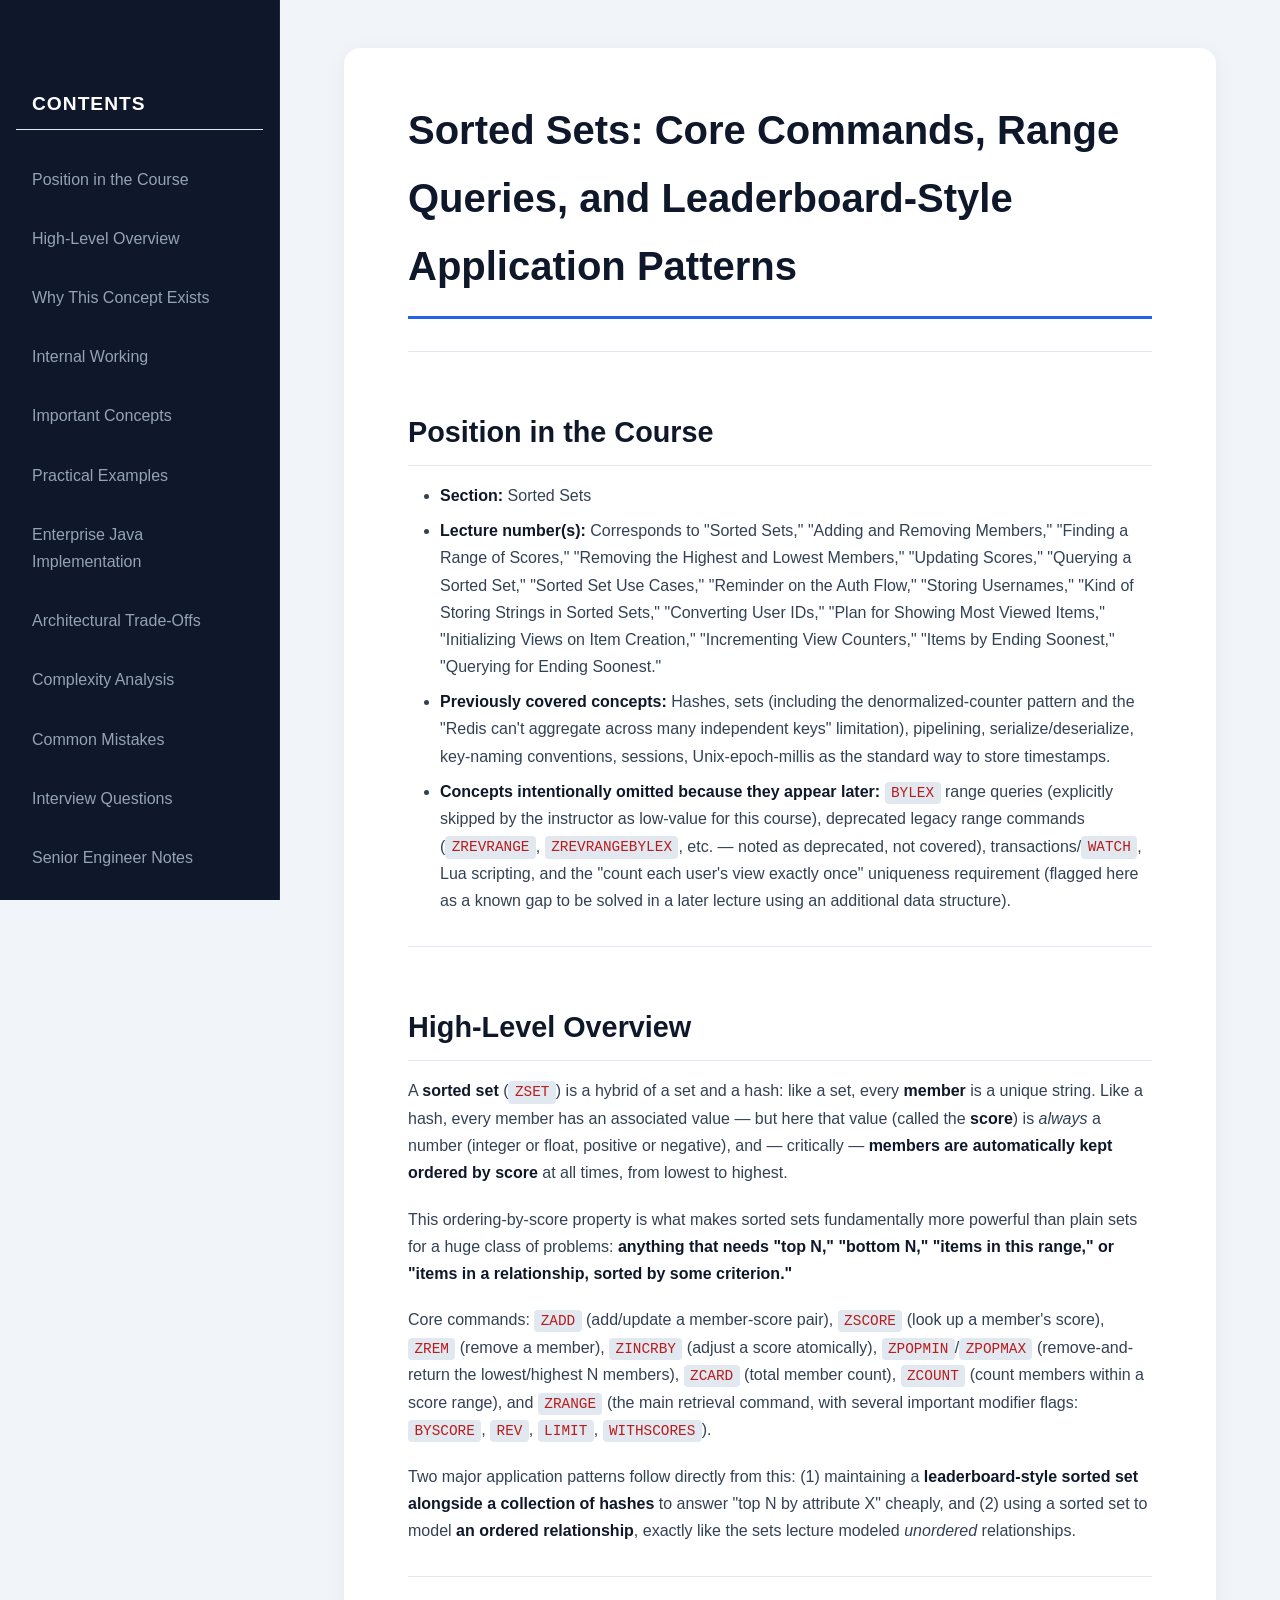
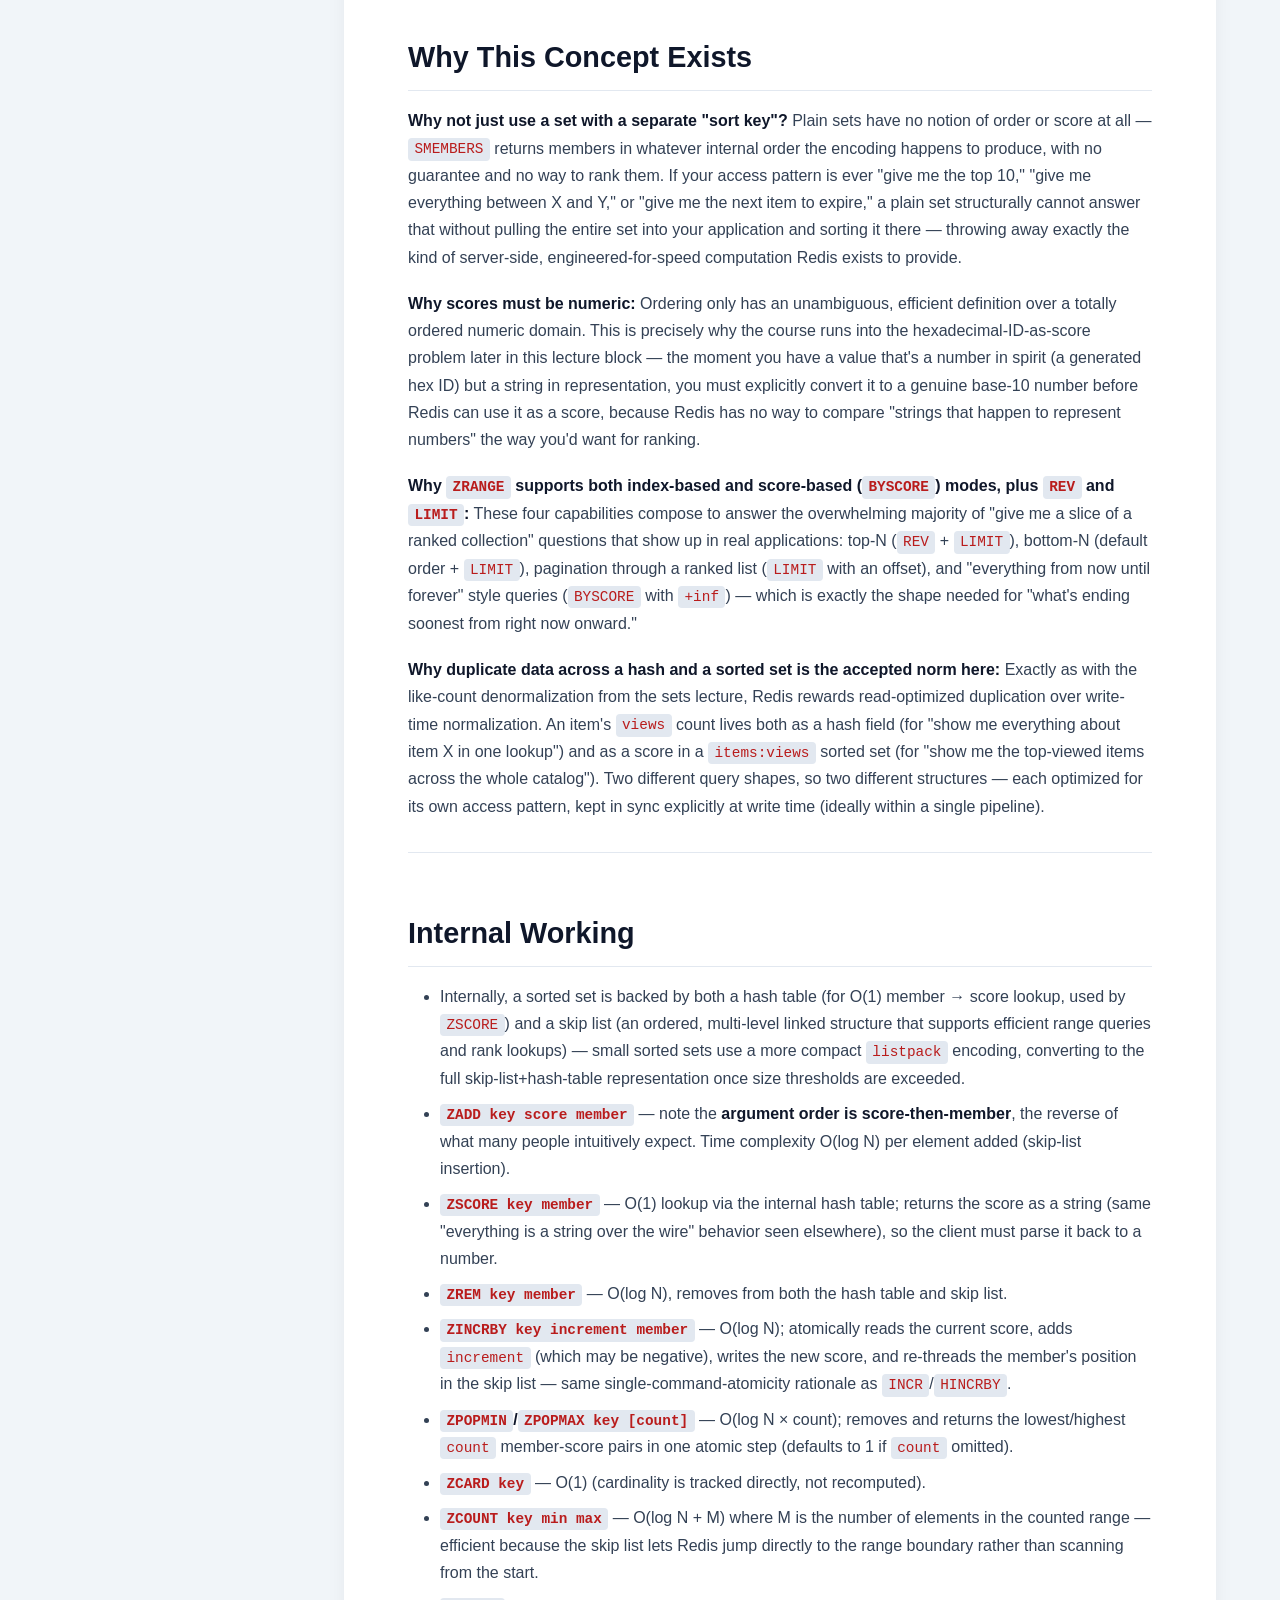
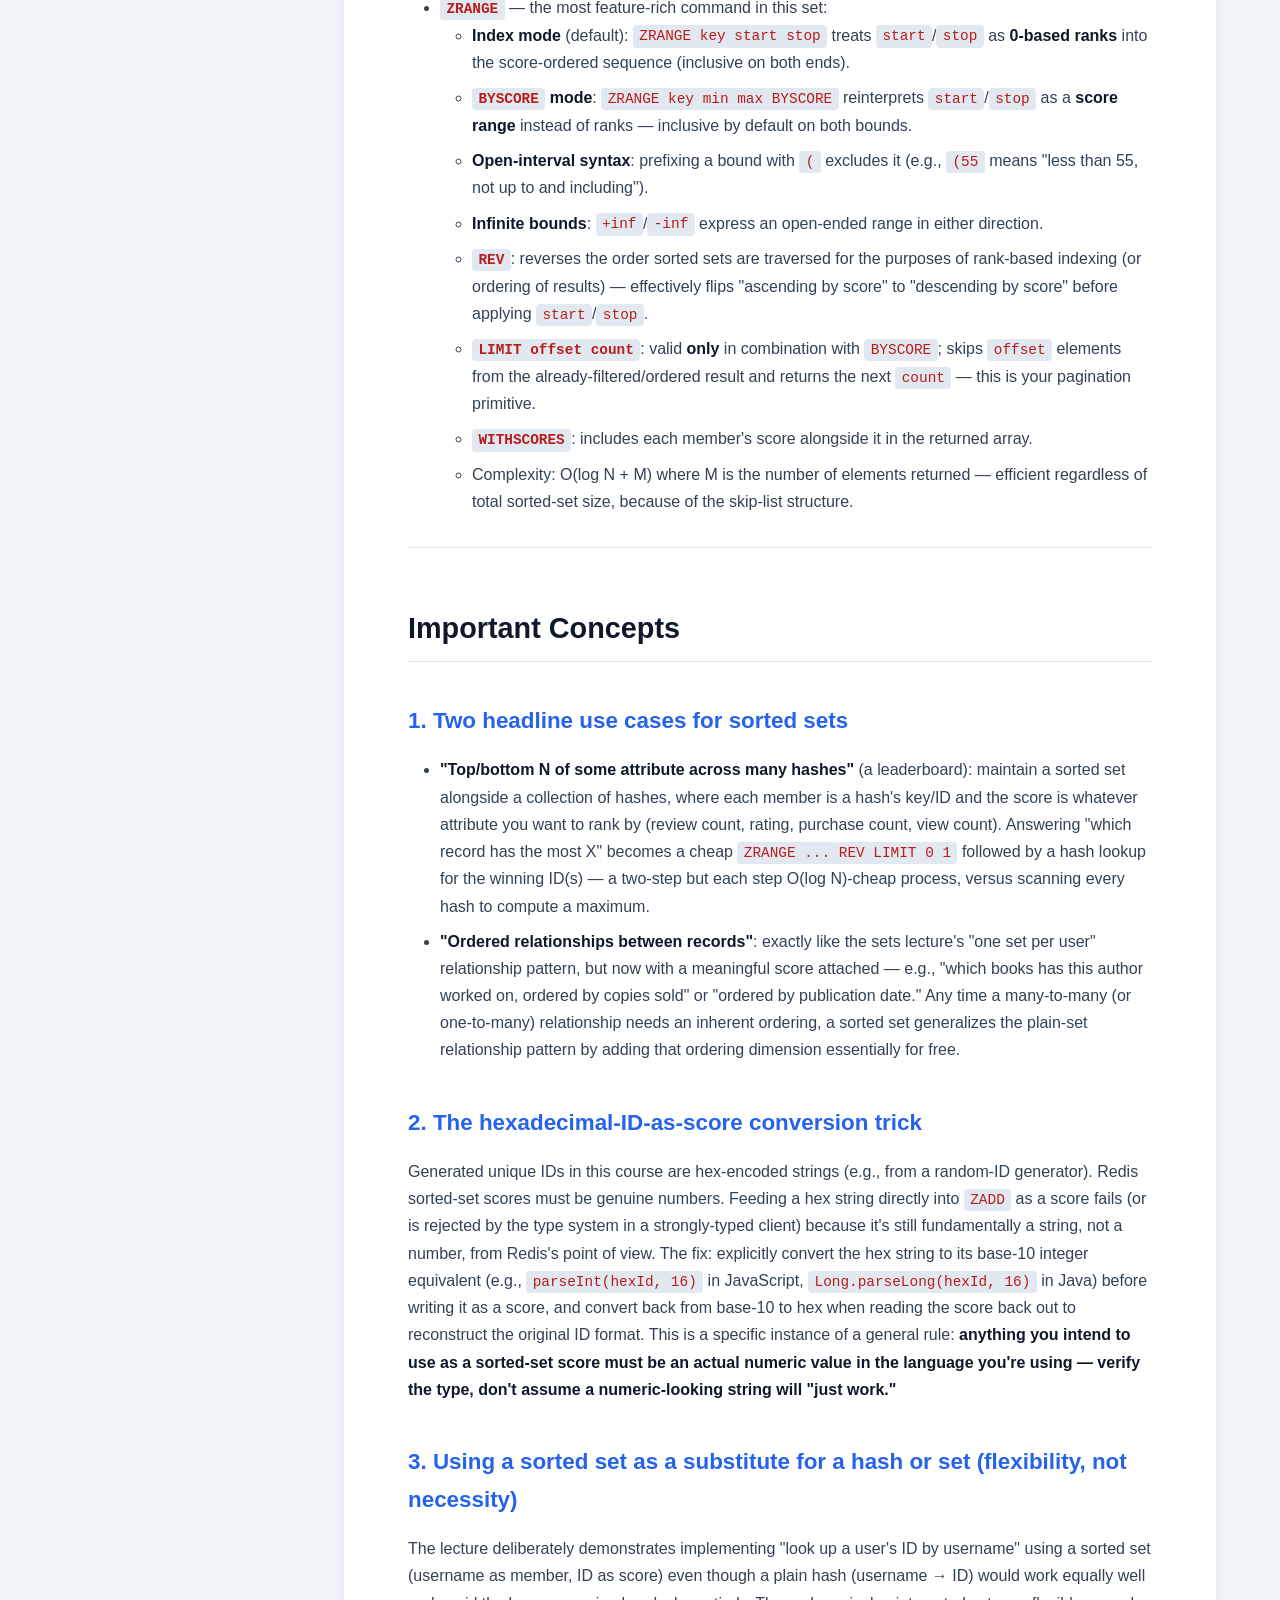
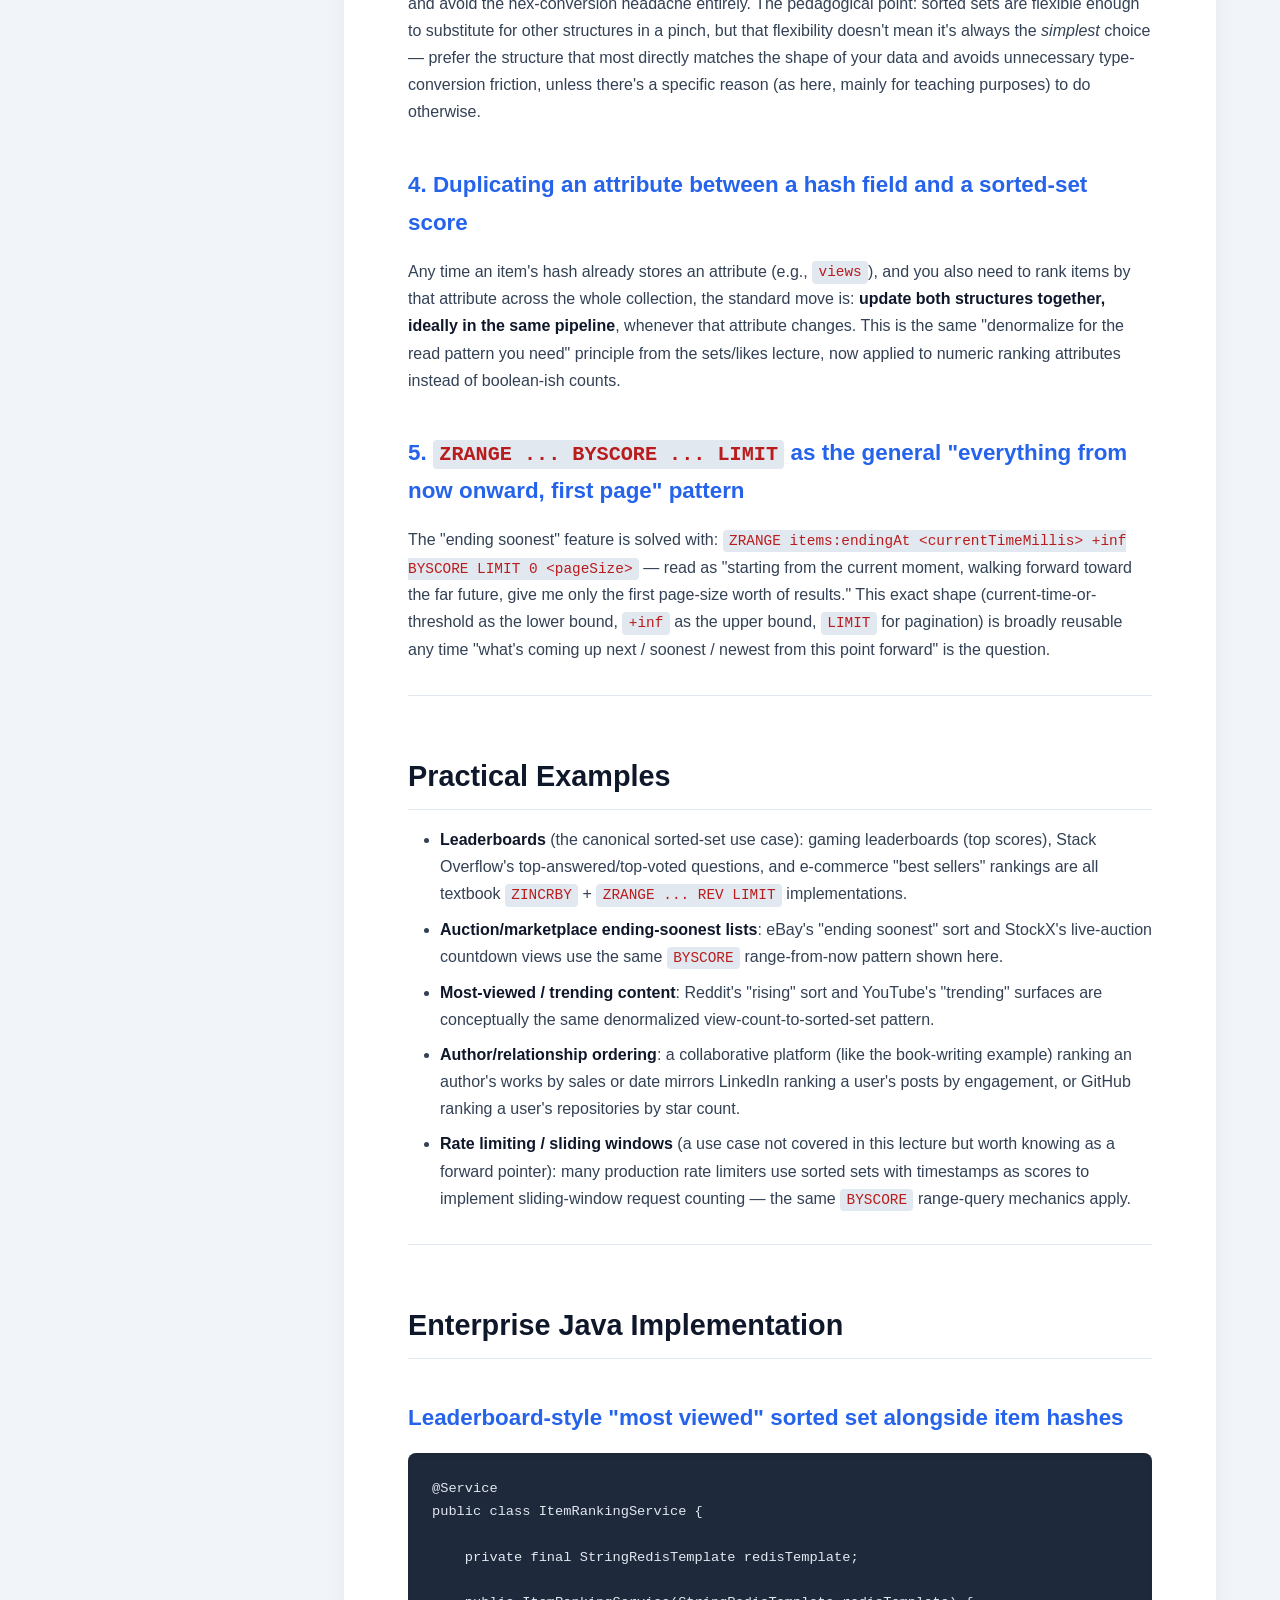
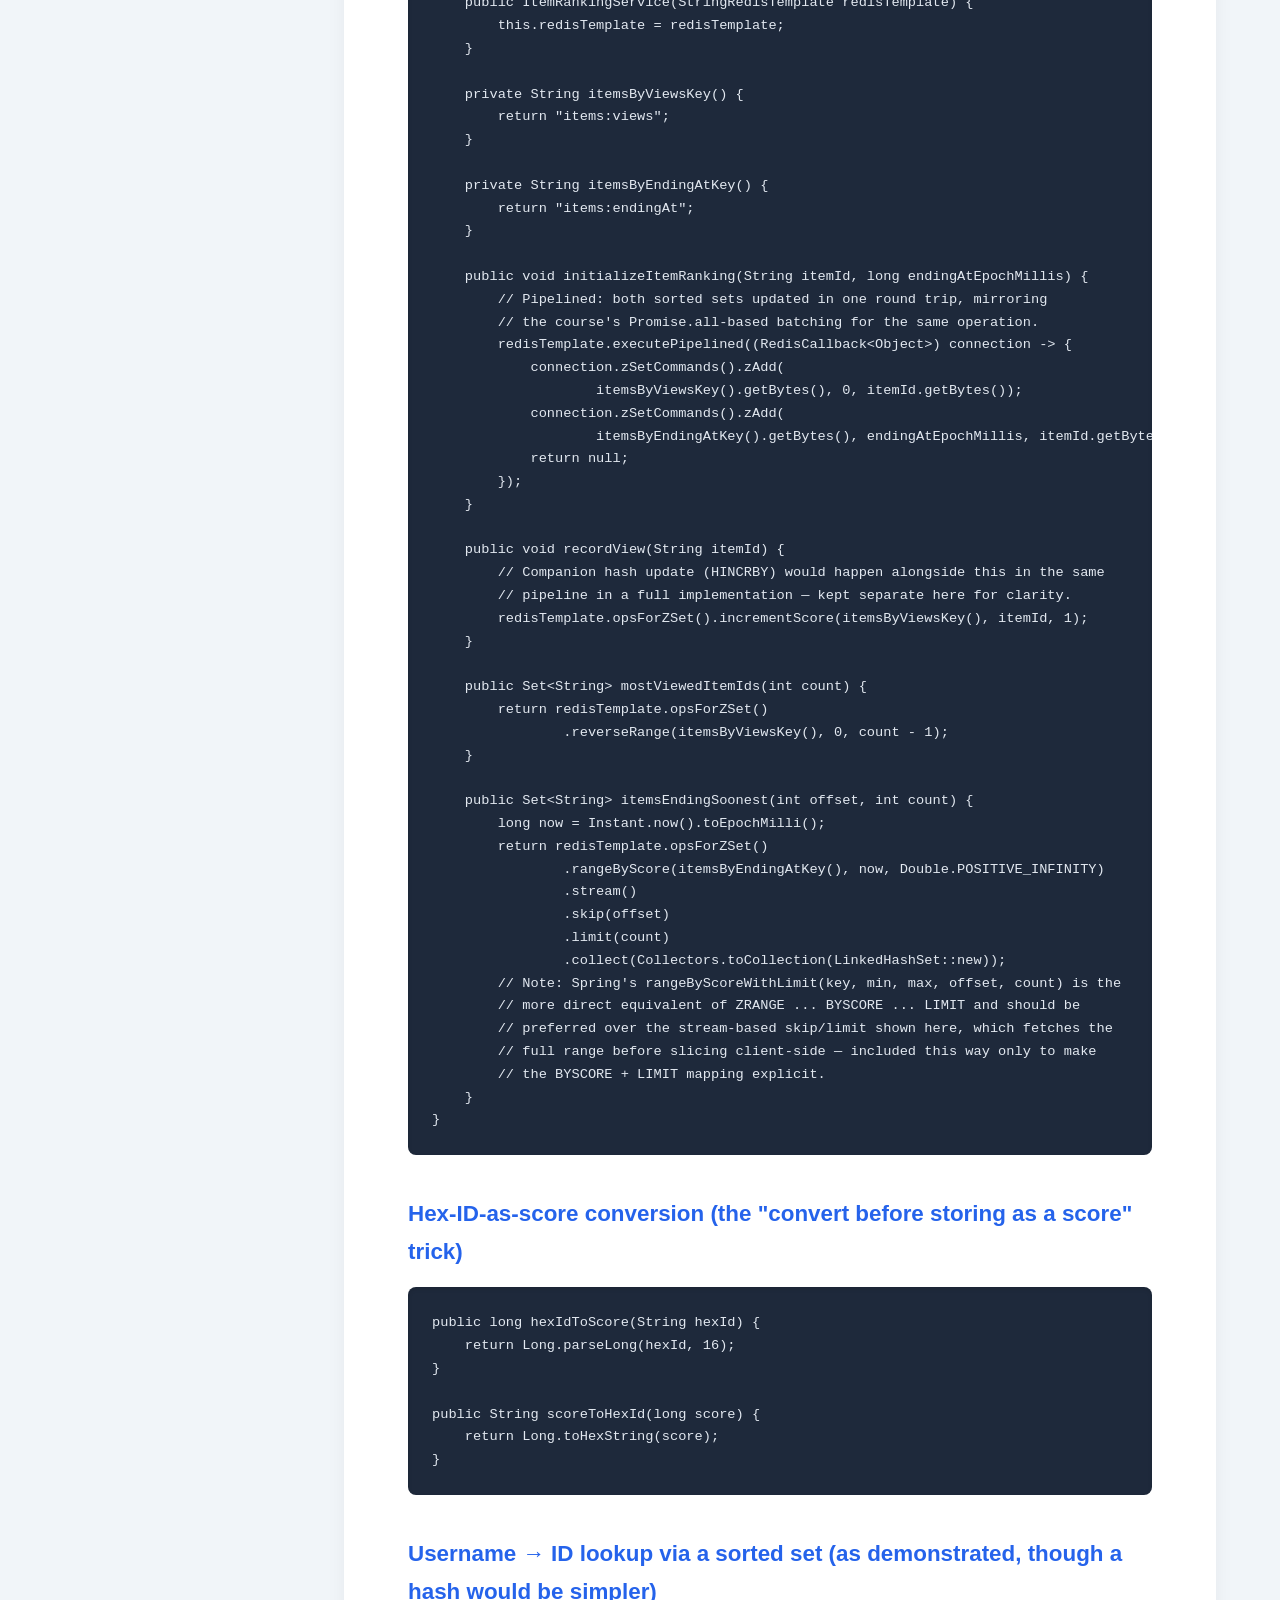
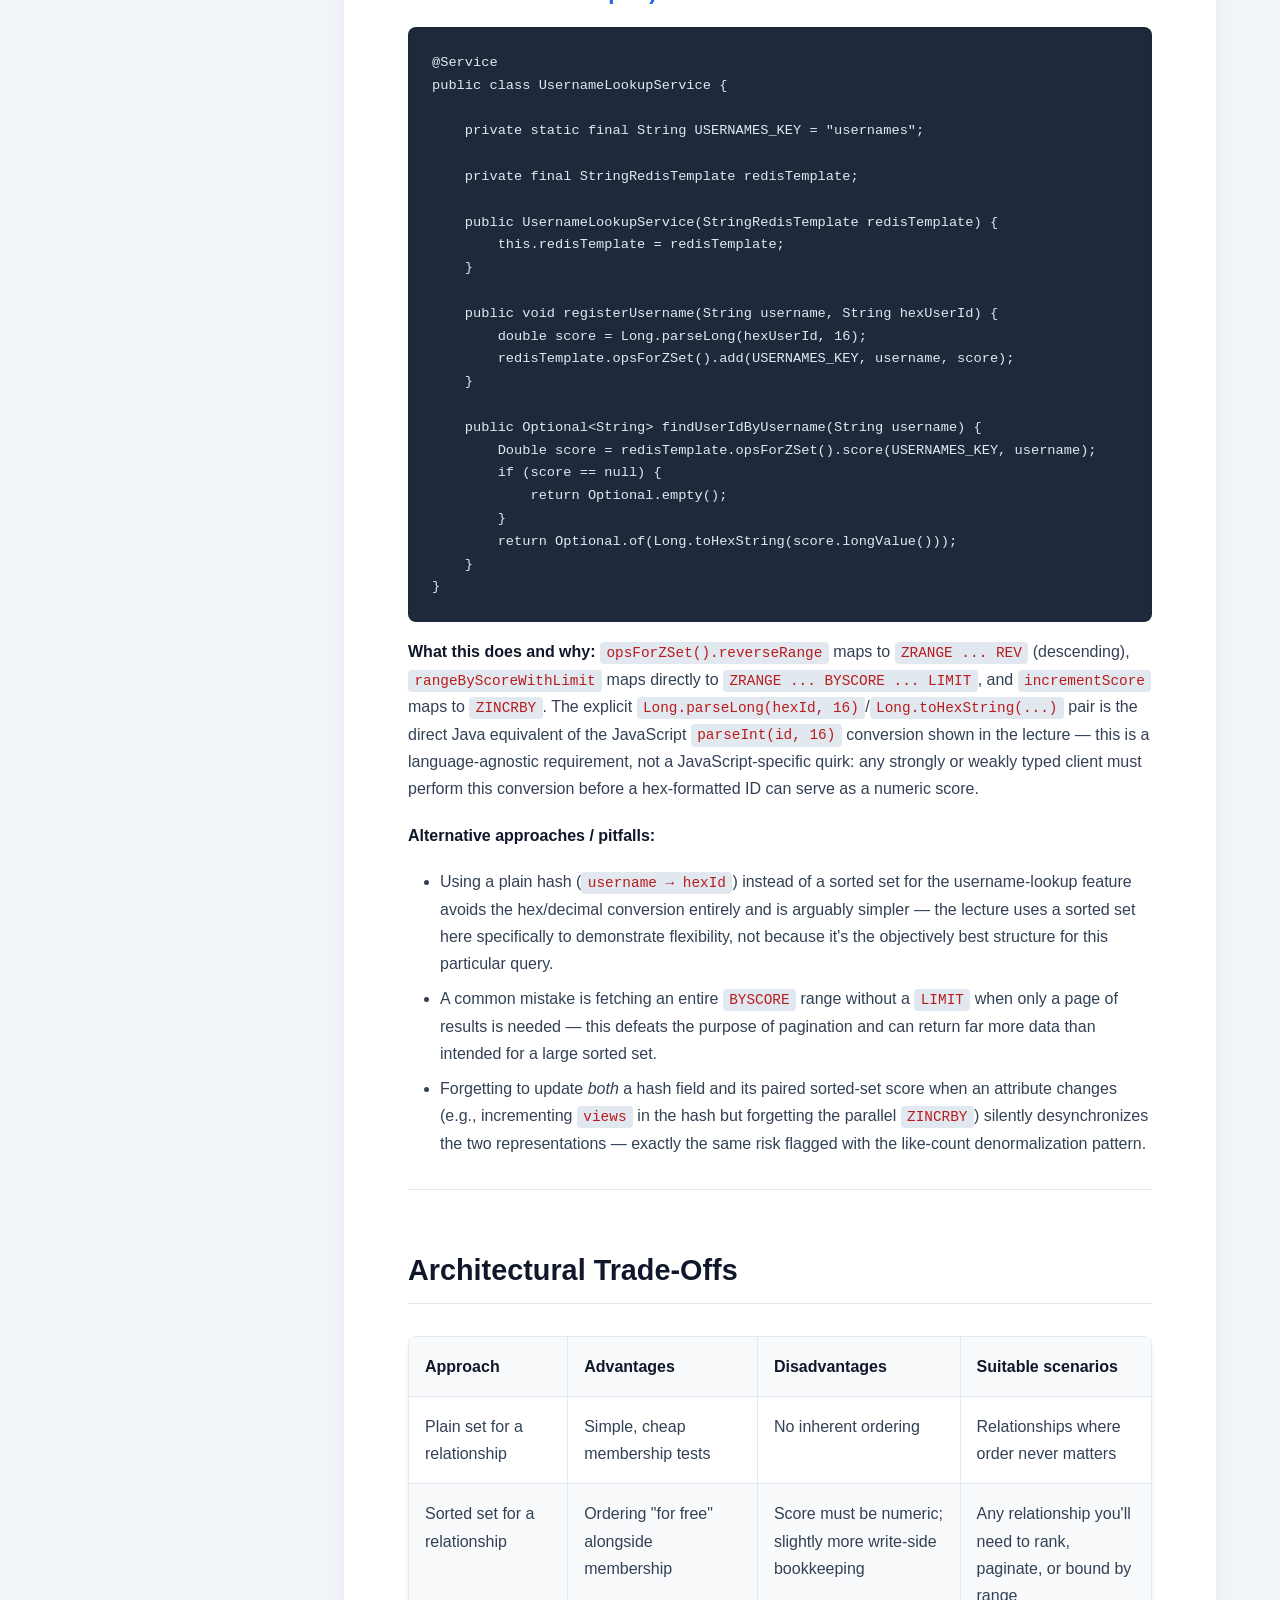
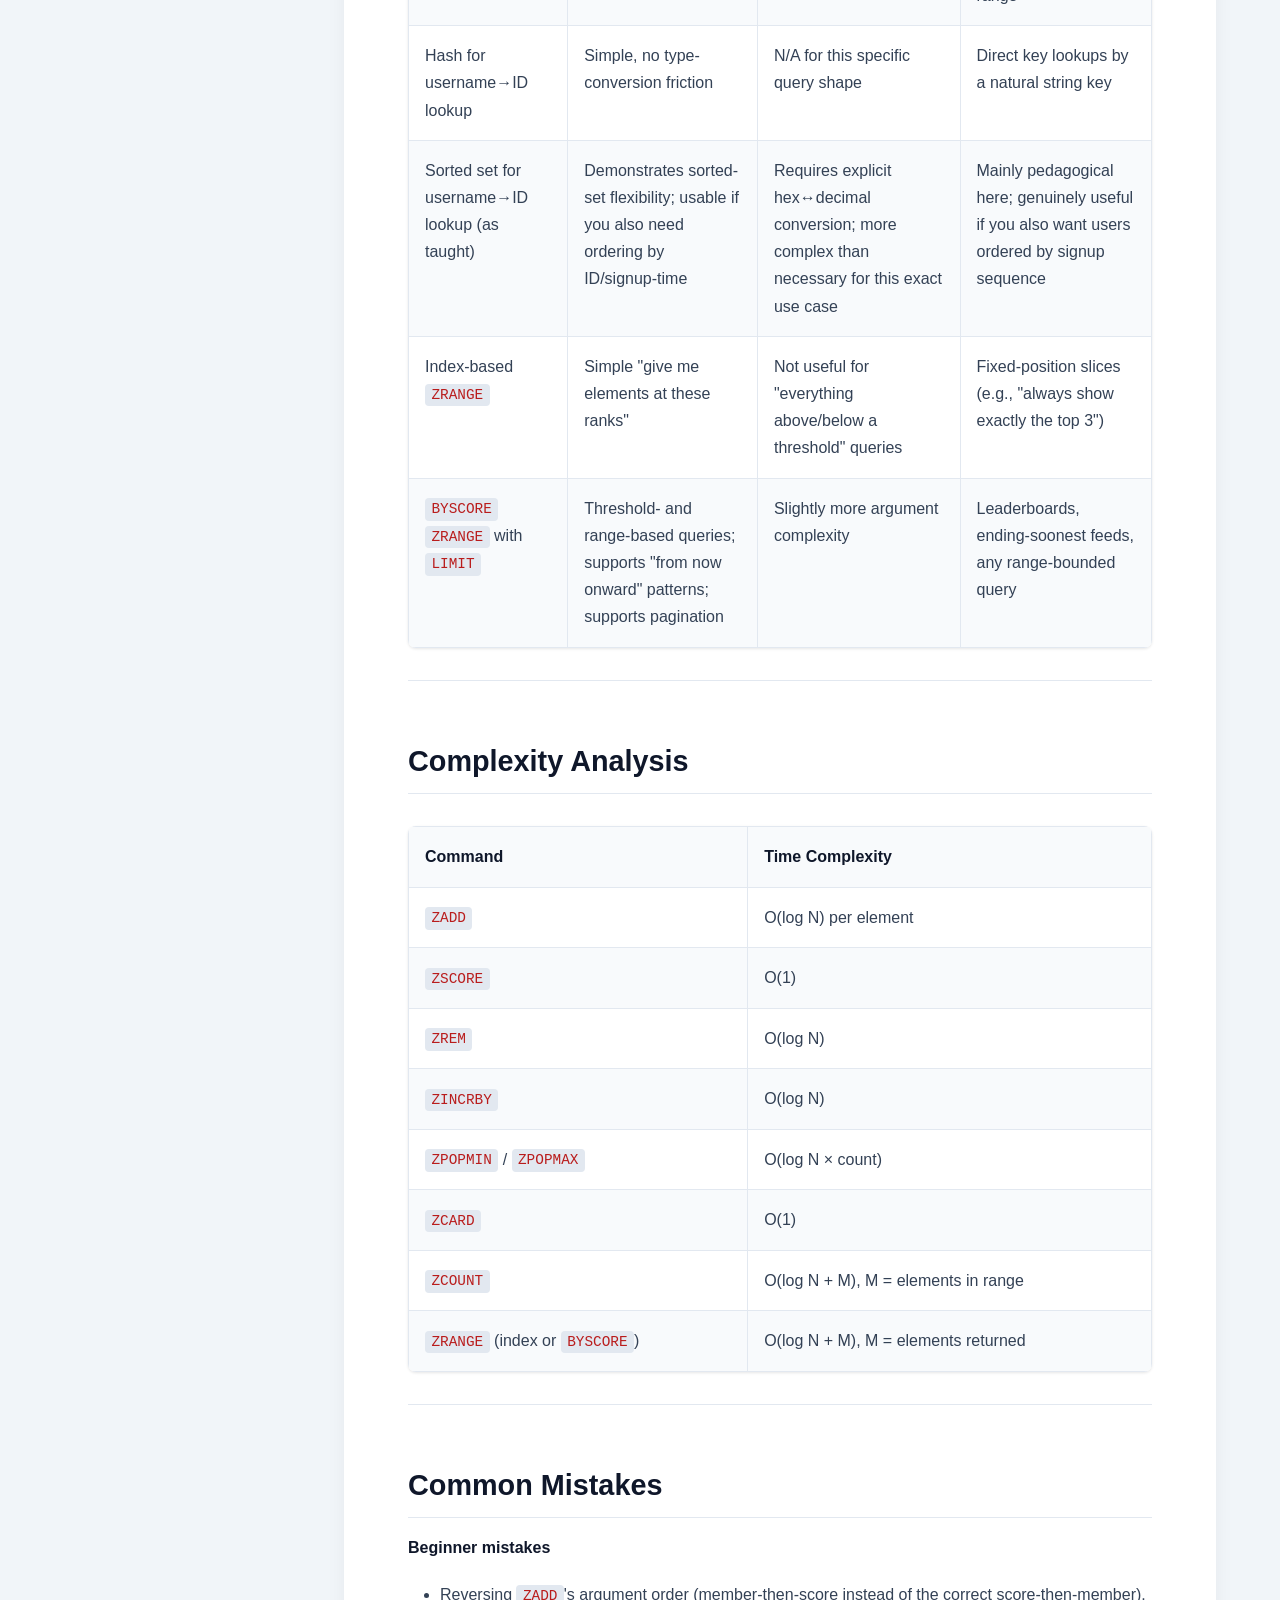
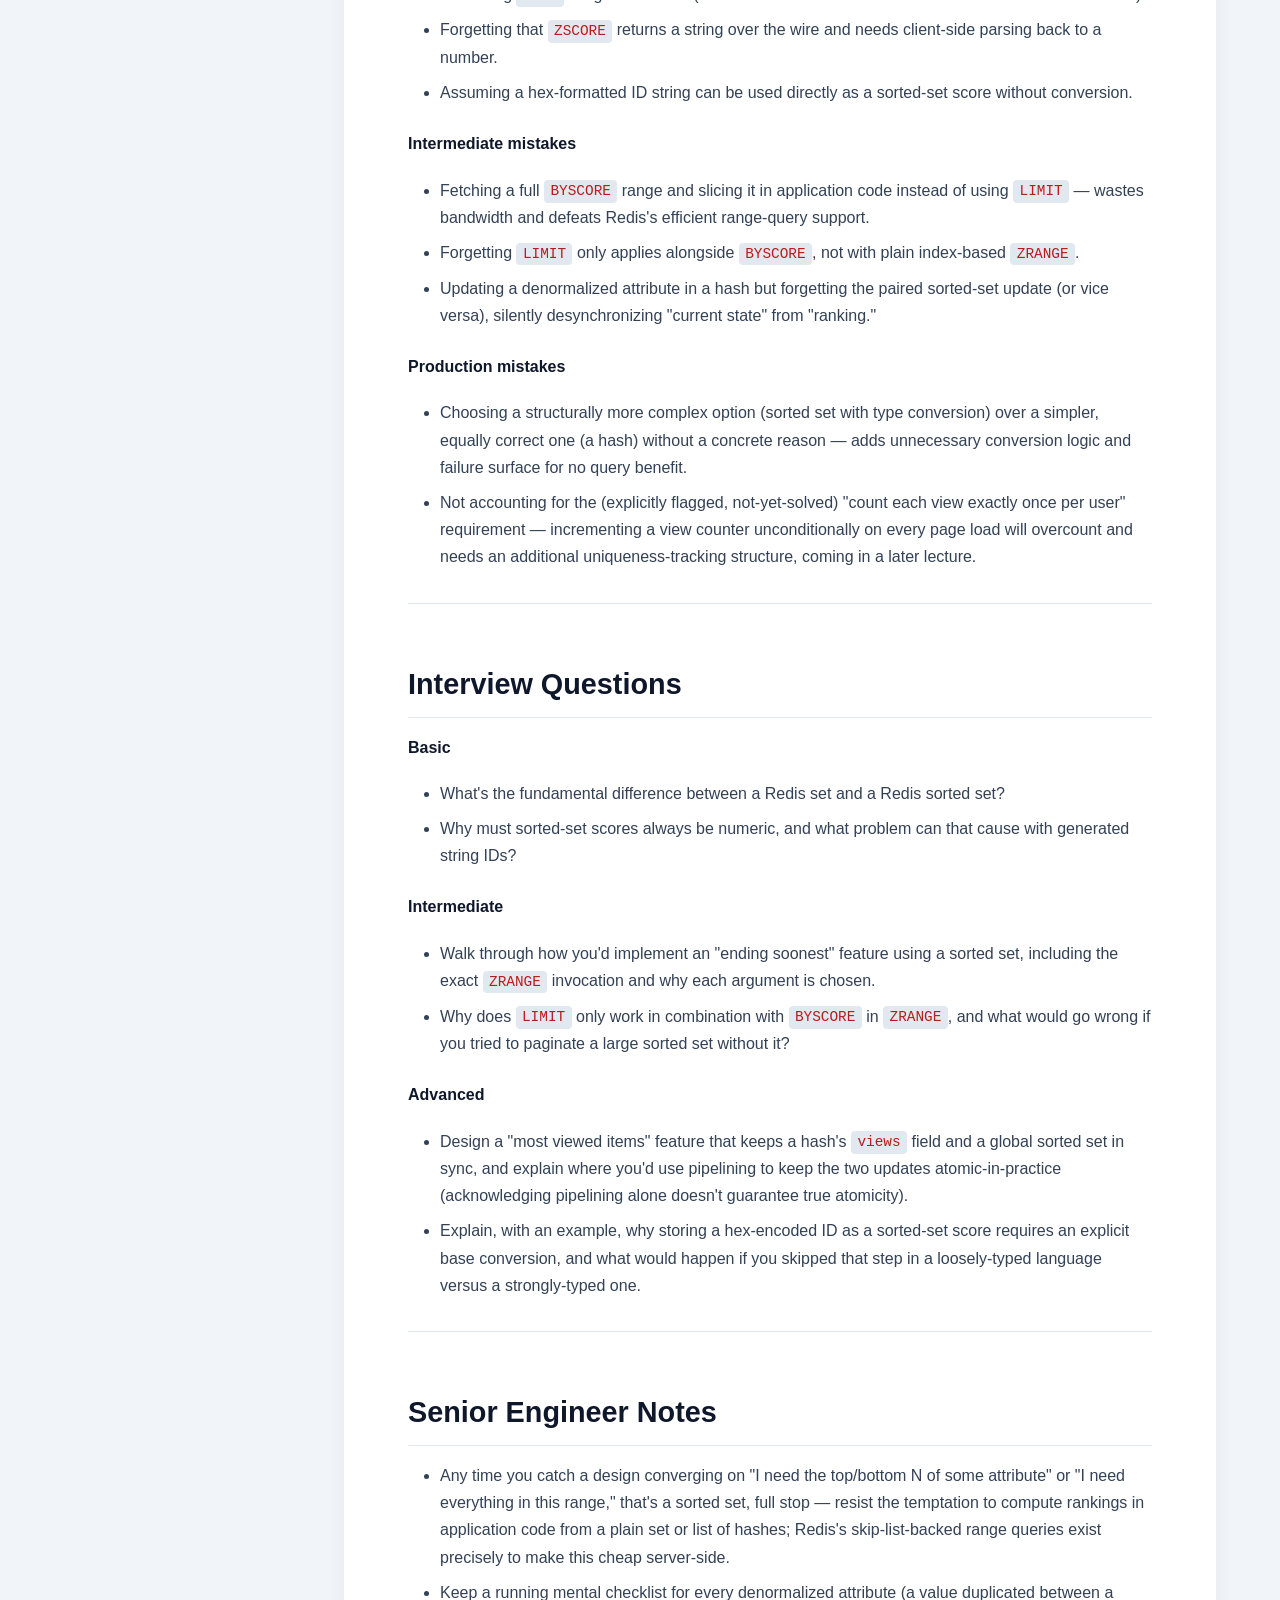
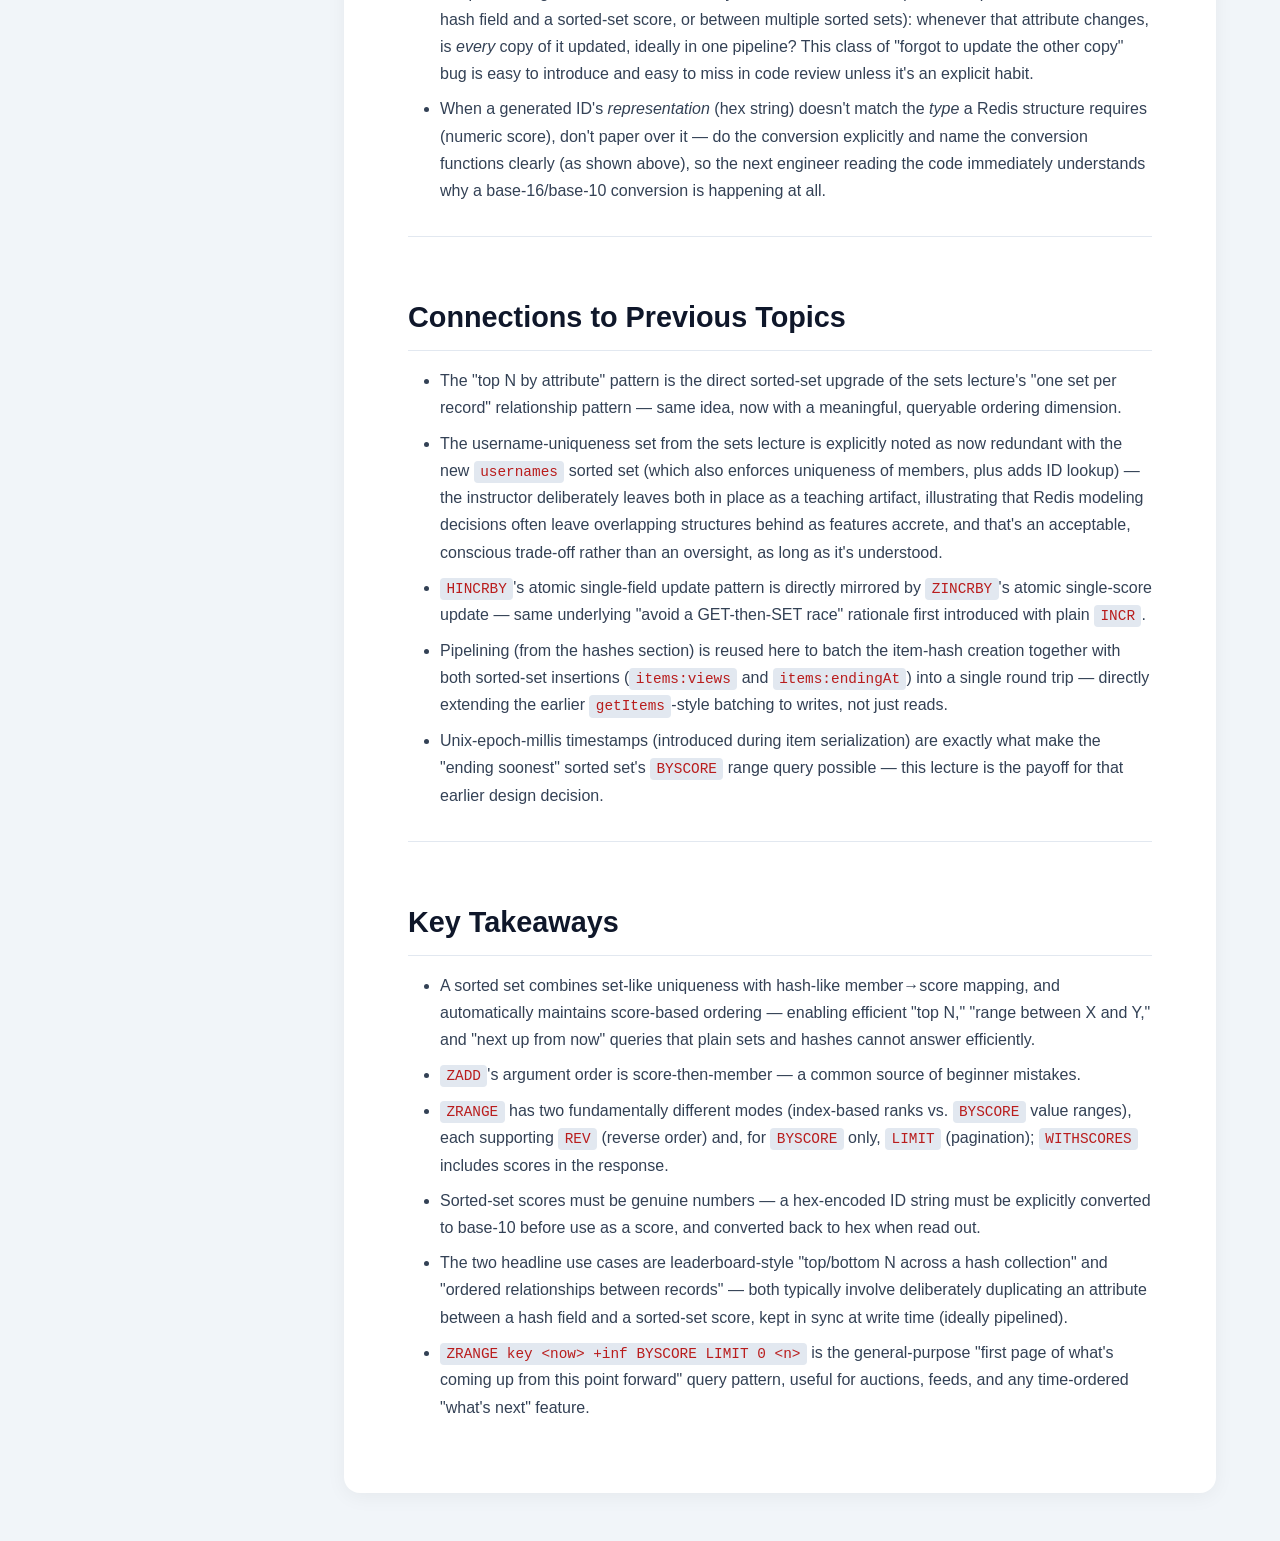
<file: Sorted Sets.html>
<!DOCTYPE html>
<html lang="en">
<head>
    <meta charset="UTF-8">
    <meta name="viewport" content="width=device-width, initial-scale=1.0">
    <title>Redis: Sorted Sets</title>
    <style>
        :root {
            --sidebar-bg: #0f172a;
            --sidebar-hover: #1e293b;
            --sidebar-text: #94a3b8;
            --sidebar-text-hover: #f8fafc;
            --bg-color: #f1f5f9;
            --card-bg: #ffffff;
            --text-main: #334155;
            --heading-color: #0f172a;
            --primary-accent: #2563eb;
            --code-bg: #1e293b;
            --code-text: #e2e8f0;
            --inline-code-bg: #e2e8f0;
            --inline-code-text: #b91c1c;
            --border-color: #e2e8f0;
        }

        html {
            scroll-behavior: smooth;
        }

        body {
            margin: 0;
            padding: 0;
            font-family: 'Inter', -apple-system, BlinkMacSystemFont, "Segoe UI", Roboto, Helvetica, Arial, sans-serif;
            background-color: var(--bg-color);
            color: var(--text-main);
            display: flex;
            line-height: 1.7;
        }

        /* Sidebar Navigation */
        .sidebar {
            width: 280px;
            height: 100vh;
            background-color: var(--sidebar-bg);
            position: fixed;
            top: 0;
            left: 0;
            overflow-y: auto;
            padding: 2rem 1rem;
            box-sizing: border-box;
            border-right: 1px solid #1e293b;
        }

        .sidebar h2 {
            color: #ffffff;
            font-size: 1.2rem;
            margin-bottom: 1.5rem;
            padding-left: 1rem;
            text-transform: uppercase;
            letter-spacing: 1px;
        }

        .sidebar ul {
            list-style: none;
            padding: 0;
            margin: 0;
        }

        .sidebar li {
            margin-bottom: 0.5rem;
        }

        .sidebar a {
            display: block;
            padding: 0.75rem 1rem;
            color: var(--sidebar-text);
            text-decoration: none;
            border-radius: 8px;
            font-weight: 500;
            transition: all 0.2s ease;
        }

        .sidebar a:hover {
            background-color: var(--sidebar-hover);
            color: var(--sidebar-text-hover);
            padding-left: 1.25rem;
        }

        /* Main Content Area */
        .content-wrapper {
            margin-left: 280px;
            padding: 3rem 5%;
            width: calc(100% - 280px);
            box-sizing: border-box;
        }

        .content {
            background: var(--card-bg);
            padding: 3rem 4rem;
            border-radius: 16px;
            box-shadow: 0 4px 20px rgba(0, 0, 0, 0.05);
            max-width: 1000px;
            margin: 0 auto;
        }

        /* Typography */
        h1, h2, h3, h4 {
            color: var(--heading-color);
            margin-top: 2.5rem;
            margin-bottom: 1rem;
            font-weight: 700;
        }

        h1 {
            font-size: 2.5rem;
            margin-top: 0;
            padding-bottom: 1rem;
            border-bottom: 3px solid var(--primary-accent);
        }

        h2 {
            font-size: 1.8rem;
            padding-bottom: 0.5rem;
            border-bottom: 1px solid var(--border-color);
            padding-top: 1rem;
        }

        h3 {
            font-size: 1.4rem;
            color: var(--primary-accent);
        }

        h4 {
            font-size: 1.1rem;
            color: var(--heading-color);
        }

        p {
            margin-bottom: 1.2rem;
        }

        strong {
            color: var(--heading-color);
        }

        /* Code Blocks */
        pre {
            background-color: var(--code-bg);
            color: var(--code-text);
            padding: 1.5rem;
            border-radius: 8px;
            overflow-x: auto;
            font-family: 'Fira Code', 'Courier New', Courier, monospace;
            font-size: 0.95rem;
            line-height: 1.5;
            box-shadow: inset 0 2px 4px rgba(0,0,0,0.1);
        }

        code {
            background-color: var(--inline-code-bg);
            color: var(--inline-code-text);
            padding: 0.2rem 0.4rem;
            border-radius: 4px;
            font-family: 'Fira Code', 'Courier New', Courier, monospace;
            font-size: 0.9em;
        }

        pre code {
            background-color: transparent;
            color: inherit;
            padding: 0;
        }

        /* Tables */
        table {
            width: 100%;
            border-collapse: collapse;
            margin: 2rem 0;
            background-color: #ffffff;
            border-radius: 8px;
            overflow: hidden;
            box-shadow: 0 1px 3px rgba(0,0,0,0.1);
        }

        th, td {
            padding: 1rem;
            text-align: left;
            border: 1px solid var(--border-color);
            vertical-align: top;
        }

        th {
            background-color: #f8fafc;
            color: var(--heading-color);
            font-weight: 600;
        }

        tr:nth-child(even) {
            background-color: #f8fafc;
        }

        /* Lists */
        ul, ol {
            margin-bottom: 1.5rem;
            padding-left: 2rem;
        }

        li {
            margin-bottom: 0.5rem;
        }

        hr {
            border: 0;
            border-top: 1px solid var(--border-color);
            margin: 2rem 0;
        }

        /* Callouts / Highlight Box */
        .highlight-box {
            background-color: #eff6ff;
            border-left: 4px solid var(--primary-accent);
            padding: 1.5rem;
            margin: 1.5rem 0;
            border-radius: 0 8px 8px 0;
        }

        /* Responsive Design */
        @media (max-width: 900px) {
            .sidebar {
                width: 100%;
                height: auto;
                position: relative;
                padding: 1rem;
            }
            .content-wrapper {
                margin-left: 0;
                width: 100%;
                padding: 1rem;
            }
            .content {
                padding: 1.5rem;
            }
            h1 {
                font-size: 2rem;
            }
        }
    </style>
</head>
<body>

    <!-- Vertical Sidebar -->
    <nav class="sidebar">
        <h2>Contents</h2>
        <ul>
            <li><a href="#position">Position in the Course</a></li>
            <li><a href="#overview">High-Level Overview</a></li>
            <li><a href="#why-exists">Why This Concept Exists</a></li>
            <li><a href="#internal-working">Internal Working</a></li>
            <li><a href="#important-concepts">Important Concepts</a></li>
            <li><a href="#practical-examples">Practical Examples</a></li>
            <li><a href="#java-implementation">Enterprise Java Implementation</a></li>
            <li><a href="#trade-offs">Architectural Trade-Offs</a></li>
            <li><a href="#complexity">Complexity Analysis</a></li>
            <li><a href="#mistakes">Common Mistakes</a></li>
            <li><a href="#interview-questions">Interview Questions</a></li>
            <li><a href="#senior-notes">Senior Engineer Notes</a></li>
            <li><a href="#connections">Connections to Previous Topics</a></li>
            <li><a href="#takeaways">Key Takeaways</a></li>
        </ul>
    </nav>

    <!-- Main Content -->
    <main class="content-wrapper">
        <div class="content">

            <div id="intro">
                <h1>Sorted Sets: Core Commands, Range Queries, and Leaderboard-Style Application Patterns</h1>
                <hr>
            </div>

            <h2 id="position">Position in the Course</h2>
            <ul>
                <li><strong>Section:</strong> Sorted Sets</li>
                <li><strong>Lecture number(s):</strong> Corresponds to "Sorted Sets," "Adding and Removing Members," "Finding a Range of Scores," "Removing the Highest and Lowest Members," "Updating Scores," "Querying a Sorted Set," "Sorted Set Use Cases," "Reminder on the Auth Flow," "Storing Usernames," "Kind of Storing Strings in Sorted Sets," "Converting User IDs," "Plan for Showing Most Viewed Items," "Initializing Views on Item Creation," "Incrementing View Counters," "Items by Ending Soonest," "Querying for Ending Soonest."</li>
                <li><strong>Previously covered concepts:</strong> Hashes, sets (including the denormalized-counter pattern and the "Redis can't aggregate across many independent keys" limitation), pipelining, serialize/deserialize, key-naming conventions, sessions, Unix-epoch-millis as the standard way to store timestamps.</li>
                <li><strong>Concepts intentionally omitted because they appear later:</strong> <code>BYLEX</code> range queries (explicitly skipped by the instructor as low-value for this course), deprecated legacy range commands (<code>ZREVRANGE</code>, <code>ZREVRANGEBYLEX</code>, etc. — noted as deprecated, not covered), transactions/<code>WATCH</code>, Lua scripting, and the "count each user's view exactly once" uniqueness requirement (flagged here as a known gap to be solved in a later lecture using an additional data structure).</li>
            </ul>

            <hr>

            <h2 id="overview">High-Level Overview</h2>
            <p>A <strong>sorted set</strong> (<code>ZSET</code>) is a hybrid of a set and a hash: like a set, every <strong>member</strong> is a unique string. Like a hash, every member has an associated value — but here that value (called the <strong>score</strong>) is <em>always</em> a number (integer or float, positive or negative), and — critically — <strong>members are automatically kept ordered by score</strong> at all times, from lowest to highest.</p>

            <p>This ordering-by-score property is what makes sorted sets fundamentally more powerful than plain sets for a huge class of problems: <strong>anything that needs "top N," "bottom N," "items in this range," or "items in a relationship, sorted by some criterion."</strong></p>

            <p>Core commands: <code>ZADD</code> (add/update a member-score pair), <code>ZSCORE</code> (look up a member's score), <code>ZREM</code> (remove a member), <code>ZINCRBY</code> (adjust a score atomically), <code>ZPOPMIN</code>/<code>ZPOPMAX</code> (remove-and-return the lowest/highest N members), <code>ZCARD</code> (total member count), <code>ZCOUNT</code> (count members within a score range), and <code>ZRANGE</code> (the main retrieval command, with several important modifier flags: <code>BYSCORE</code>, <code>REV</code>, <code>LIMIT</code>, <code>WITHSCORES</code>).</p>

            <p>Two major application patterns follow directly from this: (1) maintaining a <strong>leaderboard-style sorted set alongside a collection of hashes</strong> to answer "top N by attribute X" cheaply, and (2) using a sorted set to model <strong>an ordered relationship</strong>, exactly like the sets lecture modeled <em>unordered</em> relationships.</p>

            <hr>

            <h2 id="why-exists">Why This Concept Exists</h2>
            
            <p><strong>Why not just use a set with a separate "sort key"?</strong> Plain sets have no notion of order or score at all — <code>SMEMBERS</code> returns members in whatever internal order the encoding happens to produce, with no guarantee and no way to rank them. If your access pattern is ever "give me the top 10," "give me everything between X and Y," or "give me the next item to expire," a plain set structurally cannot answer that without pulling the entire set into your application and sorting it there — throwing away exactly the kind of server-side, engineered-for-speed computation Redis exists to provide.</p>

            <p><strong>Why scores must be numeric:</strong> Ordering only has an unambiguous, efficient definition over a totally ordered numeric domain. This is precisely why the course runs into the hexadecimal-ID-as-score problem later in this lecture block — the moment you have a value that's a number in spirit (a generated hex ID) but a string in representation, you must explicitly convert it to a genuine base-10 number before Redis can use it as a score, because Redis has no way to compare "strings that happen to represent numbers" the way you'd want for ranking.</p>

            <p><strong>Why <code>ZRANGE</code> supports both index-based and score-based (<code>BYSCORE</code>) modes, plus <code>REV</code> and <code>LIMIT</code>:</strong> These four capabilities compose to answer the overwhelming majority of "give me a slice of a ranked collection" questions that show up in real applications: top-N (<code>REV</code> + <code>LIMIT</code>), bottom-N (default order + <code>LIMIT</code>), pagination through a ranked list (<code>LIMIT</code> with an offset), and "everything from now until forever" style queries (<code>BYSCORE</code> with <code>+inf</code>) — which is exactly the shape needed for "what's ending soonest from right now onward."</p>

            <p><strong>Why duplicate data across a hash and a sorted set is the accepted norm here:</strong> Exactly as with the like-count denormalization from the sets lecture, Redis rewards read-optimized duplication over write-time normalization. An item's <code>views</code> count lives both as a hash field (for "show me everything about item X in one lookup") and as a score in a <code>items:views</code> sorted set (for "show me the top-viewed items across the whole catalog"). Two different query shapes, so two different structures — each optimized for its own access pattern, kept in sync explicitly at write time (ideally within a single pipeline).</p>

            <hr>

            <h2 id="internal-working">Internal Working</h2>
            
            <ul>
                <li>Internally, a sorted set is backed by both a hash table (for O(1) member → score lookup, used by <code>ZSCORE</code>) and a skip list (an ordered, multi-level linked structure that supports efficient range queries and rank lookups) — small sorted sets use a more compact <code>listpack</code> encoding, converting to the full skip-list+hash-table representation once size thresholds are exceeded.</li>
                <li><strong><code>ZADD key score member</code></strong> — note the <strong>argument order is score-then-member</strong>, the reverse of what many people intuitively expect. Time complexity O(log N) per element added (skip-list insertion).</li>
                <li><strong><code>ZSCORE key member</code></strong> — O(1) lookup via the internal hash table; returns the score as a string (same "everything is a string over the wire" behavior seen elsewhere), so the client must parse it back to a number.</li>
                <li><strong><code>ZREM key member</code></strong> — O(log N), removes from both the hash table and skip list.</li>
                <li><strong><code>ZINCRBY key increment member</code></strong> — O(log N); atomically reads the current score, adds <code>increment</code> (which may be negative), writes the new score, and re-threads the member's position in the skip list — same single-command-atomicity rationale as <code>INCR</code>/<code>HINCRBY</code>.</li>
                <li><strong><code>ZPOPMIN</code>/<code>ZPOPMAX key [count]</code></strong> — O(log N × count); removes and returns the lowest/highest <code>count</code> member-score pairs in one atomic step (defaults to 1 if <code>count</code> omitted).</li>
                <li><strong><code>ZCARD key</code></strong> — O(1) (cardinality is tracked directly, not recomputed).</li>
                <li><strong><code>ZCOUNT key min max</code></strong> — O(log N + M) where M is the number of elements in the counted range — efficient because the skip list lets Redis jump directly to the range boundary rather than scanning from the start.</li>
                <li><strong><code>ZRANGE</code></strong> — the most feature-rich command in this set:
                    <ul>
                        <li><strong>Index mode</strong> (default): <code>ZRANGE key start stop</code> treats <code>start</code>/<code>stop</code> as <strong>0-based ranks</strong> into the score-ordered sequence (inclusive on both ends).</li>
                        <li><strong><code>BYSCORE</code> mode</strong>: <code>ZRANGE key min max BYSCORE</code> reinterprets <code>start</code>/<code>stop</code> as a <strong>score range</strong> instead of ranks — inclusive by default on both bounds.</li>
                        <li><strong>Open-interval syntax</strong>: prefixing a bound with <code>(</code> excludes it (e.g., <code>(55</code> means "less than 55, not up to and including").</li>
                        <li><strong>Infinite bounds</strong>: <code>+inf</code>/<code>-inf</code> express an open-ended range in either direction.</li>
                        <li><strong><code>REV</code></strong>: reverses the order sorted sets are traversed for the purposes of rank-based indexing (or ordering of results) — effectively flips "ascending by score" to "descending by score" before applying <code>start</code>/<code>stop</code>.</li>
                        <li><strong><code>LIMIT offset count</code></strong>: valid <strong>only</strong> in combination with <code>BYSCORE</code>; skips <code>offset</code> elements from the already-filtered/ordered result and returns the next <code>count</code> — this is your pagination primitive.</li>
                        <li><strong><code>WITHSCORES</code></strong>: includes each member's score alongside it in the returned array.</li>
                        <li>Complexity: O(log N + M) where M is the number of elements returned — efficient regardless of total sorted-set size, because of the skip-list structure.</li>
                    </ul>
                </li>
            </ul>

            <hr>

            <h2 id="important-concepts">Important Concepts</h2>
            
            <h3>1. Two headline use cases for sorted sets</h3>
            <ul>
                <li><strong>"Top/bottom N of some attribute across many hashes"</strong> (a leaderboard): maintain a sorted set alongside a collection of hashes, where each member is a hash's key/ID and the score is whatever attribute you want to rank by (review count, rating, purchase count, view count). Answering "which record has the most X" becomes a cheap <code>ZRANGE ... REV LIMIT 0 1</code> followed by a hash lookup for the winning ID(s) — a two-step but each step O(log N)-cheap process, versus scanning every hash to compute a maximum.</li>
                <li><strong>"Ordered relationships between records"</strong>: exactly like the sets lecture's "one set per user" relationship pattern, but now with a meaningful score attached — e.g., "which books has this author worked on, ordered by copies sold" or "ordered by publication date." Any time a many-to-many (or one-to-many) relationship needs an inherent ordering, a sorted set generalizes the plain-set relationship pattern by adding that ordering dimension essentially for free.</li>
            </ul>

            <h3>2. The hexadecimal-ID-as-score conversion trick</h3>
            <p>Generated unique IDs in this course are hex-encoded strings (e.g., from a random-ID generator). Redis sorted-set scores must be genuine numbers. Feeding a hex string directly into <code>ZADD</code> as a score fails (or is rejected by the type system in a strongly-typed client) because it's still fundamentally a string, not a number, from Redis's point of view. The fix: explicitly convert the hex string to its base-10 integer equivalent (e.g., <code>parseInt(hexId, 16)</code> in JavaScript, <code>Long.parseLong(hexId, 16)</code> in Java) before writing it as a score, and convert back from base-10 to hex when reading the score back out to reconstruct the original ID format. This is a specific instance of a general rule: <strong>anything you intend to use as a sorted-set score must be an actual numeric value in the language you're using — verify the type, don't assume a numeric-looking string will "just work."</strong></p>

            <h3>3. Using a sorted set as a substitute for a hash or set (flexibility, not necessity)</h3>
            <p>The lecture deliberately demonstrates implementing "look up a user's ID by username" using a sorted set (username as member, ID as score) even though a plain hash (username → ID) would work equally well and avoid the hex-conversion headache entirely. The pedagogical point: sorted sets are flexible enough to substitute for other structures in a pinch, but that flexibility doesn't mean it's always the <em>simplest</em> choice — prefer the structure that most directly matches the shape of your data and avoids unnecessary type-conversion friction, unless there's a specific reason (as here, mainly for teaching purposes) to do otherwise.</p>

            <h3>4. Duplicating an attribute between a hash field and a sorted-set score</h3>
            <p>Any time an item's hash already stores an attribute (e.g., <code>views</code>), and you also need to rank items by that attribute across the whole collection, the standard move is: <strong>update both structures together, ideally in the same pipeline</strong>, whenever that attribute changes. This is the same "denormalize for the read pattern you need" principle from the sets/likes lecture, now applied to numeric ranking attributes instead of boolean-ish counts.</p>

            <h3>5. <code>ZRANGE ... BYSCORE ... LIMIT</code> as the general "everything from now onward, first page" pattern</h3>
            <p>The "ending soonest" feature is solved with: <code>ZRANGE items:endingAt &lt;currentTimeMillis&gt; +inf BYSCORE LIMIT 0 &lt;pageSize&gt;</code> — read as "starting from the current moment, walking forward toward the far future, give me only the first page-size worth of results." This exact shape (current-time-or-threshold as the lower bound, <code>+inf</code> as the upper bound, <code>LIMIT</code> for pagination) is broadly reusable any time "what's coming up next / soonest / newest from this point forward" is the question.</p>

            <hr>

            <h2 id="practical-examples">Practical Examples</h2>
            <ul>
                <li><strong>Leaderboards</strong> (the canonical sorted-set use case): gaming leaderboards (top scores), Stack Overflow's top-answered/top-voted questions, and e-commerce "best sellers" rankings are all textbook <code>ZINCRBY</code> + <code>ZRANGE ... REV LIMIT</code> implementations.</li>
                <li><strong>Auction/marketplace ending-soonest lists</strong>: eBay's "ending soonest" sort and StockX's live-auction countdown views use the same <code>BYSCORE</code> range-from-now pattern shown here.</li>
                <li><strong>Most-viewed / trending content</strong>: Reddit's "rising" sort and YouTube's "trending" surfaces are conceptually the same denormalized view-count-to-sorted-set pattern.</li>
                <li><strong>Author/relationship ordering</strong>: a collaborative platform (like the book-writing example) ranking an author's works by sales or date mirrors LinkedIn ranking a user's posts by engagement, or GitHub ranking a user's repositories by star count.</li>
                <li><strong>Rate limiting / sliding windows</strong> (a use case not covered in this lecture but worth knowing as a forward pointer): many production rate limiters use sorted sets with timestamps as scores to implement sliding-window request counting — the same <code>BYSCORE</code> range-query mechanics apply.</li>
            </ul>

            <hr>

            <h2 id="java-implementation">Enterprise Java Implementation</h2>

            <h3>Leaderboard-style "most viewed" sorted set alongside item hashes</h3>
<pre><code>@Service
public class ItemRankingService {

    private final StringRedisTemplate redisTemplate;

    public ItemRankingService(StringRedisTemplate redisTemplate) {
        this.redisTemplate = redisTemplate;
    }

    private String itemsByViewsKey() {
        return "items:views";
    }

    private String itemsByEndingAtKey() {
        return "items:endingAt";
    }

    public void initializeItemRanking(String itemId, long endingAtEpochMillis) {
        // Pipelined: both sorted sets updated in one round trip, mirroring
        // the course's Promise.all-based batching for the same operation.
        redisTemplate.executePipelined((RedisCallback&lt;Object&gt;) connection -&gt; {
            connection.zSetCommands().zAdd(
                    itemsByViewsKey().getBytes(), 0, itemId.getBytes());
            connection.zSetCommands().zAdd(
                    itemsByEndingAtKey().getBytes(), endingAtEpochMillis, itemId.getBytes());
            return null;
        });
    }

    public void recordView(String itemId) {
        // Companion hash update (HINCRBY) would happen alongside this in the same
        // pipeline in a full implementation — kept separate here for clarity.
        redisTemplate.opsForZSet().incrementScore(itemsByViewsKey(), itemId, 1);
    }

    public Set&lt;String&gt; mostViewedItemIds(int count) {
        return redisTemplate.opsForZSet()
                .reverseRange(itemsByViewsKey(), 0, count - 1);
    }

    public Set&lt;String&gt; itemsEndingSoonest(int offset, int count) {
        long now = Instant.now().toEpochMilli();
        return redisTemplate.opsForZSet()
                .rangeByScore(itemsByEndingAtKey(), now, Double.POSITIVE_INFINITY)
                .stream()
                .skip(offset)
                .limit(count)
                .collect(Collectors.toCollection(LinkedHashSet::new));
        // Note: Spring's rangeByScoreWithLimit(key, min, max, offset, count) is the
        // more direct equivalent of ZRANGE ... BYSCORE ... LIMIT and should be
        // preferred over the stream-based skip/limit shown here, which fetches the
        // full range before slicing client-side — included this way only to make
        // the BYSCORE + LIMIT mapping explicit.
    }
}</code></pre>

            <h3>Hex-ID-as-score conversion (the "convert before storing as a score" trick)</h3>
<pre><code>public long hexIdToScore(String hexId) {
    return Long.parseLong(hexId, 16);
}

public String scoreToHexId(long score) {
    return Long.toHexString(score);
}</code></pre>

            <h3>Username → ID lookup via a sorted set (as demonstrated, though a hash would be simpler)</h3>
<pre><code>@Service
public class UsernameLookupService {

    private static final String USERNAMES_KEY = "usernames";

    private final StringRedisTemplate redisTemplate;

    public UsernameLookupService(StringRedisTemplate redisTemplate) {
        this.redisTemplate = redisTemplate;
    }

    public void registerUsername(String username, String hexUserId) {
        double score = Long.parseLong(hexUserId, 16);
        redisTemplate.opsForZSet().add(USERNAMES_KEY, username, score);
    }

    public Optional&lt;String&gt; findUserIdByUsername(String username) {
        Double score = redisTemplate.opsForZSet().score(USERNAMES_KEY, username);
        if (score == null) {
            return Optional.empty();
        }
        return Optional.of(Long.toHexString(score.longValue()));
    }
}</code></pre>

            <p><strong>What this does and why:</strong> <code>opsForZSet().reverseRange</code> maps to <code>ZRANGE ... REV</code> (descending), <code>rangeByScoreWithLimit</code> maps directly to <code>ZRANGE ... BYSCORE ... LIMIT</code>, and <code>incrementScore</code> maps to <code>ZINCRBY</code>. The explicit <code>Long.parseLong(hexId, 16)</code>/<code>Long.toHexString(...)</code> pair is the direct Java equivalent of the JavaScript <code>parseInt(id, 16)</code> conversion shown in the lecture — this is a language-agnostic requirement, not a JavaScript-specific quirk: any strongly or weakly typed client must perform this conversion before a hex-formatted ID can serve as a numeric score.</p>

            <p><strong>Alternative approaches / pitfalls:</strong></p>
            <ul>
                <li>Using a plain hash (<code>username → hexId</code>) instead of a sorted set for the username-lookup feature avoids the hex/decimal conversion entirely and is arguably simpler — the lecture uses a sorted set here specifically to demonstrate flexibility, not because it's the objectively best structure for this particular query.</li>
                <li>A common mistake is fetching an entire <code>BYSCORE</code> range without a <code>LIMIT</code> when only a page of results is needed — this defeats the purpose of pagination and can return far more data than intended for a large sorted set.</li>
                <li>Forgetting to update <em>both</em> a hash field and its paired sorted-set score when an attribute changes (e.g., incrementing <code>views</code> in the hash but forgetting the parallel <code>ZINCRBY</code>) silently desynchronizes the two representations — exactly the same risk flagged with the like-count denormalization pattern.</li>
            </ul>

            <hr>

            <h2 id="trade-offs">Architectural Trade-Offs</h2>

            <table>
                <thead>
                    <tr>
                        <th>Approach</th>
                        <th>Advantages</th>
                        <th>Disadvantages</th>
                        <th>Suitable scenarios</th>
                    </tr>
                </thead>
                <tbody>
                    <tr>
                        <td>Plain set for a relationship</td>
                        <td>Simple, cheap membership tests</td>
                        <td>No inherent ordering</td>
                        <td>Relationships where order never matters</td>
                    </tr>
                    <tr>
                        <td>Sorted set for a relationship</td>
                        <td>Ordering "for free" alongside membership</td>
                        <td>Score must be numeric; slightly more write-side bookkeeping</td>
                        <td>Any relationship you'll need to rank, paginate, or bound by range</td>
                    </tr>
                    <tr>
                        <td>Hash for username→ID lookup</td>
                        <td>Simple, no type-conversion friction</td>
                        <td>N/A for this specific query shape</td>
                        <td>Direct key lookups by a natural string key</td>
                    </tr>
                    <tr>
                        <td>Sorted set for username→ID lookup (as taught)</td>
                        <td>Demonstrates sorted-set flexibility; usable if you also need ordering by ID/signup-time</td>
                        <td>Requires explicit hex↔decimal conversion; more complex than necessary for this exact use case</td>
                        <td>Mainly pedagogical here; genuinely useful if you also want users ordered by signup sequence</td>
                    </tr>
                    <tr>
                        <td>Index-based <code>ZRANGE</code></td>
                        <td>Simple "give me elements at these ranks"</td>
                        <td>Not useful for "everything above/below a threshold" queries</td>
                        <td>Fixed-position slices (e.g., "always show exactly the top 3")</td>
                    </tr>
                    <tr>
                        <td><code>BYSCORE</code> <code>ZRANGE</code> with <code>LIMIT</code></td>
                        <td>Threshold- and range-based queries; supports "from now onward" patterns; supports pagination</td>
                        <td>Slightly more argument complexity</td>
                        <td>Leaderboards, ending-soonest feeds, any range-bounded query</td>
                    </tr>
                </tbody>
            </table>

            <hr>

            <h2 id="complexity">Complexity Analysis</h2>

            <table>
                <thead>
                    <tr>
                        <th>Command</th>
                        <th>Time Complexity</th>
                    </tr>
                </thead>
                <tbody>
                    <tr>
                        <td><code>ZADD</code></td>
                        <td>O(log N) per element</td>
                    </tr>
                    <tr>
                        <td><code>ZSCORE</code></td>
                        <td>O(1)</td>
                    </tr>
                    <tr>
                        <td><code>ZREM</code></td>
                        <td>O(log N)</td>
                    </tr>
                    <tr>
                        <td><code>ZINCRBY</code></td>
                        <td>O(log N)</td>
                    </tr>
                    <tr>
                        <td><code>ZPOPMIN</code> / <code>ZPOPMAX</code></td>
                        <td>O(log N × count)</td>
                    </tr>
                    <tr>
                        <td><code>ZCARD</code></td>
                        <td>O(1)</td>
                    </tr>
                    <tr>
                        <td><code>ZCOUNT</code></td>
                        <td>O(log N + M), M = elements in range</td>
                    </tr>
                    <tr>
                        <td><code>ZRANGE</code> (index or <code>BYSCORE</code>)</td>
                        <td>O(log N + M), M = elements returned</td>
                    </tr>
                </tbody>
            </table>

            <hr>

            <h2 id="mistakes">Common Mistakes</h2>
            
            <p><strong>Beginner mistakes</strong></p>
            <ul>
                <li>Reversing <code>ZADD</code>'s argument order (member-then-score instead of the correct score-then-member).</li>
                <li>Forgetting that <code>ZSCORE</code> returns a string over the wire and needs client-side parsing back to a number.</li>
                <li>Assuming a hex-formatted ID string can be used directly as a sorted-set score without conversion.</li>
            </ul>

            <p><strong>Intermediate mistakes</strong></p>
            <ul>
                <li>Fetching a full <code>BYSCORE</code> range and slicing it in application code instead of using <code>LIMIT</code> — wastes bandwidth and defeats Redis's efficient range-query support.</li>
                <li>Forgetting <code>LIMIT</code> only applies alongside <code>BYSCORE</code>, not with plain index-based <code>ZRANGE</code>.</li>
                <li>Updating a denormalized attribute in a hash but forgetting the paired sorted-set update (or vice versa), silently desynchronizing "current state" from "ranking."</li>
            </ul>

            <p><strong>Production mistakes</strong></p>
            <ul>
                <li>Choosing a structurally more complex option (sorted set with type conversion) over a simpler, equally correct one (a hash) without a concrete reason — adds unnecessary conversion logic and failure surface for no query benefit.</li>
                <li>Not accounting for the (explicitly flagged, not-yet-solved) "count each view exactly once per user" requirement — incrementing a view counter unconditionally on every page load will overcount and needs an additional uniqueness-tracking structure, coming in a later lecture.</li>
            </ul>

            <hr>

            <h2 id="interview-questions">Interview Questions</h2>
            
            <p><strong>Basic</strong></p>
            <ul>
                <li>What's the fundamental difference between a Redis set and a Redis sorted set?</li>
                <li>Why must sorted-set scores always be numeric, and what problem can that cause with generated string IDs?</li>
            </ul>

            <p><strong>Intermediate</strong></p>
            <ul>
                <li>Walk through how you'd implement an "ending soonest" feature using a sorted set, including the exact <code>ZRANGE</code> invocation and why each argument is chosen.</li>
                <li>Why does <code>LIMIT</code> only work in combination with <code>BYSCORE</code> in <code>ZRANGE</code>, and what would go wrong if you tried to paginate a large sorted set without it?</li>
            </ul>

            <p><strong>Advanced</strong></p>
            <ul>
                <li>Design a "most viewed items" feature that keeps a hash's <code>views</code> field and a global sorted set in sync, and explain where you'd use pipelining to keep the two updates atomic-in-practice (acknowledging pipelining alone doesn't guarantee true atomicity).</li>
                <li>Explain, with an example, why storing a hex-encoded ID as a sorted-set score requires an explicit base conversion, and what would happen if you skipped that step in a loosely-typed language versus a strongly-typed one.</li>
            </ul>

            <hr>

            <h2 id="senior-notes">Senior Engineer Notes</h2>
            <ul>
                <li>Any time you catch a design converging on "I need the top/bottom N of some attribute" or "I need everything in this range," that's a sorted set, full stop — resist the temptation to compute rankings in application code from a plain set or list of hashes; Redis's skip-list-backed range queries exist precisely to make this cheap server-side.</li>
                <li>Keep a running mental checklist for every denormalized attribute (a value duplicated between a hash field and a sorted-set score, or between multiple sorted sets): whenever that attribute changes, is <em>every</em> copy of it updated, ideally in one pipeline? This class of "forgot to update the other copy" bug is easy to introduce and easy to miss in code review unless it's an explicit habit.</li>
                <li>When a generated ID's <em>representation</em> (hex string) doesn't match the <em>type</em> a Redis structure requires (numeric score), don't paper over it — do the conversion explicitly and name the conversion functions clearly (as shown above), so the next engineer reading the code immediately understands why a base-16/base-10 conversion is happening at all.</li>
            </ul>

            <hr>

            <h2 id="connections">Connections to Previous Topics</h2>
            <ul>
                <li>The "top N by attribute" pattern is the direct sorted-set upgrade of the sets lecture's "one set per record" relationship pattern — same idea, now with a meaningful, queryable ordering dimension.</li>
                <li>The username-uniqueness set from the sets lecture is explicitly noted as now redundant with the new <code>usernames</code> sorted set (which also enforces uniqueness of members, plus adds ID lookup) — the instructor deliberately leaves both in place as a teaching artifact, illustrating that Redis modeling decisions often leave overlapping structures behind as features accrete, and that's an acceptable, conscious trade-off rather than an oversight, as long as it's understood.</li>
                <li><code>HINCRBY</code>'s atomic single-field update pattern is directly mirrored by <code>ZINCRBY</code>'s atomic single-score update — same underlying "avoid a GET-then-SET race" rationale first introduced with plain <code>INCR</code>.</li>
                <li>Pipelining (from the hashes section) is reused here to batch the item-hash creation together with both sorted-set insertions (<code>items:views</code> and <code>items:endingAt</code>) into a single round trip — directly extending the earlier <code>getItems</code>-style batching to writes, not just reads.</li>
                <li>Unix-epoch-millis timestamps (introduced during item serialization) are exactly what make the "ending soonest" sorted set's <code>BYSCORE</code> range query possible — this lecture is the payoff for that earlier design decision.</li>
            </ul>

            <hr>

            <h2 id="takeaways">Key Takeaways</h2>
            <ul>
                <li>A sorted set combines set-like uniqueness with hash-like member→score mapping, and automatically maintains score-based ordering — enabling efficient "top N," "range between X and Y," and "next up from now" queries that plain sets and hashes cannot answer efficiently.</li>
                <li><code>ZADD</code>'s argument order is score-then-member — a common source of beginner mistakes.</li>
                <li><code>ZRANGE</code> has two fundamentally different modes (index-based ranks vs. <code>BYSCORE</code> value ranges), each supporting <code>REV</code> (reverse order) and, for <code>BYSCORE</code> only, <code>LIMIT</code> (pagination); <code>WITHSCORES</code> includes scores in the response.</li>
                <li>Sorted-set scores must be genuine numbers — a hex-encoded ID string must be explicitly converted to base-10 before use as a score, and converted back to hex when read out.</li>
                <li>The two headline use cases are leaderboard-style "top/bottom N across a hash collection" and "ordered relationships between records" — both typically involve deliberately duplicating an attribute between a hash field and a sorted-set score, kept in sync at write time (ideally pipelined).</li>
                <li><code>ZRANGE key &lt;now&gt; +inf BYSCORE LIMIT 0 &lt;n&gt;</code> is the general-purpose "first page of what's coming up from this point forward" query pattern, useful for auctions, feeds, and any time-ordered "what's next" feature.</li>
            </ul>
        </div>
    </main>

</body>
</html>
</file>
<file: assests/style.css>
/* =========================
   Base Page
   ========================= */

body {
    max-width: 1100px;
    margin: 0 auto;
    padding: 40px 25px;
    font-family: Arial, Helvetica, sans-serif;
    background: linear-gradient(135deg, #f8f9fa 0%, #eef4ff 100%);
    color: #222;
    line-height: 1.6;
}


/* =========================
   Main Title
   ========================= */

h1 {
    text-align: center;
    margin: 0 0 45px;
    padding-bottom: 18px;

    font-size: 2.5rem;
    font-weight: 700;
    color: #1d3557;

    border-bottom: 3px solid #dbe7ff;
}


/* =========================
   Topic Card
   ========================= */

.topic {
    background: #ffffff;

    padding: 25px 28px;
    margin-bottom: 28px;

    border-radius: 16px;
    border: 1px solid #e4eaf3;

    box-shadow: 0 6px 18px rgba(0, 0, 0, 0.07);

    transition:
        transform 0.25s ease,
        box-shadow 0.25s ease;
}

.topic:hover {
    transform: translateY(-3px);

    box-shadow:
        0 10px 25px rgba(0, 0, 0, 0.10);
}


/* =========================
   Topic Heading
   ========================= */

.topic h2 {
    margin: 0 0 20px;

    padding-left: 14px;

    font-size: 1.45rem;
    font-weight: 700;

    color: #0b3d91;

    border-left: 5px solid #4f8cff;
}


/* =========================
   Subtopic List
   ========================= */

.subtopics {
    list-style: none;

    margin: 0;
    padding: 0;

    display: flex;
    flex-direction: column;
    gap: 10px;
}


/* =========================
   Subtopic Item
   ========================= */

.subtopics li {
    margin: 0;
}


/* =========================
   Subtopic Link
   ========================= */

.subtopics li a {
    display: block;

    padding: 14px 18px;

    background: #f5f8fc;

    color: #1565c0;

    text-decoration: none;
    font-size: 1rem;
    font-weight: 500;

    border-radius: 10px;
    border-left: 4px solid transparent;

    transition:
        background 0.2s ease,
        color 0.2s ease,
        border-color 0.2s ease,
        transform 0.2s ease;
}


/* =========================
   Link Hover
   ========================= */

.subtopics li a:hover {
    background: #eaf2ff;

    color: #0b3d91;

    border-left-color: #4f8cff;

    transform: translateX(5px);
}


/* =========================
   Mobile Responsive
   ========================= */

@media (max-width: 768px) {

    body {
        padding: 25px 15px;
    }

    h1 {
        font-size: 2rem;
        margin-bottom: 30px;
    }

    .topic {
        padding: 20px;
        margin-bottom: 20px;
    }

    .topic h2 {
        font-size: 1.25rem;
    }

    .subtopics li a {
        padding: 13px 15px;
        font-size: 0.95rem;
    }
}
</file>
